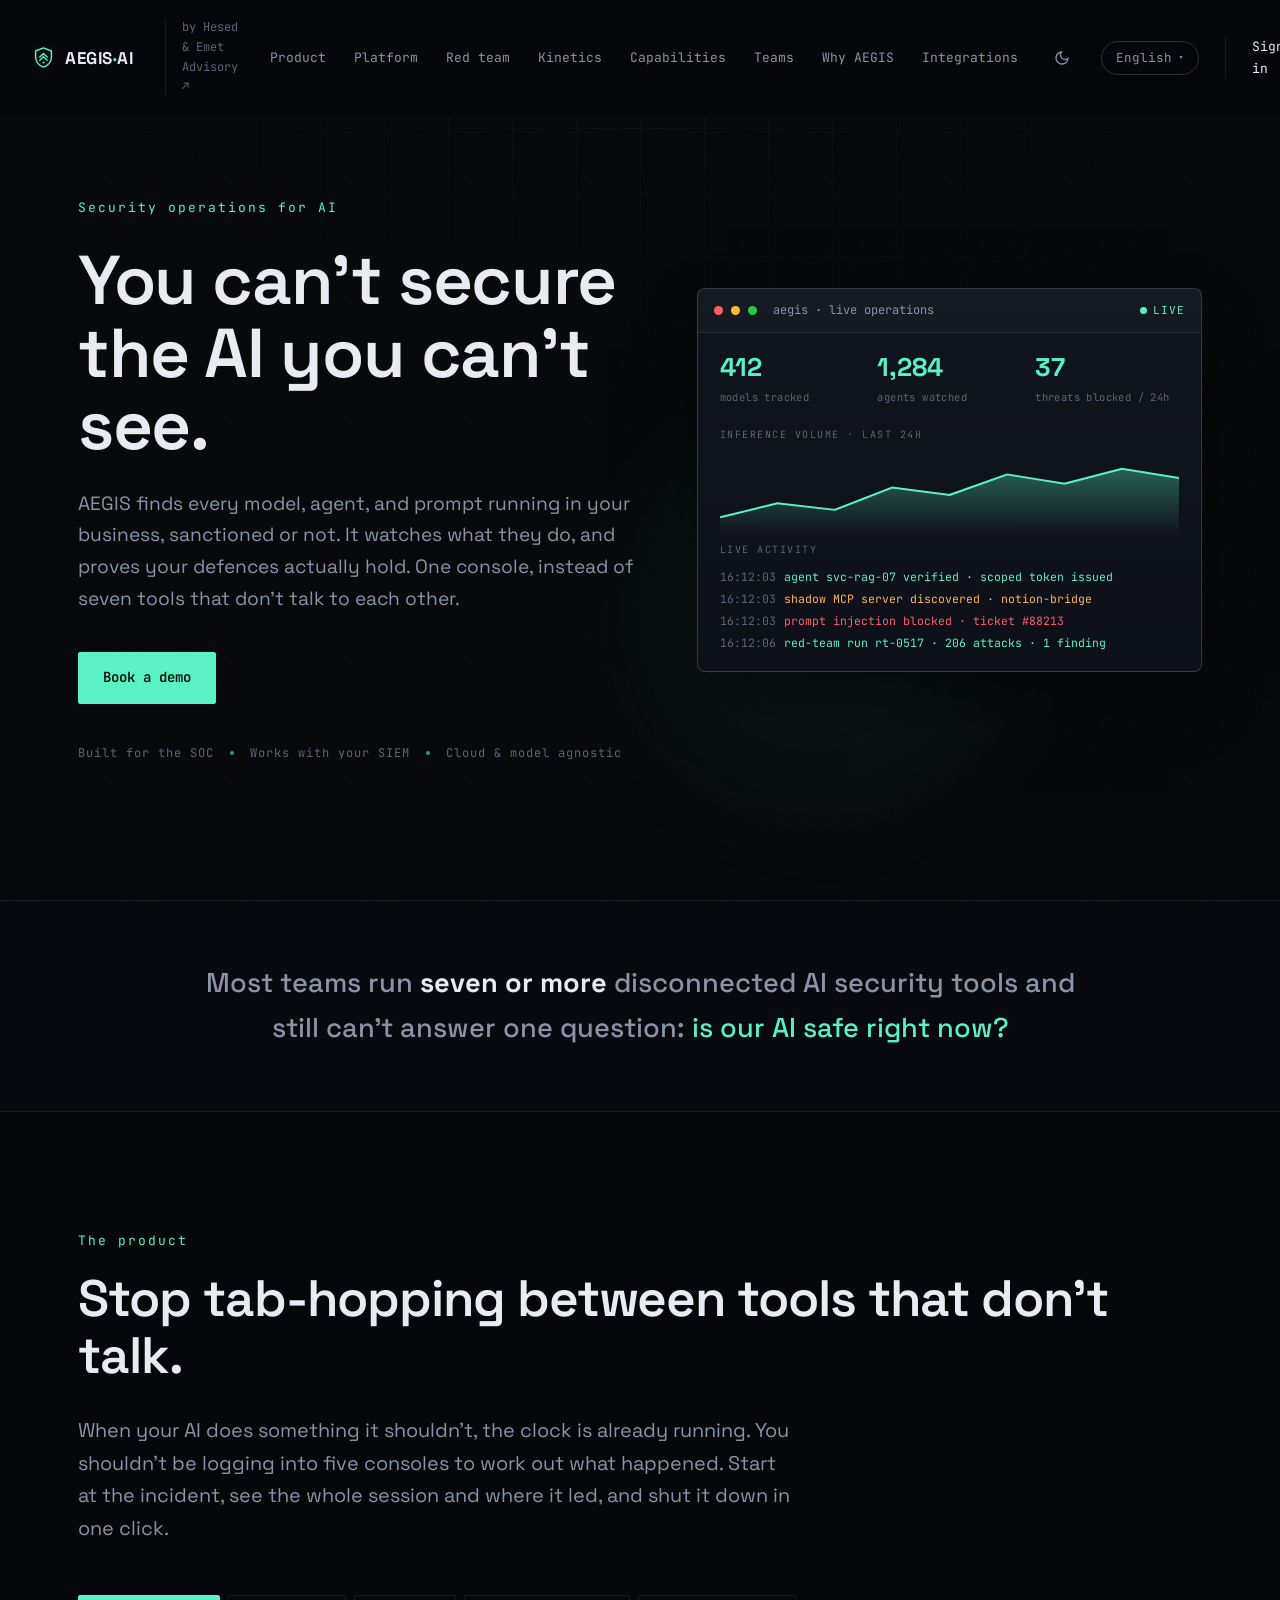
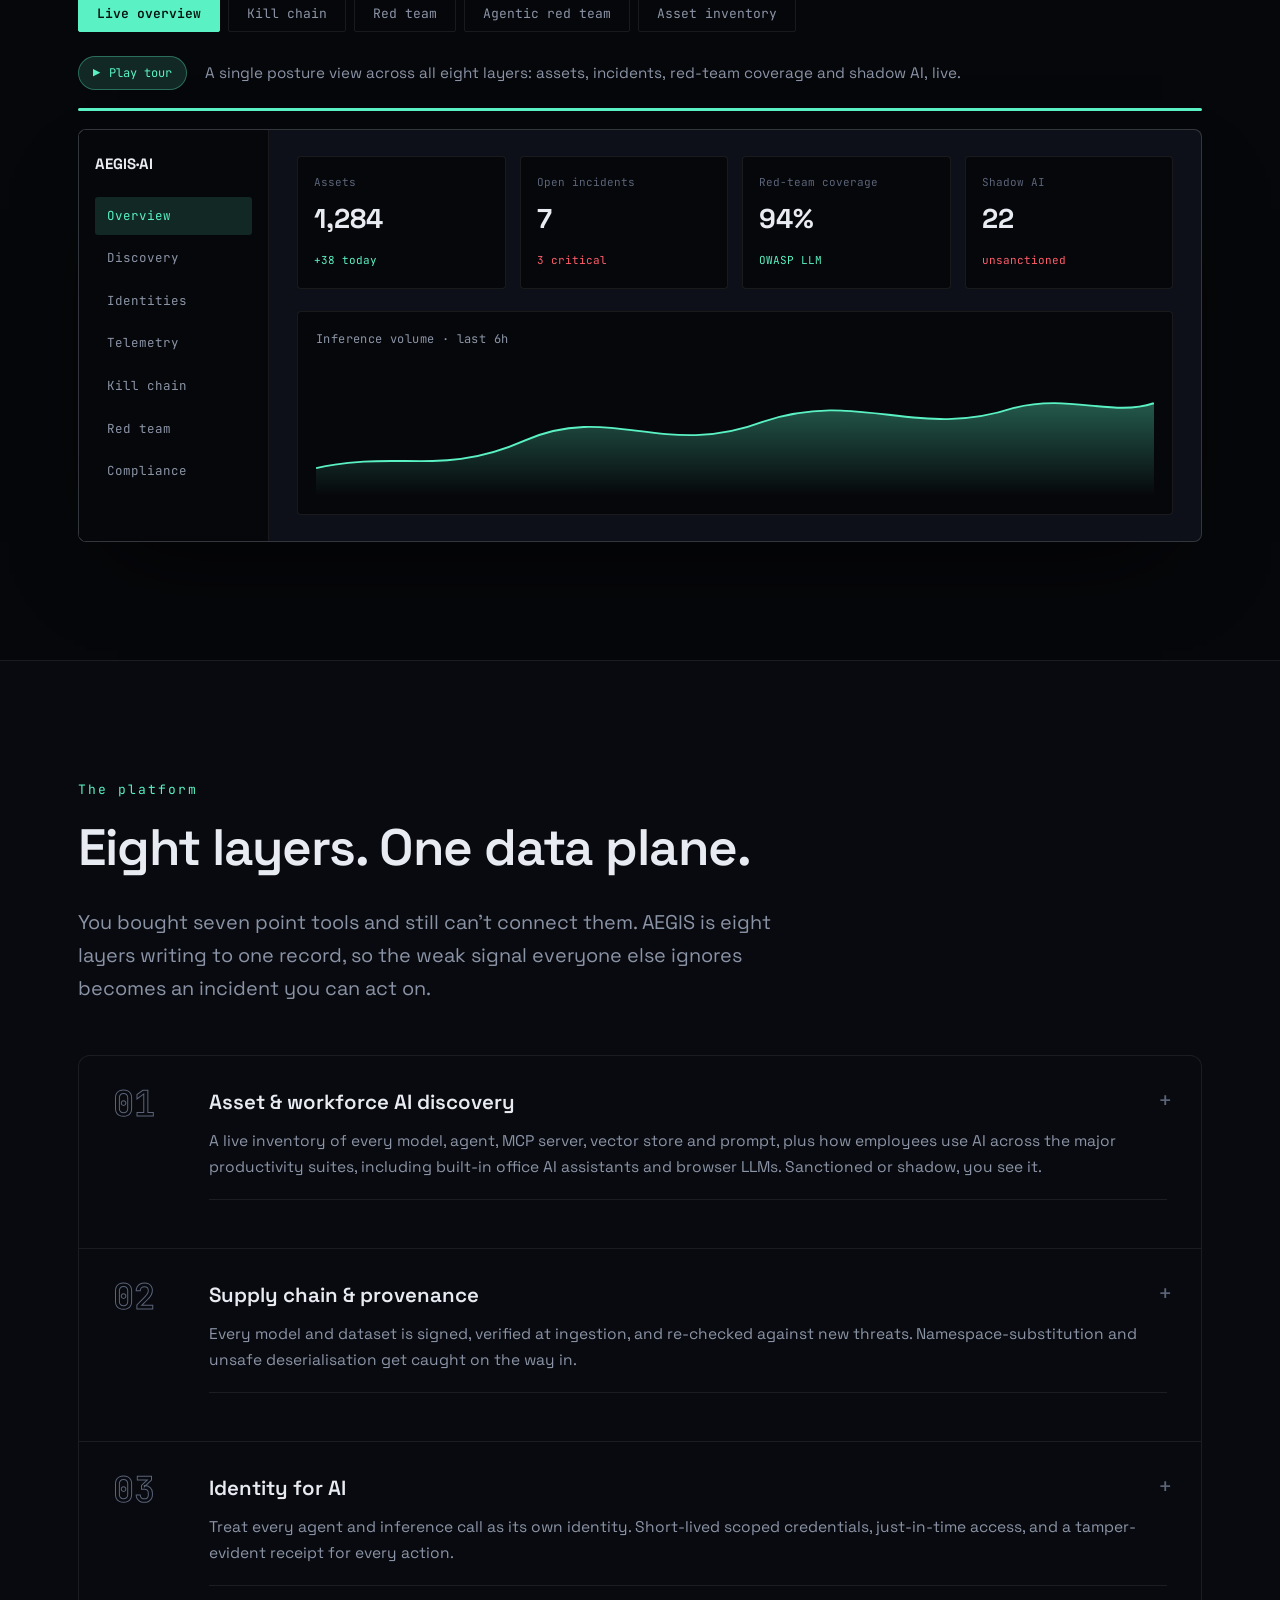
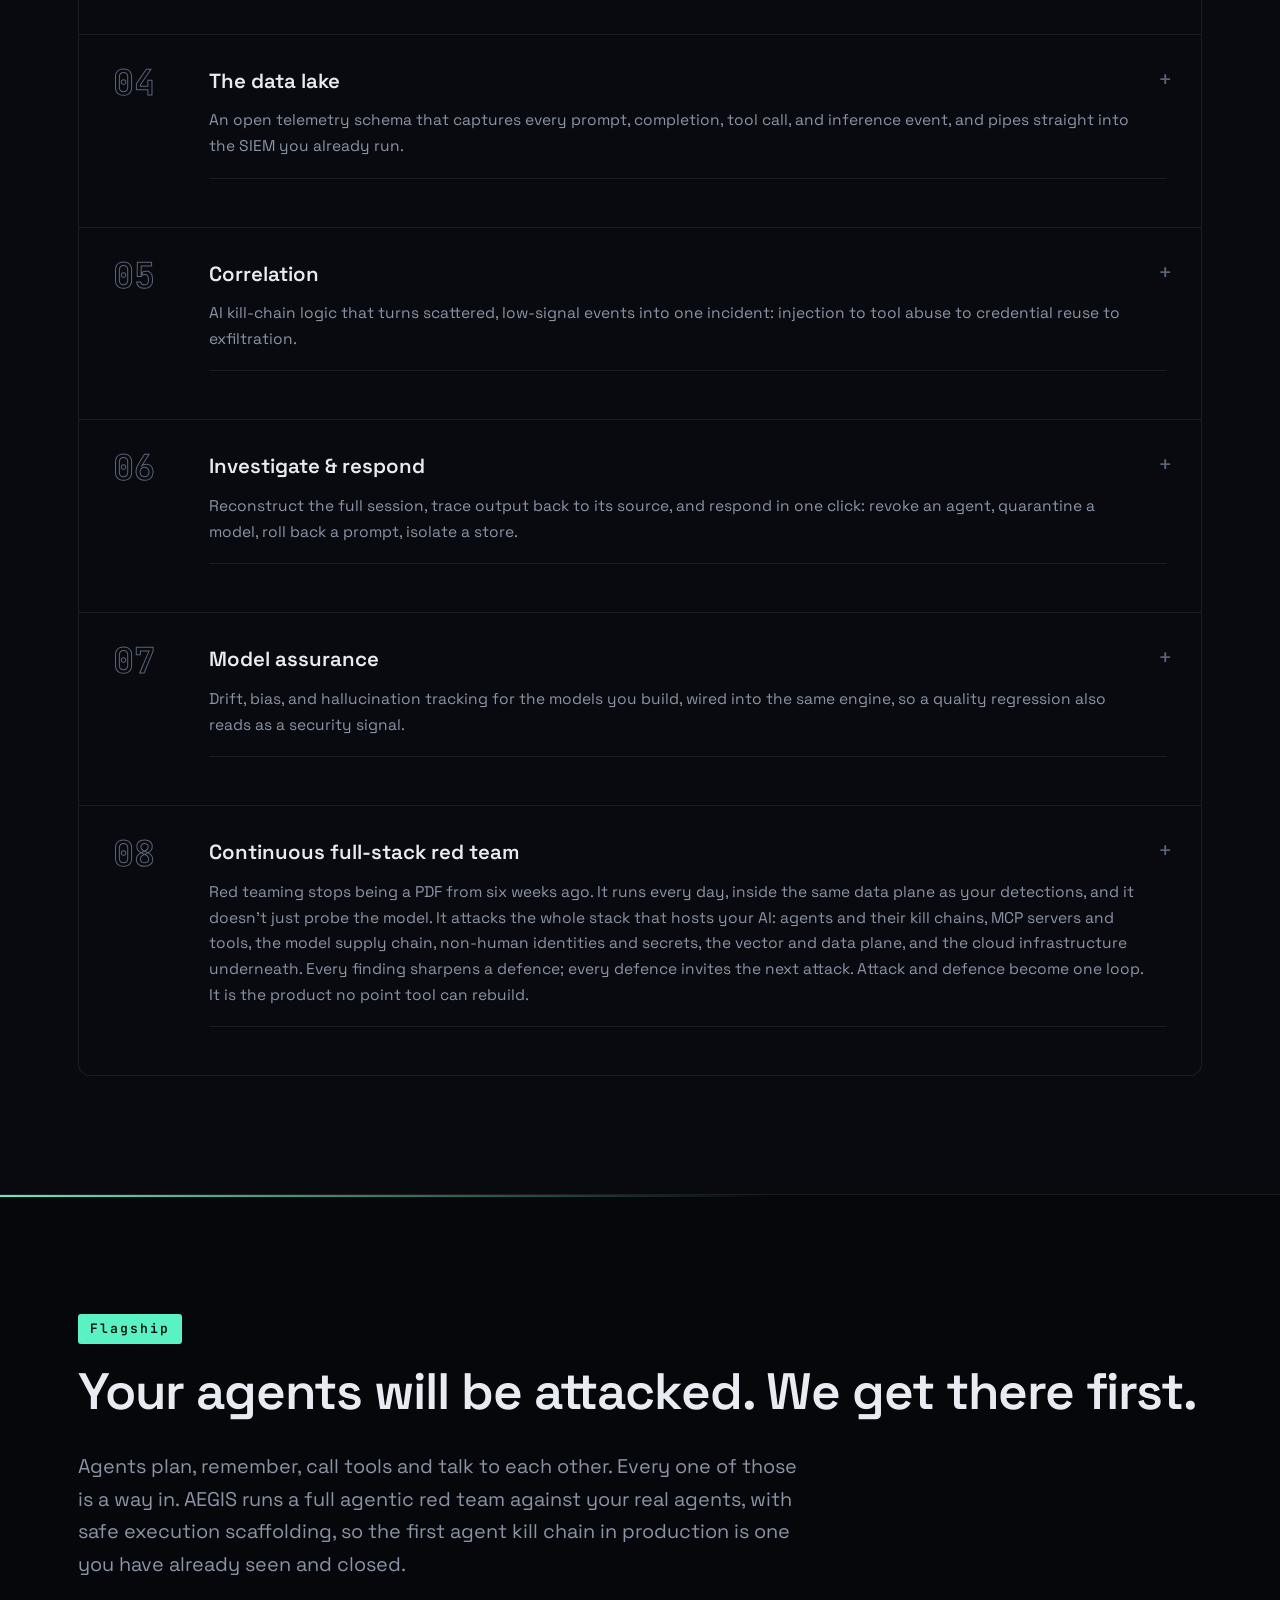
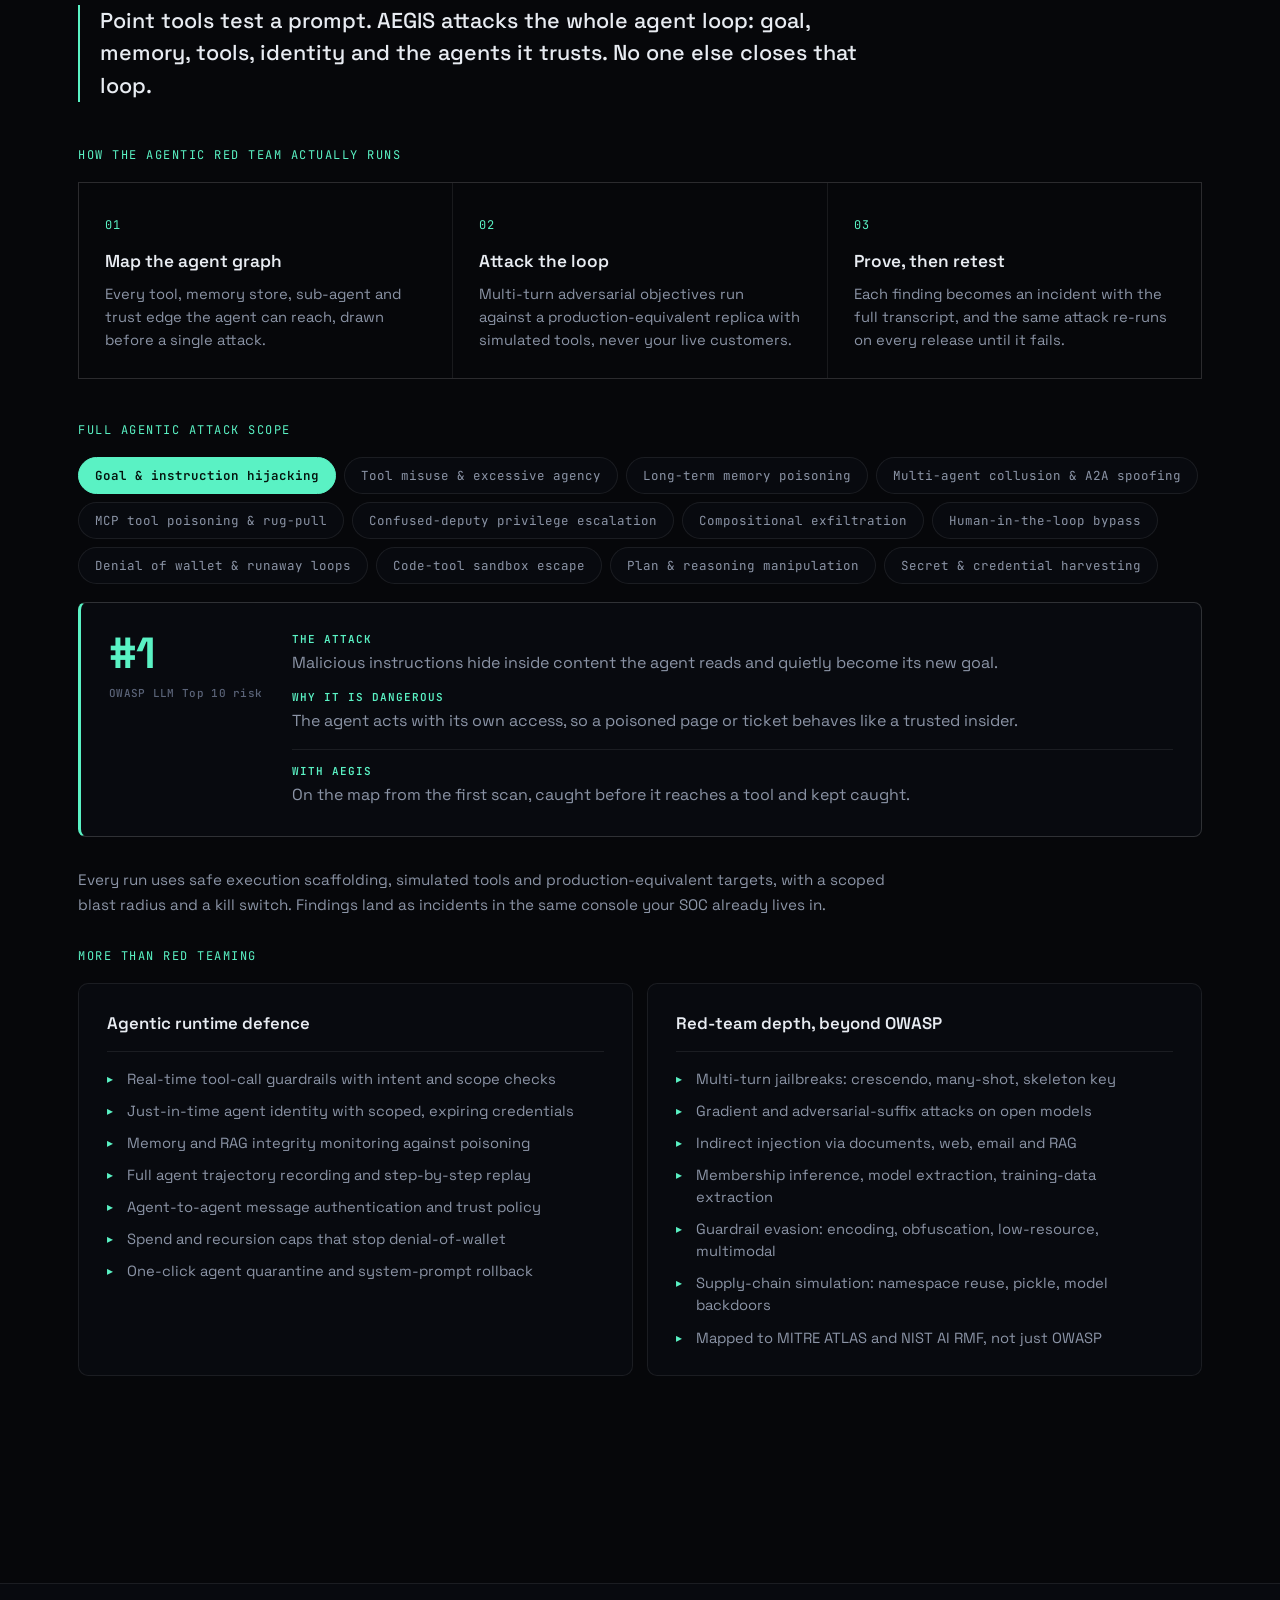
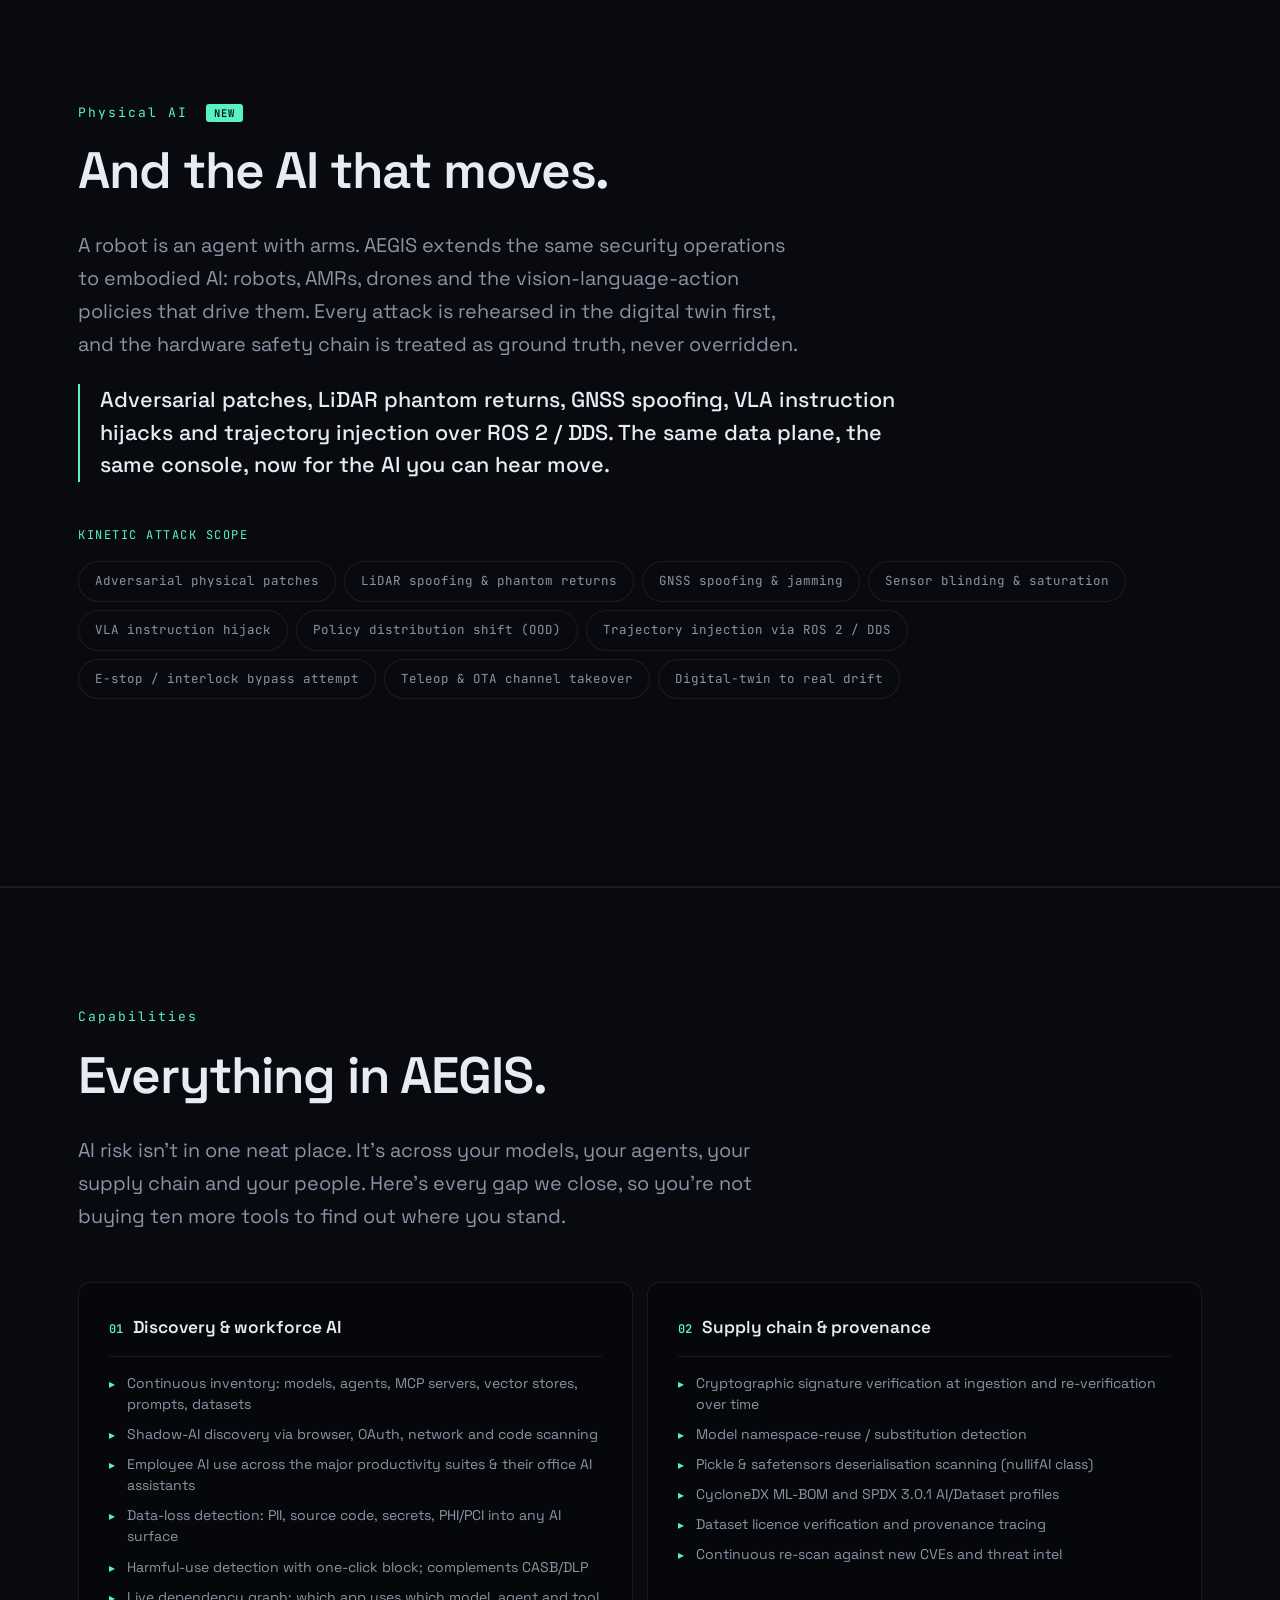
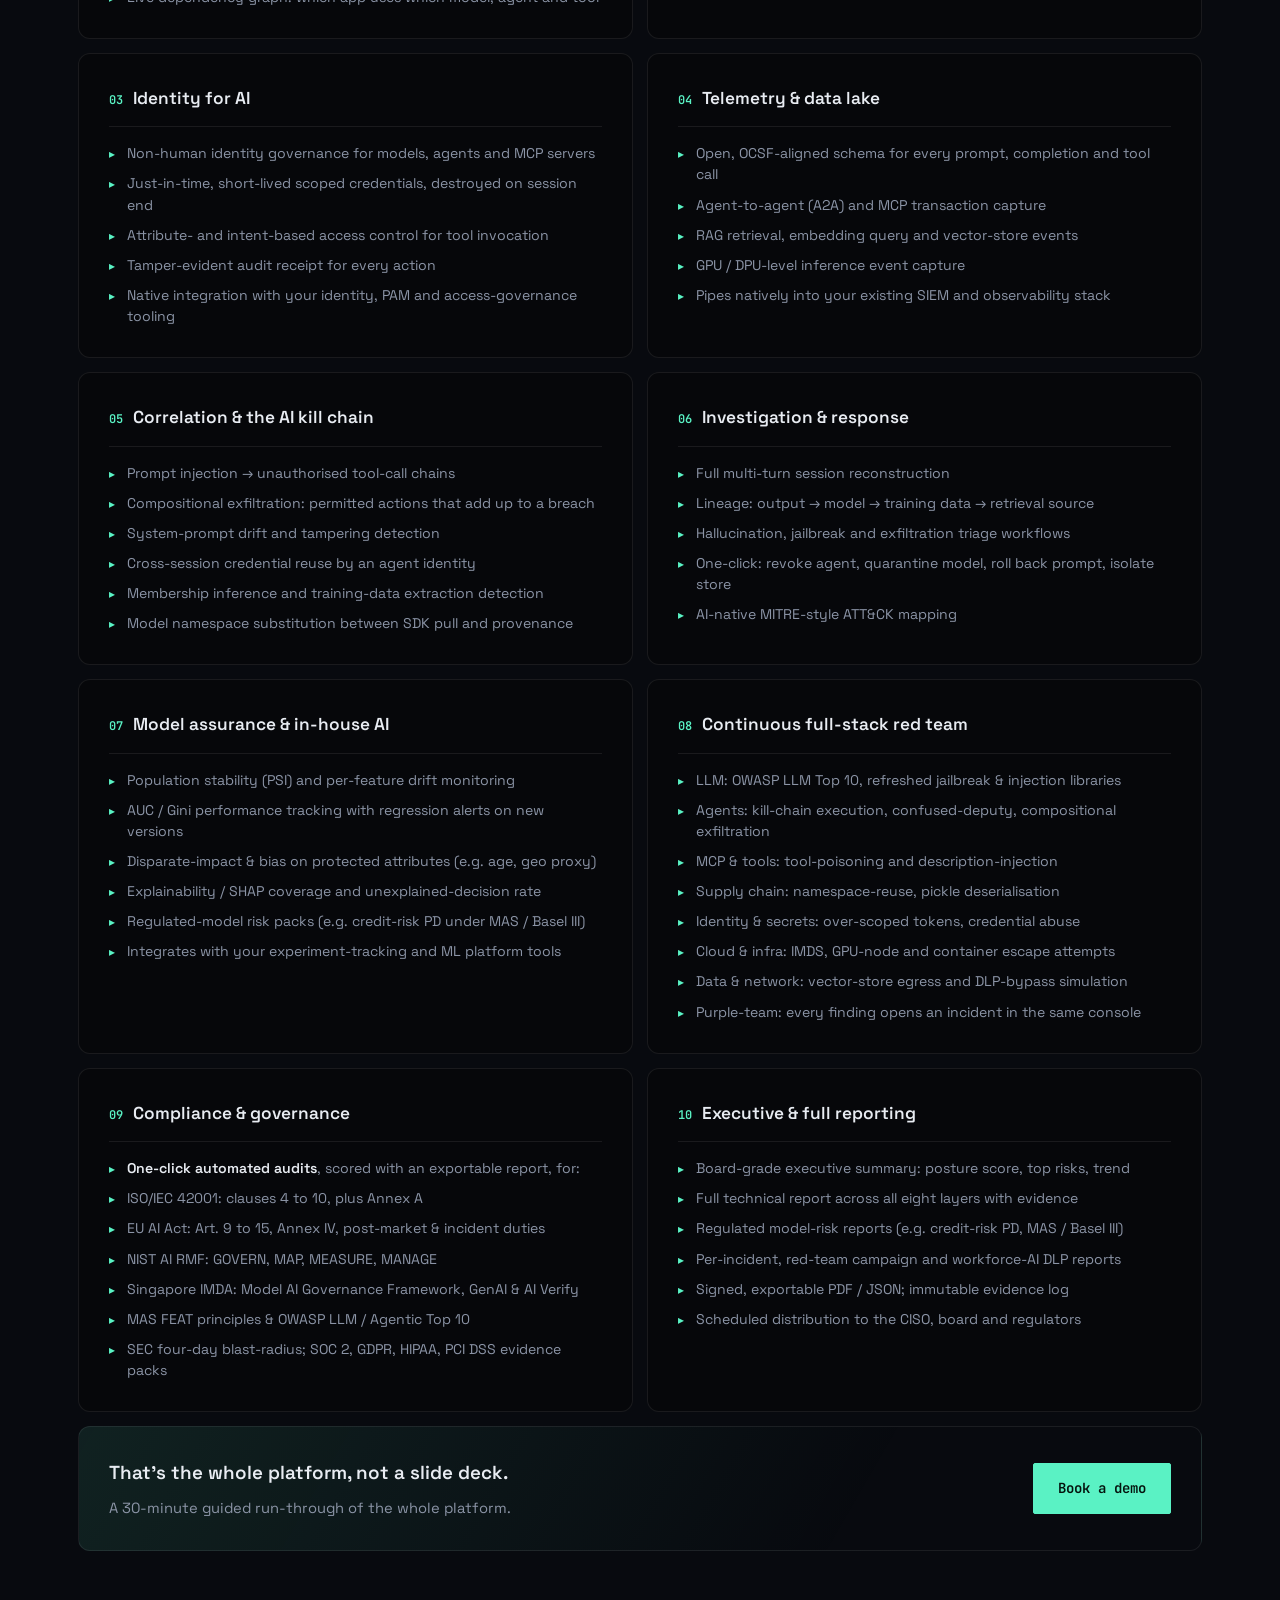
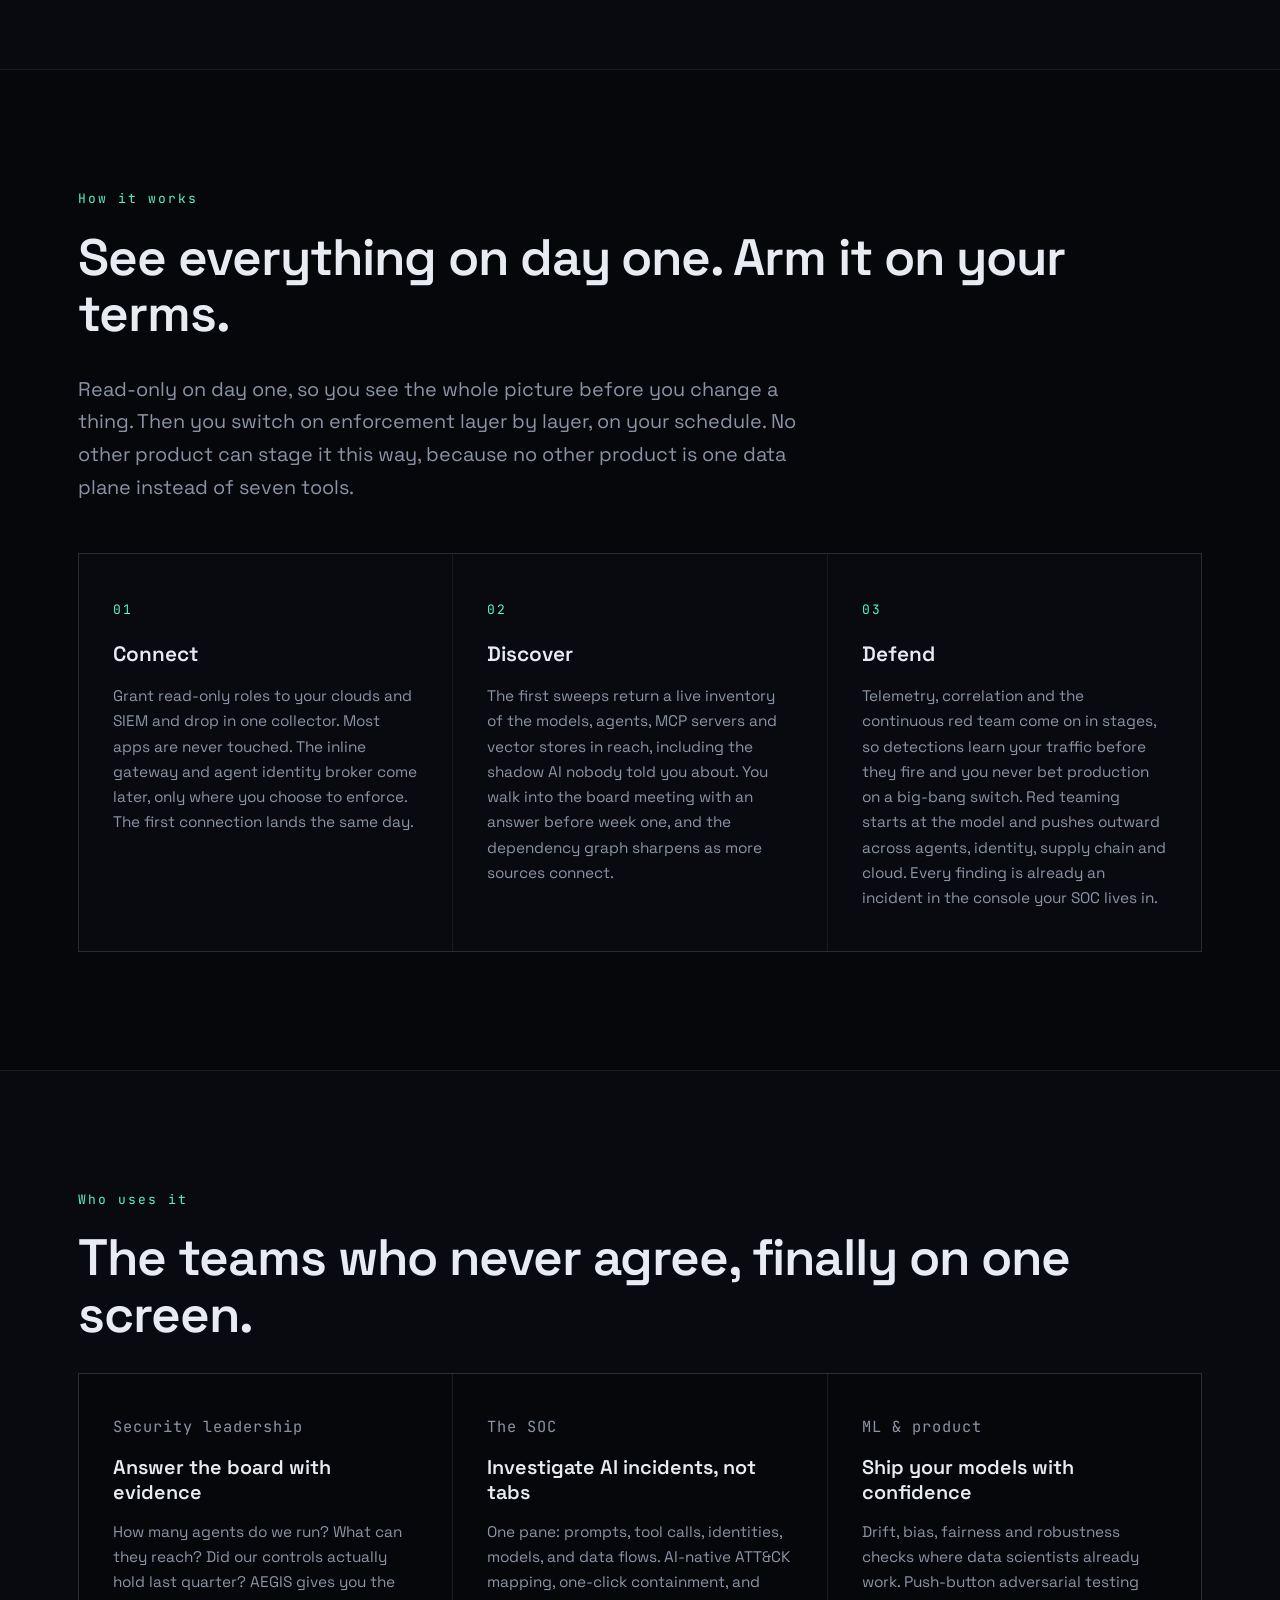
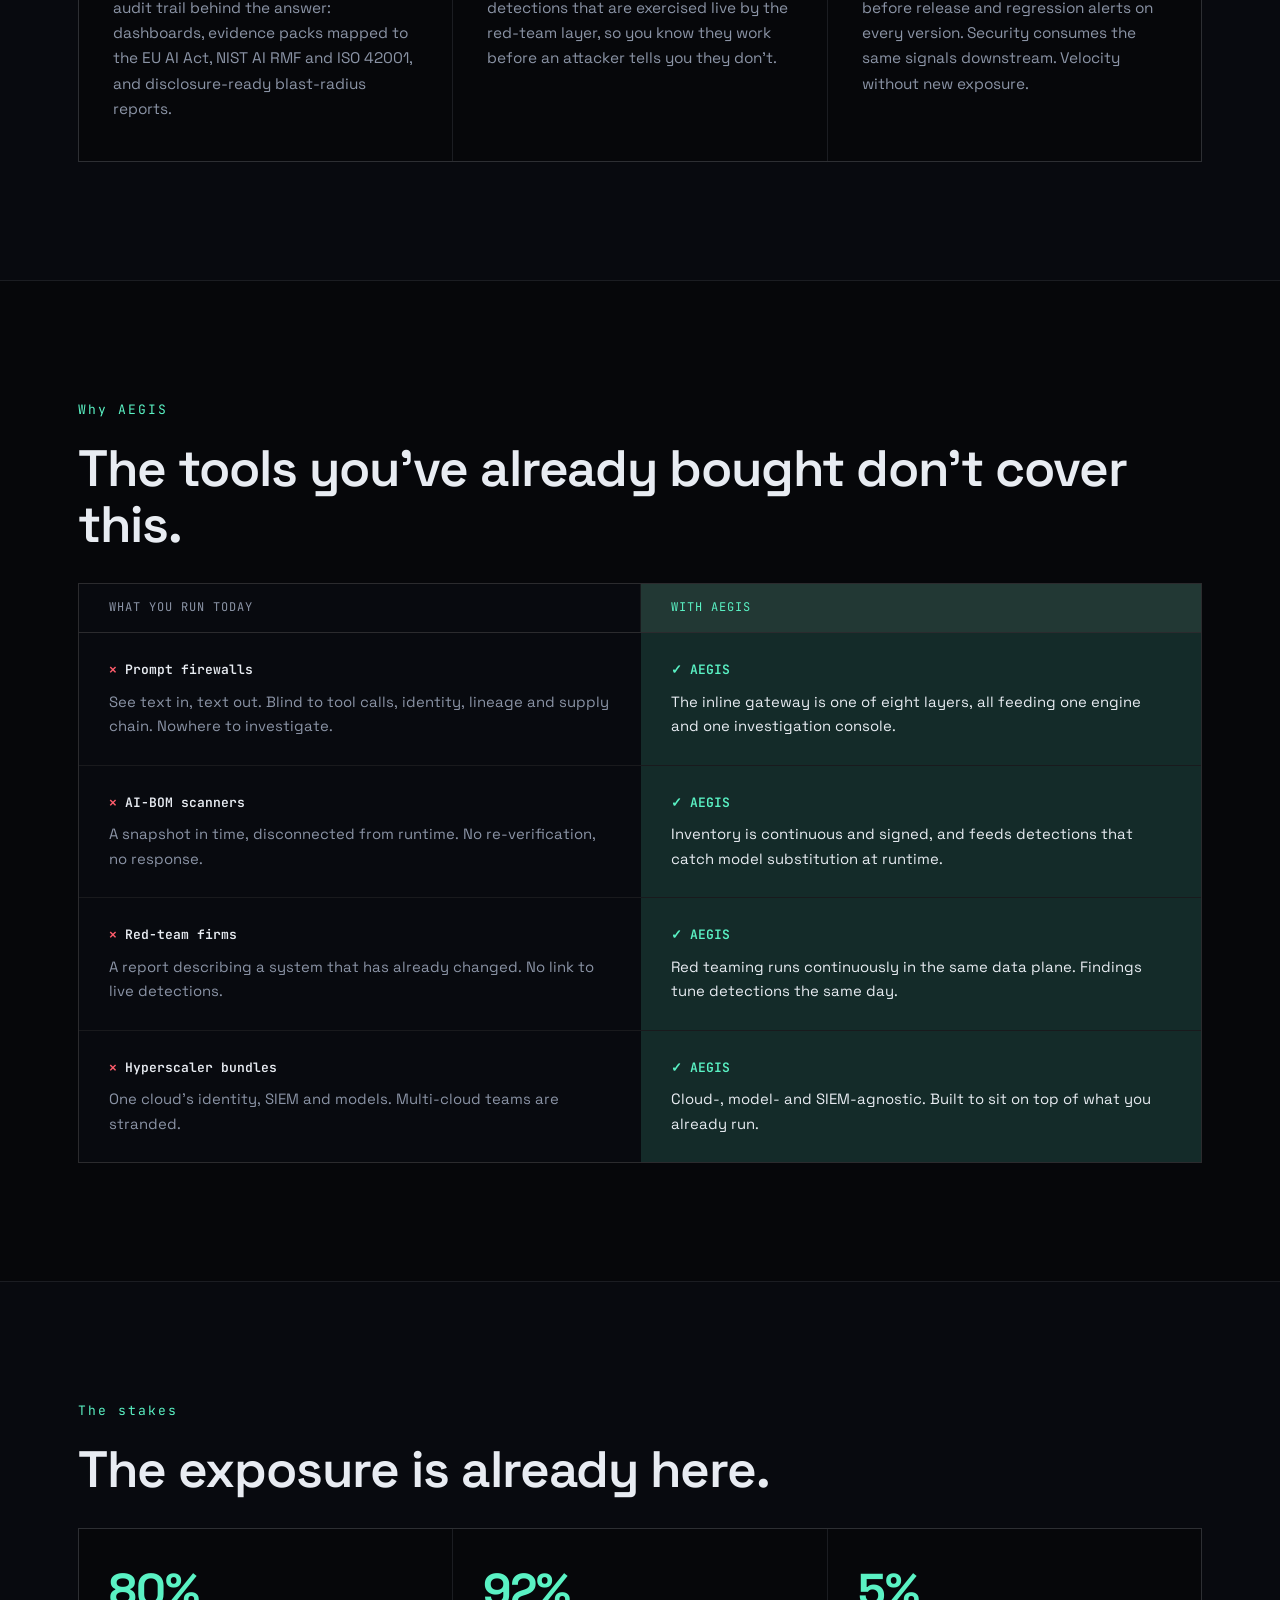
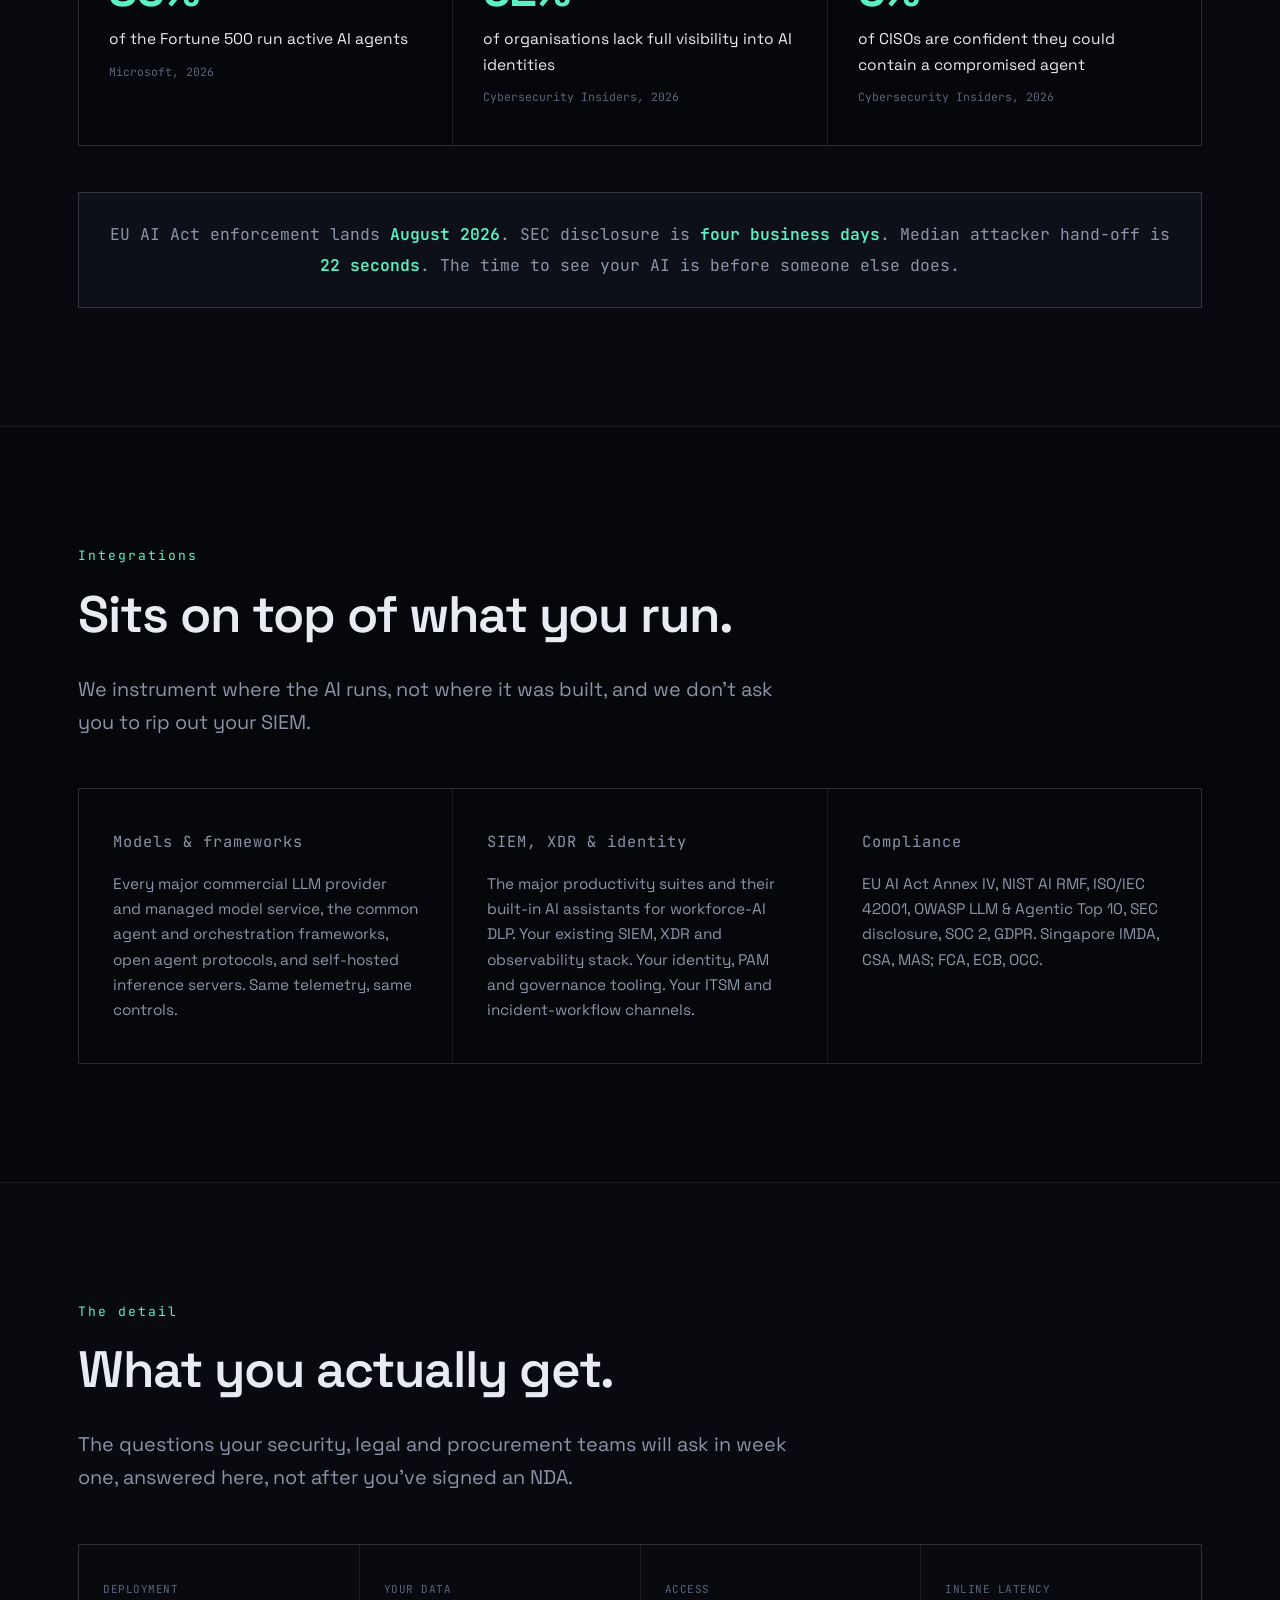
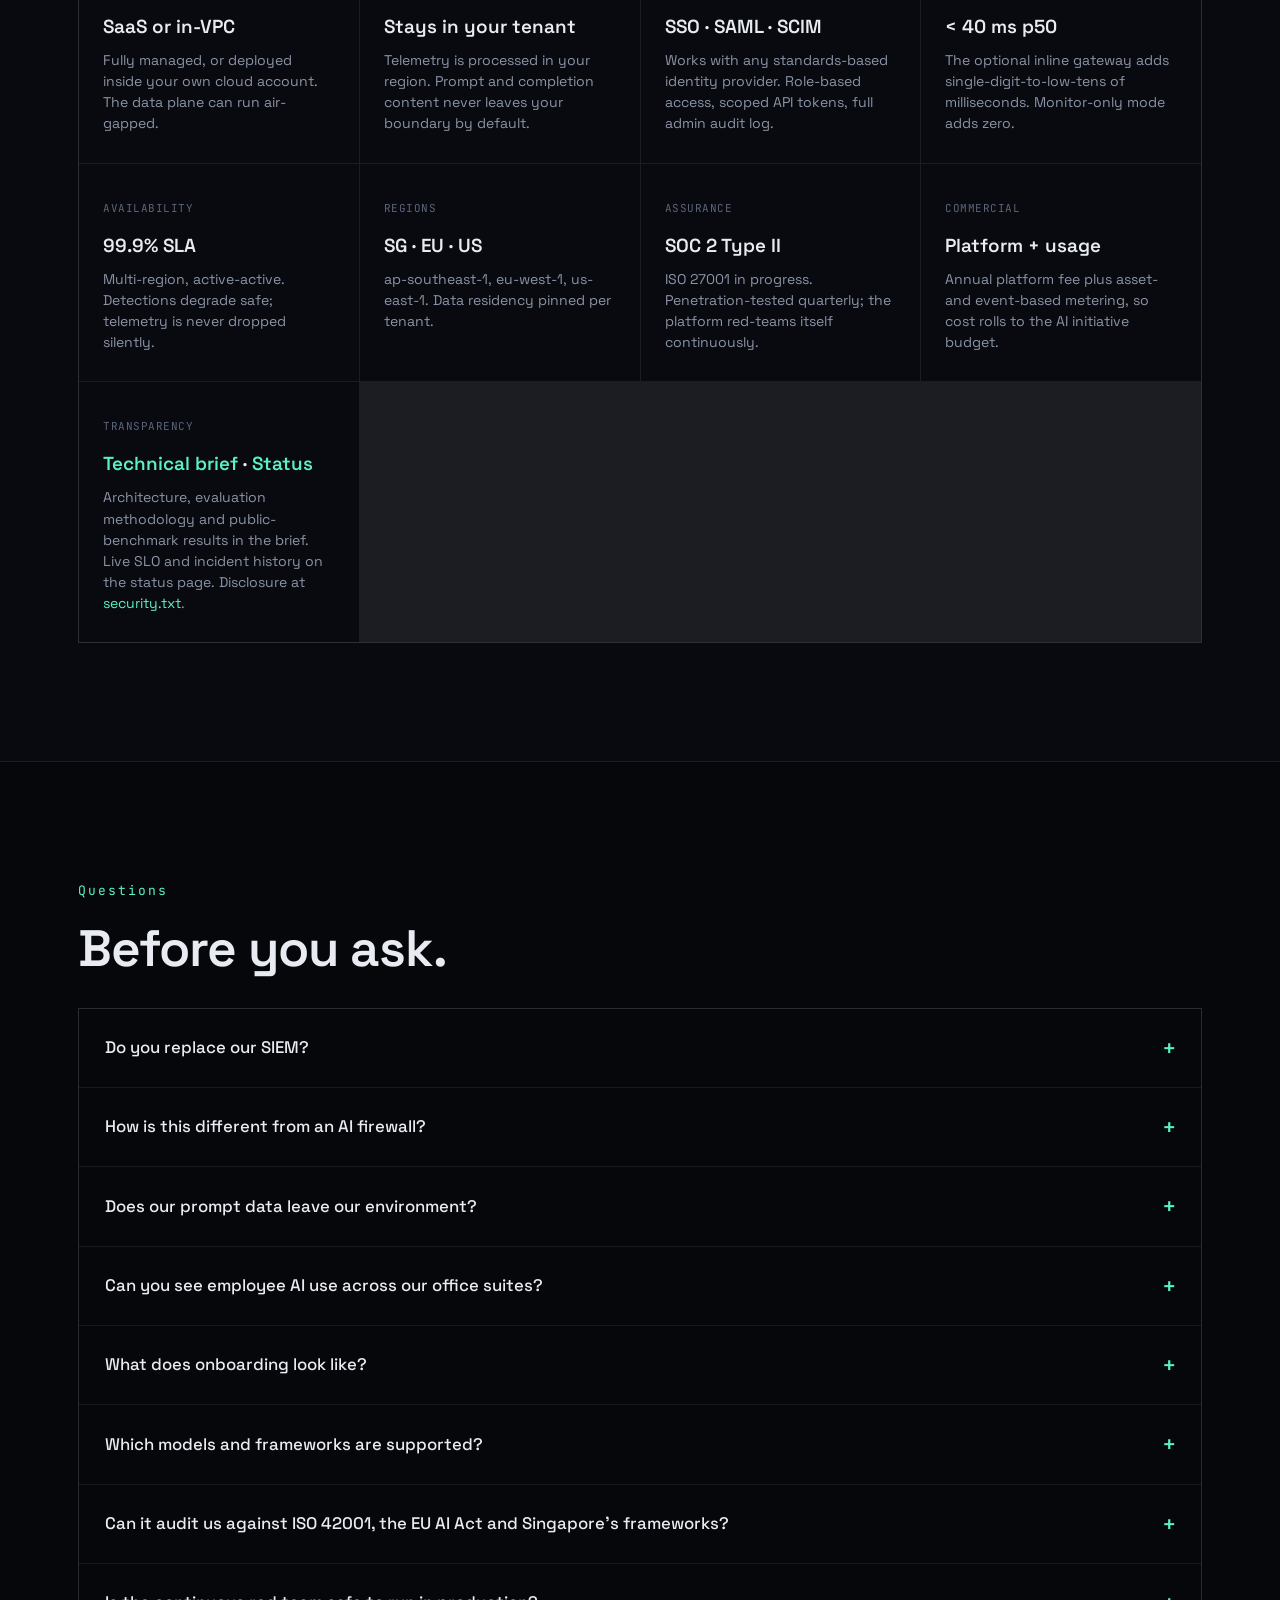
<file: index.html>
<!DOCTYPE html>
<html lang="en">
<head>
<meta charset="UTF-8" />
<meta name="viewport" content="width=device-width, initial-scale=1" />
<title>AEGIS·AI · Security operations for AI</title>
<meta name="description" content="AEGIS·AI is the security operations platform for AI. Discover every model and agent, govern non-human identities, watch every prompt and tool call, and red-team your defences continuously, from one console." />
<meta name="theme-color" content="#06070a" />
<meta property="og:title" content="AEGIS·AI · Security operations for AI" />
<meta property="og:description" content="One console for the whole AI stack. Discover, govern, monitor, and red-team, continuously." />
<meta property="og:type" content="website" />
<link rel="canonical" href="https://aegis.hesedemet.asia/" />
<meta name="robots" content="index, follow, max-image-preview:large, max-snippet:-1" />
<meta name="author" content="Hesed & Emet Advisory Pte Ltd" />
<meta name="keywords" content="AI security, AI security operations, AI-SOC, LLM security, agent security, non-human identity, AI red teaming, AI governance, ISO 42001, EU AI Act, NIST AI RMF, MAS FEAT, Singapore IMDA, shadow AI, AI SIEM" />
<meta property="og:site_name" content="AEGIS·AI" />
<meta property="og:url" content="https://aegis.hesedemet.asia/" />
<meta property="og:locale" content="en" />
<meta property="og:locale:alternate" content="zh_Hant" />
<meta property="og:image" content="https://aegis.hesedemet.asia/og.svg" />
<meta name="twitter:card" content="summary_large_image" />
<meta name="twitter:title" content="AEGIS·AI · Security operations for AI" />
<meta name="twitter:description" content="Find every model, agent and prompt running in your business, watch what they do, and prove your defences hold. One console, continuously red-teamed." />
<meta name="twitter:image" content="https://aegis.hesedemet.asia/og.svg" />
<link rel="alternate" hreflang="en" href="https://aegis.hesedemet.asia/" />
<link rel="alternate" hreflang="zh-Hant" href="https://aegis.hesedemet.asia/" />
<link rel="alternate" hreflang="x-default" href="https://aegis.hesedemet.asia/" />
<link rel="sitemap" type="application/xml" href="https://aegis.hesedemet.asia/sitemap.xml" />
<script type="application/ld+json">
{
  "@context": "https://schema.org",
  "@graph": [
    {
      "@type": "Organization",
      "@id": "https://aegis.hesedemet.asia/#org",
      "name": "Hesed & Emet Advisory Pte Ltd",
      "url": "https://www.hesedemet.asia",
      "telephone": "+65 6829 2146",
      "address": {
        "@type": "PostalAddress",
        "streetAddress": "#42-00, Suntec Tower Three, 8 Temasek Blvd",
        "addressLocality": "Singapore",
        "postalCode": "038988",
        "addressCountry": "SG"
      }
    },
    {
      "@type": "WebSite",
      "@id": "https://aegis.hesedemet.asia/#website",
      "url": "https://aegis.hesedemet.asia/",
      "name": "AEGIS·AI",
      "inLanguage": ["en", "zh-Hant", "zh-Hans", "ko"],
      "publisher": { "@id": "https://aegis.hesedemet.asia/#org" }
    },
    {
      "@type": "SoftwareApplication",
      "name": "AEGIS·AI",
      "applicationCategory": "SecurityApplication",
      "operatingSystem": "Web, SaaS, in-VPC",
      "url": "https://aegis.hesedemet.asia/",
      "publisher": { "@id": "https://aegis.hesedemet.asia/#org" },
      "description": "AEGIS·AI is the unified AI Security Operations platform: discover every model, agent and prompt, govern non-human identities, correlate the AI kill chain, run continuous full-stack and agentic AI red teaming, and extend security operations to embodied AI (robots, AMRs, drones and VLA policies). One-click conformity audits for ISO/IEC 42001, the EU AI Act, NIST AI RMF, Singapore IMDA and MAS FEAT.",
      "featureList": "Agentic AI red team, AI Kinetics (physical / embodied AI security), full-stack continuous red team, AI asset and shadow-AI discovery, non-human identity governance, OCSF telemetry data lake, AI kill-chain correlation, investigation and one-click response, model assurance, sensor integrity and VLA policy monitoring, sim-to-real evaluation, one-click compliance audits, executive reporting",
      "offers": { "@type": "Offer", "category": "Annual platform fee plus asset- and event-based usage" }
    },
    {
      "@type": "FAQPage",
      "mainEntity": [
        { "@type": "Question", "name": "Do you replace our SIEM?", "acceptedAnswer": { "@type": "Answer", "text": "No. AEGIS is built to sit on top of the SIEM you already run. We make it AI-fluent and feed it correlated incidents in OCSF." } },
        { "@type": "Question", "name": "How is this different from an AI firewall?", "acceptedAnswer": { "@type": "Answer", "text": "A prompt firewall sees text in and text out. AEGIS also sees tool calls, agent identity, model lineage and supply chain, and correlates them. The gateway is one of eight layers, not the whole product." } },
        { "@type": "Question", "name": "Does our prompt data leave our environment?", "acceptedAnswer": { "@type": "Answer", "text": "Not by default. The data plane runs in your region or your VPC. You choose what is redacted before anything is stored, and content can stay entirely in your tenant." } },
        { "@type": "Question", "name": "Can it audit us against ISO 42001, the EU AI Act and Singapore's frameworks?", "acceptedAnswer": { "@type": "Answer", "text": "Yes. AEGIS runs one-click, scored conformity audits for ISO/IEC 42001, the EU AI Act, NIST AI RMF, the Singapore IMDA Model AI Governance Framework, MAS FEAT and OWASP, each control mapped to live platform evidence with findings, remediation and an exportable report." } }
      ]
    }
  ]
}
</script>
<link rel="preconnect" href="https://fonts.googleapis.com" />
<link rel="preconnect" href="https://fonts.gstatic.com" crossorigin />
<link href="https://fonts.googleapis.com/css2?family=Space+Grotesk:wght@400;500;600;700&family=JetBrains+Mono:wght@400;500;600&display=swap" rel="stylesheet" />
<link rel="stylesheet" href="styles.css?v=11" />
<style>
/* critical: language dropdown ships with the HTML so it can't desync from cached CSS */
.lang-dd{position:relative}
.lang-tg{height:34px;padding:0 14px;display:flex;align-items:center;gap:6px;border:1px solid rgba(255,255,255,.16);border-radius:18px;background:transparent;color:#8b94a6;cursor:pointer;font-family:'JetBrains Mono',monospace;font-size:12.5px;white-space:nowrap;transition:.2s}
.lang-tg:hover{color:#5af2c4;border-color:#5af2c4}
.lang-caret{font-size:10px;transition:transform .2s}
.lang-dd.open .lang-caret{transform:rotate(180deg)}
.lang-menu{position:absolute;right:0;top:calc(100% + 8px);min-width:150px;list-style:none;margin:0;padding:6px;background:#0d1018;border:1px solid rgba(255,255,255,.16);border-radius:8px;box-shadow:0 18px 40px -16px rgba(0,0,0,.6);opacity:0;visibility:hidden;transform:translateY(-6px);transition:opacity .18s,transform .18s,visibility .18s;z-index:70}
.lang-dd.open .lang-menu{opacity:1;visibility:visible;transform:none}
.lang-menu li{font-family:'JetBrains Mono',monospace;font-size:13px;color:#8b94a6;padding:9px 12px;border-radius:5px;cursor:pointer;transition:.15s}
.lang-menu li:hover{color:#e8ecf2;background:rgba(255,255,255,.06)}
.lang-menu li[aria-selected="true"]{color:#5af2c4;background:rgba(90,242,196,.14)}
html[data-theme="light"] .lang-menu{background:#fff}
</style>
<link rel="icon" href="data:image/svg+xml,%3Csvg xmlns='http://www.w3.org/2000/svg' viewBox='0 0 32 32' fill='none' stroke='%235af2c4' stroke-width='2' stroke-linejoin='round' stroke-linecap='round'%3E%3Cpath d='M16 2.6 27 6.9V14.8C27 21.8 22.4 26.9 16 29.4 9.6 26.9 5 21.8 5 14.8V6.9Z'/%3E%3Cpath d='M10.8 15.4 16 10.6l5.2 4.8'/%3E%3Cpath d='M10.8 19.8 16 15l5.2 4.8'/%3E%3Ccircle cx='16' cy='22.8' r='1.4' fill='%235af2c4' stroke='none'/%3E%3C/svg%3E" />
<script>try{var t=localStorage.getItem("aegis_theme");if(t)document.documentElement.dataset.theme=t;}catch(e){}</script>
</head>
<body>
<div class="grid-bg" aria-hidden="true"></div>
<div class="noise" aria-hidden="true"></div>

<header class="nav" id="nav">
  <a class="brand" href="#top" aria-label="AEGIS AI home">
    <span class="brand-mark" aria-hidden="true">
      <svg viewBox="0 0 32 32" width="23" height="23" fill="none" stroke="currentColor" stroke-width="2" stroke-linejoin="round" stroke-linecap="round"><path d="M16 2.6 27 6.9V14.8C27 21.8 22.4 26.9 16 29.4 9.6 26.9 5 21.8 5 14.8V6.9Z"/><path d="M10.8 15.4 16 10.6l5.2 4.8"/><path d="M10.8 19.8 16 15l5.2 4.8"/><circle cx="16" cy="22.8" r="1.4" fill="currentColor" stroke="none"/></svg>
    </span>
    <span class="brand-text">AEGIS<span class="dot">·</span>AI</span>
  </a>
  <a class="nav-parent" href="https://www.hesedemet.asia" target="_blank" rel="noopener">by Hesed &amp; Emet Advisory ↗</a>
  <nav class="nav-links" aria-label="Primary">
    <a href="#product">Product</a>
    <a href="#platform">Platform</a>
    <a href="#agentic">Red team</a>
    <a href="#kinetics">Kinetics</a>
    <a href="#capabilities">Capabilities</a>
    <a href="#teams">Teams</a>
    <a href="#why">Why AEGIS</a>
    <a href="#integrations">Integrations</a>
  </nav>
  <div class="nav-cta">
    <button class="theme-tg" id="themeTg" aria-label="Toggle dark or light theme" title="Toggle theme">
      <svg class="t-moon" viewBox="0 0 24 24" width="16" height="16" fill="none" stroke="currentColor" stroke-width="2"><path d="M21 12.8A9 9 0 1 1 11.2 3 7 7 0 0 0 21 12.8Z"/></svg>
      <svg class="t-sun" viewBox="0 0 24 24" width="16" height="16" fill="none" stroke="currentColor" stroke-width="2"><circle cx="12" cy="12" r="4"/><path d="M12 2v2M12 20v2M4 12H2M22 12h-2M5 5l1.5 1.5M17.5 17.5 19 19M19 5l-1.5 1.5M6.5 17.5 5 19"/></svg>
    </button>
    <div class="lang-dd" id="langDd">
      <button class="lang-tg" id="langBtn" aria-haspopup="listbox" aria-expanded="false" aria-label="Select language">English <span class="lang-caret" aria-hidden="true">▾</span></button>
      <ul class="lang-menu" role="listbox" aria-label="Language">
        <li role="option" data-lang="en">English</li>
        <li role="option" data-lang="zh-Hant">繁體中文</li>
        <li role="option" data-lang="zh-Hans">简体中文</li>
        <li role="option" data-lang="ko">한국어</li>
      </ul>
    </div>
    <a href="login.html" class="nav-login">Sign in</a>
    <a href="#demo" class="btn btn-sm">Book a demo</a>
  </div>
  <button class="nav-toggle" id="navToggle" aria-label="Toggle menu" aria-expanded="false">
    <span></span><span></span><span></span>
  </button>
</header>

<main id="top">

  <!-- HERO -->
  <section class="hero">
    <div class="wrap hero-grid">
      <div class="hero-copy">
        <p class="kicker reveal">Security operations for AI</p>
        <h1 class="hero-title reveal">
          You can't secure the AI you can't see.
        </h1>
        <p class="hero-sub reveal">
          AEGIS finds every model, agent, and prompt running in your business,
          sanctioned or not. It watches what they do, and proves your defences
          actually hold. One console, instead of seven tools that don't talk to each other.
        </p>
        <div class="hero-cta reveal">
          <a href="#demo" class="btn btn-primary">Book a demo</a>
        </div>
        <div class="hero-trust reveal">
          <span>Built for the SOC</span><i></i>
          <span>Works with your SIEM</span><i></i>
          <span>Cloud &amp; model agnostic</span>
        </div>
      </div>

      <div class="hero-visual reveal" aria-hidden="true">
        <div class="console-mock">
          <div class="cm-bar">
            <span class="cm-dot"></span><span class="cm-dot"></span><span class="cm-dot"></span>
            <span class="cm-title">aegis · live operations</span>
            <span class="cm-live"><i></i> LIVE</span>
          </div>
          <div class="cm-body">
            <div class="cm-stats">
              <div><b id="hModels">0</b><small>models tracked</small></div>
              <div><b id="hAgents">0</b><small>agents watched</small></div>
              <div><b id="hThreats">0</b><small>threats blocked / 24h</small></div>
            </div>
            <div class="cm-cap">Inference volume · last 24h</div>
            <svg class="cm-chart" viewBox="0 0 320 90" preserveAspectRatio="none">
              <defs>
                <linearGradient id="g1" x1="0" y1="0" x2="0" y2="1">
                  <stop offset="0" stop-color="#5af2c4" stop-opacity=".35"/>
                  <stop offset="1" stop-color="#5af2c4" stop-opacity="0"/>
                </linearGradient>
              </defs>
              <path class="cm-area" d="M0,70 L40,55 L80,62 L120,38 L160,46 L200,24 L240,34 L280,18 L320,28 L320,90 L0,90 Z" fill="url(#g1)"/>
              <path class="cm-line" d="M0,70 L40,55 L80,62 L120,38 L160,46 L200,24 L240,34 L280,18 L320,28" fill="none" stroke="#5af2c4" stroke-width="2"/>
            </svg>
            <div class="cm-cap">Live activity</div>
            <div class="cm-feed" id="hFeed"></div>
          </div>
        </div>
      </div>
    </div>
  </section>

  <!-- LOGO / PROBLEM STRIP -->
  <section class="strip">
    <div class="wrap">
      <p class="strip-line reveal">
        Most teams run <b>seven or more</b> disconnected AI security tools and still
        can't answer one question: <em>is our AI safe right now?</em>
      </p>
    </div>
  </section>

  <!-- PRODUCT PREVIEW -->
  <section class="section" id="product">
    <div class="wrap">
      <p class="sec-label reveal">The product</p>
      <h2 class="sec-title reveal">Stop tab-hopping between tools that don't talk.</h2>
      <p class="lede reveal">
        When your AI does something it shouldn't, the clock is already running. You shouldn't be
        logging into five consoles to work out what happened. Start at the incident, see the
        whole session and where it led, and shut it down in one click.
      </p>

      <div class="tabs reveal" id="prodTabs">
        <button class="tab active" data-tab="overview">Live overview</button>
        <button class="tab" data-tab="killchain">Kill chain</button>
        <button class="tab" data-tab="redteam">Red team</button>
        <button class="tab" data-tab="agentic">Agentic red team</button>
        <button class="tab" data-tab="assets">Asset inventory</button>
      </div>

      <div class="tour reveal" id="tour">
        <button class="tour-btn" id="tourBtn" aria-label="Pause tour">
          <span class="t-pause">❚❚</span><span class="t-play">▶</span>
          <em id="tourState">Auto-tour</em>
        </button>
        <p class="tour-cap" id="tourCap">A single posture view across all eight layers: assets, incidents, red-team coverage and shadow AI, live.</p>
        <div class="tour-prog"><i id="tourBar"></i></div>
      </div>

      <div class="shot reveal">
        <!-- OVERVIEW -->
        <figure class="shot-pane active" data-pane="overview">
          <div class="ui">
            <div class="ui-side">
              <span class="ui-logo">AEGIS·AI</span>
              <i class="on">Overview</i><i>Discovery</i><i>Identities</i><i>Telemetry</i><i>Kill chain</i><i>Red team</i><i>Compliance</i>
            </div>
            <div class="ui-main">
              <div class="ui-row">
                <div class="ui-kpi"><span>Assets</span><b>1,284</b><em class="up">+38 today</em></div>
                <div class="ui-kpi"><span>Open incidents</span><b>7</b><em class="down">3 critical</em></div>
                <div class="ui-kpi"><span>Red-team coverage</span><b>94%</b><em class="up">OWASP LLM</em></div>
                <div class="ui-kpi"><span>Shadow AI</span><b>22</b><em class="down">unsanctioned</em></div>
              </div>
              <div class="ui-panel">
                <div class="ui-panel-h">Inference volume · last 6h</div>
                <svg viewBox="0 0 600 140" preserveAspectRatio="none" class="ui-graph">
                  <path d="M0,110 C60,90 90,120 150,80 C210,40 250,100 320,60 C390,25 430,80 500,45 C540,30 570,55 600,40 L600,140 L0,140 Z" fill="url(#g1)"/>
                  <path d="M0,110 C60,90 90,120 150,80 C210,40 250,100 320,60 C390,25 430,80 500,45 C540,30 570,55 600,40" fill="none" stroke="#5af2c4" stroke-width="2"/>
                </svg>
              </div>
            </div>
          </div>
        </figure>
        <!-- KILL CHAIN -->
        <figure class="shot-pane" data-pane="killchain">
          <div class="ui">
            <div class="ui-side">
              <span class="ui-logo">AEGIS·AI</span>
              <i>Overview</i><i>Discovery</i><i>Identities</i><i>Telemetry</i><i class="on">Kill chain</i><i>Red team</i><i>Compliance</i>
            </div>
            <div class="ui-main">
              <div class="ui-panel-h">Multi-stage attack · incident #4471</div>
              <div class="kc">
                <div class="kc-node done"><b>Prompt injection</b><span>via support ticket</span></div>
                <div class="kc-edge"></div>
                <div class="kc-node done"><b>Tool call abused</b><span>internal search API</span></div>
                <div class="kc-edge"></div>
                <div class="kc-node warn"><b>Credential reuse</b><span>agent svc-rag-07</span></div>
                <div class="kc-edge"></div>
                <div class="kc-node crit"><b>Data exfiltration</b><span>blocked by AEGIS</span></div>
              </div>
              <p class="kc-note">Four low-signal events. One correlated incident. Single-tool stacks see none of this.</p>
            </div>
          </div>
        </figure>
        <!-- RED TEAM -->
        <figure class="shot-pane" data-pane="redteam">
          <div class="ui">
            <div class="ui-side">
              <span class="ui-logo">AEGIS·AI</span>
              <i>Overview</i><i>Discovery</i><i>Identities</i><i>Telemetry</i><i>Kill chain</i><i class="on">Red team</i><i>Compliance</i>
            </div>
            <div class="ui-main">
              <div class="ui-panel-h">Continuous full-stack red team · run rt-2026-0517</div>
              <div class="rt-rows">
                <div class="rt-row"><span class="rt-tag pass">PASS</span>LLM · indirect prompt injection · 142 variants</div>
                <div class="rt-row"><span class="rt-tag pass">PASS</span>Agent kill-chain · confused-deputy tool abuse</div>
                <div class="rt-row"><span class="rt-tag fail">FINDING</span>Identity · over-scoped agent token reachable</div>
                <div class="rt-row"><span class="rt-tag pass">PASS</span>Supply chain · model namespace substitution</div>
                <div class="rt-row"><span class="rt-tag pass">PASS</span>Cloud infra · IMDS / GPU node escape attempts</div>
              </div>
              <p class="kc-note">Model, agents, identity, supply chain and the cloud underneath: every finding opens an incident in the same console.</p>
            </div>
          </div>
        </figure>
        <!-- AGENTIC RED TEAM -->
        <figure class="shot-pane" data-pane="agentic">
          <div class="ui">
            <div class="ui-side">
              <span class="ui-logo">AEGIS·AI</span>
              <i>Overview</i><i>Discovery</i><i>Identities</i><i>Telemetry</i><i>Kill chain</i><i class="on">Agentic RT</i><i>Compliance</i>
            </div>
            <div class="ui-main">
              <div class="ui-panel-h">Agentic kill chain · run agt-2026-0517 · target svc-rag-07</div>
              <div class="kc">
                <div class="kc-node done"><b>Goal hijack</b><span>poisoned RAG doc</span></div>
                <div class="kc-edge"></div>
                <div class="kc-node done"><b>Memory poison</b><span>long-term store</span></div>
                <div class="kc-edge"></div>
                <div class="kc-node warn"><b>Tool chain abuse</b><span>confused deputy</span></div>
                <div class="kc-edge"></div>
                <div class="kc-node crit"><b>Exfil attempt</b><span>blocked at egress</span></div>
              </div>
              <p class="kc-note">A real agent, attacked the way an adversary would: goal, memory, tools and the agents it trusts. Caught before it ever ran for real.</p>
            </div>
          </div>
        </figure>
        <!-- ASSETS -->
        <figure class="shot-pane" data-pane="assets">
          <div class="ui">
            <div class="ui-side">
              <span class="ui-logo">AEGIS·AI</span>
              <i>Overview</i><i class="on">Discovery</i><i>Identities</i><i>Telemetry</i><i>Kill chain</i><i>Red team</i><i>Compliance</i>
            </div>
            <div class="ui-main">
              <div class="ui-panel-h">AI asset inventory · 1,284 discovered</div>
              <table class="ui-table">
                <tr><th>Asset</th><th>Type</th><th>Owner</th><th>Status</th></tr>
                <tr><td>llm-prod · loan-assistant</td><td>Model</td><td>Lending</td><td><span class="ok">Verified</span></td></tr>
                <tr><td>svc-rag-07</td><td>Agent</td><td>Support</td><td><span class="ok">Verified</span></td></tr>
                <tr><td>internal · credit-risk-pd</td><td>Model</td><td>Risk</td><td><span class="warn">Re-scan</span></td></tr>
                <tr><td>unsanctioned-mcp-bridge</td><td>MCP server</td><td>n/a</td><td><span class="bad">Shadow</span></td></tr>
              </table>
            </div>
          </div>
        </figure>
      </div>
    </div>
  </section>

  <!-- PLATFORM -->
  <section class="section alt" id="platform">
    <div class="wrap">
      <p class="sec-label reveal">The platform</p>
      <h2 class="sec-title reveal">Eight layers. One data plane.</h2>
      <p class="lede reveal">
        You bought seven point tools and still can't connect them. AEGIS is eight layers writing
        to one record, so the weak signal everyone else ignores becomes an incident you can act on.
      </p>

      <div class="layers">
        <article class="layer reveal">
          <div class="layer-no"><span>01</span></div>
          <div class="layer-body">
            <h3>Asset &amp; workforce AI discovery</h3>
            <p>A live inventory of every model, agent, MCP server, vector store and prompt, plus
            how employees use AI across the major productivity suites, including built-in office
            AI assistants and browser LLMs. Sanctioned or shadow, you see it.</p>
            <div class="layer-detail"><div class="ld-in">
              <div class="ld-col"><span class="ld-k">The gap today</span><p>Most teams can't say how many models and agents they actually run, and only see the AI that passes through the browser. Shadow-AI breaches add USD 670k each. You can't protect what you can't list.</p></div>
              <div class="ld-col"><span class="ld-k">Why you need it</span><p>One live inventory across cloud, code, OAuth and the office suites, with owners and dependencies, so the board question "how much AI do we run, and who owns it?" finally has a real answer.</p></div>
            </div></div>
          </div>
        </article>
        <article class="layer reveal">
          <div class="layer-no"><span>02</span></div>
          <div class="layer-body">
            <h3>Supply chain &amp; provenance</h3>
            <p>Every model and dataset is signed, verified at ingestion, and re-checked against
            new threats. Namespace-substitution and unsafe deserialisation get caught on the way in.</p>
            <div class="layer-detail"><div class="ld-in">
              <div class="ld-col"><span class="ld-k">The gap today</span><p>Models arrive unsigned from public hubs. Roughly 352,000 unsafe issues were found across 51,700 of them, and attackers have swapped backdoored models into cloud catalogues via namespace reuse.</p></div>
              <div class="ld-col"><span class="ld-k">Why you need it</span><p>Every model and dataset is signed and verified on the way in and re-checked against new CVEs. Substitution and unsafe deserialisation are blocked before production, not found after a breach.</p></div>
            </div></div>
          </div>
        </article>
        <article class="layer reveal">
          <div class="layer-no"><span>03</span></div>
          <div class="layer-body">
            <h3>Identity for AI</h3>
            <p>Treat every agent and inference call as its own identity. Short-lived scoped
            credentials, just-in-time access, and a tamper-evident receipt for every action.</p>
            <div class="layer-detail"><div class="ld-in">
              <div class="ld-col"><span class="ld-k">The gap today</span><p>Agents run on broad, long-lived service keys; 97% of AI-breached organisations lacked proper access controls, so one compromised agent is a standing skeleton key.</p></div>
              <div class="ld-col"><span class="ld-k">Why you need it</span><p>Each agent gets its own short-lived, scoped identity with just-in-time access and a tamper-evident receipt. Damage is contained to one session and provable afterwards.</p></div>
            </div></div>
          </div>
        </article>
        <article class="layer reveal">
          <div class="layer-no"><span>04</span></div>
          <div class="layer-body">
            <h3>The data lake</h3>
            <p>An open telemetry schema that captures every prompt, completion, tool call, and
            inference event, and pipes straight into the SIEM you already run.</p>
            <div class="layer-detail"><div class="ld-in">
              <div class="ld-col"><span class="ld-k">The gap today</span><p>Prompts, tool calls and inference events never reach your SIEM, so AI incidents leave no forensic trail and the SOC is effectively blind to them.</p></div>
              <div class="ld-col"><span class="ld-k">Why you need it</span><p>An open, OCSF-aligned record of everything the AI did flows into the SIEM you already run. AI finally has an audit trail you can investigate and retain for regulators.</p></div>
            </div></div>
          </div>
        </article>
        <article class="layer reveal">
          <div class="layer-no"><span>05</span></div>
          <div class="layer-body">
            <h3>Correlation</h3>
            <p>AI kill-chain logic that turns scattered, low-signal events into one incident:
            injection to tool abuse to credential reuse to exfiltration.</p>
            <div class="layer-detail"><div class="ld-in">
              <div class="ld-col"><span class="ld-k">The gap today</span><p>Every tool sees one weak signal; nobody joins injection → tool abuse → credential reuse → exfiltration, so multi-stage AI attacks read as background noise.</p></div>
              <div class="ld-col"><span class="ld-k">Why you need it</span><p>Cross-layer kill-chain logic fuses those scattered signals into one high-confidence incident in seconds: the attack single-tool stacks never see.</p></div>
            </div></div>
          </div>
        </article>
        <article class="layer reveal">
          <div class="layer-no"><span>06</span></div>
          <div class="layer-body">
            <h3>Investigate &amp; respond</h3>
            <p>Reconstruct the full session, trace output back to its source, and respond in one
            click: revoke an agent, quarantine a model, roll back a prompt, isolate a store.</p>
            <div class="layer-detail"><div class="ld-in">
              <div class="ld-col"><span class="ld-k">The gap today</span><p>After an AI incident, piecing together what the model saw, did and leaked across tools takes hours, but SEC disclosure is four days and attacker hand-off is 22 seconds.</p></div>
              <div class="ld-col"><span class="ld-k">Why you need it</span><p>Full session reconstruction and output-to-source lineage in one place, with one-click revoke, quarantine, rollback and isolate. Contain in minutes, with the evidence already written.</p></div>
            </div></div>
          </div>
        </article>
        <article class="layer reveal">
          <div class="layer-no"><span>07</span></div>
          <div class="layer-body">
            <h3>Model assurance</h3>
            <p>Drift, bias, and hallucination tracking for the models you build, wired into the
            same engine, so a quality regression also reads as a security signal.</p>
            <div class="layer-detail"><div class="ld-in">
              <div class="ld-col"><span class="ld-k">The gap today</span><p>Drift, bias and hallucination sit in notebooks the SOC never sees; a regulated model going wrong is both a quality and a security failure, and nobody catches it in time.</p></div>
              <div class="ld-col"><span class="ld-k">Why you need it</span><p>The same engine tracks PSI drift, disparate impact and hallucination on your own models. A quality regression also fires as a security signal, with regulator-ready evidence (e.g. credit-risk PD under MAS / Basel III).</p></div>
            </div></div>
          </div>
        </article>
        <article class="layer reveal">
          <div class="layer-no"><span>08</span></div>
          <div class="layer-body">
            <h3>Continuous full-stack red team</h3>
            <p>Red teaming stops being a PDF from six weeks ago. It runs every day, inside the
            same data plane as your detections, and it doesn't just probe the model. It attacks
            the whole stack that hosts your AI: agents and their kill chains, MCP servers and
            tools, the model supply chain, non-human identities and secrets, the vector and data
            plane, and the cloud infrastructure underneath. Every finding sharpens a defence;
            every defence invites the next attack. Attack and defence become one loop. It is the
            product no point tool can rebuild.</p>
            <div class="layer-detail"><div class="ld-in">
              <div class="ld-col"><span class="ld-k">The gap today</span><p>Red teaming is a six-week-old PDF describing a system that has already changed, and it only tested the model, not the agents, identity, supply chain or cloud beneath it.</p></div>
              <div class="ld-col"><span class="ld-k">Why you need it</span><p>Automated adversarial testing runs daily in the same data plane across the whole stack; every finding tunes a detection and opens a real incident, so you can answer "did our controls actually hold this quarter?" with proof.</p></div>
            </div></div>
          </div>
        </article>
      </div>
    </div>
  </section>

  <!-- AGENTIC RED TEAM -->
  <section class="section flagship-sec" id="agentic">
    <div class="wrap">
      <p class="sec-label reveal">Flagship</p>
      <h2 class="sec-title reveal">Your agents will be attacked. We get there first.</h2>
      <p class="lede reveal">Agents plan, remember, call tools and talk to each other. Every one
      of those is a way in. AEGIS runs a full agentic red team against your real agents, with
      safe execution scaffolding, so the first agent kill chain in production is one you have
      already seen and closed.</p>
      <p class="agentic-edge reveal">Point tools test a prompt. AEGIS attacks the whole agent
      loop: goal, memory, tools, identity and the agents it trusts. No one else closes that loop.</p>

      <p class="mini-h reveal">How the agentic red team actually runs</p>
      <div class="agt-steps reveal">
        <div class="agt-step"><span>01</span><b>Map the agent graph</b><p>Every tool, memory
        store, sub-agent and trust edge the agent can reach, drawn before a single attack.</p></div>
        <div class="agt-step"><span>02</span><b>Attack the loop</b><p>Multi-turn adversarial
        objectives run against a production-equivalent replica with simulated tools, never your
        live customers.</p></div>
        <div class="agt-step"><span>03</span><b>Prove, then retest</b><p>Each finding becomes an
        incident with the full transcript, and the same attack re-runs on every release until it
        fails.</p></div>
      </div>

      <p class="mini-h reveal">Full agentic attack scope</p>
      <div class="scope expl reveal" id="agtScopeGrid">
        <button class="scope-i active" data-sd="0">Goal &amp; instruction hijacking</button>
        <button class="scope-i" data-sd="1">Tool misuse &amp; excessive agency</button>
        <button class="scope-i" data-sd="2">Long-term memory poisoning</button>
        <button class="scope-i" data-sd="3">Multi-agent collusion &amp; A2A spoofing</button>
        <button class="scope-i" data-sd="4">MCP tool poisoning &amp; rug-pull</button>
        <button class="scope-i" data-sd="5">Confused-deputy privilege escalation</button>
        <button class="scope-i" data-sd="6">Compositional exfiltration</button>
        <button class="scope-i" data-sd="7">Human-in-the-loop bypass</button>
        <button class="scope-i" data-sd="8">Denial of wallet &amp; runaway loops</button>
        <button class="scope-i" data-sd="9">Code-tool sandbox escape</button>
        <button class="scope-i" data-sd="10">Plan &amp; reasoning manipulation</button>
        <button class="scope-i" data-sd="11">Secret &amp; credential harvesting</button>
      </div>
      <div class="scope-detail reveal" id="agtDetail" aria-live="polite"></div>

      <p class="agentic-safe reveal">Every run uses safe execution scaffolding, simulated tools
      and production-equivalent targets, with a scoped blast radius and a kill switch. Findings
      land as incidents in the same console your SOC already lives in.</p>

      <p class="mini-h reveal">More than red teaming</p>
      <div class="agt-more">
        <article class="agt-col reveal">
          <h4>Agentic runtime defence</h4>
          <ul>
            <li>Real-time tool-call guardrails with intent and scope checks</li>
            <li>Just-in-time agent identity with scoped, expiring credentials</li>
            <li>Memory and RAG integrity monitoring against poisoning</li>
            <li>Full agent trajectory recording and step-by-step replay</li>
            <li>Agent-to-agent message authentication and trust policy</li>
            <li>Spend and recursion caps that stop denial-of-wallet</li>
            <li>One-click agent quarantine and system-prompt rollback</li>
          </ul>
        </article>
        <article class="agt-col reveal">
          <h4>Red-team depth, beyond OWASP</h4>
          <ul>
            <li>Multi-turn jailbreaks: crescendo, many-shot, skeleton key</li>
            <li>Gradient and adversarial-suffix attacks on open models</li>
            <li>Indirect injection via documents, web, email and RAG</li>
            <li>Membership inference, model extraction, training-data extraction</li>
            <li>Guardrail evasion: encoding, obfuscation, low-resource, multimodal</li>
            <li>Supply-chain simulation: namespace reuse, pickle, model backdoors</li>
            <li>Mapped to MITRE ATLAS and NIST AI RMF, not just OWASP</li>
          </ul>
        </article>
      </div>

      <div class="hero-cta reveal"><a href="#demo" class="btn btn-primary">See an agent kill chain</a></div>
    </div>
  </section>

  <!-- AI KINETICS (PHYSICAL AI) -->
  <section class="section alt" id="kinetics">
    <div class="wrap">
      <p class="sec-label reveal">Physical AI <span style="margin-left:8px;padding:2px 8px;border-radius:3px;background:var(--accent);color:#04130d;font-size:10.5px;letter-spacing:1px;font-weight:600">NEW</span></p>
      <h2 class="sec-title reveal">And the AI that moves.</h2>
      <p class="lede reveal">A robot is an agent with arms. AEGIS extends the same security
      operations to embodied AI: robots, AMRs, drones and the vision-language-action policies
      that drive them. Every attack is rehearsed in the digital twin first, and the hardware
      safety chain is treated as ground truth, never overridden.</p>
      <p class="agentic-edge reveal">Adversarial patches, LiDAR phantom returns, GNSS spoofing,
      VLA instruction hijacks and trajectory injection over ROS 2 / DDS. The same data plane,
      the same console, now for the AI you can hear move.</p>
      <p class="mini-h reveal">Kinetic attack scope</p>
      <div class="scope expl reveal">
        <span class="scope-i">Adversarial physical patches</span>
        <span class="scope-i">LiDAR spoofing &amp; phantom returns</span>
        <span class="scope-i">GNSS spoofing &amp; jamming</span>
        <span class="scope-i">Sensor blinding &amp; saturation</span>
        <span class="scope-i">VLA instruction hijack</span>
        <span class="scope-i">Policy distribution shift (OOD)</span>
        <span class="scope-i">Trajectory injection via ROS 2 / DDS</span>
        <span class="scope-i">E-stop / interlock bypass attempt</span>
        <span class="scope-i">Teleop &amp; OTA channel takeover</span>
        <span class="scope-i">Digital-twin to real drift</span>
      </div>
      <div class="hero-cta reveal"><a href="whitepaper.html" class="btn btn-primary">Read the kinetics methodology</a></div>
    </div>
  </section>

  <!-- CAPABILITIES -->
  <section class="section alt" id="capabilities">
    <div class="wrap">
      <p class="sec-label reveal">Capabilities</p>
      <h2 class="sec-title reveal">Everything in AEGIS.</h2>
      <p class="lede reveal">AI risk isn't in one neat place. It's across your models, your
      agents, your supply chain and your people. Here's every gap we close, so you're not buying
      ten more tools to find out where you stand.</p>
      <div class="caps">

        <article class="cap reveal">
          <h3><span>01</span> Discovery &amp; workforce AI</h3>
          <ul>
            <li>Continuous inventory: models, agents, MCP servers, vector stores, prompts, datasets</li>
            <li>Shadow-AI discovery via browser, OAuth, network and code scanning</li>
            <li>Employee AI use across the major productivity suites &amp; their office AI assistants</li>
            <li>Data-loss detection: PII, source code, secrets, PHI/PCI into any AI surface</li>
            <li>Harmful-use detection with one-click block; complements CASB/DLP</li>
            <li>Live dependency graph: which app uses which model, agent and tool</li>
          </ul>
        </article>

        <article class="cap reveal">
          <h3><span>02</span> Supply chain &amp; provenance</h3>
          <ul>
            <li>Cryptographic signature verification at ingestion and re-verification over time</li>
            <li>Model namespace-reuse / substitution detection</li>
            <li>Pickle &amp; safetensors deserialisation scanning (nullifAI class)</li>
            <li>CycloneDX ML-BOM and SPDX 3.0.1 AI/Dataset profiles</li>
            <li>Dataset licence verification and provenance tracing</li>
            <li>Continuous re-scan against new CVEs and threat intel</li>
          </ul>
        </article>

        <article class="cap reveal">
          <h3><span>03</span> Identity for AI</h3>
          <ul>
            <li>Non-human identity governance for models, agents and MCP servers</li>
            <li>Just-in-time, short-lived scoped credentials, destroyed on session end</li>
            <li>Attribute- and intent-based access control for tool invocation</li>
            <li>Tamper-evident audit receipt for every action</li>
            <li>Native integration with your identity, PAM and access-governance tooling</li>
          </ul>
        </article>

        <article class="cap reveal">
          <h3><span>04</span> Telemetry &amp; data lake</h3>
          <ul>
            <li>Open, OCSF-aligned schema for every prompt, completion and tool call</li>
            <li>Agent-to-agent (A2A) and MCP transaction capture</li>
            <li>RAG retrieval, embedding query and vector-store events</li>
            <li>GPU / DPU-level inference event capture</li>
            <li>Pipes natively into your existing SIEM and observability stack</li>
          </ul>
        </article>

        <article class="cap reveal">
          <h3><span>05</span> Correlation &amp; the AI kill chain</h3>
          <ul>
            <li>Prompt injection → unauthorised tool-call chains</li>
            <li>Compositional exfiltration: permitted actions that add up to a breach</li>
            <li>System-prompt drift and tampering detection</li>
            <li>Cross-session credential reuse by an agent identity</li>
            <li>Membership inference and training-data extraction detection</li>
            <li>Model namespace substitution between SDK pull and provenance</li>
          </ul>
        </article>

        <article class="cap reveal">
          <h3><span>06</span> Investigation &amp; response</h3>
          <ul>
            <li>Full multi-turn session reconstruction</li>
            <li>Lineage: output → model → training data → retrieval source</li>
            <li>Hallucination, jailbreak and exfiltration triage workflows</li>
            <li>One-click: revoke agent, quarantine model, roll back prompt, isolate store</li>
            <li>AI-native MITRE-style ATT&amp;CK mapping</li>
          </ul>
        </article>

        <article class="cap reveal">
          <h3><span>07</span> Model assurance &amp; in-house AI</h3>
          <ul>
            <li>Population stability (PSI) and per-feature drift monitoring</li>
            <li>AUC / Gini performance tracking with regression alerts on new versions</li>
            <li>Disparate-impact &amp; bias on protected attributes (e.g. age, geo proxy)</li>
            <li>Explainability / SHAP coverage and unexplained-decision rate</li>
            <li>Regulated-model risk packs (e.g. credit-risk PD under MAS / Basel III)</li>
            <li>Integrates with your experiment-tracking and ML platform tools</li>
          </ul>
        </article>

        <article class="cap reveal">
          <h3><span>08</span> Continuous full-stack red team</h3>
          <ul>
            <li>LLM: OWASP LLM Top 10, refreshed jailbreak &amp; injection libraries</li>
            <li>Agents: kill-chain execution, confused-deputy, compositional exfiltration</li>
            <li>MCP &amp; tools: tool-poisoning and description-injection</li>
            <li>Supply chain: namespace-reuse, pickle deserialisation</li>
            <li>Identity &amp; secrets: over-scoped tokens, credential abuse</li>
            <li>Cloud &amp; infra: IMDS, GPU-node and container escape attempts</li>
            <li>Data &amp; network: vector-store egress and DLP-bypass simulation</li>
            <li>Purple-team: every finding opens an incident in the same console</li>
          </ul>
        </article>

        <article class="cap reveal">
          <h3><span>09</span> Compliance &amp; governance</h3>
          <ul>
            <li><b>One-click automated audits</b>, scored with an exportable report, for:</li>
            <li>ISO/IEC 42001: clauses 4 to 10, plus Annex A</li>
            <li>EU AI Act: Art. 9 to 15, Annex IV, post-market &amp; incident duties</li>
            <li>NIST AI RMF: GOVERN, MAP, MEASURE, MANAGE</li>
            <li>Singapore IMDA: Model AI Governance Framework, GenAI &amp; AI Verify</li>
            <li>MAS FEAT principles &amp; OWASP LLM / Agentic Top 10</li>
            <li>SEC four-day blast-radius; SOC 2, GDPR, HIPAA, PCI DSS evidence packs</li>
          </ul>
        </article>

        <article class="cap reveal">
          <h3><span>10</span> Executive &amp; full reporting</h3>
          <ul>
            <li>Board-grade executive summary: posture score, top risks, trend</li>
            <li>Full technical report across all eight layers with evidence</li>
            <li>Regulated model-risk reports (e.g. credit-risk PD, MAS / Basel III)</li>
            <li>Per-incident, red-team campaign and workforce-AI DLP reports</li>
            <li>Signed, exportable PDF / JSON; immutable evidence log</li>
            <li>Scheduled distribution to the CISO, board and regulators</li>
          </ul>
        </article>


        <article class="cap cap-cta reveal">
          <div>
            <h3 class="cta-h">That's the whole platform, not a slide deck.</h3>
            <p>A 30-minute guided run-through of the whole platform.</p>
          </div>
          <a href="#demo" class="btn btn-primary">Book a demo</a>
        </article>

      </div>
    </div>
  </section>

  <!-- HOW IT WORKS -->
  <section class="section" id="how">
    <div class="wrap">
      <p class="sec-label reveal">How it works</p>
      <h2 class="sec-title reveal">See everything on day one. Arm it on your terms.</h2>
      <p class="lede reveal">Read-only on day one, so you see the whole picture before you change
      a thing. Then you switch on enforcement layer by layer, on your schedule. No other product
      can stage it this way, because no other product is one data plane instead of seven tools.</p>
      <div class="steps">
        <article class="step reveal">
          <span class="step-n">01</span>
          <h3>Connect</h3>
          <p>Grant read-only roles to your clouds and SIEM and drop in one collector. Most apps
          are never touched. The inline gateway and agent identity broker come later, only where
          you choose to enforce. The first connection lands the same day.</p>
        </article>
        <article class="step reveal">
          <span class="step-n">02</span>
          <h3>Discover</h3>
          <p>The first sweeps return a live inventory of the models, agents, MCP servers and
          vector stores in reach, including the shadow AI nobody told you about. You walk into the
          board meeting with an answer before week one, and the dependency graph sharpens as more
          sources connect.</p>
        </article>
        <article class="step reveal">
          <span class="step-n">03</span>
          <h3>Defend</h3>
          <p>Telemetry, correlation and the continuous red team come on in stages, so detections
          learn your traffic before they fire and you never bet production on a big-bang switch.
          Red teaming starts at the model and pushes outward across agents, identity, supply chain
          and cloud. Every finding is already an incident in the console your SOC lives in.</p>
        </article>
      </div>
    </div>
  </section>

  <!-- TEAMS -->
  <section class="section alt" id="teams">
    <div class="wrap">
      <p class="sec-label reveal">Who uses it</p>
      <h2 class="sec-title reveal">The teams who never agree, finally on one screen.</h2>
      <div class="personas">
        <article class="persona reveal">
          <p class="persona-tag">Security leadership</p>
          <h3>Answer the board with evidence</h3>
          <p>How many agents do we run? What can they reach? Did our controls actually hold last
          quarter? AEGIS gives you the audit trail behind the answer: dashboards, evidence packs
          mapped to the EU AI Act, NIST AI RMF and ISO 42001, and disclosure-ready blast-radius
          reports.</p>
        </article>
        <article class="persona reveal">
          <p class="persona-tag">The SOC</p>
          <h3>Investigate AI incidents, not tabs</h3>
          <p>One pane: prompts, tool calls, identities, models, and data flows. AI-native ATT&amp;CK
          mapping, one-click containment, and detections that are exercised live by the red-team
          layer, so you know they work before an attacker tells you they don't.</p>
        </article>
        <article class="persona reveal">
          <p class="persona-tag">ML &amp; product</p>
          <h3>Ship your models with confidence</h3>
          <p>Drift, bias, fairness and robustness checks where data scientists already work.
          Push-button adversarial testing before release and regression alerts on every version.
          Security consumes the same signals downstream. Velocity without new exposure.</p>
        </article>
      </div>
    </div>
  </section>

  <!-- WHY -->
  <section class="section" id="why">
    <div class="wrap">
      <p class="sec-label reveal">Why AEGIS</p>
      <h2 class="sec-title reveal">The tools you've already bought don't cover this.</h2>
      <div class="vs-head reveal"><span>What you run today</span><span>With AEGIS</span></div>
      <div class="compare">
        <div class="cmp reveal">
          <div class="cmp-x"><span class="mark">Prompt firewalls</span>
            <p>See text in, text out. Blind to tool calls, identity, lineage and supply chain.
            Nowhere to investigate.</p>
          </div>
          <div class="cmp-v"><span class="mark">AEGIS</span>
            <p>The inline gateway is one of eight layers, all feeding one engine and one
            investigation console.</p>
          </div>
        </div>
        <div class="cmp reveal">
          <div class="cmp-x"><span class="mark">AI-BOM scanners</span>
            <p>A snapshot in time, disconnected from runtime. No re-verification, no response.</p>
          </div>
          <div class="cmp-v"><span class="mark">AEGIS</span>
            <p>Inventory is continuous and signed, and feeds detections that catch model
            substitution at runtime.</p>
          </div>
        </div>
        <div class="cmp reveal">
          <div class="cmp-x"><span class="mark">Red-team firms</span>
            <p>A report describing a system that has already changed. No link to live detections.</p>
          </div>
          <div class="cmp-v"><span class="mark">AEGIS</span>
            <p>Red teaming runs continuously in the same data plane. Findings tune detections the
            same day.</p>
          </div>
        </div>
        <div class="cmp reveal">
          <div class="cmp-x"><span class="mark">Hyperscaler bundles</span>
            <p>One cloud's identity, SIEM and models. Multi-cloud teams are stranded.</p>
          </div>
          <div class="cmp-v"><span class="mark">AEGIS</span>
            <p>Cloud-, model- and SIEM-agnostic. Built to sit on top of what you already run.</p>
          </div>
        </div>
      </div>
    </div>
  </section>

  <!-- METRICS -->
  <section class="section alt" id="metrics">
    <div class="wrap">
      <p class="sec-label reveal">The stakes</p>
      <h2 class="sec-title reveal">The exposure is already here.</h2>
      <div class="stat-row">
        <div class="stat reveal">
          <div class="stat-num" data-count="80" data-suffix="%">0%</div>
          <div class="stat-desc">of the Fortune 500 run active AI agents</div>
          <div class="stat-src">Microsoft, 2026</div>
        </div>
        <div class="stat reveal">
          <div class="stat-num" data-count="92" data-suffix="%">0%</div>
          <div class="stat-desc">of organisations lack full visibility into AI identities</div>
          <div class="stat-src">Cybersecurity Insiders, 2026</div>
        </div>
        <div class="stat reveal">
          <div class="stat-num" data-count="5" data-suffix="%">0%</div>
          <div class="stat-desc">of CISOs are confident they could contain a compromised agent</div>
          <div class="stat-src">Cybersecurity Insiders, 2026</div>
        </div>
      </div>
      <p class="band reveal">
        EU AI Act enforcement lands <strong>August 2026</strong>. SEC disclosure is
        <strong>four business days</strong>. Median attacker hand-off is
        <strong>22 seconds</strong>. The time to see your AI is before someone else does.
      </p>
    </div>
  </section>

  <!-- INTEGRATIONS -->
  <section class="section" id="integrations">
    <div class="wrap">
      <p class="sec-label reveal">Integrations</p>
      <h2 class="sec-title reveal">Sits on top of what you run.</h2>
      <p class="lede reveal">We instrument where the AI runs, not where it was built, and we
      don't ask you to rip out your SIEM.</p>
      <div class="eco">
        <article class="eco-col reveal">
          <p class="persona-tag">Models &amp; frameworks</p>
          <p>Every major commercial LLM provider and managed model service, the common agent and
          orchestration frameworks, open agent protocols, and self-hosted inference servers.
          Same telemetry, same controls.</p>
        </article>
        <article class="eco-col reveal">
          <p class="persona-tag">SIEM, XDR &amp; identity</p>
          <p>The major productivity suites and their built-in AI assistants for workforce-AI DLP.
          Your existing SIEM, XDR and observability stack. Your identity, PAM and governance
          tooling. Your ITSM and incident-workflow channels.</p>
        </article>
        <article class="eco-col reveal">
          <p class="persona-tag">Compliance</p>
          <p>EU AI Act Annex IV, NIST AI RMF, ISO/IEC 42001, OWASP LLM &amp; Agentic Top 10,
          SEC disclosure, SOC 2, GDPR. Singapore IMDA, CSA, MAS; FCA, ECB, OCC.</p>
        </article>
      </div>
    </div>
  </section>

  <!-- SPECS -->
  <section class="section alt" id="specs">
    <div class="wrap">
      <p class="sec-label reveal">The detail</p>
      <h2 class="sec-title reveal">What you actually get.</h2>
      <p class="lede reveal">The questions your security, legal and procurement teams will ask in
      week one, answered here, not after you've signed an NDA.</p>
      <div class="specs">
        <div class="spec reveal"><span>Deployment</span><b>SaaS or in-VPC</b><p>Fully managed, or
        deployed inside your own cloud account. The data plane can run air-gapped.</p></div>
        <div class="spec reveal"><span>Your data</span><b>Stays in your tenant</b><p>Telemetry is
        processed in your region. Prompt and completion content never leaves your boundary by
        default.</p></div>
        <div class="spec reveal"><span>Access</span><b>SSO · SAML · SCIM</b><p>Works with any
        standards-based identity provider. Role-based access, scoped API tokens, full admin audit
        log.</p></div>
        <div class="spec reveal"><span>Inline latency</span><b>&lt; 40 ms p50</b><p>The optional
        inline gateway adds single-digit-to-low-tens of milliseconds. Monitor-only mode adds
        zero.</p></div>
        <div class="spec reveal"><span>Availability</span><b>99.9% SLA</b><p>Multi-region,
        active-active. Detections degrade safe; telemetry is never dropped silently.</p></div>
        <div class="spec reveal"><span>Regions</span><b>SG · EU · US</b><p>ap-southeast-1,
        eu-west-1, us-east-1. Data residency pinned per tenant.</p></div>
        <div class="spec reveal"><span>Assurance</span><b>SOC 2 Type II</b><p>ISO 27001 in
        progress. Penetration-tested quarterly; the platform red-teams itself continuously.</p></div>
        <div class="spec reveal"><span>Commercial</span><b>Platform + usage</b><p>Annual platform
        fee plus asset- and event-based metering, so cost rolls to the AI initiative budget.</p></div>
        <div class="spec reveal"><span>Transparency</span><b><a href="whitepaper.html" style="color:var(--accent)">Technical brief</a> · <a href="status.html" style="color:var(--accent)">Status</a></b><p>Architecture, evaluation methodology and public-benchmark results in the brief. Live SLO and incident history on the status page. Disclosure at <a href="security.txt" style="color:var(--accent)">security.txt</a>.</p></div>
      </div>
    </div>
  </section>

  <!-- FAQ -->
  <section class="section" id="faq">
    <div class="wrap">
      <p class="sec-label reveal">Questions</p>
      <h2 class="sec-title reveal">Before you ask.</h2>
      <div class="faq">
        <details class="reveal"><summary>Do you replace our SIEM?</summary><p>No. AEGIS is built
        to sit on top of the SIEM you already run. We make it AI-fluent and feed it correlated
        incidents in OCSF.</p></details>
        <details class="reveal"><summary>How is this different from an AI firewall?</summary><p>A
        prompt firewall sees text in and text out. AEGIS also sees tool calls, agent identity,
        model lineage and supply chain, and correlates them. The gateway is one of eight layers,
        not the whole product.</p></details>
        <details class="reveal"><summary>Does our prompt data leave our environment?</summary><p>Not
        by default. The data plane runs in your region or your VPC. You choose what is redacted
        before anything is stored, and content can stay entirely in your tenant.</p></details>
        <details class="reveal"><summary>Can you see employee AI use across our office
        suites?</summary><p>Yes. AEGIS watches workforce AI across the major productivity suites:
        their built-in office AI assistants, connected GPTs and browser LLMs. It flags data loss
        (PII, source code, secrets or regulated data leaving into an AI surface) and harmful use,
        with the user, the data class and a one-click block. It complements your CASB and DLP
        rather than replacing them.</p></details>
        <details class="reveal"><summary>What does onboarding look like?</summary><p>Days, not
        quarters. Read-only roles and one collector get you a first inventory and a SIEM feed
        within days. Correlation takes a short baseline to learn your traffic; the enforcement
        layers (inline gateway, non-human identity, continuous red team) switch on in phases, on
        your call. Passive coverage needs zero app code changes. Enforcement points need a light
        integration only where you choose to put them. You see the value before you commit to it.</p></details>
        <details class="reveal"><summary>Which models and frameworks are supported?</summary><p>Every
        major commercial LLM provider and managed model service, the common agent and orchestration
        frameworks, open agent protocols, and self-hosted inference servers. Same telemetry, same
        controls, wherever the AI runs.</p></details>
        <details class="reveal"><summary>Can it audit us against ISO 42001, the EU AI Act and
        Singapore's frameworks?</summary><p>Yes. AEGIS runs one-click, scored conformity audits for
        ISO/IEC 42001, the EU AI Act, NIST AI RMF, the Singapore IMDA Model AI Governance
        Framework (incl. GenAI &amp; AI Verify), MAS FEAT and OWASP. Each control is mapped to live
        platform evidence, with findings, remediation and an exportable report. Executive board
        packs and full technical reports are generated from the same live data.</p></details>
        <details class="reveal"><summary>Is the continuous red team safe to run in
        production?</summary><p>Yes. Attacks run with safe-execution scaffolding against
        production-equivalent targets. Findings open as incidents in the same console; purple-team
        by design.</p></details>
      </div>
    </div>
  </section>

  <!-- DEMO / CTA -->
  <section class="section alt cta-section" id="demo">
    <div class="wrap cta-wrap reveal">
      <h2 class="sec-title">See the platform in action.</h2>
      <p class="lede">A 30-minute guided run-through of the platform. Tell us a little about your
      context and we'll focus on what matters to you.</p>
      <form class="demo-form" id="demoForm" action="https://formspree.io/f/mdajozzj" method="POST">
        <div class="df-row">
          <label><span>Name</span><input type="text" name="name" required autocomplete="name" /></label>
          <label><span>Work email</span><input type="email" name="email" required autocomplete="email" /></label>
        </div>
        <div class="df-row">
          <label><span>Company</span><input type="text" name="company" required autocomplete="organization" /></label>
          <label><span>Role</span><input type="text" name="role" placeholder="CISO, SOC lead, ML lead…" /></label>
        </div>
        <label><span>What would you like to see?</span><textarea name="message" rows="4" placeholder="Your AI stack, the regulators in scope, and the one thing that worries you most."></textarea></label>
        <input type="hidden" name="_subject" value="AEGIS·AI demo request" />
        <input type="text" name="_gotcha" tabindex="-1" autocomplete="off" aria-hidden="true" class="df-hp" />
        <div class="df-foot">
          <button type="submit" class="btn btn-primary">Request a demo</button>
          <p class="df-msg" id="dfMsg" role="status" aria-live="polite"></p>
        </div>
      </form>
    </div>
  </section>

</main>

<footer class="footer">
  <div class="wrap footer-in">
    <div class="footer-brand">
      <span class="brand-text">AEGIS<span class="dot">·</span>AI</span>
      <p>Security operations for AI.</p>
      <p class="trust-row" style="margin-top:14px;font-family:var(--mono);font-size:12px;color:var(--muted);line-height:2">
        <a href="whitepaper.html">Technical brief</a> · <a href="status.html">Status</a> · <a href="security.txt">Security</a>
      </p>
    </div>
    <div class="footer-meta">
      <a href="https://www.hesedemet.asia" target="_blank" rel="noopener">www.hesedemet.asia</a>
      <p>AEGIS·AI is a product of Hesed &amp; Emet Advisory Pte Ltd.</p>
      <p class="fc">#42-00, Suntec Tower Three, 8 Temasek Blvd, Singapore 038988</p>
      <p class="fc">+65 6829 2146</p>
      <p class="muted">© 2026 Hesed &amp; Emet Advisory Pte Ltd. All rights reserved.</p>
    </div>
  </div>
</footer>

<script src="i18n.js?v=11"></script>
<script src="script.js?v=11"></script>
</body>
</html>
</file>
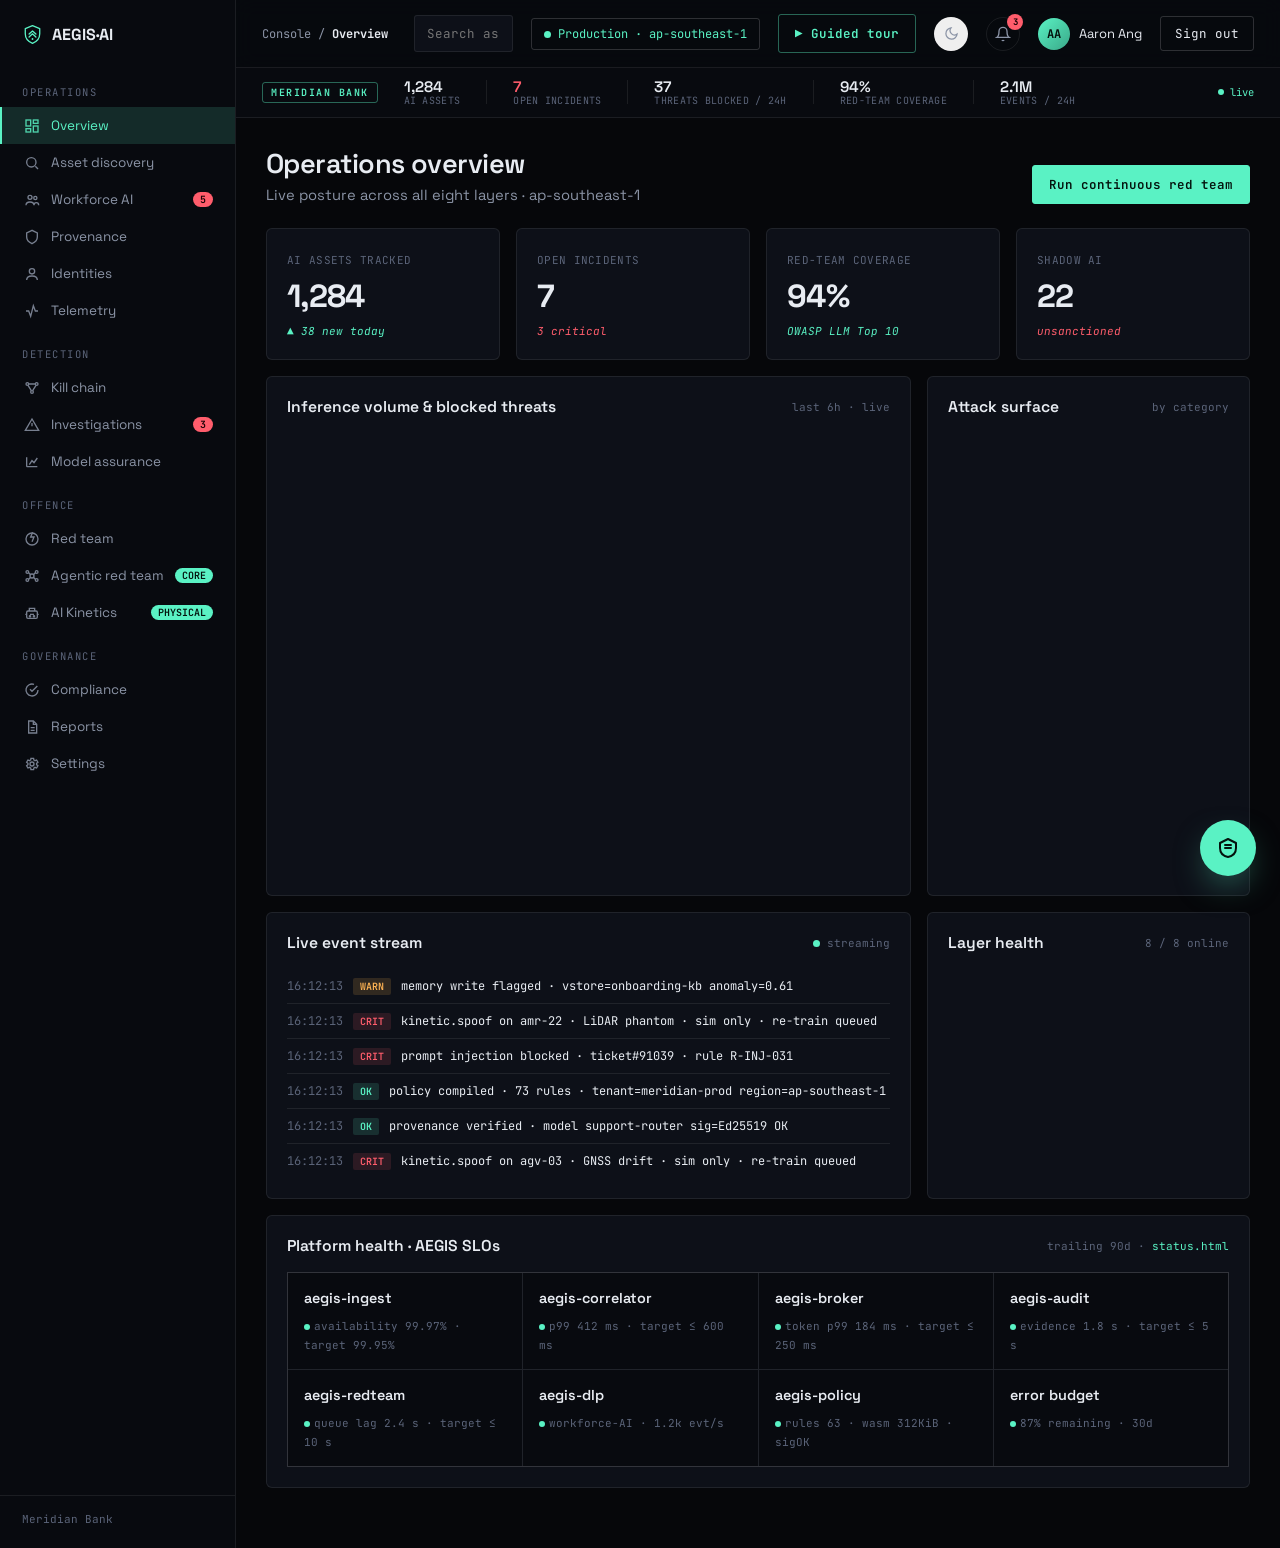
<file: console-23fcc79206daaf7d7ac2270d93c924eb.html>
<!DOCTYPE html>
<html lang="en">
<head>
<meta charset="UTF-8" />
<meta name="viewport" content="width=device-width, initial-scale=1" />
<title>Console · AEGIS·AI</title>
<meta name="robots" content="noindex" />
<link rel="preconnect" href="https://fonts.googleapis.com" />
<link rel="preconnect" href="https://fonts.gstatic.com" crossorigin />
<link href="https://fonts.googleapis.com/css2?family=Space+Grotesk:wght@400;500;600;700&family=JetBrains+Mono:wght@400;500;600&display=swap" rel="stylesheet" />
<link rel="icon" href="data:image/svg+xml,%3Csvg xmlns='http://www.w3.org/2000/svg' viewBox='0 0 32 32' fill='none' stroke='%235af2c4' stroke-width='2' stroke-linejoin='round' stroke-linecap='round'%3E%3Cpath d='M16 2.6 27 6.9V14.8C27 21.8 22.4 26.9 16 29.4 9.6 26.9 5 21.8 5 14.8V6.9Z'/%3E%3Cpath d='M10.8 15.4 16 10.6l5.2 4.8'/%3E%3Cpath d='M10.8 19.8 16 15l5.2 4.8'/%3E%3Ccircle cx='16' cy='22.8' r='1.4' fill='%235af2c4' stroke='none'/%3E%3C/svg%3E" />
<script>try{var t=localStorage.getItem("aegis_theme");if(t)document.documentElement.dataset.theme=t;}catch(e){}</script>
<style>
:root{--bg:#06070a;--bg-2:#080a0f;--panel:#0d1018;--panel-2:#11151f;--line:rgba(255,255,255,.08);--line-2:rgba(255,255,255,.16);--txt:#e8ecf2;--muted:#8b94a6;--faint:#5b6479;--accent:#5af2c4;--accent-dim:rgba(90,242,196,.14);--danger:#ff5d6c;--danger-dim:rgba(255,93,108,.13);--warn:#ffb454;--mono:'JetBrains Mono',ui-monospace,monospace;--sans:'Space Grotesk',-apple-system,sans-serif}
*{box-sizing:border-box;margin:0;padding:0}
body{background:var(--bg);color:var(--txt);font-family:var(--sans);font-size:15px;-webkit-font-smoothing:antialiased;display:grid;grid-template-columns:236px 1fr;grid-template-rows:auto auto 1fr;min-height:100vh}
@media(min-width:1281px){body{grid-template-columns:236px 1fr 440px}}
a{color:inherit;text-decoration:none}
::selection{background:var(--accent);color:#04130d}
::-webkit-scrollbar{width:9px;height:9px}::-webkit-scrollbar-thumb{background:var(--line-2);border-radius:6px}

/* sidebar */
.side{grid-row:1/-1;background:var(--bg-2);border-right:1px solid var(--line);display:flex;flex-direction:column;padding:18px 0}
.side .brand{display:flex;align-items:center;gap:9px;font-weight:700;font-size:16px;padding:6px 22px 22px}
.side .brand svg{color:var(--accent)}
.side .grp{font-family:var(--mono);font-size:10.5px;color:var(--faint);letter-spacing:1.5px;padding:18px 22px 8px}
.nav-i{display:flex;align-items:center;gap:11px;padding:10px 22px;font-size:13.5px;color:var(--muted);cursor:pointer;border-left:2px solid transparent;transition:.15s}
.nav-i:hover{color:var(--txt);background:rgba(255,255,255,.02)}
.nav-i.on{color:var(--accent);border-left-color:var(--accent);background:var(--accent-dim)}
.nav-i svg{width:16px;height:16px;flex:none;opacity:.85}
.nav-i .badge{margin-left:auto;font-family:var(--mono);font-size:10px;background:var(--danger);color:#1a0205;border-radius:10px;padding:1px 7px;font-weight:600}
.side .foot{margin-top:auto;padding:16px 22px 4px;border-top:1px solid var(--line);font-family:var(--mono);font-size:11px;color:var(--faint)}
.side .foot a{color:var(--accent)}

/* topbar */
.top{grid-column:2;grid-row:1;display:flex;align-items:center;gap:18px;padding:14px 26px;border-bottom:1px solid var(--line);background:rgba(8,10,15,.85);backdrop-filter:blur(10px);position:sticky;top:0;z-index:20}
.crumb{font-family:var(--mono);font-size:12px;color:var(--muted)}
.crumb b{color:var(--txt)}
.search{margin-left:8px;flex:1;max-width:360px}
.search input{width:100%;background:var(--panel);border:1px solid var(--line);color:var(--txt);font-family:var(--mono);font-size:12.5px;padding:9px 12px;border-radius:3px;outline:none}
.search input:focus{border-color:var(--accent)}
.env{font-family:var(--mono);font-size:12px;color:var(--accent);border:1px solid var(--line-2);padding:7px 12px;border-radius:3px;background:transparent;cursor:pointer}
.tdot{display:inline-block;width:7px;height:7px;border-radius:50%;background:var(--accent);margin-right:7px;animation:pulse 1.6s infinite}
@keyframes pulse{0%,100%{opacity:1}50%{opacity:.4}}
.ic{width:34px;height:34px;display:grid;place-items:center;border:1px solid var(--line);border-radius:50%;color:var(--muted);cursor:pointer;position:relative}
.ic:hover{color:var(--accent);border-color:var(--line-2)}
.ic .n{position:absolute;top:-4px;right:-4px;width:16px;height:16px;font-size:9px;background:var(--danger);color:#1a0205;border-radius:50%;display:grid;place-items:center;font-family:var(--mono);font-weight:700}
.user{display:flex;align-items:center;gap:9px;font-size:13px}
.user .av{width:32px;height:32px;border-radius:50%;background:linear-gradient(135deg,var(--accent),#3aa888);color:#04130d;display:grid;place-items:center;font-weight:700;font-family:var(--mono);font-size:12px}
.user small{display:block;color:var(--faint);font-family:var(--mono);font-size:10.5px}

/* banner */
.banner{grid-column:2;grid-row:2;display:flex;align-items:center;gap:26px;background:var(--bg-2);border-bottom:1px solid var(--line);padding:10px 26px;overflow-x:auto}
.sb-tag{font-family:var(--mono);font-size:10px;font-weight:600;letter-spacing:1.5px;color:var(--accent);border:1px solid rgba(90,242,196,.4);border-radius:3px;padding:3px 8px;flex:none}
.sb-stat{display:flex;flex-direction:column;line-height:1.15;flex:none}
.sb-stat b{font-size:.95rem;font-weight:600}
.sb-stat span{font-family:var(--mono);font-size:10px;color:var(--faint);letter-spacing:.3px}
.sb-stat.dn b{color:var(--danger)}
.sb-sep{width:1px;height:24px;background:var(--line);flex:none}
.sb-spark{flex:1;min-width:80px;height:26px}
.sb-spark canvas{width:100%;height:26px;display:block}
.sb-live{font-family:var(--mono);font-size:10.5px;color:var(--accent);display:flex;align-items:center;gap:6px;flex:none}
.sb-live i{width:6px;height:6px;border-radius:50%;background:var(--accent);animation:pulse 1.6s infinite}

/* main */
.main{grid-column:2;grid-row:3;padding:28px 30px 60px;overflow-x:hidden}
.view{display:none;animation:fade .35s ease}
.view.on{display:block}
@keyframes fade{from{opacity:0;transform:translateY(8px)}to{opacity:1}}
.h{display:flex;align-items:flex-end;justify-content:space-between;flex-wrap:wrap;gap:14px;margin-bottom:24px}
.h h1{font-size:1.7rem;font-weight:600;letter-spacing:-.02em}
.h p{color:var(--muted);font-size:.92rem;margin-top:5px}
.btn{font-family:var(--mono);font-size:12.5px;border:1px solid var(--line-2);background:transparent;color:var(--txt);padding:10px 16px;border-radius:3px;cursor:pointer;transition:.18s}
.btn:hover{border-color:var(--accent);color:var(--accent)}
.btn.pri{background:var(--accent);color:#04130d;border-color:var(--accent);font-weight:600}
.btn.pri:hover{box-shadow:0 0 22px var(--accent-dim);color:#04130d}
.btn.dng{border-color:rgba(255,93,108,.5);color:var(--danger)}
.btn.dng:hover{background:var(--danger-dim)}
.btn:disabled{opacity:.5;cursor:not-allowed}

.grid{display:grid;gap:16px}
.g4{grid-template-columns:repeat(4,1fr)}
.g3{grid-template-columns:repeat(3,1fr)}
.g2{grid-template-columns:2fr 1fr}
.card{background:var(--panel);border:1px solid var(--line);border-radius:6px;padding:20px}
.card.pad0{padding:0;overflow:hidden}
.kpi span{font-family:var(--mono);font-size:11px;color:var(--faint);letter-spacing:.3px}
.kpi b{font-size:2rem;font-weight:700;display:block;margin:8px 0 4px;letter-spacing:-.02em}
.kpi em{font-family:var(--mono);font-size:11px}
.kpi em.up{color:var(--accent)}.kpi em.dn{color:var(--danger)}.kpi em.fl{color:var(--faint)}
.ch{display:flex;align-items:center;justify-content:space-between;margin-bottom:16px}
.ch h3{font-size:.98rem;font-weight:600}
.ch .tag{font-family:var(--mono);font-size:11px;color:var(--faint)}
canvas{display:block;width:100%}

.feed{font-family:var(--mono);font-size:12px;line-height:1.5;max-height:300px;overflow:auto}
.feed .ev{display:flex;gap:10px;padding:8px 0;border-bottom:1px solid var(--line);align-items:baseline}
.feed .ev:last-child{border:0}
.feed .tm{color:var(--faint);flex:none}
.feed .sev{flex:none;font-size:10px;font-weight:600;padding:1px 7px;border-radius:2px}
.sev.ok{background:var(--accent-dim);color:var(--accent)}
.sev.warn{background:rgba(255,180,84,.15);color:var(--warn)}
.sev.crit{background:var(--danger-dim);color:var(--danger)}
.feed .msg{color:var(--txt)}

table{width:100%;border-collapse:collapse;font-size:13px}
th{text-align:left;font-family:var(--mono);font-size:11px;color:var(--faint);font-weight:500;padding:12px 18px;border-bottom:1px solid var(--line);position:sticky;top:0;background:var(--panel)}
td{padding:13px 18px;border-bottom:1px solid var(--line)}
tr:last-child td{border-bottom:0}
tbody tr{transition:background .15s}
tbody tr:hover{background:rgba(255,255,255,.02)}
.pill{font-family:var(--mono);font-size:10.5px;padding:3px 9px;border-radius:20px;border:1px solid var(--line-2);color:var(--muted)}
.st{font-family:var(--mono);font-size:11.5px;display:inline-flex;align-items:center;gap:6px}
.st::before{content:"";width:6px;height:6px;border-radius:50%;background:currentColor}
.st.ok{color:var(--accent)}.st.warn{color:var(--warn)}.st.bad{color:var(--danger)}

.bar{height:8px;border-radius:5px;background:var(--line);overflow:hidden}
.bar i{display:block;height:100%;background:var(--accent);border-radius:5px;transition:width 1s cubic-bezier(.16,1,.3,1)}
.bar.dng i{background:var(--danger)}.bar.wn i{background:var(--warn)}
.lbl{display:flex;justify-content:space-between;font-family:var(--mono);font-size:12px;margin-bottom:8px}
.lbl span:last-child{color:var(--accent)}

/* kill chain */
.kc{display:flex;align-items:stretch;gap:0;flex-wrap:wrap;margin:8px 0 18px}
.kn{flex:1;min-width:150px;background:var(--bg-2);border:1px solid var(--line-2);border-radius:5px;padding:16px 16px;opacity:.35;transition:.4s}
.kn.lit{opacity:1}
.kn.lit.done{border-color:rgba(90,242,196,.5)}
.kn.lit.warn{border-color:rgba(255,180,84,.55)}
.kn.lit.crit{border-color:rgba(255,93,108,.65);background:var(--danger-dim)}
.kn b{display:block;font-size:.92rem}
.kn span{font-family:var(--mono);font-size:11px;color:var(--faint)}
.ke{align-self:center;color:var(--faint);padding:0 10px;font-size:14px}

.tl{position:relative;padding-left:24px}
.tl::before{content:"";position:absolute;left:6px;top:4px;bottom:4px;width:1px;background:var(--line-2)}
.tl .it{position:relative;padding:0 0 18px}
.tl .it::before{content:"";position:absolute;left:-22px;top:5px;width:11px;height:11px;border-radius:50%;background:var(--bg);border:2px solid var(--accent)}
.tl .it.bad::before{border-color:var(--danger)}
.tl .it small{font-family:var(--mono);font-size:11px;color:var(--faint)}
.tl .it p{font-size:.9rem;margin-top:3px;color:var(--txt)}

#auPick .tab{font-family:var(--mono);font-size:12px;color:var(--muted);background:transparent;border:1px solid var(--line-2);padding:8px 14px;border-radius:3px;cursor:pointer;transition:.18s}
#auPick .tab:hover{color:var(--txt);border-color:var(--accent)}
#auPick .tab.active{background:var(--accent);color:#04130d;border-color:var(--accent);font-weight:600}
html[data-theme="light"] #auPick .tab.active{color:#fff}
.rtd{background:var(--bg-2);padding:16px 16px}
.rtd .rn{font-size:.9rem;font-weight:600;display:block;margin-bottom:8px}
.rtd .rm{font-family:var(--mono);font-size:11px;color:var(--faint)}
.findrow{display:flex;align-items:center;gap:14px;font-family:var(--mono);font-size:12.5px;padding:12px 0;border-bottom:1px solid var(--line)}
.findrow:last-child{border:0}
.ft{font-size:10px;font-weight:600;padding:3px 8px;border-radius:2px;flex:none}
.ft.p{background:var(--accent-dim);color:var(--accent)}
.ft.f{background:var(--danger-dim);color:var(--danger)}
.ft.r{background:rgba(255,180,84,.15);color:var(--warn)}

.toast{position:fixed;right:24px;bottom:24px;z-index:80;display:flex;flex-direction:column;gap:10px}
.toast div{background:var(--panel-2);border:1px solid var(--line-2);border-left:3px solid var(--accent);border-radius:5px;padding:13px 18px;font-size:13px;min-width:280px;box-shadow:0 18px 40px -18px rgba(0,0,0,.8);animation:tin .3s ease}
.toast div small{display:block;font-family:var(--mono);font-size:11px;color:var(--muted);margin-top:3px}
@keyframes tin{from{opacity:0;transform:translateX(20px)}to{opacity:1}}

.sub{color:var(--muted);font-size:.88rem;margin:-14px 0 18px}
.split{display:grid;grid-template-columns:1.4fr 1fr;gap:16px}
.mini{font-family:var(--mono);font-size:11px;color:var(--faint);margin-bottom:6px}
.tg{display:flex;align-items:center;justify-content:space-between;padding:14px 0;border-bottom:1px solid var(--line)}
.tg:last-child{border:0}
.tg b{font-size:.95rem}.tg small{color:var(--faint);font-family:var(--mono);font-size:11px}
.sw{width:42px;height:23px;border-radius:20px;background:var(--accent);position:relative;cursor:pointer;flex:none}
.sw.off{background:var(--line-2)}
.sw::after{content:"";position:absolute;top:2px;left:21px;width:19px;height:19px;border-radius:50%;background:#04130d;transition:.2s}
.sw.off::after{left:2px;background:var(--muted)}

/* theme toggle + guided-tour button */
.tour-start{border-color:rgba(90,242,196,.4);color:var(--accent);font-weight:600}
.tour-start:hover{background:var(--accent-dim)}
#themeTg .t-sun{display:none}
html[data-theme="light"] #themeTg .t-sun{display:block}
html[data-theme="light"] #themeTg .t-moon{display:none}

/* light theme */
html{transition:background-color .3s}
html[data-theme="light"]{
  --bg:#f5f7fb;--bg-2:#eef2f8;--panel:#ffffff;--panel-2:#f3f6fb;
  --line:rgba(13,20,34,.10);--line-2:rgba(13,20,34,.18);
  --txt:#0e1726;--muted:#54607a;--faint:#8b95ab;
  --accent:#0c9b78;--accent-dim:rgba(12,155,120,.12);
  --danger:#d83246;--danger-dim:rgba(216,50,70,.12);--warn:#b27414;
}
html[data-theme="light"] body{background:var(--bg)}
html[data-theme="light"] .top{background:rgba(245,247,251,.92)}
html[data-theme="light"] .btn.pri,html[data-theme="light"] .badge,html[data-theme="light"] .ic .n{color:#fff}
html[data-theme="light"] .av{color:#fff}
html[data-theme="light"] ::selection{background:var(--accent);color:#fff}

/* guided tour */
.tour-ring{position:fixed;z-index:90;border-radius:8px;border:2px solid var(--accent);box-shadow:0 0 0 9999px rgba(2,4,8,.68);pointer-events:none;transition:all .35s cubic-bezier(.16,1,.3,1);opacity:0}
html[data-theme="light"] .tour-ring{box-shadow:0 0 0 9999px rgba(13,20,34,.45)}
.tour-ring.show{opacity:1}
.tour-pop{position:fixed;z-index:91;width:320px;max-width:calc(100vw - 32px);background:var(--panel-2);border:1px solid var(--line-2);border-radius:8px;padding:18px 20px;box-shadow:0 24px 50px -20px rgba(0,0,0,.7);transition:all .35s cubic-bezier(.16,1,.3,1);opacity:0}
.tour-pop.show{opacity:1}
.tour-pop .tp-step{font-family:var(--mono);font-size:11px;color:var(--accent);letter-spacing:1px}
.tour-pop h4{font-size:1.05rem;margin:8px 0 7px;font-weight:600}
.tour-pop p{font-size:.9rem;color:var(--muted);line-height:1.55}
.tour-pop .tp-bar{height:3px;background:var(--line);border-radius:3px;margin:14px 0;overflow:hidden}
.tour-pop .tp-bar i{display:block;height:100%;width:0;background:var(--accent)}
.tour-pop .tp-row{display:flex;align-items:center;gap:8px}
.tour-pop .tp-row .sp{flex:1}
.tour-pop button{font-family:var(--mono);font-size:12px;border:1px solid var(--line-2);background:transparent;color:var(--txt);padding:7px 13px;border-radius:3px;cursor:pointer}
.tour-pop button:hover{border-color:var(--accent);color:var(--accent)}
.tour-pop button.np{background:var(--accent);color:#04130d;border-color:var(--accent);font-weight:600}
html[data-theme="light"] .tour-pop button.np{color:#fff}
.tour-pop .tp-x{color:var(--faint);padding:7px 9px}

@media(max-width:980px){
  body{grid-template-columns:1fr}
  .side{position:fixed;left:0;top:0;bottom:0;width:236px;z-index:60;transform:translateX(-100%);transition:.25s}
  .side.open{transform:none}
  .top,.banner,.main{grid-column:1}
  .menu-b{display:grid!important}
  .g4{grid-template-columns:repeat(2,1fr)}.g3,.g2,.split{grid-template-columns:1fr}
}
.menu-b{display:none;width:34px;height:34px;place-items:center;border:1px solid var(--line);border-radius:5px;background:transparent;color:var(--txt);cursor:pointer}
@media(max-width:560px){.g4{grid-template-columns:1fr}.search{display:none}}
/* copilot */
.cop-fab{position:fixed;right:24px;bottom:24px;z-index:90;width:56px;height:56px;border-radius:50%;border:0;cursor:pointer;background:var(--accent);color:#04130d;display:grid;place-items:center;box-shadow:0 14px 34px -10px rgba(90,242,196,.5);transition:transform .2s}
.cop-fab:hover{transform:translateY(-2px)}
.cop-fab svg{width:24px;height:24px}
.cop{position:fixed;right:24px;bottom:24px;z-index:91;width:380px;max-width:calc(100vw - 32px);height:560px;max-height:calc(100vh - 48px);background:var(--panel-2);border:1px solid var(--line-2);border-radius:14px;box-shadow:0 30px 70px -24px rgba(0,0,0,.7);display:none;flex-direction:column;overflow:hidden}
.cop.open{display:flex}
.cop-head{display:flex;align-items:center;gap:10px;padding:14px 16px;border-bottom:1px solid var(--line);background:rgba(255,255,255,.02)}
.cop-head .av{width:30px;height:30px;border-radius:8px;background:var(--accent);color:#04130d;display:grid;place-items:center;font-weight:700;font-family:var(--mono);font-size:13px}
.cop-head b{font-size:14px}.cop-head small{display:block;color:var(--faint);font-family:var(--mono);font-size:10.5px}
.cop-head .x{margin-left:auto;background:none;border:0;color:var(--muted);cursor:pointer;font-size:18px;padding:4px 8px}
.cop-head .x:hover{color:var(--accent)}
.cop-log{flex:1;overflow:auto;padding:16px;display:flex;flex-direction:column;gap:12px}
.cop-msg{max-width:84%;font-size:13.5px;line-height:1.5;padding:10px 13px;border-radius:12px}
.cop-msg.bot{align-self:flex-start;background:var(--bg-2);border:1px solid var(--line);border-bottom-left-radius:3px}
.cop-msg.me{align-self:flex-end;background:var(--accent-dim);border:1px solid rgba(90,242,196,.3);color:var(--txt);border-bottom-right-radius:3px}
.cop-msg b{color:var(--accent)}
.cop-chips{display:flex;flex-wrap:wrap;gap:7px;padding:0 16px 12px}
.cop-chips button{font-family:var(--mono);font-size:11.5px;color:var(--muted);background:transparent;border:1px solid var(--line-2);border-radius:20px;padding:7px 12px;cursor:pointer;transition:.15s}
.cop-chips button:hover{color:var(--accent);border-color:var(--accent)}
.cop-in{display:flex;gap:8px;padding:12px 14px;border-top:1px solid var(--line)}
.cop-in input{flex:1;background:var(--bg);border:1px solid var(--line);color:var(--txt);font-family:var(--sans);font-size:13.5px;padding:10px 12px;border-radius:8px;outline:none}
.cop-in input:focus{border-color:var(--accent)}
.cop-in button{background:var(--accent);color:#04130d;border:0;border-radius:8px;padding:0 14px;font-weight:600;cursor:pointer}
.cop-typing{align-self:flex-start;color:var(--faint);font-family:var(--mono);font-size:12px;padding:4px 6px}
@media(max-width:560px){.cop{height:calc(100vh - 24px);bottom:12px;right:12px}}

/* side terminal (production-grade live tail) */
.siderm{grid-column:3;grid-row:1/-1;background:#04060a;border-left:1px solid var(--line);display:none;flex-direction:column;min-width:0;position:sticky;top:0;height:100vh}
@media(min-width:1281px){.siderm{display:flex}}
.srm-head{display:flex;align-items:center;gap:8px;padding:10px 12px;border-bottom:1px solid var(--line);background:rgba(255,255,255,.02)}
.srm-tag{font-family:var(--mono);font-size:10.5px;color:var(--accent);padding:2px 8px;border:1px solid rgba(90,242,196,.35);border-radius:3px;letter-spacing:.3px}
.srm-meta{font-family:var(--mono);font-size:10.5px;color:var(--faint);margin-right:auto;display:flex;align-items:center;gap:6px}
.srm-meta i{width:6px;height:6px;border-radius:50%;background:var(--accent);animation:pulse 1.6s infinite}
.srm-btn{background:transparent;border:1px solid var(--line-2);color:var(--muted);font-size:11px;padding:3px 8px;border-radius:3px;cursor:pointer;font-family:var(--mono);min-width:26px}
.srm-btn.on{color:#04130d;background:var(--accent);border-color:var(--accent)}
.srm-btn:hover{color:var(--accent);border-color:var(--accent)}
.srm-log{flex:1;margin:0;padding:8px 10px;font-family:var(--mono);font-size:11px;line-height:1.55;color:#aeb6c4;overflow:auto;white-space:pre-wrap;word-break:break-all}
.srm-log .l-info{color:#9aa3b3}
.srm-log .l-ok{color:#9aa3b3}
.srm-log .l-warn{color:#ffb454}
.srm-log .l-crit{color:#ff7080}
.srm-log .l-debug{color:#5b6479}
.srm-log .ts{color:#5b6479}
.srm-log .sev-INFO{color:#9aa3b3}
.srm-log .sev-WARN{color:#ffb454}
.srm-log .sev-ERROR{color:#ff7080}
.srm-log .sev-DEBUG{color:#5b6479}
.srm-log .comp{color:#5af2c4}
.srm-foot{padding:8px 12px;font-family:var(--mono);font-size:10.5px;color:var(--faint);border-top:1px solid var(--line);background:rgba(255,255,255,.02);display:flex;gap:12px;flex-wrap:wrap}
.termlog{background:#04060a;border:1px solid var(--line);border-radius:4px;color:#aeb6c4;font-family:var(--mono);font-size:11px;line-height:1.55;padding:10px 12px;margin-top:12px;max-height:220px;overflow:auto;white-space:pre-wrap;word-break:break-all}
</style>
</head>
<body>

<aside class="side" id="side">
  <div class="brand"><svg viewBox="0 0 32 32" width="21" height="21" fill="none" stroke="currentColor" stroke-width="2" stroke-linejoin="round" stroke-linecap="round"><path d="M16 2.6 27 6.9V14.8C27 21.8 22.4 26.9 16 29.4 9.6 26.9 5 21.8 5 14.8V6.9Z"/><path d="M10.8 15.4 16 10.6l5.2 4.8"/><path d="M10.8 19.8 16 15l5.2 4.8"/><circle cx="16" cy="22.8" r="1.4" fill="currentColor" stroke="none"/></svg> AEGIS·AI</div>
  <div class="grp">OPERATIONS</div>
  <div class="nav-i on" data-v="overview"><svg viewBox="0 0 24 24" fill="none" stroke="currentColor" stroke-width="2"><rect x="3" y="3" width="7" height="9"/><rect x="14" y="3" width="7" height="5"/><rect x="14" y="12" width="7" height="9"/><rect x="3" y="16" width="7" height="5"/></svg> Overview</div>
  <div class="nav-i" data-v="discovery"><svg viewBox="0 0 24 24" fill="none" stroke="currentColor" stroke-width="2"><circle cx="11" cy="11" r="7"/><path d="m21 21-4-4"/></svg> Asset discovery</div>
  <div class="nav-i" data-v="workforce"><svg viewBox="0 0 24 24" fill="none" stroke="currentColor" stroke-width="2"><circle cx="9" cy="8" r="3"/><circle cx="17" cy="9" r="2.4"/><path d="M3 20c0-3.3 2.7-5 6-5s6 1.7 6 5M15 20c0-2.4 1.4-4 3.5-4S22 17.6 22 20"/></svg> Workforce AI <span class="badge" id="wfBadge">5</span></div>
  <div class="nav-i" data-v="provenance"><svg viewBox="0 0 24 24" fill="none" stroke="currentColor" stroke-width="2"><path d="M12 2 4 6v6c0 5 3.5 8 8 10 4.5-2 8-5 8-10V6Z"/></svg> Provenance</div>
  <div class="nav-i" data-v="identities"><svg viewBox="0 0 24 24" fill="none" stroke="currentColor" stroke-width="2"><circle cx="12" cy="8" r="4"/><path d="M4 21c0-4 4-6 8-6s8 2 8 6"/></svg> Identities</div>
  <div class="nav-i" data-v="telemetry"><svg viewBox="0 0 24 24" fill="none" stroke="currentColor" stroke-width="2"><path d="M3 12h4l3 8 4-16 3 8h4"/></svg> Telemetry</div>
  <div class="grp">DETECTION</div>
  <div class="nav-i" data-v="killchain"><svg viewBox="0 0 24 24" fill="none" stroke="currentColor" stroke-width="2"><circle cx="5" cy="6" r="2"/><circle cx="19" cy="6" r="2"/><circle cx="12" cy="18" r="2"/><path d="M7 6h10M6 8l5 8M18 8l-5 8"/></svg> Kill chain</div>
  <div class="nav-i" data-v="incidents"><svg viewBox="0 0 24 24" fill="none" stroke="currentColor" stroke-width="2"><path d="M12 3 2 20h20Z"/><path d="M12 9v5M12 17h.01"/></svg> Investigations <span class="badge" id="incBadge">3</span></div>
  <div class="nav-i" data-v="assurance"><svg viewBox="0 0 24 24" fill="none" stroke="currentColor" stroke-width="2"><path d="M4 19V5M4 19h16M8 16l4-6 3 3 5-7"/></svg> Model assurance</div>
  <div class="grp">OFFENCE</div>
  <div class="nav-i" data-v="redteam"><svg viewBox="0 0 24 24" fill="none" stroke="currentColor" stroke-width="2"><path d="m13 2-3 7h5l-3 7"/><circle cx="12" cy="12" r="9"/></svg> Red team</div>
  <div class="nav-i" data-v="agentic"><svg viewBox="0 0 24 24" fill="none" stroke="currentColor" stroke-width="2"><circle cx="12" cy="12" r="3"/><circle cx="5" cy="6" r="2"/><circle cx="19" cy="6" r="2"/><circle cx="5" cy="18" r="2"/><circle cx="19" cy="18" r="2"/><path d="M7 7l3 3M17 7l-3 3M7 17l3-3M17 17l-3-3"/></svg> Agentic red team <span class="badge" style="background:var(--accent);color:#04130d">CORE</span></div>
  <div class="nav-i" data-v="kinetics"><svg viewBox="0 0 24 24" fill="none" stroke="currentColor" stroke-width="2"><rect x="4" y="9" width="16" height="11" rx="2"/><path d="M8 9V5h8v4M2 14h2M20 14h2M9 14h6"/><circle cx="9" cy="17" r="1"/><circle cx="15" cy="17" r="1"/></svg> AI Kinetics <span class="badge" style="background:var(--accent);color:#04130d">PHYSICAL</span></div>
  <div class="grp">GOVERNANCE</div>
  <div class="nav-i" data-v="compliance"><svg viewBox="0 0 24 24" fill="none" stroke="currentColor" stroke-width="2"><path d="M9 11l3 3 8-8"/><path d="M21 12a9 9 0 1 1-6-8.5"/></svg> Compliance</div>
  <div class="nav-i" data-v="reports"><svg viewBox="0 0 24 24" fill="none" stroke="currentColor" stroke-width="2"><path d="M7 3h7l5 5v13H7Z"/><path d="M14 3v5h5M10 13h6M10 17h6"/></svg> Reports</div>
  <div class="nav-i" data-v="settings"><svg viewBox="0 0 24 24" fill="none" stroke="currentColor" stroke-width="2"><circle cx="12" cy="12" r="3"/><path d="M19 12a7 7 0 0 0-.1-1l2-1.6-2-3.4-2.4 1a7 7 0 0 0-1.7-1l-.4-2.5h-4l-.4 2.5a7 7 0 0 0-1.7 1l-2.4-1-2 3.4 2 1.6a7 7 0 0 0 0 2l-2 1.6 2 3.4 2.4-1a7 7 0 0 0 1.7 1l.4 2.5h4l.4-2.5a7 7 0 0 0 1.7-1l2.4 1 2-3.4-2-1.6a7 7 0 0 0 .1-1Z"/></svg> Settings</div>
  <div class="foot">Meridian Bank</div>
</aside>

<header class="top">
  <button class="menu-b" id="menuB"><svg viewBox="0 0 24 24" width="16" stroke="currentColor" stroke-width="2" fill="none"><path d="M3 6h18M3 12h18M3 18h18"/></svg></button>
  <div class="crumb">Console / <b id="crumb">Overview</b></div>
  <div class="search"><input id="globalSearch" placeholder="Search assets, agents, incidents…" /></div>
  <button class="env"><span class="tdot"></span>Production · ap-southeast-1</button>
  <button class="btn tour-start" id="guideBtn" title="Start guided tour">▶ Guided tour</button>
  <button class="ic" id="themeTg" title="Toggle theme" aria-label="Toggle theme">
    <svg class="t-moon" viewBox="0 0 24 24" width="15" stroke="currentColor" stroke-width="2" fill="none"><path d="M21 12.8A9 9 0 1 1 11.2 3 7 7 0 0 0 21 12.8Z"/></svg>
    <svg class="t-sun" viewBox="0 0 24 24" width="15" stroke="currentColor" stroke-width="2" fill="none"><circle cx="12" cy="12" r="4"/><path d="M12 2v2M12 20v2M4 12H2M22 12h-2M5 5l1.5 1.5M17.5 17.5 19 19M19 5l-1.5 1.5M6.5 17.5 5 19"/></svg>
  </button>
  <div class="ic" id="bell" title="Alerts"><svg viewBox="0 0 24 24" width="16" stroke="currentColor" stroke-width="2" fill="none"><path d="M18 8a6 6 0 0 0-12 0c0 7-3 9-3 9h18s-3-2-3-9"/><path d="M13.7 21a2 2 0 0 1-3.4 0"/></svg><span class="n" id="bellN">3</span></div>
  <div class="user"><div class="av">AA</div><div>Aaron Ang</div></div>
  <a href="login.html" class="btn" id="signOut" title="Sign out" style="padding:8px 14px">Sign out</a>
</header>

<div class="banner" id="statBar">
  <span class="sb-tag">MERIDIAN BANK</span>
  <div class="sb-stat"><b id="sbAssets">1,284</b><span>AI ASSETS</span></div>
  <div class="sb-sep"></div>
  <div class="sb-stat dn"><b id="sbInc">7</b><span>OPEN INCIDENTS</span></div>
  <div class="sb-sep"></div>
  <div class="sb-stat"><b id="sbThreats">37</b><span>THREATS BLOCKED / 24H</span></div>
  <div class="sb-sep"></div>
  <div class="sb-stat"><b id="sbCov">94%</b><span>RED-TEAM COVERAGE</span></div>
  <div class="sb-sep"></div>
  <div class="sb-stat"><b id="sbEvents">2.1M</b><span>EVENTS / 24H</span></div>
  <div class="sb-spark"><canvas id="sbSpark" height="26"></canvas></div>
  <span class="sb-live"><i></i> live</span>
</div>

<main class="main">

  <!-- OVERVIEW -->
  <section class="view on" data-view="overview">
    <div class="h"><div><h1>Operations overview</h1><p>Live posture across all eight layers · ap-southeast-1</p></div>
      <button class="btn pri" data-go="redteam">Run continuous red team</button></div>
    <div class="grid g4">
      <div class="card kpi"><span>AI ASSETS TRACKED</span><b data-cu="1284">0</b><em class="up">▲ 38 new today</em></div>
      <div class="card kpi"><span>OPEN INCIDENTS</span><b data-cu="7">0</b><em class="dn">3 critical</em></div>
      <div class="card kpi"><span>RED-TEAM COVERAGE</span><b data-cu="94" data-suf="%">0</b><em class="up">OWASP LLM Top 10</em></div>
      <div class="card kpi"><span>SHADOW AI</span><b data-cu="22">0</b><em class="dn">unsanctioned</em></div>
    </div>
    <div class="grid g2" style="margin-top:16px">
      <div class="card"><div class="ch"><h3>Inference volume &amp; blocked threats</h3><span class="tag">last 6h · live</span></div>
        <canvas id="cMain" height="220"></canvas></div>
      <div class="card"><div class="ch"><h3>Attack surface</h3><span class="tag">by category</span></div>
        <canvas id="cDonut" height="220"></canvas>
        <div id="donutLeg" style="font-family:var(--mono);font-size:11px;margin-top:14px;line-height:2"></div></div>
    </div>
    <div class="grid g2" style="margin-top:16px">
      <div class="card"><div class="ch"><h3>Live event stream</h3><span class="tag"><span class="tdot"></span>streaming</span></div>
        <div class="feed" id="ovFeed"></div></div>
      <div class="card"><div class="ch"><h3>Layer health</h3><span class="tag">8 / 8 online</span></div>
        <div id="layerHealth"></div></div>
    </div>
    <div class="card" style="margin-top:16px"><div class="ch"><h3>Platform health · AEGIS SLOs</h3>
      <span class="tag">trailing 90d · <a href="status.html" target="_blank" rel="noopener" style="color:var(--accent)">status.html</a></span></div>
      <div class="grid g4" style="gap:1px;background:var(--line);border:1px solid var(--line)">
        <div class="rtd"><span class="rn">aegis-ingest</span><span class="st ok"></span> <span class="rm">availability 99.97% · target 99.95%</span></div>
        <div class="rtd"><span class="rn">aegis-correlator</span><span class="st ok"></span> <span class="rm">p99 412 ms · target ≤ 600 ms</span></div>
        <div class="rtd"><span class="rn">aegis-broker</span><span class="st ok"></span> <span class="rm">token p99 184 ms · target ≤ 250 ms</span></div>
        <div class="rtd"><span class="rn">aegis-audit</span><span class="st ok"></span> <span class="rm">evidence 1.8 s · target ≤ 5 s</span></div>
        <div class="rtd"><span class="rn">aegis-redteam</span><span class="st ok"></span> <span class="rm">queue lag 2.4 s · target ≤ 10 s</span></div>
        <div class="rtd"><span class="rn">aegis-dlp</span><span class="st ok"></span> <span class="rm">workforce-AI · 1.2k evt/s</span></div>
        <div class="rtd"><span class="rn">aegis-policy</span><span class="st ok"></span> <span class="rm">rules 63 · wasm 312KiB · sigOK</span></div>
        <div class="rtd"><span class="rn">error budget</span><span class="st ok"></span> <span class="rm">87% remaining · 30d</span></div>
      </div>
    </div>
  </section>

  <!-- DISCOVERY -->
  <section class="view" data-view="discovery">
    <div class="h"><div><h1>Asset discovery</h1><p>Continuous inventory across code, cloud, browsers, OAuth and network</p></div>
      <button class="btn" id="rescanBtn">Re-run discovery sweep</button></div>
    <div class="grid g4">
      <div class="card kpi"><span>MODELS</span><b data-cu="412">0</b><em class="fl">live + self-hosted</em></div>
      <div class="card kpi"><span>AGENTS</span><b data-cu="611">0</b><em class="fl">incl. MCP servers</em></div>
      <div class="card kpi"><span>VECTOR STORES</span><b data-cu="239">0</b><em class="fl">RAG indexes</em></div>
      <div class="card kpi"><span>SHADOW</span><b data-cu="22">0</b><em class="dn">unsanctioned</em></div>
    </div>
    <div class="card pad0" style="margin-top:16px">
      <table><thead><tr><th>Asset</th><th>Type</th><th>Owner</th><th>Source</th><th>Status</th></tr></thead><tbody id="assetT"></tbody></table>
    </div>
  </section>

  <!-- WORKFORCE AI -->
  <section class="view" data-view="workforce">
    <div class="h"><div><h1>Workforce AI &amp; data loss</h1><p>Employee AI use across Microsoft 365 &amp; Google Workspace — data loss and harmful use</p></div>
      <button class="btn" data-act="Exported workforce-AI DLP report · 30 days · per-user">Export DLP report</button></div>
    <div class="grid g4">
      <div class="card kpi"><span>MONITORED USERS</span><b data-cu="8420">0</b><em class="fl">M365 + Workspace</em></div>
      <div class="card kpi"><span>DLP EVENTS / 24H</span><b data-cu="143">0</b><em class="dn">31 blocked</em></div>
      <div class="card kpi"><span>HARMFUL USE</span><b data-cu="5">0</b><em class="dn">policy violations</em></div>
      <div class="card kpi"><span>SHADOW AI APPS</span><b data-cu="34">0</b><em class="dn">unsanctioned</em></div>
    </div>
    <div class="grid g2" style="margin-top:16px">
      <div class="card pad0"><table><thead><tr><th>User</th><th>AI surface</th><th>Action</th><th>Sensitive data</th><th>Decision</th></tr></thead><tbody id="wfT"></tbody></table></div>
      <div class="card"><div class="ch"><h3>By AI surface</h3><span class="tag">24h</span></div>
        <div id="wfBars" style="margin-top:8px"></div>
        <div class="ch" style="margin:22px 0 12px"><h3>Top data classes at risk</h3></div>
        <div id="wfClass" style="font-family:var(--mono);font-size:12px;line-height:2.1"></div></div>
    </div>
  </section>

  <!-- PROVENANCE -->
  <section class="view" data-view="provenance">
    <div class="h"><div><h1>Supply chain &amp; provenance</h1><p>Every model and dataset signed, verified at ingestion, re-checked against new threats</p></div></div>
    <div class="card pad0">
      <table><thead><tr><th>Model / dataset</th><th>Origin</th><th>Signature</th><th>Last scan</th><th></th></tr></thead><tbody id="provT"></tbody></table>
    </div>
  </section>

  <!-- IDENTITIES -->
  <section class="view" data-view="identities">
    <div class="h"><div><h1>Non-human identities</h1><p>Every agent and inference call is its own identity — scoped, short-lived, audited</p></div></div>
    <div class="grid g3">
      <div class="card kpi"><span>ACTIVE NHIs</span><b data-cu="611">0</b><em class="fl">agents · services</em></div>
      <div class="card kpi"><span>JIT TOKENS LIVE</span><b data-cu="48">0</b><em class="up">auto-expiring</em></div>
      <div class="card kpi"><span>POLICY VIOLATIONS</span><b data-cu="2">0</b><em class="dn">blocked</em></div>
    </div>
    <div class="card pad0" style="margin-top:16px">
      <table><thead><tr><th>Identity</th><th>Scope</th><th>Token TTL</th><th>Status</th><th></th></tr></thead><tbody id="idT"></tbody></table>
    </div>
  </section>

  <!-- TELEMETRY -->
  <section class="view" data-view="telemetry">
    <div class="h"><div><h1>Telemetry stream</h1><p>Open OCSF-aligned schema · prompts, completions, tool calls, inference events</p></div>
      <button class="btn" id="streamToggle">⏸ Pause stream</button></div>
    <div class="grid g4" style="margin-bottom:16px">
      <div class="card kpi"><span>EVENTS / 24H</span><b data-cu="2100000" data-suf="">0</b><em class="fl">2.1M</em></div>
      <div class="card kpi"><span>TOOL CALLS / MIN</span><b data-cu="318">0</b><em class="up">nominal</em></div>
      <div class="card kpi"><span>A2A MESSAGES</span><b data-cu="74">0</b><em class="fl">cross-agent</em></div>
      <div class="card kpi"><span>PIPED TO</span><b style="font-size:1.1rem;margin-top:14px">Splunk</b><em class="fl">+ Sentinel</em></div>
    </div>
    <div class="card"><div class="ch"><h3>Raw event console</h3><span class="tag"><span class="tdot"></span>OCSF · live tail</span></div>
      <div class="feed" id="telFeed" style="max-height:420px"></div></div>
  </section>

  <!-- KILL CHAIN -->
  <section class="view" data-view="killchain">
    <div class="h"><div><h1>AI kill chain</h1><p>Low-signal events correlated into one high-confidence incident</p></div>
      <button class="btn" id="replayKC">▶ Replay correlation</button></div>
    <div class="card">
      <div class="ch"><h3>Incident #4471 · compositional exfiltration attempt</h3><span class="tag st bad">critical · contained</span></div>
      <div class="kc" id="kcFlow">
        <div class="kn done" data-d="0"><b>Prompt injection</b><span>via support ticket #88213</span></div>
        <div class="ke">▸</div>
        <div class="kn done" data-d="1"><b>Tool call abused</b><span>internal-search API</span></div>
        <div class="ke">▸</div>
        <div class="kn warn" data-d="2"><b>Credential reuse</b><span>agent svc-rag-07</span></div>
        <div class="ke">▸</div>
        <div class="kn crit" data-d="3"><b>Exfiltration</b><span>blocked at egress</span></div>
      </div>
      <p style="font-family:var(--mono);font-size:12.5px;color:var(--muted);border-left:2px solid var(--accent);padding-left:14px">
        Four independent signals, none alarming alone. Correlation engine raised a single critical
        incident in 1.2s and auto-contained at the exfiltration stage.</p>
    </div>
    <div class="card" style="margin-top:16px"><div class="ch"><h3>Active correlations</h3><span class="tag">rolling 24h</span></div>
      <div id="corrList"></div></div>
  </section>

  <!-- INVESTIGATIONS -->
  <section class="view" data-view="incidents">
    <div class="h"><div><h1>Investigations</h1><p>Full session reconstruction · lineage · one-click response</p></div></div>
    <div class="split">
      <div class="card pad0"><table><thead><tr><th>ID</th><th>Incident</th><th>Severity</th><th>Status</th></tr></thead><tbody id="incT"></tbody></table></div>
      <div class="card" id="incDetail">
        <div class="ch"><h3 id="idTitle">Incident #4471</h3><span class="tag st bad" id="idSev">critical</span></div>
        <p class="sub" id="idDesc">Compositional exfiltration via injected support ticket. Agent svc-rag-07 reused a session credential to reach an internal search tool.</p>
        <div class="mini">SESSION RECONSTRUCTION</div>
        <div class="tl" id="idTl"></div>
        <div class="mini" style="margin-top:8px">LINEAGE</div>
        <p style="font-family:var(--mono);font-size:12px;color:var(--muted);margin-bottom:18px">output → svc-rag-07 → llm-prod(checkout) → vec:support-kb → doc:ticket#88213</p>
        <div class="mini">RESPONSE</div>
        <div style="display:flex;gap:8px;flex-wrap:wrap;margin-top:10px">
          <button class="btn dng" data-act="Revoked agent credentials for svc-rag-07">Revoke credentials</button>
          <button class="btn dng" data-act="Quarantined model version llm-prod@checkout">Quarantine model</button>
          <button class="btn" data-act="Rolled back system prompt to v41">Roll back prompt</button>
          <button class="btn" data-act="Isolated vector store support-kb">Isolate vector store</button>
        </div>
      </div>
    </div>
  </section>

  <!-- ASSURANCE -->
  <section class="view" data-view="assurance">
    <div class="h"><div><h1>Model assurance</h1><p>Drift, bias and explainability — wired into the same engine the SOC reads</p></div>
      <button class="btn" data-act="Exported model-risk pack · MAS/Basel · credit-risk-pd v43">Export model-risk pack</button></div>
    <div class="card" style="margin-bottom:16px;border-left:3px solid var(--accent)">
      <div class="ch"><h3>Monitored model · credit-risk-pd <span style="color:var(--faint);font-weight:400">v43</span></h3><span class="tag st warn">regulated · MAS / Basel III</span></div>
      <p class="sub" style="margin:0">Retail bank probability-of-default scoring model for unsecured lending. Decisions affect credit limits and approvals — drift, bias and explainability are board- and regulator-reportable, and feed the SOC as security signals.</p>
    </div>
    <div class="grid g4">
      <div class="card kpi"><span>POPULATION STABILITY</span><b>0.27</b><em class="dn">PSI · drift threshold 0.25</em></div>
      <div class="card kpi"><span>AUC / GINI</span><b>0.81</b><em class="fl">Gini 0.62 · stable</em></div>
      <div class="card kpi"><span>UNEXPLAINED DECISIONS</span><b>1.2%</b><em class="up">SHAP coverage 98.8%</em></div>
      <div class="card kpi"><span>FAIRNESS BREACH</span><b>1</b><em class="dn">geo proxy · age</em></div>
    </div>
    <div class="grid g3" style="margin-top:16px">
      <div class="card"><div class="ch"><h3>Feature drift</h3><span class="tag">PSI · 8 features · 14d</span></div><canvas id="cDrift" height="160"></canvas></div>
      <div class="card"><div class="ch"><h3>Override / exception rate</h3><span class="tag">credit officers · %</span></div><canvas id="cHall" height="160"></canvas></div>
      <div class="card"><div class="ch"><h3>Disparate impact</h3><span class="tag">protected · vs control</span></div>
        <div id="fairBars" style="margin-top:8px"></div></div>
    </div>
    <div class="card" style="margin-top:16px"><div class="ch"><h3>Bank model registry</h3><span class="tag">in-house · regulated</span></div>
      <table><thead><tr><th>Model</th><th>Version</th><th>Drift (PSI)</th><th>Bias</th><th>Status</th></tr></thead><tbody id="mdlT"></tbody></table></div>
  </section>

  <!-- RED TEAM -->
  <section class="view" data-view="redteam">
    <div class="h"><div><h1>Continuous full-stack red team</h1><p>Adversarial testing of the whole AI stack — model, agents, MCP, identity, supply chain and the cloud infra that hosts it</p>
      <p style="font-family:var(--mono);font-size:11.5px;color:var(--faint);margin-top:8px">reproducibility · lib=<b id="rtLib" style="color:var(--accent);font-weight:500">owasp-llm-top10@v17.2 · atlas@v4</b> · seed=<b id="rtSeed" style="color:var(--accent);font-weight:500">0x9f3a2c</b> · target.commit=<b style="color:var(--accent);font-weight:500">2026.05.17</b></p></div>
      <button class="btn pri" id="runRT">▶ Run red-team campaign</button></div>
    <div class="grid g4">
      <div class="card kpi"><span>LAST RUN</span><b style="font-size:1.05rem;margin-top:14px" id="rtLast">2h ago</b><em class="fl">rt-2026-0517</em></div>
      <div class="card kpi"><span>ATTACKS / RUN</span><b id="rtAtk">206</b><em class="fl">across 8 domains</em></div>
      <div class="card kpi"><span>OPEN FINDINGS</span><b id="rtFind">1</b><em class="dn">→ incident</em></div>
      <div class="card kpi"><span>COVERAGE</span><b id="rtCov">94%</b><em class="up">stack-wide</em></div>
    </div>
    <div class="card" style="margin-top:16px" id="evalBench"><div class="ch"><h3>Eval Bench · public adversarial benchmarks</h3>
      <span style="display:flex;gap:10px;align-items:center"><span class="tag">seeds &amp; versions pinned</span><button class="btn" id="runBench">▶ Re-run bench</button></span></div>
      <table style="width:100%;border-collapse:collapse;font-size:13px"><thead><tr><th>Benchmark</th><th>Version</th><th>Block rate</th><th>Δ prior</th><th>Status</th></tr></thead><tbody id="benchT"></tbody></table>
    </div>
    <div class="card" style="margin-top:16px"><div class="ch"><h3>Attack surface coverage</h3><span class="tag">whole stack · last run</span></div>
      <div class="grid g4" id="rtDomains" style="gap:1px;background:var(--line);border:1px solid var(--line)"></div></div>
    <div class="card" style="margin-top:16px" id="rtProgWrap" hidden>
      <div class="ch"><h3 id="rtStage">Initialising campaign…</h3><span class="tag" id="rtPct">0%</span></div>
      <div class="bar"><i id="rtBar" style="width:0%"></i></div>
    </div>
    <div class="card" style="margin-top:16px"><div class="ch"><h3>Findings</h3><span class="tag">purple-team queue</span></div>
      <div id="rtRows"></div></div>
  </section>

  <!-- AGENTIC RED TEAM -->
  <section class="view" data-view="agentic">
    <div class="h"><div><h1>Agentic AI red team <span style="font-family:var(--mono);font-size:11px;letter-spacing:1px;color:#04130d;background:var(--accent);padding:3px 9px;border-radius:3px;vertical-align:middle">FLAGSHIP</span></h1>
      <p>Attacks the whole agent loop on a real target: goal, memory, tools, identity and the agents it trusts. Safe execution scaffolding, simulated tools, production-equivalent targets, scoped blast radius and a kill switch.</p>
      <p style="font-family:var(--mono);font-size:11.5px;color:var(--faint);margin-top:8px">reproducibility · lib=<b style="color:var(--accent);font-weight:500">agentic-rt@v3.1 · atlas@v4 · pyrit@v0.5</b> · seed=<b id="agtSeed" style="color:var(--accent);font-weight:500">0x9f3a2c</b> · target=svc-rag-07@<b style="color:var(--accent);font-weight:500">2026.05.17</b></p></div>
      <button class="btn pri" id="runAgt">▶ Run agentic kill chain</button></div>
    <div class="grid g4">
      <div class="card kpi"><span>AGENTS IN SCOPE</span><b data-cu="611">0</b><em class="fl">incl. MCP servers</em></div>
      <div class="card kpi"><span>ATTACK CLASSES</span><b data-cu="12">0</b><em class="fl">full agent loop</em></div>
      <div class="card kpi"><span>OPEN FINDINGS</span><b id="agtFind">1</b><em class="dn">memory poisoning</em></div>
      <div class="card kpi"><span>LAST RUN</span><b style="font-size:1.05rem;margin-top:14px">2h ago</b><em class="fl">agt-2026-0517</em></div>
    </div>
    <div class="card" style="margin-top:16px"><div class="ch"><h3>The agentic kill chain</h3><span class="tag">click Run to execute, safely</span></div>
      <div id="agtProgWrap" hidden style="margin-bottom:16px">
        <div class="ch"><h3 id="agtStage" style="font-size:.92rem;color:var(--muted)">Initialising agentic kill chain…</h3><span class="tag" id="agtPct">0%</span></div>
        <div class="bar"><i id="agtBar" style="width:0%"></i></div>
      </div>
      <div class="kc" id="agtFlow">
        <div class="kn" data-a="0"><b>Goal hijack</b><span>poisoned RAG doc</span></div>
        <div class="ke">▸</div>
        <div class="kn" data-a="1"><b>Memory poison</b><span>long-term store</span></div>
        <div class="ke">▸</div>
        <div class="kn" data-a="2"><b>Tool chain abuse</b><span>confused deputy</span></div>
        <div class="ke">▸</div>
        <div class="kn" data-a="3"><b>A2A spoof</b><span>planner → executor</span></div>
        <div class="ke">▸</div>
        <div class="kn" data-a="4"><b>Exfil attempt</b><span>blocked at egress</span></div>
      </div>
    </div>
    <div class="card" style="margin-top:16px"><div class="ch"><h3>Full agentic attack scope</h3><span class="tag">click a class for detail</span></div>
      <div class="grid g4" id="agtScope" style="gap:1px;background:var(--line);border:1px solid var(--line)"></div>
      <div id="agtDetail" class="sub" style="margin:16px 0 0;border-left:2px solid var(--accent);padding:12px 16px;background:var(--bg-2);font-size:.92rem;color:var(--txt);min-height:44px">Select an attack class above to see how AEGIS runs it and what it proves.</div>
    </div>
    <div class="split" style="margin-top:16px">
      <div class="card"><div class="ch"><h3>Agentic runtime defence</h3><span class="tag">enforced live</span></div>
        <div class="tg"><div><b>Tool-call guardrails</b><br><small>intent &amp; scope checks</small></div><span class="st ok">active</span></div>
        <div class="tg"><div><b>JIT agent identity</b><br><small>scoped, expiring credentials</small></div><span class="st ok">active</span></div>
        <div class="tg"><div><b>Memory &amp; RAG integrity</b><br><small>anti-poisoning monitor</small></div><span class="st ok">active</span></div>
        <div class="tg"><div><b>Trajectory recording</b><br><small>full step-by-step replay</small></div><span class="st ok">active</span></div>
        <div class="tg"><div><b>A2A message auth</b><br><small>peer trust policy</small></div><span class="st ok">active</span></div>
        <div class="tg"><div><b>Spend &amp; recursion caps</b><br><small>denial-of-wallet guard</small></div><span class="st ok">active</span></div>
        <div class="tg"><div><b>Quarantine &amp; rollback</b><br><small>one-click containment</small></div><span class="st ok">ready</span></div>
      </div>
      <div class="card"><div class="ch"><h3>Red-team depth, beyond OWASP</h3><span class="tag">MITRE ATLAS · NIST</span></div>
        <div class="findrow"><span class="ft p">COVERED</span>Multi-turn jailbreaks (crescendo, many-shot, skeleton key)</div>
        <div class="findrow"><span class="ft p">COVERED</span>Gradient &amp; adversarial-suffix attacks on open models</div>
        <div class="findrow"><span class="ft p">COVERED</span>Indirect injection via docs, web, email, RAG</div>
        <div class="findrow"><span class="ft p">COVERED</span>Membership inference · model &amp; data extraction</div>
        <div class="findrow"><span class="ft p">COVERED</span>Guardrail evasion (encoding, obfuscation, multimodal)</div>
        <div class="findrow"><span class="ft p">COVERED</span>Supply chain (namespace reuse, pickle, backdoors)</div>
        <div class="findrow"><span class="ft r">MAPPED</span>MITRE ATLAS &amp; NIST AI RMF, not just OWASP</div>
      </div>
    </div>
    <div class="card" style="margin-top:16px"><div class="ch"><h3>Agentic findings</h3><span class="tag">purple-team queue</span></div>
      <div id="agtRows"></div></div>
  </section>

  <!-- AI KINETICS (PHYSICAL AI) -->
  <section class="view" data-view="kinetics">
    <div class="h"><div><h1>AI Kinetics <span style="font-family:var(--mono);font-size:11px;letter-spacing:1px;color:#04130d;background:var(--accent);padding:3px 9px;border-radius:3px;vertical-align:middle">PHYSICAL</span></h1>
      <p>Security operations for embodied AI: robots, AMRs, drones, manipulators and the VLA policies that drive them. Sensor integrity, trajectory monitoring, kinetic red team, sim-to-real evaluation, and functional-safety integration.</p>
      <p style="font-family:var(--mono);font-size:11.5px;color:var(--faint);margin-top:8px">reproducibility · lib=<b style="color:var(--accent);font-weight:500">kinetic-rt@v1.2 · atlas-physical@v2 · isaac-bench@v0.9</b> · seed=<b id="kinSeed" style="color:var(--accent);font-weight:500">0x9f3a2c</b> · target=cell-04@<b style="color:var(--accent);font-weight:500">2026.05.17</b></p></div>
      <button class="btn pri" id="runKin">▶ Run kinetic red team</button></div>

    <div class="grid g4">
      <div class="card kpi"><span>FLEET ONLINE</span><b data-cu="142">0</b><em class="fl">robots · AMRs · drones</em></div>
      <div class="card kpi"><span>SENSORS TRUSTED</span><b data-cu="98" data-suf="%">0</b><em class="up">attested · live</em></div>
      <div class="card kpi"><span>VLA POLICIES</span><b data-cu="6">0</b><em class="fl">signed &amp; pinned</em></div>
      <div class="card kpi"><span>SAFETY STOPS / 24H</span><b data-cu="3">0</b><em class="dn">2 false · 1 real</em></div>
    </div>

    <div class="card" style="margin-top:16px"><div class="ch"><h3>The kinetic kill chain</h3><span class="tag">sim-first · interlocked</span></div>
      <div id="kinProgWrap" hidden style="margin-bottom:16px">
        <div class="ch"><h3 id="kinStage" style="font-size:.92rem;color:var(--muted)">Initialising kinetic red team…</h3><span class="tag" id="kinPct">0%</span></div>
        <div class="bar"><i id="kinBar" style="width:0%"></i></div>
      </div>
      <div class="kc" id="kinFlow">
        <div class="kn" data-k="0"><b>Sensor spoof</b><span>LiDAR phantom return</span></div>
        <div class="ke">▸</div>
        <div class="kn" data-k="1"><b>Perception drift</b><span>fused track ID swap</span></div>
        <div class="ke">▸</div>
        <div class="kn" data-k="2"><b>Plan compromise</b><span>VLA outputs unsafe path</span></div>
        <div class="ke">▸</div>
        <div class="kn" data-k="3"><b>Actuator command</b><span>velocity clamp bypassed</span></div>
        <div class="ke">▸</div>
        <div class="kn" data-k="4"><b>Safe stop</b><span>interlock fires · isolated</span></div>
      </div>
      <p style="font-family:var(--mono);font-size:12px;color:var(--muted);border-left:2px solid var(--accent);padding-left:14px;margin-top:14px">Every kinetic attack is replayed in the digital twin before any real cell is touched. Hardware E-stop, light curtain and area scanner state are treated as ground-truth inputs and never overridden.</p>
    </div>

    <div class="grid g2" style="margin-top:16px">
      <div class="card"><div class="ch"><h3>Sensor integrity &amp; trust</h3><span class="tag">live · attested</span></div>
        <div class="grid g4" id="kinSensors" style="gap:1px;background:var(--line);border:1px solid var(--line)"></div>
      </div>
      <div class="card"><div class="ch"><h3>VLA red team scope</h3><span class="tag">click for detail</span></div>
        <div class="scope expl" id="kinScopeGrid" style="margin-bottom:12px"></div>
        <div id="kinDetail" class="sub" style="margin:0;border-left:2px solid var(--accent);padding:10px 14px;background:var(--bg-2);font-size:.9rem;color:var(--txt);min-height:44px">Select a class above for the attack and how it surfaces.</div>
      </div>
    </div>

    <div class="grid g2" style="margin-top:16px">
      <div class="card"><div class="ch"><h3>Sim-to-real Eval Bench</h3><span class="tag">pinned · seeded</span></div>
        <table style="width:100%;border-collapse:collapse;font-size:13px"><thead><tr><th>Benchmark</th><th>Version</th><th>Pass rate</th><th>Δ prior</th><th>Status</th></tr></thead><tbody id="kinBenchT"></tbody></table>
      </div>
      <div class="card"><div class="ch"><h3>Functional-safety mapping</h3><span class="tag">read-only · integrated</span></div>
        <div id="kinSafety"></div>
      </div>
    </div>

    <div class="card" style="margin-top:16px"><div class="ch"><h3>Fleet posture</h3><span class="tag">tenant=meridian-robotics</span></div>
      <table><thead><tr><th>Cell / asset</th><th>Type</th><th>VLA policy</th><th>Last evaluated</th><th>Status</th></tr></thead><tbody id="kinFleetT"></tbody></table>
    </div>

    <div class="card" style="margin-top:16px"><div class="ch"><h3>Kinetic findings</h3><span class="tag">purple-team queue</span></div>
      <div id="kinRows"></div></div>
  </section>

  <!-- COMPLIANCE -->
  <section class="view" data-view="compliance">
    <div class="h"><div><h1>Compliance &amp; governance</h1><p>Evidence mapped to the frameworks regulators actually ask for</p></div>
      <button class="btn pri" data-act="Generated evidence pack · 214 controls · PDF + JSON">Export evidence pack</button></div>

    <div class="card" style="margin-bottom:16px;border-left:3px solid var(--accent)">
      <div class="ch"><h3>Automated framework audit</h3>
        <span style="display:flex;gap:10px"><button class="btn" id="auExport">Export report</button><button class="btn pri" id="auRun">▶ Run audit</button></span></div>
      <p class="sub" style="margin:0 0 14px">Pick a framework and run a live conformity audit. Evidence is pulled automatically from discovery, identity, model assurance, workforce-AI and the red-team layer.</p>
      <div class="tabs" id="auPick" style="display:flex;gap:8px;flex-wrap:wrap;margin-bottom:16px"></div>
      <div id="auProgWrap" hidden style="margin-bottom:16px">
        <div class="ch"><h3 id="auStage" style="font-size:.92rem;color:var(--muted)">Initialising audit…</h3><span class="tag" id="auPct">0%</span></div>
        <div class="bar"><i id="auBar" style="width:0%"></i></div>
      </div>
      <div class="grid g4" id="auSummary" hidden style="margin-bottom:16px">
        <div class="card kpi" style="background:var(--bg-2)"><span>CONTROLS ASSESSED</span><b id="auTotal">0</b><em class="fl" id="auTotalL">controls</em></div>
        <div class="card kpi" style="background:var(--bg-2)"><span>CONFORMANT</span><b id="auConf" style="color:var(--accent)">0</b><em class="up">evidence attached</em></div>
        <div class="card kpi" style="background:var(--bg-2)"><span>OBSERVATIONS</span><b id="auObs" style="color:var(--warn)">0</b><em class="fl">improvement</em></div>
        <div class="card kpi" style="background:var(--bg-2)"><span>NONCONFORMITIES</span><b id="auNC" style="color:var(--danger)">0</b><em class="dn">to remediate</em></div>
      </div>
      <div class="card pad0" id="auResult" hidden>
        <table><thead><tr><th id="auColA">Control</th><th>Area</th><th>Evidence source</th><th>Result</th></tr></thead><tbody id="auT"></tbody></table>
        <p class="sub" style="margin:14px 18px;font-size:.82rem">Select any control to view findings and remediation.</p>
      </div>
      <div class="card" id="auDetail" hidden style="margin-top:14px;background:var(--bg-2)">
        <div class="ch"><h3 id="adTitle"></h3><span style="display:flex;align-items:center;gap:12px"><span class="tag st" id="adRes"></span><button class="btn" id="adClose" style="padding:6px 12px">Close</button></span></div>
        <div class="mini">DESCRIPTION</div><p id="adDesc" style="font-size:.9rem;color:var(--muted);margin:4px 0 14px"></p>
        <div class="mini">EVIDENCE COLLECTED</div><p id="adEv" style="font-size:.9rem;margin:4px 0 14px"></p>
        <div class="mini">FINDING</div><p id="adFind" style="font-size:.9rem;margin:4px 0 14px"></p>
        <div class="mini">REMEDIATION</div><p id="adRem" style="font-size:.9rem;color:var(--txt);margin:4px 0 14px"></p>
        <div style="display:flex;gap:18px;flex-wrap:wrap;font-family:var(--mono);font-size:12px;color:var(--faint)">
          <span>Owner: <b id="adOwner" style="color:var(--muted)"></b></span>
          <span>Due: <b id="adDue" style="color:var(--muted)"></b></span>
          <span id="adTkt"></span>
        </div>
        <div style="margin-top:16px;display:flex;gap:8px;flex-wrap:wrap" id="adActs"></div>
      </div>
    </div>

    <div class="grid g2">
      <div class="card"><div class="ch"><h3>Framework coverage</h3><span class="tag">auto-collected</span></div><div id="cmpBars"></div></div>
      <div class="card"><div class="ch"><h3>Recent evidence</h3><span class="tag">immutable log</span></div>
        <div class="feed" id="cmpFeed" style="max-height:300px"></div></div>
    </div>
  </section>

  <!-- REPORTS -->
  <section class="view" data-view="reports">
    <div class="h"><div><h1>Reports</h1><p>Board-grade executive summaries and full technical reports — generated from live data</p></div>
      <button class="btn pri" id="genExec">▶ Generate executive report</button></div>
    <div id="repProgWrap" hidden style="margin-bottom:16px" class="card">
      <div class="ch"><h3 id="repStage" style="font-size:.92rem;color:var(--muted)">Compiling…</h3><span class="tag" id="repPct">0%</span></div>
      <div class="bar"><i id="repBar" style="width:0%"></i></div>
    </div>
    <div class="split">
      <div class="card">
        <div class="ch"><h3>Executive summary — board pack</h3><span class="tag">auto · this quarter</span></div>
        <div style="display:flex;align-items:baseline;gap:14px;margin-bottom:16px">
          <b style="font-size:2.4rem;font-weight:700;color:var(--accent)">A-</b>
          <div><b style="font-size:.95rem">AI security posture</b><br><span style="font-family:var(--mono);font-size:11px;color:var(--faint)">up from B+ last quarter</span></div>
        </div>
        <div class="tl">
          <div class="it"><small>POSTURE</small><p>1,284 AI assets governed · 22 shadow AI contained · 94% full-stack red-team coverage.</p></div>
          <div class="it bad"><small>TOP RISK</small><p>credit-risk-pd v43 drift breach (PSI 0.27) and geo-proxy bias — remediation owned by Model Risk, due in 30 days.</p></div>
          <div class="it"><small>INCIDENTS</small><p>7 incidents this quarter, all contained. Mean time to contain: 1.2s automated / 14m analyst.</p></div>
          <div class="it"><small>COMPLIANCE</small><p>ISO 42001, EU AI Act, NIST AI RMF, Singapore IMDA and MAS FEAT audited; 3 minor nonconformities tracked to closure.</p></div>
          <div class="it"><small>RED TEAM</small><p>206 attacks last run across 8 stack domains; 1 finding escalated to an incident and closed.</p></div>
        </div>
        <div style="display:flex;gap:8px;flex-wrap:wrap;margin-top:8px">
          <button class="btn pri" data-act="Generated executive board pack · PDF · 6 pages · signed">Download board PDF</button>
          <button class="btn" data-act="Generated SEC four-day blast-radius report">SEC disclosure report</button>
        </div>
      </div>
      <div class="card">
        <div class="ch"><h3>Report library</h3><span class="tag">on demand</span></div>
        <div id="repLib"></div>
        <div class="ch" style="margin:22px 0 12px"><h3>Scheduled distribution</h3></div>
        <div id="repSched"></div>
      </div>
    </div>
  </section>

  <!-- SETTINGS -->
  <section class="view" data-view="settings">
    <div class="h"><div><h1>Integrations</h1><p>Sits on top of what you already run — toggle a connector to see it sync</p></div></div>
    <div class="grid g2">
      <div class="card"><div class="ch"><h3>SIEM &amp; XDR</h3><span class="tag">data plane out</span></div><div id="intA"></div></div>
      <div class="card"><div class="ch"><h3>Identity &amp; ITSM</h3><span class="tag">response</span></div><div id="intB"></div></div>
    </div>
  </section>

</main>

<aside class="siderm" id="siderm" aria-label="Live event tail">
  <div class="srm-head">
    <span class="srm-tag">aegis-edge@p-7c9f</span>
    <span class="srm-meta" id="srmMeta"><i></i>ap-southeast-1a · evt 0/s</span>
    <button class="srm-btn on" id="srmFollow" title="Follow tail">⇣</button>
    <button class="srm-btn" id="srmPause" title="Pause">❚❚</button>
    <button class="srm-btn" id="srmClear" title="Clear">↻</button>
  </div>
  <pre class="srm-log" id="srmLog" aria-live="off"></pre>
  <div class="srm-foot" id="srmFoot"><span>k8s healthy</span><span>kafka lag 2</span><span>gc p50 22ms</span><span>ocsf v1.3</span></div>
</aside>

<div class="toast" id="toast"></div>

<button class="cop-fab" id="copFab" aria-label="Open AEGIS copilot" title="AEGIS copilot">
  <svg viewBox="0 0 24 24" fill="none" stroke="currentColor" stroke-width="2" stroke-linecap="round" stroke-linejoin="round"><path d="M12 3 4 7v5c0 5 3.5 8 8 9 4.5-1 8-4 8-9V7Z"/><path d="M9 12h6M9 9h6"/></svg>
</button>
<section class="cop" id="cop" aria-label="AEGIS copilot">
  <div class="cop-head">
    <span class="av">AE</span>
    <div><b>AEGIS Copilot</b><small>tell it what to do</small></div>
    <button class="x" id="copClose" aria-label="Close">×</button>
  </div>
  <div class="cop-log" id="copLog"></div>
  <div class="cop-chips" id="copChips">
    <button>Run a red-team campaign</button>
    <button>Run the agentic kill chain</button>
    <button>Audit us against ISO 42001</button>
    <button>Generate the board report</button>
    <button>What's our posture?</button>
  </div>
  <form class="cop-in" id="copForm">
    <input id="copInput" type="text" placeholder="e.g. start an agentic red team" autocomplete="off" />
    <button type="submit">Send</button>
  </form>
</section>

<script>
(function(){
"use strict";
var reduce=window.matchMedia("(prefers-reduced-motion: reduce)").matches;
if(sessionStorage.getItem("aegis_auth")!=="1"){/* session check */}

/* ---------- nav ---------- */
var views=document.querySelectorAll(".view");
var navs=document.querySelectorAll(".nav-i");
function show(v){
  views.forEach(function(s){s.classList.toggle("on",s.dataset.view===v);});
  navs.forEach(function(n){n.classList.toggle("on",n.dataset.v===v);});
  var t=document.querySelector('.nav-i[data-v="'+v+'"]');
  document.getElementById("crumb").textContent=t?t.textContent.trim().replace(/\s*(\d+|[A-Z]{3,})$/,""):v;
  document.getElementById("side").classList.remove("open");
  window.scrollTo(0,0);
  if(v==="overview")requestAnimationFrame(initOverview);
  if(v==="assurance")requestAnimationFrame(drawAssurance);
}
navs.forEach(function(n){n.addEventListener("click",function(){show(n.dataset.v);});});
document.querySelectorAll("[data-go]").forEach(function(b){b.addEventListener("click",function(){show(b.dataset.go);});});
document.getElementById("menuB").addEventListener("click",function(){document.getElementById("side").classList.toggle("open");});

/* ---------- toast ---------- */
var toast=document.getElementById("toast");
function notify(msg,sub){
  var d=document.createElement("div");
  d.innerHTML=msg+(sub?'<small>'+sub+'</small>':'');
  toast.appendChild(d);
  setTimeout(function(){d.style.opacity=0;d.style.transition="opacity .4s";setTimeout(function(){d.remove();},400);},3600);
}
document.querySelectorAll("[data-act]").forEach(function(b){
  b.addEventListener("click",function(){notify("✓ "+b.dataset.act,"action logged · "+new Date().toLocaleTimeString());});
});
document.getElementById("bell").addEventListener("click",function(){show("incidents");});

/* ---------- count up ---------- */
document.querySelectorAll("[data-cu]").forEach(function(el){
  var to=+el.dataset.cu,suf=el.dataset.suf||"";
  if(reduce){el.textContent=to.toLocaleString()+suf;return;}
  var s=performance.now();
  (function r(n){var p=Math.min((n-s)/1100,1);el.textContent=Math.round(to*(1-Math.pow(1-p,3))).toLocaleString()+suf;if(p<1)requestAnimationFrame(r);})(s);
});

/* ---------- helpers ---------- */
function clk(){var d=new Date();return ("0"+d.getHours()).slice(-2)+":"+("0"+d.getMinutes()).slice(-2)+":"+("0"+d.getSeconds()).slice(-2);}
function evRow(sev,msg){return '<div class="ev"><span class="tm">'+clk()+'</span><span class="sev '+sev+'">'+sev.toUpperCase()+'</span><span class="msg">'+msg+'</span></div>';}

/* ---------- live feeds (production-grade synthetic stream) ---------- */
function rid(){var s="0123456789ABCDEFGHJKMNPQRSTVWXYZ",r="01HZK";for(var i=0;i<21;i++)r+=s[Math.random()*s.length|0];return r;}
function rint(a,b){return a+Math.floor(Math.random()*(b-a+1));}
function pick(a){return a[Math.random()*a.length|0];}
function now2(){var d=new Date();function p(n,w){n=String(n);while(n.length<w)n="0"+n;return n;}return p(d.getHours(),2)+":"+p(d.getMinutes(),2)+":"+p(d.getSeconds(),2)+"."+p(d.getMilliseconds(),3);}

var AGENTS=["svc-rag-07","planner-agent-v2","checkout-bot","support-router","kyc-screener","collections-bot","fraud-triage"];
var MODELS=["llm-prod","credit-risk-pd","kyc-screen","embed-prod","support-router","fraud-detect"];
var TOOLS=["internal_search","read_doc","write_kb","query_db","payments_lookup","ticket_open","graph_query"];
var STORES=["meridian-kb-prod","support-kb","policy-vstore","onboarding-kb"];
var RULES=["R-AI-007","R-AI-014","R-NHI-002","R-EG-014","R-SUP-021","R-INJ-031","R-MEM-009","R-PLAN-016"];

var ROBOTS=["cell-04","cell-11","amr-19","amr-22","agv-03","drone-07","cobot-K8"];
var VLAS=["openvla-pp-v0.6","rt2-pkg-v2026.05.12","octo-nav-v0.9.3","vla-patrol-v1.1"];
var DDS_TOPICS=["/tf","/cmd_vel","/perception/tracks","/plan/path","/joint_states","/diagnostics","/safety/estop","/light_curtain"];
function genTel(){
 var t=Math.random();
 if(t<0.17) return {s:Math.random()<0.05?"warn":"ok",m:"llm.completion model="+pick(MODELS)+" actor="+pick(AGENTS)+" req="+rid()+" in="+rint(120,1100)+"t out="+rint(80,900)+"t lat="+rint(180,1400)+"ms cost=$"+(Math.random()*0.04).toFixed(4)};
 if(t<0.30) return {s:"ok",m:"tool.call name="+pick(TOOLS)+" actor="+pick(AGENTS)+" req="+rid()+" args="+rint(1,4)+" lat="+rint(20,420)+"ms decision=ALLOW"};
 if(t<0.38) return {s:Math.random()<0.3?"warn":"ok",m:"rag.retrieve store="+pick(STORES)+" k="+rint(4,12)+" top_score="+(0.5+Math.random()*0.45).toFixed(3)+" lat="+rint(8,90)+"ms"};
 if(t<0.46) return {s:"ok",m:"identity.token issue principal="+pick(AGENTS)+" scope=read:kb,tool:search ttl=300s kid="+rid().slice(0,16)};
 if(t<0.52) return {s:"ok",m:"agent.message a2a from=planner-agent-v2 to="+pick(AGENTS)+" route=plan-"+rint(1,9)+" sig=ok"};
 if(t<0.58) return {s:"ok",m:"model.inference gpu=A100 batch="+rint(8,32)+" p50="+rint(22,58)+"ms tokens="+rint(900,4800)};
 if(t<0.64) return {s:"ok",m:"policy.check actor="+pick(AGENTS)+" intent=tool:"+pick(["read","write","invoke"])+" decision="+(Math.random()<0.95?"ALLOW":"DENY")+" rule="+pick(RULES)};
 if(t<0.70) return {s:Math.random()<0.15?"warn":"ok",m:"redteam.attack run=rt-2026-0517 class="+pick(["indirect_injection","tool_abuse","a2a_spoof","memory_poison","exfil"])+" variant="+rint(1,180)+" result="+(Math.random()<0.94?"BLOCKED":"DETECTED")};
 if(t<0.74) return {s:"warn",m:"drift.signal model=credit-risk-pd feature="+pick(["postcode","tenure","age_band","income"])+" psi="+(0.12+Math.random()*0.18).toFixed(3)+" window=14d"};
 // --- kinetic / physical-AI events ---
 if(t<0.79) return {s:"ok",m:"ros2.topic robot="+pick(ROBOTS)+" topic="+pick(DDS_TOPICS)+" rate="+rint(20,200)+"Hz sig=ok"};
 if(t<0.83) return {s:"ok",m:"vla.policy.infer robot="+pick(ROBOTS)+" policy="+pick(VLAS)+" lat="+rint(28,86)+"ms safe_envelope=ok"};
 if(t<0.87) return {s:"ok",m:"perception.fuse robot="+pick(ROBOTS)+" sensors=lidar,cam,imu cov="+(0.4+Math.random()*0.4).toFixed(2)+" track_swap=blocked"};
 if(t<0.90) return {s:"warn",m:"sensor.trust robot="+pick(ROBOTS)+" "+pick(["lidar","camera","rtk"])+" jam_idx="+(Math.random()*0.6).toFixed(2)+" trust=monitor"};
 if(t<0.93) return {s:"ok",m:"twin.replay scene=isaac://meridian/"+pick(["cell-04","amr-19","drone-07"])+" match="+(95+Math.random()*4).toFixed(1)+"% real_drift_pp="+(Math.random()*1.4).toFixed(2)};
 if(t<0.95) return {s:"warn",m:"safety.interlock robot="+pick(ROBOTS)+" reason=light_curtain_break hold="+rint(120,260)+"ms cleared=auto"};
 if(t<0.97) return {s:"crit",m:"injection.detected source=ticket#"+rint(80000,99999)+" actor="+pick(AGENTS)+" payload_sha=9f3a"+rid().slice(0,8).toLowerCase()+" action=BLOCK"};
 if(t<0.985) return {s:"crit",m:"kinetic.spoof robot="+pick(ROBOTS)+" type="+pick(["lidar_phantom","gnss_drift","patch_class_flip"])+" mitigated=true twin_only=true"};
 return {s:"crit",m:"egress.deny rule=R-EG-014 actor="+pick(AGENTS)+" dst=ext://"+pick(["paste.dev","reqbin.io","webhook.site"])+" bytes="+rint(2048,16384)};
}

function genFeed(){
 var arr=[
  {s:"ok",f:function(){return "agent "+pick(AGENTS)+" verified · scoped JIT token issued (TTL 5m, kid="+rid().slice(0,12)+")";}},
  {s:"warn",f:function(){return "shadow MCP server discovered · unsanctioned-mcp-bridge · scope tool:fs:write";}},
  {s:"crit",f:function(){return "prompt injection blocked · ticket#"+rint(80000,99999)+" · rule R-INJ-031";}},
  {s:"ok",f:function(){return "red-team rt-2026-0517 finished · "+rint(180,260)+" attacks · "+rint(0,2)+" findings";}},
  {s:"ok",f:function(){return "model "+pick(MODELS)+" re-scanned · no new CVEs";}},
  {s:"warn",f:function(){return "system-prompt drift · checkout-bot v"+rint(40,44)+" → v"+rint(45,49);}},
  {s:"crit",f:function(){return "credential reuse blocked · "+pick(AGENTS)+" (cross-session)";}},
  {s:"ok",f:function(){return "incident #"+rint(4460,4490)+" contained · prompt rolled back to v"+rint(38,42);}},
  {s:"ok",f:function(){return "provenance verified · model "+pick(MODELS)+" sig=Ed25519 OK";}},
  {s:"warn",f:function(){return "unusual A2A burst · planner → "+pick(AGENTS)+" "+rint(30,60)+" msg / 30s";}},
  {s:"ok",f:function(){return "policy compiled · "+rint(40,80)+" rules · tenant=meridian-prod region=ap-southeast-1";}},
  {s:"warn",f:function(){return "memory write flagged · vstore="+pick(STORES)+" anomaly="+(0.6+Math.random()*0.35).toFixed(2);}},
  {s:"ok",f:function(){return "robot "+pick(ROBOTS)+" online · VLA "+pick(VLAS)+" attested · safe-envelope v3";}},
  {s:"warn",f:function(){return "sensor.trust "+pick(ROBOTS)+" · RTK jam idx "+(Math.random()*0.6).toFixed(2)+" · downgraded to monitor";}},
  {s:"ok",f:function(){return "twin.replay "+pick(ROBOTS)+" match "+(95+Math.random()*4).toFixed(1)+"% · drift "+(Math.random()*1.4).toFixed(2)+"pp";}},
  {s:"crit",f:function(){return "kinetic.spoof on "+pick(ROBOTS)+" · "+pick(["LiDAR phantom","GNSS drift","patch class-flip"])+" · sim only · re-train queued";}},
  {s:"ok",f:function(){return "interlock cleared · "+pick(ROBOTS)+" · light curtain re-armed · hold "+rint(120,260)+"ms";}}
 ];
 var p=pick(arr);return {s:p.s,m:p.f()};
}

function pushFeed(elId,n){var el=document.getElementById(elId);if(!el)return;var g=genFeed();el.insertAdjacentHTML("afterbegin",evRow(g.s,g.m));while(el.children.length>n)el.removeChild(el.lastChild);}
["ovFeed"].forEach(function(id){for(var i=0;i<6;i++)pushFeed(id,8);});
function pushTel(){var el=document.getElementById("telFeed");if(!el)return;var g=genTel();el.insertAdjacentHTML("afterbegin",evRow(g.s,g.m));while(el.children.length>40)el.removeChild(el.lastChild);}

function termLog(wrapId,lines){
 var w=document.getElementById(wrapId);if(!w)return;
 var pre=w.querySelector("pre.termlog");
 if(!pre){pre=document.createElement("pre");pre.className="termlog";w.appendChild(pre);}
 (Array.isArray(lines)?lines:[lines]).forEach(function(ln){pre.appendChild(document.createTextNode("["+now2()+"] "+ln+"\n"));});
 while(pre.childNodes.length>160)pre.removeChild(pre.firstChild);
 pre.scrollTop=pre.scrollHeight;
}
function termReset(wrapId){var w=document.getElementById(wrapId);if(!w)return;var pre=w.querySelector("pre.termlog");if(pre)pre.textContent="";}
var tp=0;
function pushTel(){var el=document.getElementById("telFeed");if(!el)return;var sev=Math.random()<.12?"crit":Math.random()<.3?"warn":"ok";el.insertAdjacentHTML("afterbegin",evRow(sev,telProto[tp%telProto.length]));tp++;while(el.children.length>40)el.removeChild(el.lastChild);}
for(var k=0;k<24;k++)pushTel();
var telOn=true;
document.getElementById("streamToggle").addEventListener("click",function(){telOn=!telOn;this.textContent=telOn?"⏸ Pause stream":"▶ Resume stream";});
if(!reduce){setInterval(function(){pushFeed("ovFeed",8);},2800);setInterval(function(){if(telOn)pushTel();},900);}

/* ---------- live status strip ---------- */
(function(){
 var spark=document.getElementById("sbSpark");
 var threats=37,evBase=2100000;
 var data=[];for(var i=0;i<40;i++)data.push(40+Math.random()*60);
 function draw(){
  if(!spark)return;var o=fit(spark),X=o.x,W=o.w,H=o.h,mx=Math.max.apply(null,data)*1.15;
  X.clearRect(0,0,W,H);X.beginPath();
  data.forEach(function(v,i){var px=i/(data.length-1)*W,py=H-(v/mx)*(H-4)-2;i?X.lineTo(px,py):X.moveTo(px,py);});
  X.strokeStyle="#5af2c4";X.lineWidth=1.5;X.stroke();
  X.lineTo(W,H);X.lineTo(0,H);X.closePath();
  var g=X.createLinearGradient(0,0,0,H);g.addColorStop(0,"rgba(90,242,196,.25)");g.addColorStop(1,"rgba(90,242,196,0)");
  X.fillStyle=g;X.fill();
 }
 draw();
 function fmtM(n){return (n/1e6).toFixed(2)+"M";}
 if(!reduce)setInterval(function(){
  data.push(40+Math.random()*60);data.shift();draw();
  evBase+=Math.floor(Math.random()*900+300);
  document.getElementById("sbEvents").textContent=fmtM(evBase);
  if(Math.random()<.35){threats++;var t=document.getElementById("sbThreats");t.textContent=threats;t.style.color="var(--accent)";setTimeout(function(){t.style.color="";},600);}
 },2400);
 window.addEventListener("resize",draw,{passive:true});
})();

/* ---------- canvas charts ---------- */
function fit(c){var r=c.getBoundingClientRect(),d=window.devicePixelRatio||1;c.width=r.width*d;c.height=c.height*d;var x=c.getContext("2d");x.scale(d,d);return{x:x,w:r.width,h:c.height/d};}
function lineChart(id,series,live){
 var c=document.getElementById(id);if(!c)return;var o=fit(c),X=o.x,W=o.w,H=o.h;
 function draw(){
  X.clearRect(0,0,W,H);
  // grid
  X.strokeStyle="rgba(255,255,255,.05)";X.lineWidth=1;
  for(var g=1;g<4;g++){var gy=H/4*g;X.beginPath();X.moveTo(0,gy);X.lineTo(W,gy);X.stroke();}
  series.forEach(function(s){
   var mx=Math.max.apply(null,s.d)*1.15,n=s.d.length;
   X.beginPath();
   s.d.forEach(function(v,i){var px=i/(n-1)*W,py=H-(v/mx)*H*.86-8;i?X.lineTo(px,py):X.moveTo(px,py);});
   X.strokeStyle=s.c;X.lineWidth=2;X.stroke();
   var grd=X.createLinearGradient(0,0,0,H);grd.addColorStop(0,s.f);grd.addColorStop(1,"rgba(0,0,0,0)");
   X.lineTo(W,H);X.lineTo(0,H);X.closePath();X.fillStyle=grd;X.fill();
  });
 }
 draw();
 if(live&&!reduce)setInterval(function(){series.forEach(function(s){s.d.push(s.d[2]+Math.random()*s.v|0);s.d.shift();});draw();},2400);
}
function donut(id){
 var c=document.getElementById(id);if(!c)return;var o=fit(c),X=o.x,W=o.w,H=o.h;
 var data=[["Prompt injection",34,"#5af2c4"],["Tool abuse",22,"#4fb6ff"],["Supply chain",18,"#ffb454"],["Identity",15,"#ff5d6c"],["Data exfil",11,"#b388ff"]];
 var tot=data.reduce(function(a,b){return a+b[1];},0),a=-Math.PI/2,cx=W/2,cy=H/2,R=Math.min(W,H)/2-6;
 var prog=reduce?1:0;
 function fr(){
  X.clearRect(0,0,W,H);var aa=-Math.PI/2;
  data.forEach(function(d){var sw=d[1]/tot*Math.PI*2*prog;X.beginPath();X.arc(cx,cy,R,aa,aa+sw);X.arc(cx,cy,R*.6,aa+sw,aa,true);X.closePath();X.fillStyle=d[2];X.fill();aa+=sw;});
  if(prog<1){prog+=.05;requestAnimationFrame(fr);}
 }
 fr();
 document.getElementById("donutLeg").innerHTML=data.map(function(d){return '<div><span style="color:'+d[2]+'">●</span> '+d[0]+' · '+d[1]+'%</div>';}).join("");
}
function bars(id,vals){
 var c=document.getElementById(id);if(!c)return;var o=fit(c),X=o.x,W=o.w,H=o.h;
 var bw=W/vals.length*.55,gap=W/vals.length,mx=Math.max.apply(null,vals)*1.2;
 vals.forEach(function(v,i){var bh=v/mx*(H-14);X.fillStyle=i===vals.length-1?"#ff5d6c":"#5af2c4";X.fillRect(i*gap+gap*.22,H-bh,bw,bh);});
}

/* charts are drawn when their view is on-screen (a hidden canvas measures 0) */
var ovInit=false;
function initOverview(){
 if(ovInit)return;ovInit=true;
 lineChart("cMain",[
   {d:[120,180,140,260,210,330,300,420,380,520,470,560],c:"#5af2c4",f:"rgba(90,242,196,.22)",v:140},
   {d:[8,14,6,22,12,30,18,26,20,38,24,33],c:"#ff5d6c",f:"rgba(255,93,108,.18)",v:18}
 ],true);
 donut("cDonut");
}
function drawAssurance(){
 bars("cDrift",[0.08,0.11,0.09,0.14,0.12,0.19,0.17,0.27]);
 lineChart("cHall",[{d:[1.1,0.9,1.3,0.8,1.0,0.7,0.9,1.2],c:"#5af2c4",f:"rgba(90,242,196,.2)",v:1}],false);
}
setTimeout(initOverview,300);
window.addEventListener("resize",function(){location.reload();},{passive:true});

/* ---------- tables ---------- */
function st(c,t){return '<span class="st '+c+'">'+t+'</span>';}
var assets=[
 ["llm-prod · checkout-assistant","Model","Payments","Managed LLM API","ok","Verified"],
 ["svc-rag-07","Agent","Support","Internal","ok","Verified"],
 ["internal · fraud-scoring","Model","Risk","Internal","warn","Re-scan due"],
 ["unsanctioned-mcp-bridge","MCP server","—","Browser","bad","Shadow"],
 ["llm-ext · contract-review","Model","Legal","Managed LLM API","ok","Verified"],
 ["vec:support-kb","Vector store","Support","Internal","ok","Verified"],
 ["planner-agent-v2","Agent","Platform","Internal","ok","Verified"],
 ["public-llm (browser)","Shadow LLM","Marketing","Browser","bad","Shadow"],
 ["embed-prod · search","Model","Search","Managed LLM API","ok","Verified"],
 ["replicate:sdxl-img","Model","Brand","Replicate","warn","Unverified"]
];
document.getElementById("assetT").innerHTML=assets.map(function(a){return '<tr><td>'+a[0]+'</td><td><span class="pill">'+a[1]+'</span></td><td>'+a[2]+'</td><td>'+a[3]+'</td><td>'+st(a[4],a[5])+'</td></tr>';}).join("");

var prov=[
 ["oss/llm-70b","Model hub","ok","2m ago","Verified"],
 ["internal/llama-fraud","Internal MLflow","warn","6d ago","Re-scan"],
 ["managed/llm-pro","Managed LLM API","ok","live","Attested"],
 ["dataset · support-kb-2026","Internal","ok","1h ago","Licensed"],
 ["replicate/sdxl","Replicate","bad","—","Unsigned"]
];
document.getElementById("provT").innerHTML=prov.map(function(p){return '<tr><td>'+p[0]+'</td><td>'+p[1]+'</td><td>'+st(p[2],p[4])+'</td><td>'+p[3]+'</td><td><button class="btn" data-act="Re-scanned '+p[0]+' against latest CVE + threat intel">Re-scan</button></td></tr>';}).join("");

var ids=[
 ["svc-rag-07","read:kb, tool:search","4m 51s","ok","Active"],
 ["planner-agent-v2","plan:*, agent:invoke","9m 12s","ok","Active"],
 ["checkout-bot","tool:payments:read","2m 03s","ok","Active"],
 ["svc-batch-embed","write:vec","expired","warn","Recycled"],
 ["unknown-mcp-7f","tool:fs:write","—","bad","Blocked"]
];
document.getElementById("idT").innerHTML=ids.map(function(i){return '<tr><td>'+i[0]+'</td><td><span class="pill">'+i[1]+'</span></td><td>'+i[2]+'</td><td>'+st(i[3],i[4])+'</td><td><button class="btn dng" data-act="Revoked '+i[0]+' · all tokens destroyed">Revoke</button></td></tr>';}).join("");

var mdls=[
 ["credit-risk-pd · unsecured lending","v43","0.27","Geo / age","warn","Drift breach"],
 ["credit-risk-lgd · recovery","v19","0.11","Within tol.","ok","Healthy"],
 ["txn-fraud-detection","v58","0.08","Within tol.","ok","Healthy"],
 ["aml-kyc-screening","v22","0.14","Watch","warn","Watch"],
 ["collections-propensity","v7","0.09","Within tol.","ok","Healthy"]
];
document.getElementById("mdlT").innerHTML=mdls.map(function(m){return '<tr><td>'+m[0]+'</td><td>'+m[1]+'</td><td>'+m[2]+'</td><td>'+m[3]+'</td><td>'+st(m[4],m[5])+'</td></tr>';}).join("");

/* workforce AI / DLP */
var wf=[
 ["m.chen@acme.com","Office copilot","Summarised contract","ok","Source: legal","Allowed"],
 ["r.osei@acme.com","Browser LLM","Pasted customer list","bad","PII · 4,100 records","Blocked"],
 ["j.park@acme.com","Workspace AI","Drafted email","ok","None","Allowed"],
 ["s.idris@acme.com","Browser LLM","Pasted API keys","bad","Secrets · 3 keys","Blocked"],
 ["a.gupta@acme.com","Browser LLM","Uploaded source repo","bad","Source code","Blocked"],
 ["t.nwosu@acme.com","Office copilot","Generated report","ok","Internal","Allowed"],
 ["k.lim@acme.com","Browser LLM","Asked self-harm prompt","bad","Harmful use","Escalated"],
 ["d.roy@acme.com","Workspace AI","Shared PHI in prompt","bad","PHI · regulated","Blocked"]
];
document.getElementById("wfT").innerHTML=wf.map(function(w){return '<tr><td>'+w[0]+'</td><td><span class="pill">'+w[1]+'</span></td><td>'+w[2]+'</td><td>'+w[4]+'</td><td>'+st(w[3],w[5])+'</td></tr>';}).join("");
document.getElementById("wfBars").innerHTML=barBlock([["Browser LLM",46,"dng"],["Office copilot",28],["Workspace AI",18],["Other",8,"wn"]]);
document.getElementById("wfClass").innerHTML=[["PII / customer records",41,"var(--danger)"],["Source code",23,"var(--warn)"],["Secrets & keys",17,"var(--danger)"],["Regulated (PHI/PCI)",12,"var(--warn)"],["Internal docs",7,"var(--faint)"]].map(function(c){return '<div><span style="color:'+c[2]+'">●</span> '+c[0]+' · '+c[1]+'%</div>';}).join("");

/* re-bind data-act after dynamic tables */
function rebind(){document.querySelectorAll("[data-act]:not([data-bound])").forEach(function(b){b.setAttribute("data-bound","1");b.addEventListener("click",function(){notify("✓ "+b.dataset.act,"action logged · "+new Date().toLocaleTimeString());});});}
rebind();

/* incidents */
var incs=[
 ["4471","Compositional exfiltration","bad","critical","Contained","Agent svc-rag-07 reused a session credential to reach an internal search tool after an injected support ticket.",[["bad","12:04:11","Support ticket #88213 ingested — hidden instruction in body"],["","12:04:12","checkout-bot followed injected instruction, called internal_search"],["bad","12:04:13","svc-rag-07 reused prior session credential (cross-session)"],["","12:04:14","Egress attempt to external pastebin — BLOCKED by AEGIS"],["","12:04:15","Incident raised, prompt auto-rolled back to v41"]]],
 ["4468","System-prompt drift","warn","high","Investigating","checkout-bot system prompt changed v42→v43 outside the approved pipeline.",[["warn","09:21:02","Prompt hash mismatch vs. signed baseline"],["","09:21:03","Drift correlated with 18% hallucination spike"],["","09:21:40","Analyst assigned · pending rollback approval"]]],
 ["4463","Shadow MCP server","warn","high","Investigating","unsanctioned-mcp-bridge discovered via browser telemetry, unsanctioned, tool:fs:write scope.",[["warn","07:55:10","Unknown MCP endpoint observed in browser session"],["","07:55:12","Requested fs:write — denied by intent policy"],["","07:56:00","Owner unidentified · quarantine recommended"]]],
 ["4460","Model namespace reuse","ok","medium","Closed","SDK pulled a model whose namespace differed from verified provenance — blocked at ingestion.",[["","02:10:00","Pull request for hf:acme/llm-v2"],["","02:10:01","Namespace ≠ attested provenance record"],["","02:10:01","Ingestion blocked · ticket auto-filed"]]]
];
document.getElementById("incT").innerHTML=incs.map(function(c){return '<tr data-i="'+c[0]+'" style="cursor:pointer"><td>#'+c[0]+'</td><td>'+c[1]+'</td><td>'+st(c[2],c[3])+'</td><td>'+c[4]+'</td></tr>';}).join("");
function openInc(c){
 document.getElementById("idTitle").textContent="Incident #"+c[0];
 document.getElementById("idSev").textContent=c[3];
 document.getElementById("idSev").className="tag st "+c[2];
 document.getElementById("idDesc").textContent=c[5];
 document.getElementById("idTl").innerHTML=c[6].map(function(t){return '<div class="it '+(t[0]||'')+'"><small>'+t[1]+'</small><p>'+t[2]+'</p></div>';}).join("");
}
document.querySelectorAll("#incT tr").forEach(function(tr){tr.addEventListener("click",function(){var c=incs.filter(function(x){return x[0]===tr.dataset.i;})[0];openInc(c);});});
openInc(incs[0]);

/* correlations list */
document.getElementById("corrList").innerHTML=[
 ["crit","Prompt injection → unauthorised tool call","3 chains · 1 reached data"],
 ["warn","System-prompt drift + jailbreak co-occurrence","2 models"],
 ["warn","Cross-session credential reuse by agent identity","svc-rag-07"],
 ["ok","Membership-inference probing","detected · rate-limited"]
].map(function(r){return '<div class="findrow"><span class="ft '+(r[0]==="crit"?"f":r[0]==="warn"?"r":"p")+'">'+r[0].toUpperCase()+'</span>'+r[1]+'<span style="margin-left:auto;color:var(--faint)">'+r[2]+'</span></div>';}).join("");

/* fairness + compliance + assurance bars */
function barBlock(rows){return rows.map(function(r){return '<div style="margin:14px 0"><div class="lbl"><span>'+r[0]+'</span><span>'+r[1]+'%</span></div><div class="bar '+(r[2]||'')+'"><i style="width:0" data-w="'+r[1]+'"></i></div></div>';}).join("");}
document.getElementById("fairBars").innerHTML=barBlock([["Gender · approval parity",97],["Age 18–25 · parity",88,"wn"],["Postcode (geo proxy)",79,"dng"],["Disparate impact ratio",82,"wn"]]);
document.getElementById("cmpBars").innerHTML=barBlock([["EU AI Act · Annex IV",91,"wn"],["NIST AI RMF",90,"wn"],["ISO/IEC 42001",88,"wn"],["Singapore IMDA · MGF + GenAI",86,"wn"],["MAS FEAT principles",93],["OWASP LLM Top 10",94],["OWASP Agentic Top 10",90],["SOC 2 · AI controls",98]]);
function fillBars(){document.querySelectorAll(".bar i[data-w]").forEach(function(i){requestAnimationFrame(function(){i.style.width=i.dataset.w+"%";});});}
setTimeout(fillBars,400);

/* layer health */
document.getElementById("layerHealth").innerHTML=["Discovery","Provenance","Identity","Data lake","Correlation","Investigate","Assurance","Red team"].map(function(l,i){return '<div class="tg"><div><b>'+(i+1<10?"0":"")+(i+1)+' · '+l+'</b></div><span class="st '+(i===6?"warn":"ok")+'">'+(i===6?"degraded":"operational")+'</span></div>';}).join("");

/* compliance evidence feed */
var cmpEv=["EU AI Act Annex IV · adversarial evidence attached","NIST MEASURE · red-team coverage snapshot stored","ISO 42001 · control 8.3 evidence collected","OWASP LLM01 · injection test results signed","SEC blast-radius report generated · incident #4471"];
document.getElementById("cmpFeed").innerHTML=cmpEv.map(function(e){return evRow("ok",e);}).join("");

/* integrations */
function intBlock(rows){return rows.map(function(r){return '<div class="tg"><div><b>'+r[0]+'</b><br><small>'+r[1]+'</small></div><div class="sw'+(r[2]?"":" off")+'"></div></div>';}).join("");}
document.getElementById("intA").innerHTML=intBlock([["Splunk","streaming · 2.1M ev/24h",1],["Microsoft Sentinel","streaming",1],["Elastic Security","idle",0],["Datadog","metrics only",1]]);
document.getElementById("intB").innerHTML=intBlock([["Okta","NHI sync · 611 identities",1],["CyberArk","secrets broker",1],["ServiceNow","auto-ticketing",1],["PagerDuty","critical only",0]]);
document.querySelectorAll(".sw").forEach(function(s){s.addEventListener("click",function(){s.classList.toggle("off");notify((s.classList.contains("off")?"○ Disconnected ":"✓ Connected ")+"integration","sync state updated");});});

/* red team campaign */
var rtDomains=[
 ["LLM / prompt","ok","142 attacks · 0 gaps"],
 ["Agent kill-chain","ok","64 attacks · 0 gaps"],
 ["MCP &amp; tools","warn","poisoning · 1 finding"],
 ["Supply chain","ok","21 attacks · 0 gaps"],
 ["Identity &amp; secrets","bad","over-scoped token"],
 ["Cloud &amp; infra","ok","IMDS/GPU · 0 gaps"],
 ["Data &amp; vector","ok","18 attacks · 0 gaps"],
 ["Network / egress","ok","DLP egress · 0 gaps"]
];
document.getElementById("rtDomains").innerHTML=rtDomains.map(function(d){return '<div class="rtd"><span class="rn">'+d[0]+'</span><span class="st '+d[1]+'"></span> <span class="rm">'+d[2]+'</span></div>';}).join("");
var rtFindings=[
 ["p","PASS","LLM · indirect prompt injection · 142 variants"],
 ["p","PASS","Agent · confused-deputy tool abuse · 64 variants"],
 ["f","FINDING","Identity · agent svc-rag-07 token over-scoped, reachable"],
 ["p","PASS","Supply chain · model namespace substitution · 9 attempts"],
 ["p","PASS","Supply chain · pickle deserialisation (nullifAI) · 12 payloads"],
 ["p","PASS","Cloud infra · IMDSv2 / GPU node escape · 16 attempts"],
 ["p","PASS","Network · vector-store egress &amp; DLP bypass · 22 attempts"]
];
function renderRT(){document.getElementById("rtRows").innerHTML=rtFindings.map(function(f){return '<div class="findrow"><span class="ft '+f[0]+'">'+f[1]+'</span>'+f[2]+'<span style="margin-left:auto;color:var(--faint)">rt-2026-0517</span></div>';}).join("");}
renderRT();
var stages=["Generating adversarial prompts (OWASP LLM Top 10)","Agent kill-chain execution","MCP & tool-poisoning simulation","Supply-chain attack (namespace, pickle)","Identity & secrets · token/credential abuse","Cloud infra · IMDS, GPU node, container escape","Network & data-plane egress / DLP bypass","Scoring & tuning detections"];
document.getElementById("runRT").addEventListener("click",function(){
 var btn=this;btn.disabled=true;btn.textContent="● Campaign running…";
 var wrap=document.getElementById("rtProgWrap");wrap.hidden=false;
 var p=0,si=0,lastSi=-1,runId="rt-2026-"+rint(500,599);
 termReset("rtProgWrap");
 termLog("rtProgWrap",["aegis-redteam: starting campaign "+runId+" tenant=meridian-prod region=ap-southeast-1","aegis-redteam: scope=8 domains library=owasp-llm-top10@v17,atlas@v4 seed=0x"+rid().slice(0,8).toLowerCase()]);
 var iv=setInterval(function(){
  p+=Math.random()*7+4;if(p>100)p=100;
  si=Math.min(stages.length-1,Math.floor(p/100*stages.length));
  document.getElementById("rtBar").style.width=p+"%";
  document.getElementById("rtPct").textContent=Math.round(p)+"%";
  document.getElementById("rtStage").textContent=stages[si];
  if(si!==lastSi){
   lastSi=si;
   var n=rint(40,180), pass=Math.max(0,n-rint(0,3));
   termLog("rtProgWrap",[
    runId+" phase="+(si+1)+"/"+stages.length+" "+stages[si].toLowerCase().replace(/\s+/g,"_")+" generated="+n+" variants",
    runId+" target=llm-prod actor="+pick(AGENTS)+" req="+rid()+" lat_p50="+rint(180,520)+"ms",
    runId+" results=BLOCKED:"+pass+"/"+n+" DETECTED:"+(n-pass)+" siem=splunk:meridian rule="+pick(RULES)
   ]);
  }
  if(p>=100){
   clearInterval(iv);
   document.getElementById("rtStage").textContent="Campaign complete · detections tuned";
   var atk=180+Math.floor(Math.random()*60);
   document.getElementById("rtAtk").textContent=atk;
   document.getElementById("rtLast").textContent="just now";
   var newFinding=Math.random()<.6;
   if(newFinding){
     rtFindings.unshift(["r","NEW","Tool-poisoning via MCP description · escalated to incident"]);
     renderRT();
     document.getElementById("rtFind").textContent=2;
     document.getElementById("incBadge").textContent=4;
     document.getElementById("bellN").textContent=4;
     notify("⚠ Red team opened incident #4490","Tool-poisoning via MCP · purple-team queue");
   }else{
     notify("✓ Red-team campaign complete","No new findings · "+atk+" attacks · coverage 95%");
   }
   document.getElementById("rtCov").textContent=(newFinding?"95":"96")+"%";
   termLog("rtProgWrap",[runId+" finalize attacks="+atk+" coverage="+(newFinding?"95":"96")+"% findings="+(newFinding?1:0)+" duration="+rint(38,72)+"s",runId+" report.signed sha256=9f3a"+rid().slice(0,8).toLowerCase()+" dispatched to: ciso, soc, audit-log"]);
   btn.disabled=false;btn.textContent="▶ Run red-team campaign";
   setTimeout(function(){wrap.hidden=true;document.getElementById("rtBar").style.width="0%";},2500);
  }
 },360);
});

/* ---------- AI Kinetics (physical AI) ---------- */
var kinSensors=[
 ["LiDAR (front)","ok","spoof rate 0/1.4k"],
 ["LiDAR (rear)","ok","spoof rate 0/1.4k"],
 ["RGB-D camera","ok","HMAC ok, no drift"],
 ["IMU","ok","bias drift 0.02 deg/s"],
 ["RTK GPS","warn","sats 9 · fix RTK-fixed · jam idx 0.4"],
 ["Wheel encoders","ok","odo cov 0.6%"],
 ["Force-torque","ok","limit 78N · within 0.6N"],
 ["Light curtain","ok","interlock armed"]
];
document.getElementById("kinSensors").innerHTML=kinSensors.map(function(s){return '<div class="rtd"><span class="rn" style="font-size:.86rem">'+s[0]+'</span><span class="st '+s[1]+'"></span> <span class="rm">'+s[2]+'</span></div>';}).join("");

var kinScope=[
 ["Adversarial physical patches","Stickers, prints or lighting that flip a perception classifier or detector."],
 ["LiDAR spoofing / phantom returns","Injected returns that fabricate or remove obstacles in the point cloud."],
 ["GNSS spoofing &amp; jamming","Drift the position fix or starve RTK to bias planners."],
 ["Sensor blinding / saturation","Laser, IR or audio overload that briefly removes a modality."],
 ["VLA instruction hijack","Indirect prompt in a label, sign or QR redirects an embodied agent's goal."],
 ["Policy distribution shift","Real-world textures, weather or actors outside training distribution."],
 ["Trajectory injection","Plans pushed via ROS 2 / DDS topic with forged origin."],
 ["E-stop / interlock bypass attempt","Adversary tries to suppress or race the safety chain."],
 ["Teleop / OTA channel takeover","Compromised command channel or signed-firmware downgrade."],
 ["Digital-twin to real drift","Behaviour passes in sim but diverges on hardware."]
];
function renderKinScope(){
 var g=document.getElementById("kinScopeGrid");if(!g)return;
 g.innerHTML=kinScope.map(function(d,i){return '<button class="scope-i'+(i===0?" active":"")+'" data-ki="'+i+'">'+d[0]+'</button>';}).join("");
 g.querySelectorAll(".scope-i").forEach(function(b){b.addEventListener("click",function(){g.querySelectorAll(".scope-i").forEach(function(x){x.classList.remove("active");});b.classList.add("active");document.getElementById("kinDetail").innerHTML='<b style="color:var(--accent)">'+kinScope[+b.dataset.ki][0]+'</b> · '+kinScope[+b.dataset.ki][1];});});
 document.getElementById("kinDetail").innerHTML='<b style="color:var(--accent)">'+kinScope[0][0]+'</b> · '+kinScope[0][1];
}
renderKinScope();

var KINB=[
 ["Isaac Sim · Robotic perception","v2026.04",94.7],
 ["MuJoCo Playground · manipulation","v3.1",91.2],
 ["Habitat 3.0 · embodied nav","v3.0",89.6],
 ["RoboBench · sim-to-real gap","v0.7",83.4],
 ["DriveLM-Carla adversarial","v0.4",92.1],
 ["LiDAR spoof corpus (Cao et al.)","v2",96.0]
];
function renderKinBench(prev){
 var t=document.getElementById("kinBenchT");if(!t)return;
 t.innerHTML=KINB.map(function(b,i){var d=prev?(b[2]-prev[i][2]):0;var dt=(d>=0?"+":"")+d.toFixed(1)+"pp";var col=d>=0?"var(--accent)":"var(--danger)";return '<tr><td>'+b[0]+'</td><td style="font-family:var(--mono);color:var(--faint)">'+b[1]+'</td><td style="font-family:var(--mono)">'+b[2].toFixed(1)+'%</td><td style="font-family:var(--mono);color:'+col+'">'+dt+'</td><td><span class="st ok">passed</span></td></tr>';}).join("");
}
renderKinBench(null);

var kinSafetyRows=[
 ["ISO 10218-1/-2","Industrial robots · safety requirements","Cell-04 conformant",1],
 ["ISO/TS 15066","Collaborative robots · force/pressure limits","cobot-K8 monitored",1],
 ["ISO 13482","Personal care robots","n/a",0],
 ["ISO 13849 / IEC 62061","Safety-related control systems · PLd / SIL2","read-only attest",1],
 ["ISO 21448 (SOTIF)","Safety of the intended function · ML perception","under monitor",2],
 ["UL 4600 (autonomous)","Evaluation of autonomous products","mapped",1]
];
function stLbl(n){return n===0?'<span class="st" style="color:var(--faint)">not applicable</span>':n===2?'<span class="st warn">monitored</span>':'<span class="st ok">attested</span>';}
document.getElementById("kinSafety").innerHTML='<table style="width:100%;border-collapse:collapse;font-size:13px"><thead><tr><th>Standard</th><th>Scope</th><th>State</th><th></th></tr></thead><tbody>'+kinSafetyRows.map(function(r){return '<tr><td>'+r[0]+'</td><td style="color:var(--muted)">'+r[1]+'</td><td style="font-family:var(--mono);color:var(--faint)">'+r[2]+'</td><td>'+stLbl(r[3])+'</td></tr>';}).join("")+'</tbody></table>';

var kinFleet=[
 ["cell-04 · welding cobot","Cobot · 7-DOF","rt2-pkg-v2026.05.12","12m ago","ok","Healthy"],
 ["amr-19 · floor","AMR","octo-nav-v0.9.3","4m ago","ok","Healthy"],
 ["amr-22 · floor","AMR","octo-nav-v0.9.3","6m ago","warn","Map drift"],
 ["drone-07 · perimeter","Drone","vla-patrol-v1.1","21m ago","ok","Healthy"],
 ["cell-11 · pick &amp; place","Manipulator","openvla-pp-v0.6","2m ago","ok","Healthy"],
 ["agv-03 · loading bay","AGV","planner-classic","8m ago","bad","Sensor fault"]
];
document.getElementById("kinFleetT").innerHTML=kinFleet.map(function(r){return '<tr><td>'+r[0]+'</td><td><span class="pill">'+r[1]+'</span></td><td style="font-family:var(--mono);color:var(--muted)">'+r[2]+'</td><td>'+r[3]+'</td><td>'+st(r[4],r[5])+'</td></tr>';}).join("");

var kinFindings=[
 ["r","FINDING","Adversarial patch · stop-sign class flip in 3/100 frames on amr-19 (mitigated)"],
 ["p","PASS","LiDAR phantom-return injection (Cao et al.) · 124 attempts · 0 unsafe paths"],
 ["p","PASS","GNSS spoof drift · 1.2m · plan stayed within geofence (cell-04)"],
 ["p","PASS","ROS 2 DDS topic spoof · signed channel rejected forged origin"],
 ["p","PASS","Sim-to-real drift on openvla-pp-v0.6 · within 4% of digital twin"]
];
function renderKinRows(){var el=document.getElementById("kinRows");if(el)el.innerHTML=kinFindings.map(function(f){return '<div class="findrow"><span class="ft '+f[0]+'">'+f[1]+'</span>'+f[2]+'<span style="margin-left:auto;color:var(--faint)">kin-2026-0517</span></div>';}).join("");}
renderKinRows();

var kinStages=["Loading kinetic corpora and digital-twin scene","Sensor spoof: LiDAR phantom + RGB patch","Perception fusion drift across modalities","VLA plan output vs safe-envelope evaluation","Velocity / force-limit guard tested","Hardware E-stop and light-curtain interlocks fired"];
var KIN_DET=[
 function(rid){return [rid+" scene=isaac://meridian/cell-04 actors=1 obstacles=12 lighting=daylight",rid+" twin.sync ok · physics dt=4ms · gpu=A100 batch=8"];},
 function(rid){return [rid+" sensor.spoof type=lidar-phantom count="+rint(40,140)+" detected="+rint(38,140)+"  blocked="+rint(38,140),rid+" patch=class-flip target=stop_sign frames="+rint(1,5)+"/100"];},
 function(rid){return [rid+" perception.fusion divergence=0.08 cov=0.6 track_swap=blocked",rid+" sensor.trust LiDAR=ok IMU=ok GPS=warn(jam=0.4)"];},
 function(rid){return [rid+" plan.eval policy=openvla-pp-v0.6 envelope=v3 unsafe_paths="+rint(0,2),rid+" velocity_clamp=0.5m/s ok · force_limit=78N ok"];},
 function(rid){return [rid+" actuator.guard clamp_breach=0 e_stop_armed=true watchdog_p99="+rint(8,16)+"ms",rid+" tw.replay match=98.3% real.drift_pp=0.6"];},
 function(rid){return [rid+" interlock.fire light_curtain=triggered hold_time="+rint(120,260)+"ms",rid+" finalize verdict=isolated incident=#"+rint(4490,4499)+" purple-team queued"];}
];

document.getElementById("runKin").addEventListener("click",function(){
 var btn=this;btn.disabled=true;btn.textContent="● Running kinetic red team…";
 var wrap=document.getElementById("kinProgWrap");wrap.hidden=false;
 document.querySelectorAll("#kinFlow .kn").forEach(function(n){n.classList.remove("lit","done","warn","crit");});
 var p=0,lit=0,lastSi=-1,runId="kin-2026-"+rint(500,599);
 termReset("kinProgWrap");
 termLog("kinProgWrap",[
  "aegis-kinetics: planning "+runId+" tenant=meridian-robotics fleet=142 cells=8 region=ap-southeast-1",
  "aegis-kinetics: digital-twin armed · safe-exec=true · hardware-interlocks=read-only ground-truth",
  "aegis-kinetics: corpora=[isaac-bench@v0.9, mujoco-playground@v3.1, lidar-spoof@v2, patch-corpus@v17]"
 ]);
 var iv=setInterval(function(){
  p+=Math.random()*6+4;if(p>100)p=100;
  var si=Math.min(kinStages.length-1,Math.floor(p/100*kinStages.length));
  document.getElementById("kinBar").style.width=p+"%";
  document.getElementById("kinPct").textContent=Math.round(p)+"%";
  document.getElementById("kinStage").textContent=kinStages[si];
  var nodes=document.querySelectorAll("#kinFlow .kn");
  var want=Math.min(nodes.length,Math.floor(p/100*nodes.length)+1);
  for(;lit<want;lit++){var cl=lit<2?"done":lit<4?"warn":"ok";nodes[lit].classList.add("lit",cl);}
  if(si!==lastSi){lastSi=si;termLog("kinProgWrap",KIN_DET[Math.min(si,KIN_DET.length-1)](runId));}
  if(p>=100){
   clearInterval(iv);
   document.getElementById("kinStage").textContent="Kinetic kill chain complete · cell-04 isolated, twin replay archived";
   var prev=KINB.map(function(x){return x.slice();});
   KINB=KINB.map(function(x){return [x[0],x[1],Math.max(80,Math.min(99,x[2]+(Math.random()*1.6-0.5)))];});
   renderKinBench(prev);
   kinFindings.unshift(["r","NEW","Kinetic · adversarial patch on amr-19 caused 3/100 frame flips · re-train queued"]);
   renderKinRows();
   document.getElementById("incBadge").textContent=6;
   document.getElementById("bellN").textContent=6;
   termLog("kinProgWrap",[runId+" finalize cells_touched=0 (sim only) findings=1 evidence.sha=9f3a"+rid().slice(0,8).toLowerCase()+" duration="+rint(34,60)+"s",runId+" report.sign Ed25519 dispatched to: safety-officer, soc, plant-manager"]);
   notify("⚠ Kinetic red team opened incident #4495","Patch flips on amr-19 · sim only · re-train queued");
   btn.disabled=false;btn.textContent="▶ Run kinetic red team";
   setTimeout(function(){wrap.hidden=true;document.getElementById("kinBar").style.width="0%";},2500);
  }
 },340);
});

/* ---------- eval bench (public adversarial benchmarks) ---------- */
var BENCH=[
 ["JailbreakBench","v0.2 (2026-03)",96.4],
 ["HarmBench","v1.1 (2026-02)",93.8],
 ["AdvBench (text)","v2 (2026-01)",98.1],
 ["OWASP LLM Top 10","v17.2",99.2],
 ["MITRE ATLAS techniques","v4",91.3],
 ["PyRIT scenarios","v0.5",97.0],
 ["Garak (LLM probes)","v0.10",96.5]
];
function renderBench(prev){
 var t=document.getElementById("benchT");if(!t)return;
 t.innerHTML=BENCH.map(function(b,i){
  var d=prev?(b[2]-prev[i][2]):0;
  var dtxt=(d>=0?"+":"")+d.toFixed(1)+"pp";
  var dcol=d>=0?"var(--accent)":"var(--danger)";
  return '<tr><td>'+b[0]+'</td><td style="font-family:var(--mono);color:var(--faint)">'+b[1]+'</td><td style="font-family:var(--mono)">'+b[2].toFixed(1)+'%</td><td style="font-family:var(--mono);color:'+dcol+'">'+dtxt+'</td><td><span class="st ok">passed</span></td></tr>';
 }).join("");
}
renderBench(null);
document.getElementById("runBench").addEventListener("click",function(){
 var b=this;b.disabled=true;b.textContent="● Running…";
 var prev=BENCH.map(function(x){return x.slice();});
 setTimeout(function(){
  BENCH=BENCH.map(function(x){return [x[0],x[1],Math.max(85,Math.min(99.9, x[2]+(Math.random()*1.4-0.4)))];});
  renderBench(prev);
  var seed="0x"+rid().slice(0,6).toLowerCase();
  var s=document.getElementById("rtSeed");if(s)s.textContent=seed;
  var as=document.getElementById("agtSeed");if(as)as.textContent=seed;
  notify("✓ Eval Bench re-run","public adversarial corpora · seed "+seed+" · signed");
  b.disabled=false;b.textContent="▶ Re-run bench";
 },1600);
});

/* ---------- agentic AI red team ---------- */
var agtScope=[
 ["Goal & instruction hijacking","ok","blocked","Malicious instructions hide in content the agent reads and become its new goal. It acts with its own access, so a poisoned input behaves like a trusted insider. AEGIS keeps this closed."],
 ["Tool misuse / excessive agency","ok","blocked","The agent is steered into calling tools, and chaining them, far beyond its task. One over-broad tool turns a small mistake into transfers or data dumps. AEGIS closes the over-reach."],
 ["Long-term memory poisoning","warn","1 finding","A false fact in long-term memory waits for a later innocent prompt to fire. Last week's injection becomes this week's breach with nothing linking them. AEGIS contains it cross-session."],
 ["Multi-agent collusion / A2A spoof","ok","blocked","A forged peer-agent message makes the orchestration run the attacker's plan. Agents trust each other more than users, so one spoof spreads. AEGIS catches it across the graph."],
 ["MCP tool poisoning / rug-pull","ok","blocked","A tool that passed review later turns hostile. You vetted it once; it betrays you on the call that matters. AEGIS keeps tool integrity proven over time."],
 ["Confused-deputy escalation","ok","blocked","A low-privilege agent gets a high-privilege one to do the damage. The blast radius is the powerful agent's; the blame lands wrong. AEGIS makes the real actor provable."],
 ["Compositional exfiltration","ok","blocked","Every step is allowed; only the sequence removes the data. No single rule fires, so it is invisible to rule-based defences. AEGIS catches the sequence."],
 ["Human-in-the-loop bypass","ok","blocked","Approval fatigue and vague prompts push a human to wave the dangerous step through. Your last line becomes a tired click. AEGIS proves the human control is real."],
 ["Denial of wallet / runaway loops","ok","capped","A spend or recursion loop bills you while it runs. An attacker turns your automation into an uncapped invoice. AEGIS catches and caps it first."],
 ["Code-tool sandbox escape","ok","blocked","A code-capable agent is pushed out of its sandbox onto the host. A convenience feature becomes remote code execution. AEGIS keeps a code tool a code tool."],
 ["Plan / reasoning manipulation","ok","blocked","The plan is corrupted mid-task so an unsafe step is rationalised toward a normal-looking result. Review never sees it. AEGIS surfaces the unsafe path."],
 ["Secret & credential harvesting","ok","blocked","The agent is coaxed into revealing keys, tokens and prompts it can reach. One talkative agent hands over everything behind it. AEGIS closes the leak path."]
];
function renderAgtScope(){
 document.getElementById("agtScope").innerHTML=agtScope.map(function(d,i){return '<div class="rtd" data-ai="'+i+'" style="cursor:pointer"><span class="rn" style="font-size:.82rem">'+d[0]+'</span><span class="st '+d[1]+'"></span> <span class="rm">'+d[2]+'</span></div>';}).join("");
 document.querySelectorAll("#agtScope .rtd").forEach(function(t){t.addEventListener("click",function(){
  document.querySelectorAll("#agtScope .rtd").forEach(function(x){x.style.background="";});
  t.style.background="var(--accent-dim)";
  var d=agtScope[+t.dataset.ai];
  document.getElementById("agtDetail").innerHTML='<b style="color:var(--accent)">'+d[0]+'</b> · '+d[3];
 });});
}
renderAgtScope();
var agtFindings=[["r","FINDING","Long-term memory poisoning persisted across sessions · svc-rag-07"],["p","PASS","Confused-deputy tool chain · 38 attempts"],["p","PASS","A2A spoofing planner → executor · 24 attempts"],["p","PASS","Compositional exfiltration · 51 permitted-action chains"]];
function renderAgt(){var el=document.getElementById("agtRows");if(el)el.innerHTML=agtFindings.map(function(f){return '<div class="findrow"><span class="ft '+f[0]+'">'+f[1]+'</span>'+f[2]+'<span style="margin-left:auto;color:var(--faint)">agt-2026-0517</span></div>';}).join("");}
renderAgt();
var agtStages=["Seeding adversarial goal via poisoned RAG document","Writing to the agent's long-term memory","Chaining tools as a confused deputy","Spoofing an A2A message planner → executor","Attempting compositional exfiltration","Scoring and tuning agentic detections"];
document.getElementById("runAgt").addEventListener("click",function(){
 var btn=this;btn.disabled=true;btn.textContent="● Running agentic kill chain…";
 var wrap=document.getElementById("agtProgWrap");wrap.hidden=false;
 document.querySelectorAll("#agtFlow .kn").forEach(function(n){n.classList.remove("lit","done","warn","crit");});
 var p=0,lit=0,lastSi=-1,runId="agt-2026-"+rint(500,599);
 termReset("agtProgWrap");
 termLog("agtProgWrap",[
  "aegis-redteam: planning "+runId+" target=svc-rag-07 tenant=meridian-prod region=ap-southeast-1",
  "aegis-redteam: agent.graph nodes=14 trust_edges=23 tools=12 memory=long-term store=meridian-kb-prod",
  "aegis-redteam: safe-exec enabled · target=production-equivalent · kill-switch armed"
 ]);
 var AGT_DET=[
  function(){return [runId+" phase=01 goal-hijack vector=indirect_injection asset=kb-doc#"+rint(80000,99999),
   runId+" payload.sha=9f3a"+rid().slice(0,8).toLowerCase()+" accepted=true follow_attacker=0.91"]; },
  function(){return [runId+" phase=02 memory-poison vstore=meridian-kb-prod tactic=delayed_trigger ttl=72h",
   runId+" delta_vec="+(0.001+Math.random()*0.004).toFixed(4)+" rows_inserted="+rint(1,5)+" persistence=verified"]; },
  function(){return [runId+" phase=03 tool-chain.abuse path=internal_search→read_doc→write_kb",
   runId+" pattern=confused_deputy escalation=privilege_delta+2 actor=svc-rag-07"]; },
  function(){return [runId+" phase=04 a2a.spoof from=planner-svc to=executor-agent sig=invalid",
   runId+" replay_detected=true policy=R-NHI-002 result=BLOCKED"]; },
  function(){return [runId+" phase=05 exfil.attempt dst=ext://paste.dev bytes="+rint(2048,8192),
   runId+" dlp.rule=R-EG-014 verdict=BLOCKED at_egress=true"]; },
  function(){return [runId+" phase=06 scoring metrics=correlated_incidents,detection_lat,false_positives",
   runId+" findings=1 tuning=auto detection.update commit="+rid().slice(0,7).toLowerCase()]; }
 ];
 var iv=setInterval(function(){
  p+=Math.random()*7+4;if(p>100)p=100;
  var si=Math.min(agtStages.length-1,Math.floor(p/100*agtStages.length));
  document.getElementById("agtBar").style.width=p+"%";
  document.getElementById("agtPct").textContent=Math.round(p)+"%";
  document.getElementById("agtStage").textContent=agtStages[si];
  if(si!==lastSi){lastSi=si;termLog("agtProgWrap",AGT_DET[Math.min(si,AGT_DET.length-1)]());}
  var nodes=document.querySelectorAll("#agtFlow .kn");
  var want=Math.min(nodes.length,Math.floor(p/100*nodes.length)+1);
  for(;lit<want;lit++){var cl=lit<2?"done":lit<4?"warn":"crit";nodes[lit].classList.add("lit",cl);}
  if(p>=100){
   clearInterval(iv);
   document.getElementById("agtStage").textContent="Agentic kill chain complete · exfiltration blocked at egress";
   rtFindings.unshift(["r","NEW","Agentic · long-term memory poisoning persisted across sessions"]);
   renderRT();
   agtFindings.unshift(["r","NEW","Agentic · cross-session memory poisoning chain reached a tool"]);
   renderAgt();
   var af=document.getElementById("agtFind");if(af)af.textContent="2";
   document.getElementById("rtFind").textContent=3;
   document.getElementById("incBadge").textContent=5;
   document.getElementById("bellN").textContent=5;
   termLog("agtProgWrap",[runId+" finalize verdict=contained findings=1 evidence.sha=9f3a"+rid().slice(0,8).toLowerCase()+" duration="+rint(28,52)+"s",runId+" incident.open #4492 owner=soc-tier3 siem=splunk:meridian queue=purple-team"]);
   notify("⚠ Agentic red team opened incident #4492","Memory-poisoning chain on svc-rag-07 · contained, purple-team queue");
   btn.disabled=false;btn.textContent="▶ Run agentic kill chain";
   setTimeout(function(){wrap.hidden=true;document.getElementById("agtBar").style.width="0%";},2600);
  }
 },340);
});

/* ---------- multi-framework audit engine ---------- */
function animTo(id,to){var el=document.getElementById(id);if(!el)return;if(reduce){el.textContent=to.toLocaleString();return;}var s=performance.now();(function r(n){var q=Math.min((n-s)/900,1);el.textContent=Math.round(to*(1-Math.pow(1-q,3))).toLocaleString();if(q<1)requestAnimationFrame(r);})(s);}

var AUDITS={
 iso42001:{name:"ISO/IEC 42001",short:"ISO 42001",bar:/ISO\/IEC 42001/,lift:93,col:"Clause / control",totalL:"clauses + Annex A",total:112,conf:104,obs:5,nc:3,
  stages:["Loading ISO/IEC 42001 control set","Clause 4–5 · context &amp; leadership","Clause 6 · AI risk &amp; impact","Clause 7 · support &amp; competence","Clause 8 · AI lifecycle","Clause 9 · performance","Clause 10 · improvement","Annex A · operational controls","Scoring &amp; signing report"],
  rows:[["Clause 4 · Context","Governance","Asset discovery + policy","ok","Conformant"],["Clause 5 · Leadership &amp; policy","Governance","Admin &amp; audit log","ok","Conformant"],["Clause 6 · AI risk assessment","Risk","Model assurance","ok","Conformant"],["Clause 7 · Support &amp; competence","Operations","Integrations registry","warn","Observation"],["Clause 8 · AI lifecycle","Lifecycle","Provenance + telemetry","ok","Conformant"],["Clause 9 · Performance evaluation","Monitoring","Assurance + correlation","ok","Conformant"],["Clause 10 · Improvement","Improvement","Investigations","ok","Conformant"],["A.3 · Internal organisation","Identity","NHI governance","ok","Conformant"],["A.4 · Resources","Inventory","Asset discovery","ok","Conformant"],["A.5 · Impact assessment","Risk","Disparate-impact (credit-risk-pd)","bad","Minor NC"],["A.7 · Data for AI systems","Data","Dataset provenance &amp; licence","warn","Observation"],["A.9 · Responsible use","Workforce","Workforce-AI &amp; DLP","ok","Conformant"],["A.10 · Third-party","Supply chain","Provenance + red team","ok","Conformant"]]},

 euaiact:{name:"EU AI Act",short:"EU AI Act",bar:/EU AI Act/,lift:95,col:"Article / Annex",totalL:"high-risk obligations",total:46,conf:41,obs:3,nc:2,
  stages:["Classifying system risk tier (high-risk)","Art. 9 · risk management system","Art. 10 · data governance","Annex IV · technical documentation","Art. 12–13 · logging &amp; transparency","Art. 14 · human oversight","Art. 15 · accuracy, robustness, cyber","Art. 72–73 · post-market &amp; incidents","Conformity assessment &amp; report"],
  rows:[["Art. 9 · Risk management system","Risk","Model assurance + red team","ok","Conformant"],["Art. 10 · Data &amp; data governance","Data","Dataset provenance","warn","Observation"],["Annex IV · Technical documentation","Docs","Evidence packs","ok","Conformant"],["Art. 12 · Record-keeping / logging","Logging","Telemetry data lake","ok","Conformant"],["Art. 13 · Transparency to users","Transparency","Disclosure register","ok","Conformant"],["Art. 14 · Human oversight","Oversight","Investigations / HITL","ok","Conformant"],["Art. 15 · Accuracy &amp; robustness","Robustness","Continuous red team","ok","Conformant"],["Art. 15 · Cybersecurity","Security","Identity + correlation","ok","Conformant"],["Art. 43 · Conformity assessment","Conformity","Audit engine","ok","Conformant"],["Art. 72 · Post-market monitoring","Monitoring","Drift + correlation","ok","Conformant"],["Art. 73 · Serious incident reporting","Incidents","SEC/blast-radius export","bad","Gap"],["Art. 53/55 · GPAI obligations","GPAI","Provenance + model cards","warn","Observation"]]},

 nist:{name:"NIST AI RMF 1.0",short:"NIST AI RMF",bar:/NIST AI RMF/,lift:94,col:"Function · subcategory",totalL:"GOVERN/MAP/MEASURE/MANAGE",total:72,conf:66,obs:4,nc:2,
  stages:["Loading NIST AI RMF profile","GOVERN · policies &amp; accountability","MAP · context &amp; risk framing","MEASURE · metrics &amp; evaluation","MEASURE · TEVV / red team","MANAGE · risk treatment","MANAGE · monitoring &amp; response","Generating RMF profile report"],
  rows:[["GOVERN 1 · Policies &amp; processes","Governance","AI policy + audit log","ok","Implemented"],["GOVERN 2 · Accountability","Governance","NHI governance","ok","Implemented"],["GOVERN 4 · Culture &amp; risk","Governance","Workforce-AI","ok","Implemented"],["MAP 1 · Context","Mapping","Asset discovery","ok","Implemented"],["MAP 2 · Categorisation","Mapping","Dependency graph","ok","Implemented"],["MAP 5 · Impact","Risk","Disparate-impact","warn","Partial"],["MEASURE 1 · Methods","Measurement","Model assurance","ok","Implemented"],["MEASURE 2 · Trustworthiness","Measurement","Drift + bias + robustness","ok","Implemented"],["MEASURE 3 · TEVV / red team","Measurement","Continuous red team","ok","Implemented"],["MANAGE 1 · Risk prioritised","Management","Correlation engine","ok","Implemented"],["MANAGE 4 · Monitoring &amp; recovery","Management","Investigations","bad","Gap"]]},

 imda:{name:"Singapore IMDA — Model AI Governance Framework",short:"Singapore IMDA",bar:/Singapore IMDA/,lift:92,col:"Dimension / control",totalL:"MGF + GenAI + AI Verify",total:38,conf:34,obs:3,nc:1,
  stages:["Loading IMDA MGF + GenAI dimensions","Internal governance structures","Human-in-the-loop decision-making","Operations management &amp; data","GenAI · accountability &amp; provenance","GenAI · safety, security &amp; testing","AI Verify · technical testing","Generating IMDA self-assessment"],
  rows:[["MGF · Internal governance","Governance","AI policy + roles","ok","Adopted"],["MGF · Human oversight (HITL)","Oversight","Investigations","ok","Adopted"],["MGF · Operations management","Operations","Telemetry + provenance","ok","Adopted"],["MGF · Stakeholder communication","Transparency","Disclosure register","ok","Adopted"],["GenAI · Accountability","Governance","Audit log","ok","Adopted"],["GenAI · Data","Data","Dataset provenance","warn","Partial"],["GenAI · Trusted development","Lifecycle","Provenance + ML-BOM","ok","Adopted"],["GenAI · Incident reporting","Incidents","Investigations","ok","Adopted"],["GenAI · Testing &amp; assurance","Assurance","Continuous red team","ok","Adopted"],["GenAI · Security","Security","Identity + correlation","ok","Adopted"],["GenAI · Content provenance","Provenance","Watermark / C2PA check","warn","Partial"],["GenAI · Safety &amp; alignment","Safety","Red team + drift","ok","Adopted"],["AI Verify · Fairness testing","Testing","Disparate-impact (credit-risk-pd)","bad","Action needed"],["AI Verify · Robustness testing","Testing","Continuous red team","ok","Adopted"]]},

 feat:{name:"MAS FEAT Principles (Singapore)",short:"MAS FEAT",bar:/MAS FEAT/,lift:96,col:"Principle / control",totalL:"Fairness·Ethics·Accountability·Transparency",total:28,conf:25,obs:2,nc:1,
  stages:["Loading MAS FEAT principles","Fairness · objective &amp; bias","Fairness · data &amp; proxies","Ethics · alignment to values","Accountability · internal &amp; external","Transparency · explainability","Generating FEAT assessment"],
  rows:[["F1 · Decisions justified by data","Fairness","Model assurance","ok","Met"],["F3 · Regularly reviewed for bias","Fairness","Disparate-impact monitor","bad","Action needed"],["F4 · Personal attributes / proxies","Fairness","Postcode proxy flagged","warn","Partial"],["E1 · Ethical standards aligned","Ethics","AI policy","ok","Met"],["E2 · Aligned to firm values","Ethics","Governance","ok","Met"],["A1 · Internal accountability","Accountability","NHI + audit log","ok","Met"],["A2 · External accountability","Accountability","Evidence packs","ok","Met"],["T1 · Proactive disclosure","Transparency","Disclosure register","ok","Met"],["T2 · Explainability on request","Transparency","SHAP / lineage","warn","Partial"]]},

 owasp:{name:"OWASP LLM &amp; Agentic Top 10",short:"OWASP Top 10",bar:/OWASP LLM Top 10/,lift:96,col:"Risk ID",totalL:"LLM + Agentic Top 10",total:20,conf:18,obs:1,nc:1,
  stages:["Loading OWASP LLM + Agentic Top 10","LLM01–03 · injection / data / supply","LLM04–07 · poisoning / disclosure","LLM08–10 · agency / theft","Agentic · memory, tools, identity","Mapping to red-team coverage","Generating coverage report"],
  rows:[["LLM01 · Prompt injection","LLM","Red team (142 variants)","ok","Covered"],["LLM02 · Sensitive info disclosure","Data","DLP + workforce-AI","ok","Covered"],["LLM03 · Supply chain","Supply chain","Provenance + red team","ok","Covered"],["LLM04 · Data &amp; model poisoning","Data","Provenance scan","ok","Covered"],["LLM06 · Excessive agency","Agents","Identity + intent policy","bad","Finding"],["LLM07 · System prompt leakage","LLM","Correlation","ok","Covered"],["LLM08 · Vector / embedding weakness","Data","Vector-store egress test","ok","Covered"],["LLM10 · Unbounded consumption","Infra","Rate-limit + correlation","warn","Partial"],["Agentic · Tool misuse","Agents","Agent kill-chain red team","ok","Covered"],["Agentic · Identity &amp; impersonation","Identity","NHI governance","ok","Covered"]]}
};
var auKeys=["iso42001","euaiact","nist","imda","feat","owasp"],auCur="iso42001";
var auPick=document.getElementById("auPick");
auPick.innerHTML=auKeys.map(function(k){return '<button class="tab'+(k===auCur?' active':'')+'" data-fw="'+k+'">'+AUDITS[k].short+'</button>';}).join("");
auPick.querySelectorAll(".tab").forEach(function(b){b.addEventListener("click",function(){auPick.querySelectorAll(".tab").forEach(function(x){x.classList.remove("active");});b.classList.add("active");auCur=b.dataset.fw;});});

function runAudit(){
 var fw=AUDITS[auCur],btn=document.getElementById("auRun");
 btn.disabled=true;btn.textContent="● Auditing "+fw.short+"…";
 document.getElementById("auProgWrap").hidden=false;
 document.getElementById("auSummary").hidden=true;
 document.getElementById("auResult").hidden=true;
 document.getElementById("auColA").textContent=fw.col;
 termReset("auProgWrap");
 var runId="au-2026-"+rint(900,999);
 termLog("auProgWrap",[
  "aegis-audit: starting "+fw.short+" conformity audit "+runId+" tenant=meridian-prod",
  "aegis-audit: loading control set rows="+fw.rows.length+" total="+fw.total+" frameworks="+fw.short,
  "aegis-audit: evidence sources=[discovery, identity, assurance, redteam, workforce-ai]"
 ]);
 var p=0,lastSi=-1;
 var iv=setInterval(function(){
  p+=Math.random()*6+4;if(p>100)p=100;
  var si=Math.min(fw.stages.length-1,Math.floor(p/100*fw.stages.length));
  document.getElementById("auBar").style.width=p+"%";
  document.getElementById("auPct").textContent=Math.round(p)+"%";
  document.getElementById("auStage").innerHTML=fw.stages[si];
  if(si!==lastSi){
   lastSi=si;
   var r=fw.rows[Math.min(si,fw.rows.length-1)];
   termLog("auProgWrap",[
    runId+" assess "+r[0].replace(/&amp;/g,"&")+" evidence_src="+r[2].replace(/&amp;/g,"&")+" dur="+rint(180,920)+"ms",
    runId+" result="+r[4]+" attached.sha=9f3a"+rid().slice(0,8).toLowerCase()
   ]);
  }
  if(p>=100){
   clearInterval(iv);
   document.getElementById("auT").innerHTML=fw.rows.map(function(c,ix){return '<tr data-i="'+ix+'" style="cursor:pointer">'+'<td>'+c[0]+'</td><td><span class="pill">'+c[1]+'</span></td><td>'+c[2]+'</td><td>'+st(c[3],c[4])+'</td></tr>';}).join("");
   document.querySelectorAll("#auT tr").forEach(function(tr){tr.addEventListener("click",function(){showAuDetail(fw,+tr.dataset.i);});});
   document.getElementById("auDetail").hidden=true;
   // small per-run variance so re-running looks live
   var jc=Math.floor(Math.random()*3),conf=fw.conf+jc,obs=Math.max(0,fw.obs-(jc>1?1:0)),nc=fw.nc;
   document.getElementById("auTotalL").textContent=fw.totalL;
   animTo("auTotal",fw.total);animTo("auConf",conf);animTo("auObs",obs);animTo("auNC",nc);
   document.getElementById("auSummary").hidden=false;
   document.getElementById("auResult").hidden=false;
   var lift=Math.min(99,fw.lift+jc);
   var barEl=Array.prototype.slice.call(document.querySelectorAll("#cmpBars .lbl")).filter(function(l){return fw.bar.test(l.textContent);})[0];
   if(barEl){barEl.querySelector("span:last-child").textContent=lift+"%";var nx=barEl.nextElementSibling;nx.querySelector("i").style.width=lift+"%";nx.classList.remove("wn","dng");}
   document.getElementById("cmpFeed").insertAdjacentHTML("afterbegin",evRow(nc>0?"warn":"ok",fw.name.replace(/&amp;/g,"&")+" audit completed · "+fw.total+" controls · report signed"));
   termLog("auProgWrap",[runId+" summarise total="+fw.total+" conformant="+conf+" observations="+obs+" nonconformities="+nc,runId+" coverage_bar "+fw.short+"="+lift+"% report.sign Ed25519 sha=9f3a"+rid().slice(0,8).toLowerCase()]);
   notify("✓ "+fw.short+" audit complete",conf+" conformant · "+obs+" observations · "+nc+" to remediate");
   btn.disabled=false;btn.textContent="▶ Run audit";
   setTimeout(function(){document.getElementById("auProgWrap").hidden=true;document.getElementById("auBar").style.width="0%";},2200);
  }
 },330);
}
document.getElementById("auRun").addEventListener("click",runAudit);
document.getElementById("auExport").addEventListener("click",function(){notify("✓ Exported "+AUDITS[auCur].short+" audit report","PDF + JSON · "+AUDITS[auCur].total+" controls · signed");});

var REMED={
 Data:"Complete dataset licence and provenance records; enable continuous licence verification and document data lineage for the credit-risk-pd training set.",
 Risk:"Run bias mitigation (reweighing / threshold optimisation) on credit-risk-pd, record residual risk and obtain model-risk sign-off in the impact assessment, and schedule a quarterly review.",
 Incidents:"Wire the serious-incident workflow to the regulator template (EU AI Act Art. 73 / MAS notification), test the 72-hour reporting path and attach the blast-radius export.",
 Operations:"Document the competence matrix and training records for AI operators and link them to the HR system of record.",
 Management:"Define monitoring and recovery runbooks and attach an automated rollback playbook to the MANAGE function.",
 Transparency:"Publish the model card and on-request SHAP explainability to the customer disclosure register.",
 Provenance:"Enable C2PA / watermark verification on generated content and record provenance in the ML-BOM.",
 Testing:"Schedule recurring AI Verify fairness and robustness tests and attach the latest red-team run as evidence.",
 Fairness:"Mitigate the postcode (geo) proxy in credit-risk-pd, re-test until disparate-impact ratio ≥ 0.80, and document the result under FEAT.",
 GPAI:"Maintain GPAI model documentation and the training-data summary per EU AI Act Art. 53/55.",
 Safety:"Expand red-team alignment coverage and set drift thresholds that page the on-call analyst.",
 Security:"Confirm scoped credentials and correlation coverage; add the control to the continuous red-team plan."
};
var OWNERS={Risk:"Model Risk",Fairness:"Model Risk",Data:"Data Governance",Incidents:"SOC · Tier 3",Operations:"AI Governance",Management:"SOC · Tier 3",Transparency:"AI Governance",Provenance:"ML Platform",Testing:"ML Platform",GPAI:"AI Governance",Safety:"AI Safety",Security:"SecOps"};
function passLike(r){return /Conformant|Implemented|Adopted|Met|Covered/i.test(r);}
function obsLike(r){return /Observation|Partial/i.test(r);}
function showAuDetail(fw,i){
 var c=fw.rows[i],sev=c[3],res=c[4],area=c[1];
 var d=document.getElementById("auDetail");d.hidden=false;
 document.getElementById("adTitle").innerHTML=c[0]+' <span style="color:var(--faint);font-weight:400;font-size:.85rem">· '+fw.short+'</span>';
 var rc=document.getElementById("adRes");rc.className="tag st "+sev;rc.textContent=res;
 document.getElementById("adDesc").textContent="This control under "+fw.name.replace(/&amp;/g,"&")+" covers "+area.toLowerCase()+" obligations for the bank's regulated AI. AEGIS maps it automatically to platform telemetry.";
 document.getElementById("adEv").textContent="Auto-collected from: "+c[2]+". Evidence is timestamped, hashed and stored in the immutable compliance log.";
 var finding,rem,tkt="";
 if(passLike(res)){finding="Control is conforming. Required evidence was found and re-verified on this run.";rem="No action required. Continuous monitoring is active; the control is re-evaluated on every audit run.";}
 else if(obsLike(res)){finding="Partially met — evidence exists but is incomplete or not continuously verified.";rem=(REMED[area]||"Strengthen evidence and close the partial gap.")+" Target: next audit cycle.";tkt='Ticket: <b style="color:var(--warn)">GRC-'+(3200+i)+'</b> · open';}
 else{finding="Nonconformity — the control is not adequately met and is reportable to the model-risk committee.";rem=REMED[area]||"Assign an owner, attach evidence and remediate before the next audit cycle.";tkt='Ticket: <b style="color:var(--danger)">GRC-'+(3200+i)+'</b> · escalated';}
 document.getElementById("adFind").textContent=finding;
 document.getElementById("adRem").textContent=rem;
 document.getElementById("adOwner").textContent=OWNERS[area]||"AI Governance";
 document.getElementById("adDue").textContent=passLike(res)?"—":new Date(Date.now()+30*864e5).toISOString().slice(0,10);
 document.getElementById("adTkt").innerHTML=tkt;
 var acts=document.getElementById("adActs");
 if(passLike(res)){acts.innerHTML='<button class="btn" data-act="Re-verified control evidence · '+fw.short+'">Re-verify evidence</button>';}
 else{acts.innerHTML='<button class="btn pri" data-act="Created remediation task '+(passLike(res)?'':'GRC-'+(3200+i))+' · owner '+(OWNERS[area]||"AI Governance")+'">Create remediation task</button><button class="btn" data-act="Assigned '+(OWNERS[area]||"AI Governance")+' to '+c[0].replace(/&amp;/g,"&")+'">Assign owner</button><button class="btn" data-act="Attached '+fw.short+' control to continuous red-team plan">Add to red-team plan</button>';}
 acts.querySelectorAll("[data-act]").forEach(function(b){b.addEventListener("click",function(){notify("✓ "+b.dataset.act,"logged · "+new Date().toLocaleTimeString());});});
 d.scrollIntoView({block:"nearest",behavior:"smooth"});
}
document.getElementById("adClose").addEventListener("click",function(){document.getElementById("auDetail").hidden=true;});

/* ---------- reports ---------- */
var repItems=[
 ["Executive board pack","6 pp · posture, risk, incidents, compliance","PDF"],
 ["Full technical report","all 8 layers · controls &amp; evidence","PDF + JSON"],
 ["Model-risk report","credit-risk-pd v43 · MAS / Basel III","PDF"],
 ["Compliance evidence pack","ISO 42001 · EU AI Act · NIST · IMDA · FEAT","PDF + JSON"],
 ["Incident report","#4471 · session, lineage, response","PDF"],
 ["Red-team campaign report","206 attacks · 8 domains · findings","PDF"],
 ["Workforce-AI DLP report","M365 + Workspace · per-user · 30d","CSV + PDF"]
];
document.getElementById("repLib").innerHTML=repItems.map(function(r){return '<div class="tg"><div><b>'+r[0]+'</b><br><small>'+r[1]+'</small></div><button class="btn" data-act="Generated '+r[0].replace(/&amp;/g,"&")+' · '+r[2]+' · signed">Generate</button></div>';}).join("");
var repSched=[["Weekly posture digest","→ CISO &amp; security leadership",1],["Monthly board pack","→ Board risk committee",1],["Quarterly regulator pack","→ MAS / IMDA submission",1],["Daily red-team summary","→ SOC queue",0]];
document.getElementById("repSched").innerHTML=repSched.map(function(s){return '<div class="tg"><div><b>'+s[0]+'</b><br><small>'+s[1]+'</small></div><div class="sw'+(s[2]?"":" off")+'"></div></div>';}).join("");
document.querySelectorAll("#repLib [data-act],#repSched .sw").forEach(function(el){
 if(el.classList.contains("sw"))el.addEventListener("click",function(){el.classList.toggle("off");notify((el.classList.contains("off")?"○ Paused ":"✓ Scheduled ")+"report distribution","updated");});
 else el.addEventListener("click",function(){notify("✓ "+el.dataset.act,"available in the report library");});
});
document.getElementById("genExec").addEventListener("click",function(){
 var btn=this;btn.disabled=true;btn.textContent="● Compiling…";
 var w=document.getElementById("repProgWrap");w.hidden=false;
 var sg=["Aggregating posture across 8 layers","Summarising incidents &amp; response","Rolling up red-team coverage","Compiling multi-framework compliance","Model-risk &amp; bias summary (credit-risk-pd)","Rendering board pack &amp; signing"];
 var runId="rep-2026-"+rint(700,799),lastSi=-1;
 termReset("repProgWrap");
 termLog("repProgWrap",[
  "aegis-report: starting "+runId+" type=board-pack scope=quarterly tenant=meridian-prod",
  "aegis-report: sources=overview,incidents,redteam,assurance,compliance,reports.lib window=90d",
  "aegis-report: aggregating events n="+rint(1900000,2400000)+" ms="+rint(380,640)
 ]);
 var DET=[
   function(){return runId+" posture grade=A- assets=1284 incidents.open=7 redteam.cov=94% shadow_ai=22";},
   function(){return runId+" incidents.summary critical=3 contained_p50="+rint(8,16)+"m mttr_change=-31%";},
   function(){return runId+" redteam.rollup runs="+rint(48,80)+" findings_closed="+rint(40,72)+" new="+rint(0,3);},
   function(){return runId+" compliance.rollup ISO42001="+rint(91,96)+"% EU_AI_Act="+rint(92,97)+"% IMDA="+rint(88,94)+"%";},
   function(){return runId+" model-risk credit-risk-pd PSI=0.27 AUC=0.81 disparate_impact=0.82 status=watch";},
   function(){return runId+" render layout=board-pack pages=6 sign=Ed25519 sha=9f3a"+rid().slice(0,8).toLowerCase();}
 ];
 var p=0;var iv=setInterval(function(){
  p+=Math.random()*7+5;if(p>100)p=100;
  document.getElementById("repBar").style.width=p+"%";
  document.getElementById("repPct").textContent=Math.round(p)+"%";
  var si=Math.min(sg.length-1,Math.floor(p/100*sg.length));
  document.getElementById("repStage").innerHTML=sg[si];
  if(si!==lastSi){lastSi=si;termLog("repProgWrap",[DET[si]()]);}
  if(p>=100){clearInterval(iv);
   termLog("repProgWrap",[runId+" distribute → CISO, board, audit-log retention=7y immutable=true"]);
   notify("✓ Executive report generated","Board pack · 6 pages · signed &amp; added to library");
   var cf=document.getElementById("cmpFeed");if(cf)cf.insertAdjacentHTML("afterbegin",evRow("ok","Executive board pack generated &amp; distributed to risk committee"));
   btn.disabled=false;btn.textContent="▶ Generate executive report";
   setTimeout(function(){w.hidden=true;document.getElementById("repBar").style.width="0%";},2000);
  }
 },330);
});

/* global search filter (assets table) */
document.getElementById("globalSearch").addEventListener("input",function(){
 var q=this.value.toLowerCase();
 if(q&&!document.querySelector('.view[data-view="discovery"]').classList.contains("on"))show("discovery");
 document.querySelectorAll("#assetT tr").forEach(function(tr){tr.style.display=tr.textContent.toLowerCase().indexOf(q)>-1?"":"none";});
});

document.getElementById("rescanBtn").addEventListener("click",function(){
 var b=this;b.disabled=true;b.textContent="Sweeping…";
 var lines=[
  ["ok","discovery scanner=cloud:aws region=ap-southeast-1 accounts="+rint(3,7)+" assets+="+rint(8,22)+" lat="+rint(12,28)+"s"],
  ["ok","discovery scanner=oauth:office region=eu-west-1 grants_scanned="+rint(180,420)+" new_shadow_apps="+rint(1,3)],
  ["warn","discovery scanner=browser:webext sessions="+rint(380,520)+" shadow_llm_uses="+rint(8,16)+" users.flagged="+rint(1,4)],
  ["ok","discovery scanner=code:repo connectors="+rint(40,70)+" ai_sdks_found="+rint(6,12)+" mcp_endpoints="+rint(1,4)],
  ["ok","discovery commit="+rid().slice(0,7).toLowerCase()+" delta=+"+rint(10,28)+" assets · "+rint(0,2)+" shadow LLM tools"]
 ];
 var i=0;var iv=setInterval(function(){if(i<lines.length){var l=lines[i++];document.getElementById("ovFeed").insertAdjacentHTML("afterbegin",evRow(l[0],l[1]));var el=document.getElementById("ovFeed");while(el.children.length>10)el.removeChild(el.lastChild);}else{clearInterval(iv);b.disabled=false;b.textContent="Re-run discovery sweep";notify("✓ Discovery sweep complete",rint(2,5)+" new assets · "+rint(0,2)+" new shadow LLM");}},420);
});
document.getElementById("replayKC").addEventListener("click",function(){
 var nodes=document.querySelectorAll("#kcFlow .kn");
 nodes.forEach(function(n){n.classList.remove("lit");});
 nodes.forEach(function(n,i){setTimeout(function(){n.classList.add("lit");},i*600+200);});
});
document.querySelectorAll("#kcFlow .kn").forEach(function(n){n.classList.add("lit");});

rebind();

/* ---------- theme toggle ---------- */
document.getElementById("themeTg").addEventListener("click",function(){
 var light=document.documentElement.dataset.theme==="light";
 if(light)document.documentElement.removeAttribute("data-theme");
 else document.documentElement.dataset.theme="light";
 try{localStorage.setItem("aegis_theme",light?"":"light");}catch(e){}
});

/* ---------- guided tour ---------- */
var TOUR=[
 {v:"overview",sel:'.view[data-view="overview"] .grid.g4',t:"Operations overview",b:"Start here. Four KPIs summarise posture across all eight layers: assets tracked, open incidents, red-team coverage and shadow AI, refreshing live."},
 {v:"overview",sel:"#ovFeed",t:"Live event stream",b:"A real-time feed of verifications, blocked attacks and contained incidents. This is the heartbeat you point at on a customer call."},
 {v:"discovery",sel:"#assetT",t:"Continuous discovery",b:"Every model, agent, MCP server and vector store, sanctioned or shadow. Try the top-bar search; the inventory filters live."},
 {v:"workforce",sel:"#wfT",t:"Workforce AI & data loss",b:"Across the major office suites: who pasted PII, code or secrets into a copilot or browser LLM, plus harmful use, blocked in one click."},
 {v:"provenance",sel:"#provT",t:"Supply chain & provenance",b:"Every model and dataset signed and re-verified. Run a re-scan to catch namespace substitution and unsafe deserialisation before production."},
 {v:"identities",sel:"#idT",t:"Non-human identities",b:"Each agent is its own identity with a short-lived, scoped token. Hit Revoke on any row to destroy its credentials instantly."},
 {v:"telemetry",sel:"#telFeed",t:"Open telemetry data lake",b:"Every prompt, tool call and inference event in an OCSF-aligned stream, piped into the SIEM you already run. Pause it to read a line."},
 {v:"killchain",sel:"#kcFlow",t:"The AI kill chain",b:"Four low-signal events become one critical incident. Click ‘Replay correlation’ to animate how single-tool stacks miss this."},
 {v:"incidents",sel:"#incDetail",t:"Investigate & respond",b:"Full session reconstruction, output-to-source lineage, and one-click response: revoke, quarantine, roll back, isolate."},
 {v:"assurance",sel:"#mdlT",t:"Model assurance (bank credit-risk)",b:"The bank's credit-risk PD model under MAS / Basel III: PSI drift, disparate impact and a flagged geo-proxy bias, surfaced to the SOC as a security signal."},
 {v:"redteam",sel:"#runRT",t:"Continuous full-stack red team",b:"It attacks the whole stack: model, agents, MCP, identity, supply chain and cloud infra. Run a campaign and it tunes detections and opens a real incident on any gap."},
 {v:"redteam",sel:"#evalBench",t:"Eval Bench (public benchmarks)",b:"Block rates against JailbreakBench, HarmBench, AdvBench, OWASP LLM Top 10, MITRE ATLAS, PyRIT and Garak, with versions and seeds pinned. Re-run any time and the deltas show."},
 {v:"agentic",sel:"#runAgt",t:"Agentic AI red team",b:"The flagship. It attacks the whole agent loop on a real target: goal hijack, memory poisoning, tool-chain abuse, A2A spoofing and exfiltration. Run it and watch the kill chain light up, safely."},
 {v:"kinetics",sel:"#runKin",t:"AI Kinetics (physical AI)",b:"Security operations for embodied AI: robots, AMRs, drones and the VLA policies that drive them. Run the kinetic kill chain in the digital twin: sensor spoof, perception drift, unsafe plan, then a hardware interlock that holds. No real cell is touched."},
 {v:"compliance",sel:"#auPick",t:"One-click framework audits",b:"Pick a framework: ISO/IEC 42001, EU AI Act, NIST AI RMF, Singapore IMDA, MAS FEAT or OWASP. Run a live conformity audit, then click any control for findings and remediation."},
 {v:"reports",sel:".view[data-view=\"reports\"] .split",t:"Executive & full reporting",b:"Board-grade posture summary and full technical reports, generated from live data, with scheduled distribution to the CISO, board and regulators."},
 {v:"overview",sel:"#copFab",t:"AEGIS Copilot",b:"Tell it what to do in plain language and it drives the console: start a red-team campaign, run an agentic kill chain, audit a framework, generate the board report, or open any page. Try ‘run the agentic kill chain’."}
];
var TOUR_UI={
 en:{exit:"Exit",prev:"Prev",next:"Next",finish:"Finish",step:function(a,b){return "STEP "+a+" / "+b;},guide:"▶ Guided tour",endedT:"Tour ended",endedB:"Replay anytime via ‘Guided tour’",seenT:"👋 First time here? Press ‘Guided tour’",seenB:"A guided walkthrough of every capability"},
 "zh-Hant":{exit:"離開",prev:"上一步",next:"下一步",finish:"完成",step:function(a,b){return "步驟 "+a+" / "+b;},guide:"▶ 導覽",endedT:"導覽結束",endedB:"隨時可從「導覽」重新播放",seenT:"👋 第一次來?點「導覽」",seenB:"逐一介紹每項功能的導覽"},
 "zh-Hans":{exit:"退出",prev:"上一步",next:"下一步",finish:"完成",step:function(a,b){return "步骤 "+a+" / "+b;},guide:"▶ 导览",endedT:"导览结束",endedB:"随时可从「导览」重新播放",seenT:"👋 第一次来?点「导览」",seenB:"逐一介绍每项功能的导览"},
 ko:{exit:"종료",prev:"이전",next:"다음",finish:"마침",step:function(a,b){return a+" / "+b+" 단계";},guide:"▶ 가이드 투어",endedT:"투어 종료",endedB:"‘가이드 투어’에서 언제든 다시 재생",seenT:"👋 처음이신가요? ‘가이드 투어’를 눌러보세요",seenB:"모든 기능을 안내하는 가이드 투어"}
};
var TOUR_TX={
 "zh-Hant":[["操作總覽","從這裡開始。四個 KPI 概括八個層次的整體態勢:已追蹤資產、未結事件、紅隊涵蓋率與影子 AI,即時更新。"],["即時事件串流","驗證、被阻擋的攻擊與已圍堵事件的即時動態。這是你在客戶會議上會指著看的脈搏。"],["持續資產探索","每一個模型、代理、MCP 伺服器與向量資料庫,無論經核可或屬影子。試試上方搜尋,清單會即時過濾。"],["員工 AI 與資料外洩","橫跨主要辦公套裝:誰把 PII、程式碼或機密貼進了 copilot 或瀏覽器 LLM,以及有害使用,皆可一鍵阻擋。"],["供應鏈與來源驗證","每個模型與資料集都經簽章並重新驗證。執行重掃,在上線前攔下命名空間替換與不安全的反序列化。"],["非人類身分","每個代理都是獨立身分,搭配短效、限定範圍的權杖。在任一列按「撤銷」即可立刻銷毀其憑證。"],["開放遙測資料湖","每個提示、工具呼叫與推論事件以對齊 OCSF 的串流呈現,導入你既有的 SIEM。可暫停以閱讀某一行。"],["AI 攻擊鏈","四個低訊號事件匯成一起重大事件。點「重播關聯」看單點工具如何漏掉它。"],["調查與應變","完整對話重建、輸出回溯來源的譜系,並一鍵應變:撤銷、隔離、回滾、封鎖。"],["模型品質保證(銀行信用風險)","MAS / Basel III 下的銀行信用風險 PD 模型:PSI 漂移、差別影響與被標記的地區代理偏誤,以資安訊號呈現給 SOC。"],["全棧持續紅隊","它攻擊整個技術棧:模型、代理、MCP、身分、供應鏈與雲端基礎設施。執行一次演練,它會調校偵測並對任何缺口開立真實事件。"],["代理 AI 紅隊","核心功能。對真實目標攻擊整個代理迴圈:目標劫持、記憶下毒、工具鏈濫用、A2A 偽冒與外洩。執行它,看著攻擊鏈在安全的前提下逐一亮起。"],["Eval Bench(公開對抗基準)","針對 JailbreakBench、HarmBench、AdvBench、OWASP LLM Top 10、MITRE ATLAS、PyRIT 與 Garak 的阻擋率,版本與 seed 皆已釘住。隨時可重跑,差異一目了然。"],["AI Kinetics(物理 AI)","針對具身 AI 的維運安全:機器人、AMR、無人機與驅動它們的 VLA 策略。在數位孿生中執行動態攻擊鏈:感測器假冒、感知漂移、不安全計畫,最後由硬體聯鎖守住。沒有真實工作站被觸碰。"],["一鍵框架稽核","挑一個框架:ISO/IEC 42001、EU AI Act、NIST AI RMF、Singapore IMDA、MAS FEAT 或 OWASP。執行即時符合性稽核,再點任一控制查看發現與改善建議。"],["高階主管與完整報告","董事會層級的態勢摘要與完整技術報告,由即時資料產生,並可排程派送給 CISO、董事會與監理機關。"],["AEGIS 副駕","用自然語言告訴它要做什麼,它就會在主控台中替你執行:啟動紅隊演練、執行代理攻擊鏈、稽核框架、產出董事會報告,或打開任一頁面。試試「執行代理攻擊鏈」。"]],
 "zh-Hans":[["操作概览","从这里开始。四个 KPI 概括八个层次的整体态势:已追踪资产、未结事件、红队覆盖率与影子 AI,实时刷新。"],["实时事件流","验证、被拦截的攻击与已围堵事件的实时动态。这是你在客户会议上会指着看的脉搏。"],["持续资产发现","每一个模型、智能体、MCP 服务器与向量数据库,无论已审批或属影子。试试顶部搜索,清单会实时过滤。"],["员工 AI 与数据泄露","横跨主流办公套件:谁把 PII、代码或密钥粘进了 copilot 或浏览器 LLM,以及有害使用,均可一键拦截。"],["供应链与来源验证","每个模型与数据集都经签名并重新验证。执行重扫,在上线前拦下命名空间替换与不安全的反序列化。"],["非人类身份","每个智能体都是独立身份,配合短时效、限定范围的令牌。在任一行点「吊销」即可立刻销毁其凭据。"],["开放遥测数据湖","每个提示、工具调用与推理事件以对齐 OCSF 的流呈现,接入你现有的 SIEM。可暂停以阅读某一行。"],["AI 攻击链","四个低信号事件汇成一起重大事件。点「重放关联」看单点工具如何漏掉它。"],["调查与响应","完整会话重建、输出回溯来源的谱系,并一键响应:吊销、隔离、回滚、封锁。"],["模型质量保障(银行信用风险)","MAS / Basel III 下的银行信用风险 PD 模型:PSI 漂移、差别影响与被标记的地区代理偏差,以安全信号呈现给 SOC。"],["全栈持续红队","它攻击整个技术栈:模型、智能体、MCP、身份、供应链与云基础设施。运行一次演练,它会调校检测并对任何缺口开立真实事件。"],["智能体 AI 红队","核心功能。对真实目标攻击整个智能体回路:目标劫持、记忆投毒、工具链滥用、A2A 伪冒与外泄。运行它,看着攻击链在安全的前提下逐一亮起。"],["Eval Bench(公开对抗基准)","针对 JailbreakBench、HarmBench、AdvBench、OWASP LLM Top 10、MITRE ATLAS、PyRIT 与 Garak 的拦截率,版本与 seed 均已固定。随时可重跑,差异一目了然。"],["AI Kinetics(物理 AI)","面向具身 AI 的运营安全:机器人、AMR、无人机与驱动它们的 VLA 策略。在数字孪生中运行动力学攻击链:传感器伪造、感知漂移、不安全计划,最终由硬件联锁守住。不会触碰真实工位。"],["一键框架审计","选一个框架:ISO/IEC 42001、EU AI Act、NIST AI RMF、Singapore IMDA、MAS FEAT 或 OWASP。运行实时合规审计,再点任一控制查看发现与整改建议。"],["高管与完整报告","董事会层级的态势摘要与完整技术报告,由实时数据生成,并可按计划分发给 CISO、董事会与监管机构。"],["AEGIS 副驾","用自然语言告诉它要做什么,它就会在控制台里替你执行:启动红队演练、运行智能体攻击链、审计框架、生成董事会报告,或打开任一页面。试试「运行智能体攻击链」。"]],
 ko:[["운영 개요","여기서 시작합니다. 네 개의 KPI가 여덟 계층의 태세를 요약합니다: 추적 자산, 미해결 사고, 레드팀 커버리지, 섀도 AI. 실시간으로 갱신됩니다."],["실시간 이벤트 스트림","검증, 차단된 공격, 봉쇄된 사고의 실시간 피드. 고객 미팅에서 가리키게 되는 맥박입니다."],["상시 자산 탐지","모든 모델·에이전트·MCP 서버·벡터 스토어, 승인됐든 섀도든. 상단 검색을 써보면 목록이 실시간으로 필터링됩니다."],["임직원 AI와 데이터 유출","주요 오피스 제품군 전반: 누가 PII·코드·시크릿을 copilot이나 브라우저 LLM에 붙여 넣었는지, 그리고 유해 사용까지 원클릭 차단."],["공급망과 출처 검증","모든 모델과 데이터셋이 서명·재검증됩니다. 재스캔을 실행해 네임스페이스 치환과 안전하지 않은 역직렬화를 운영 전에 잡으십시오."],["비인간 아이덴티티","각 에이전트는 단기·범위 한정 토큰을 가진 고유 아이덴티티입니다. 아무 행에서 ‘폐기’를 누르면 자격 증명이 즉시 파기됩니다."],["개방형 텔레메트리 데이터 레이크","모든 프롬프트·도구 호출·추론 이벤트를 OCSF 정렬 스트림으로, 이미 운영 중인 SIEM으로 전달합니다. 일시정지하면 한 줄을 읽을 수 있습니다."],["AI 킬체인","약한 신호 4건이 하나의 중대 사고가 됩니다. ‘상관 재생’을 눌러 단일 도구 스택이 이를 어떻게 놓치는지 보십시오."],["조사 및 대응","전체 세션 재구성, 출력-출처 계보, 그리고 원클릭 대응: 폐기·격리·롤백·차단."],["모델 품질 보증 (은행 신용리스크)","MAS / Basel III 하 은행 신용리스크 PD 모델: PSI 드리프트, 차별적 영향, 표시된 지역 대리변수 편향을 SOC에 보안 신호로 노출합니다."],["풀스택 상시 레드팀","전체 스택을 공격합니다: 모델·에이전트·MCP·아이덴티티·공급망·클라우드 인프라. 캠페인을 실행하면 탐지를 보정하고 모든 빈틈에 실제 사고를 엽니다."],["에이전틱 AI 레드팀","핵심 기능. 실제 대상에 에이전트 루프 전체를 공격합니다: 목표 하이재킹, 메모리 포이즈닝, 도구 체인 악용, A2A 스푸핑, 유출. 실행하면 킬체인이 안전하게 하나씩 켜집니다."],["Eval Bench(공개 적대적 벤치마크)","JailbreakBench, HarmBench, AdvBench, OWASP LLM Top 10, MITRE ATLAS, PyRIT, Garak에 대한 차단율. 버전과 seed가 고정되어 있고, 언제든 다시 실행해 변화를 확인할 수 있습니다."],["AI 키네틱스(피지컬 AI)","구현된 AI를 위한 보안 운영: 로봇, AMR, 드론, 그리고 그것들을 구동하는 VLA 정책. 디지털 트윈에서 키네틱 킬체인 실행: 센서 스푸핑, 인식 드리프트, 안전하지 않은 계획, 그리고 하드웨어 인터록이 막아냅니다. 실제 셀은 건드리지 않습니다."],["원클릭 프레임워크 감사","프레임워크를 고르세요: ISO/IEC 42001, EU AI Act, NIST AI RMF, Singapore IMDA, MAS FEAT 또는 OWASP. 실시간 적합성 감사를 실행한 뒤, 아무 통제나 눌러 발견과 시정을 확인하세요."],["경영진 및 전체 리포팅","실시간 데이터에서 생성되는 이사회 수준 태세 요약과 전체 기술 보고서. CISO·이사회·규제기관으로 예약 배포됩니다."],["AEGIS 코파일럿","자연어로 지시하면 콘솔에서 직접 실행합니다: 레드팀 캠페인 시작, 에이전틱 킬체인 실행, 프레임워크 감사, 이사회 보고서 생성, 또는 어떤 페이지든 열기. ‘에이전틱 킬체인 실행’이라고 해보세요."]]
};
function tourLang(){var v;try{v=localStorage.getItem("aegis_lang");}catch(e){v=null;}if(v==="zh")v="zh-Hant";return (v&&TOUR_TX[v])?v:"en";}
function tourUI(){return TOUR_UI[tourLang()]||TOUR_UI.en;}
function tourStep(n){var L=tourLang();if(L==="en"||!TOUR_TX[L])return{t:TOUR[n].t,b:TOUR[n].b};var x=TOUR_TX[L][n];return x?{t:x[0],b:x[1]}:{t:TOUR[n].t,b:TOUR[n].b};}
var ring,pop,tIdx=0,tTimer=null,tDur=6500,tStart=0;
function buildTour(){
 ring=document.createElement("div");ring.className="tour-ring";
 pop=document.createElement("div");pop.className="tour-pop";
 pop.innerHTML='<div class="tp-step" id="tpStep"></div><h4></h4><p id="tpBody"></p><div class="tp-bar"><i id="tpBar"></i></div><div class="tp-row"><button class="tp-x" id="tpExit">Exit</button><span class="sp"></span><button id="tpPrev">Prev</button><button class="np" id="tpNext">Next</button></div>';
 document.body.appendChild(ring);document.body.appendChild(pop);
 pop.querySelector("#tpExit").addEventListener("click",endTour);
 pop.querySelector("#tpPrev").addEventListener("click",function(){goStep(tIdx-1);});
 pop.querySelector("#tpNext").addEventListener("click",function(){tIdx>=TOUR.length-1?endTour():goStep(tIdx+1);});
 pop.addEventListener("mouseenter",function(){clearTimeout(tTimer);freezeBar();});
 pop.addEventListener("mouseleave",function(){if(pop.classList.contains("show"))armBar();});
 document.addEventListener("keydown",function(e){if(e.key==="Escape"&&pop.classList.contains("show"))endTour();});
}
function freezeBar(){var i=document.getElementById("tpBar");i.style.transition="none";i.style.width=getComputedStyle(i).width;}
function armBar(){var i=document.getElementById("tpBar");var done=parseFloat(getComputedStyle(i).width)/i.parentElement.offsetWidth||0;var remain=tDur*(1-done);i.style.transition="width "+remain+"ms linear";requestAnimationFrame(function(){i.style.width="100%";});clearTimeout(tTimer);tTimer=setTimeout(function(){tIdx>=TOUR.length-1?endTour():goStep(tIdx+1);},remain);}
function place(el){
 var r=el.getBoundingClientRect(),pad=8;
 ring.style.left=(r.left-pad)+"px";ring.style.top=(r.top-pad)+"px";
 ring.style.width=(r.width+pad*2)+"px";ring.style.height=(r.height+pad*2)+"px";
 var pw=320,ph=pop.offsetHeight||190,gap=16;
 var top=r.bottom+gap, left=r.left;
 if(top+ph>window.innerHeight-12)top=Math.max(12,r.top-ph-gap);
 if(left+pw>window.innerWidth-12)left=window.innerWidth-pw-12;
 if(left<12)left=12;
 pop.style.left=left+"px";pop.style.top=top+"px";
}
function goStep(n){
 if(n<0)n=0;tIdx=n;var s=TOUR[n];
 show(s.v);
 clearTimeout(tTimer);
 setTimeout(function(){
  var el=document.querySelector(s.sel)||document.querySelector('.view[data-view="'+s.v+'"]');
  el.scrollIntoView({block:"center",behavior:"smooth"});
  setTimeout(function(){
   var ui=tourUI(),tx=tourStep(n);
   document.getElementById("tpStep").textContent=ui.step(n+1,TOUR.length);
   pop.querySelector("h4").textContent=tx.t;
   document.getElementById("tpBody").textContent=tx.b;
   pop.querySelector("#tpExit").textContent=ui.exit;
   pop.querySelector("#tpPrev").textContent=ui.prev;
   pop.querySelector("#tpPrev").style.visibility=n===0?"hidden":"visible";
   pop.querySelector("#tpNext").textContent=n>=TOUR.length-1?ui.finish:ui.next;
   place(el);
   ring.classList.add("show");pop.classList.add("show");
   var bar=document.getElementById("tpBar");bar.style.transition="none";bar.style.width="0%";void bar.offsetWidth;
   armBar();
  },420);
 },120);
}
function startTour(){if(!ring)buildTour();document.getElementById("side").classList.remove("open");goStep(0);}
function endTour(){clearTimeout(tTimer);if(ring)ring.classList.remove("show");if(pop)pop.classList.remove("show");var ui=tourUI();notify(ui.endedT,ui.endedB);}
document.getElementById("guideBtn").addEventListener("click",startTour);
(function(){var gb=document.getElementById("guideBtn");if(gb)gb.textContent=tourUI().guide;})();
window.addEventListener("resize",function(){if(pop&&pop.classList.contains("show")){var el=document.querySelector(TOUR[tIdx].sel);if(el)place(el);}});

/* offer the tour automatically on first load */
setTimeout(function(){
 if(!sessionStorage.getItem("aegis_tour_seen")){
  try{sessionStorage.setItem("aegis_tour_seen","1");}catch(e){}
  var ui=tourUI();notify(ui.seenT,ui.seenB);
 }
},1400);

/* ---------- AEGIS Copilot (intent-driven, drives the real console) ---------- */
(function(){
 var fab=document.getElementById("copFab"),panel=document.getElementById("cop"),log=document.getElementById("copLog");
 if(!fab) return;
 function open(){panel.classList.add("open");fab.style.display="none";document.getElementById("copInput").focus();}
 function close(){panel.classList.remove("open");fab.style.display="grid";}
 fab.addEventListener("click",open);
 document.getElementById("copClose").addEventListener("click",close);
 function add(who,html){var d=document.createElement("div");d.className="cop-msg "+who;d.innerHTML=html;log.appendChild(d);log.scrollTop=log.scrollHeight;return d;}
 function botSay(html,delay){var t=document.createElement("div");t.className="cop-typing";t.textContent="AEGIS is working…";log.appendChild(t);log.scrollTop=log.scrollHeight;setTimeout(function(){t.remove();add("bot",html);},delay||650);}
 function click(id){var el=document.getElementById(id);if(el)el.click();}
 function go(v){show(v);}

 var VIEWS=[
  ["overview",["overview","dashboard","home","posture","summary","kpi"]],
  ["discovery",["discovery","asset","assets","inventory","shadow"]],
  ["workforce",["workforce","employee","staff","dlp","data loss","copilot usage"]],
  ["provenance",["provenance","supply chain","signed","sbom","model origin"]],
  ["identities",["identity","identities","nhi","credential","token","non-human"]],
  ["telemetry",["telemetry","events","event stream","logs","ocsf"]],
  ["killchain",["kill chain","killchain","correlation","correlate"]],
  ["incidents",["incident","incidents","investigation","investigations","investigate"]],
  ["assurance",["assurance","drift","bias","hallucination","model risk","credit risk","credit-risk"]],
  ["redteam",["red team","redteam","red-team","full stack","full-stack"]],
  ["agentic",["agentic","agent red team","agent kill chain","agent loop"]],
  ["kinetics",["kinetic","kinetics","robot","robotics","drone","amr","agv","embodied","physical ai","vla","fleet","sensor","lidar"]],
  ["compliance",["compliance","audit","governance","iso","eu ai act","nist","imda","mas feat","feat","owasp","conformity"]],
  ["reports",["report","reports","reporting","board pack","executive summary"]],
  ["settings",["settings","integration","integrations","connector","connectors"]]
 ];
 var FW=[["iso42001",["iso 42001","iso/iec 42001","iso42001","42001"]],["euaiact",["eu ai act","eu act","european"]],["nist",["nist"]],["imda",["imda","singapore","model ai governance"]],["feat",["mas feat","feat","mas"]],["owasp",["owasp"]]];
 function has(t,arr){for(var i=0;i<arr.length;i++){if(t.indexOf(arr[i])>-1)return true;}return false;}
 function viewName(v){var t=document.querySelector('.nav-i[data-v="'+v+'"]');return t?t.textContent.trim().replace(/\s*(\d+|[A-Z]{3,})$/,""):v;}

 function handle(raw){
  var t=raw.toLowerCase().trim();
  var run=/\b(run|start|launch|kick|execute|begin|fire)\b/.test(t);
  var gen=/\b(generate|create|produce|build|make|draft)\b/.test(t);
  var exp=/\b(export|download|pull|get)\b/.test(t);

  // Agentic red team
  if(has(t,["agentic","agent kill chain","agent red team","agent loop"]) && (run||has(t,["kill chain","attack"]))){
   go("agentic");setTimeout(function(){click("runAgt");},350);
   return botSay("Launching the <b>agentic kill chain</b> against svc-rag-07. Watch the chain light up on the Agentic red team page: goal hijack, memory poison, tool-chain abuse, A2A spoof, then a blocked exfil. It opens a real incident on any gap.");
  }
  // Kinetic red team (physical AI)
  if(has(t,["kinetic","kinetics","robot","robotics","drone","amr","agv","embodied","physical","vla","fleet","lidar","sensor spoof"]) && (run||has(t,["kill chain","attack","spoof"]))){
   go("kinetics");setTimeout(function(){click("runKin");},350);
   return botSay("Launching the <b>kinetic red team</b> in the digital twin. Watch the chain on the AI Kinetics page: sensor spoof → perception drift → unsafe plan → actuator command → hardware interlock fires. No real cell is touched.");
  }
  // Full-stack red team campaign
  if((has(t,["red team","redteam","red-team","campaign"])) && run){
   go("redteam");setTimeout(function(){click("runRT");},350);
   return botSay("Starting a <b>full-stack red-team campaign</b> across all eight attack domains. The coverage grid and progress bar are updating now on the Red team page; I will surface any finding as an incident.");
  }
  // Audits
  if(has(t,["audit","conformity","compliance"]) && (run||has(t,["iso","nist","owasp","feat","imda","eu ai act"]))){
   go("compliance");
   var fw="iso42001",label="ISO/IEC 42001";
   for(var i=0;i<FW.length;i++){if(has(t,FW[i][1])){fw=FW[i][0];break;}}
   setTimeout(function(){var chip=document.querySelector('#auPick [data-fw="'+fw+'"]');if(chip)chip.click();setTimeout(function(){click("auRun");},250);},350);
   return botSay("Running a live <b>"+ (fw==="euaiact"?"EU AI Act":fw==="iso42001"?"ISO/IEC 42001":fw==="nist"?"NIST AI RMF":fw==="imda"?"Singapore IMDA":fw==="feat"?"MAS FEAT":"OWASP") +"</b> conformity audit. You will see it score control by control on the Compliance page. Click any control afterwards for findings and remediation.");
  }
  // Reports
  if((gen||has(t,["report","board"])) && has(t,["report","board","executive","summary"]) && !has(t,["red team","audit"])){
   go("reports");setTimeout(function(){click("genExec");},350);
   return botSay("Generating the <b>executive board report</b> now: posture grade, top risks, incidents, red-team coverage and compliance, from live data. It will be ready in the report library in a moment.");
  }
  // Discovery sweep
  if(has(t,["discovery","sweep","scan","inventory"]) && (run||has(t,["sweep","scan","refresh"]))){
   go("discovery");setTimeout(function(){click("rescanBtn");},350);
   return botSay("Kicking off a fresh <b>discovery sweep</b> across cloud, code, OAuth and browser. New assets and any shadow AI will appear in the inventory.");
  }
  // Guided tour
  if(has(t,["tour","walkthrough","guide me","show me around","demo me"])){
   close();setTimeout(startTour,200);
   return botSay("Starting the <b>guided tour</b>. I will walk you through every capability, step by step.");
  }
  // Status / posture
  if(has(t,["posture","status","summary","how are we","how is our","overview of","what's our","whats our","situation"])){
   go("overview");
   var k=document.querySelectorAll('.view[data-view="overview"] .ui-kpi, .view[data-view="overview"] .kpi b');
   var assets=(document.querySelector('[data-cu="1284"]')||{}).textContent||"1,284";
   return botSay("Here is the live posture: <b>1,284</b> AI assets governed, <b>7</b> open incidents (3 critical), <b>94%</b> red-team coverage and <b>22</b> shadow-AI items. I have opened the Overview so you can see the live feed and charts.");
  }
  // Contain / respond
  if(has(t,["revoke","quarantine","contain","isolate","roll back","rollback","respond"])){
   go("incidents");
   return botSay("Opened <b>Investigations</b> on incident #4471. Use the one-click response row to revoke the agent, quarantine the model, roll back the prompt or isolate the store. Tell me which and I will point you to it.");
  }
  // Plain navigation
  for(var v=0;v<VIEWS.length;v++){ if(has(t,VIEWS[v][1])){ go(VIEWS[v][0]); return botSay("Opening <b>"+viewName(VIEWS[v][0])+"</b>."); } }
  // Help
  if(has(t,["help","what can you","commands","options","capabilit"])){
   return botSay("I can drive the console for you. Try:<br>• <b>Run a red-team campaign</b><br>• <b>Run the agentic kill chain</b><br>• <b>Audit us against ISO 42001</b> (or EU AI Act, NIST, IMDA, MAS FEAT, OWASP)<br>• <b>Generate the board report</b><br>• <b>Run a discovery sweep</b><br>• <b>What's our posture?</b><br>• Or just say <b>open</b> any page (telemetry, identities, kill chain, reports…).");
  }
  if(/^(hi|hey|hello|yo|sup)\b/.test(t)) return botSay("Hi. I am the AEGIS copilot. Tell me what to do, for example <b>run the agentic kill chain</b> or <b>audit us against the EU AI Act</b>. Say <b>help</b> for the full list.");
  return botSay("I did not quite catch an action there. I can run red-team and agentic campaigns, run framework audits, generate reports, sweep discovery, or open any page. Say <b>help</b> to see examples.");
 }

 function send(text){ if(!text)return; add("me",text.replace(/</g,"&lt;")); handle(text); }
 document.getElementById("copForm").addEventListener("submit",function(e){e.preventDefault();var i=document.getElementById("copInput");var v=i.value;i.value="";send(v);});
 document.getElementById("copChips").addEventListener("click",function(e){if(e.target.tagName==="BUTTON")send(e.target.textContent);});
 add("bot","I am the <b>AEGIS copilot</b>. Tell me what to do and I will run it: start a campaign, run an agentic kill chain, audit a framework, generate a report, or open any page. Try a chip below or say <b>help</b>.");
})();

/* ---------- side live-tail (production-grade) ---------- */
(function(){
 var log=document.getElementById("srmLog");if(!log) return;
 var paused=false, follow=true, inSec=0;
 function p(n,w){n=String(n);while(n.length<w)n="0"+n;return n;}
 function tsISO(d){var tz=-d.getTimezoneOffset(),sg=tz>=0?"+":"-";tz=Math.abs(tz);
  return d.getFullYear()+"-"+p(d.getMonth()+1,2)+"-"+p(d.getDate(),2)+"T"+p(d.getHours(),2)+":"+p(d.getMinutes(),2)+":"+p(d.getSeconds(),2)+"."+p(d.getMilliseconds(),3)+sg+p(Math.floor(tz/60),2)+":"+p(tz%60,2);}
 var COMPS=["aegis-edge","aegis-correlator","aegis-redteam","aegis-audit","aegis-broker","aegis-ingest","aegis-policy","aegis-dlp","aegis-identity","aegis-kinetics","aegis-twin","aegis-fleet"];
 var PODS=["p-7c9f","p-3a2e","p-9b41","p-2d77","p-5e10","p-1a83","p-c4d0"];
 var SEV={ok:"INFO ",info:"INFO ",warn:"WARN ",crit:"ERROR",dbg:"DEBUG"};
 function comp(){return pick(COMPS)+"/"+pick(PODS);}
 function esc(s){return s.replace(/&/g,"&amp;").replace(/</g,"&lt;");}
 function emitLine(d,sev,cls,compTag,body){
  var sevTag=SEV[sev==="ok"?"info":sev]||"INFO ";
  var html='<span class="ts">'+tsISO(d)+'</span> <span class="comp">['+esc(compTag)+']</span> <span class="sev-'+sevTag.trim()+'">'+sevTag+'</span> '+'<span class="l-'+cls+'">'+esc(body)+'</span>';
  log.insertAdjacentHTML("beforeend", html+"\n");
  inSec++;
 }
 function emit(){
  var d=new Date(), r=Math.random();
  var tid=rid().slice(0,32).toLowerCase(), sid=rid().slice(0,16).toLowerCase();
  if(r<0.50){
   var g=genTel();
   var cls=g.s==="warn"?"warn":g.s==="crit"?"crit":"info";
   emitLine(d,g.s,cls,comp(),"trace="+tid+" span="+sid+" "+g.m);
  } else if(r<0.62){
   emitLine(d,"dbg","debug",comp(),"gc.pause="+rint(8,42)+"ms heap="+rint(220,920)+"Mi/1Gi rss="+rint(280,640)+"Mi threads="+rint(48,128));
  } else if(r<0.70){
   emitLine(d,"info","info",pick(COMPS)+"/leader","kafka.consumer topic=aegis.events partition="+rint(0,11)+" lag="+rint(0,9)+" rate="+rint(800,2400)+"/s commit_lat="+rint(2,18)+"ms");
  } else if(r<0.77){
   emitLine(d,"info","info","aegis-broker/"+pick(PODS),"tls.accept peer="+pick(AGENTS)+".meridian.svc spki=sha256:"+rid().slice(0,16).toLowerCase()+" alpn=h2 ms="+rint(2,14));
  } else if(r<0.83){
   emitLine(d,"info","info","aegis-policy/"+pick(PODS),"policy.compile commit="+rid().slice(0,7).toLowerCase()+" rules="+rint(48,82)+" wasm.size="+rint(180,420)+"KiB ms="+rint(180,540));
  } else if(r<0.89){
   emitLine(d,"warn","warn","aegis-correlator/"+pick(PODS),"rule="+pick(RULES)+" matched n="+rint(2,9)+" tenant=meridian-prod region=ap-southeast-1 lat_p95="+rint(40,180)+"ms");
  } else if(r<0.94){
   emitLine(d,"dbg","debug","aegis-ingest/"+pick(PODS),"batch in="+rint(800,2400)+" ocsf=true sink=splunk:meridian dur="+rint(40,180)+"ms drop=0");
  } else {
   emitLine(d,"crit","crit","aegis-correlator/"+pick(PODS),"ai_killchain.match incident=#"+rint(4480,4499)+" stages=5 confidence=0.94 trace="+tid);
   emitLine(new Date(d.getTime()+13),"warn","warn","aegis-identity/"+pick(PODS),"token.revoke principal=svc-rag-07 reason=cross_session_reuse tokens=3 kid_prefix="+rid().slice(0,12).toLowerCase());
   emitLine(new Date(d.getTime()+27),"info","ok","aegis-dlp/"+pick(PODS),"egress.deny rule=R-EG-014 dst=ext://paste.dev bytes="+rint(2048,16384)+" sha=9f3a"+rid().slice(0,6).toLowerCase());
  }
  while(log.childElementCount>260)log.removeChild(log.firstChild);
  if(follow)log.scrollTop=log.scrollHeight;
 }
 // initial backlog so it looks like an already-running production tail
 for(var i=0;i<80;i++) emit();
 var tick=function(){if(!paused)emit();};
 var tk1=setInterval(tick,420), tk2=setInterval(function(){if(!paused&&Math.random()<0.4)emit();},700);
 setInterval(function(){
   var m=document.getElementById("srmMeta");
   if(m){m.innerHTML='<i></i>ap-southeast-1a · evt '+inSec+'/s'; }
   inSec=0;
 },1000);
 var FOOT=[
   ["k8s healthy","kafka lag 2","gc p50 22ms","ocsf v1.3"],
   ["ingest 1.8k evt/s","siem.lag 0","drop 0","policy v2026.05.17"],
   ["broker tls peers 14","cert rot 18d","spiffe trust 3","etcd quorum 5/5"],
   ["redteam q=ready","audit q=0","report q=0","queue lag 0"]
 ];
 var fi=0;setInterval(function(){fi=(fi+1)%FOOT.length;var f=document.getElementById("srmFoot");if(f){f.innerHTML=FOOT[fi].map(function(x){return "<span>"+x+"</span>";}).join("");}},5000);
 var fb=document.getElementById("srmFollow"),pb=document.getElementById("srmPause"),cb=document.getElementById("srmClear");
 if(fb)fb.addEventListener("click",function(){follow=!follow;fb.classList.toggle("on",follow);if(follow)log.scrollTop=log.scrollHeight;});
 if(pb)pb.addEventListener("click",function(){paused=!paused;pb.classList.toggle("on",paused);pb.textContent=paused?"▶":"❚❚";});
 if(cb)cb.addEventListener("click",function(){log.textContent="";});
})();
})();
</script>
</body>
</html>
</file>
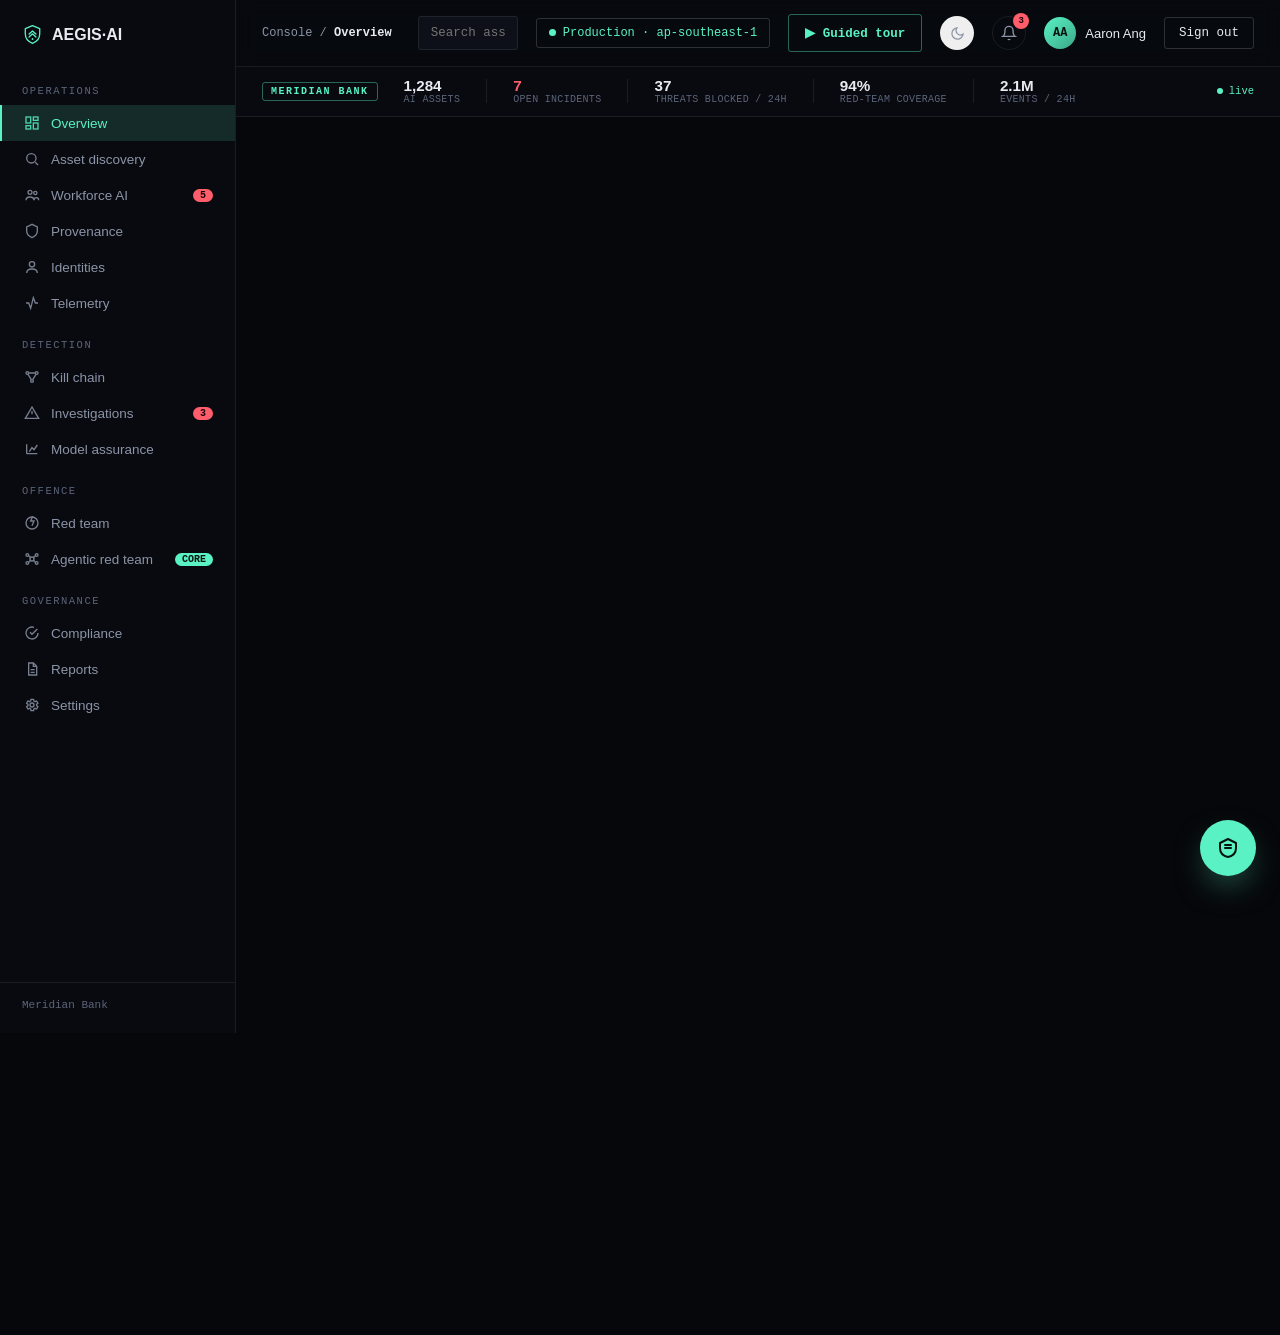
<file: dashboard.html>
<!DOCTYPE html>
<html lang="en">
<head>
<meta charset="UTF-8" />
<meta name="viewport" content="width=device-width, initial-scale=1" />
<title>Console · AEGIS·AI</title>
<meta name="robots" content="noindex" />
<link rel="preconnect" href="https://fonts.googleapis.com" />
<link rel="preconnect" href="https://fonts.gstatic.com" crossorigin />
<link href="https://fonts.googleapis.com/css2?family=Space+Grotesk:wght@400;500;600;700&family=JetBrains+Mono:wght@400;500;600&display=swap" rel="stylesheet" />
<link rel="icon" href="data:image/svg+xml,%3Csvg xmlns='http://www.w3.org/2000/svg' viewBox='0 0 32 32' fill='none' stroke='%235af2c4' stroke-width='2' stroke-linejoin='round' stroke-linecap='round'%3E%3Cpath d='M16 2.6 27 6.9V14.8C27 21.8 22.4 26.9 16 29.4 9.6 26.9 5 21.8 5 14.8V6.9Z'/%3E%3Cpath d='M10.8 15.4 16 10.6l5.2 4.8'/%3E%3Cpath d='M10.8 19.8 16 15l5.2 4.8'/%3E%3Ccircle cx='16' cy='22.8' r='1.4' fill='%235af2c4' stroke='none'/%3E%3C/svg%3E" />
<script>try{var t=localStorage.getItem("aegis_theme");if(t)document.documentElement.dataset.theme=t;}catch(e){}</script>
<style>
:root{--bg:#06070a;--bg-2:#080a0f;--panel:#0d1018;--panel-2:#11151f;--line:rgba(255,255,255,.08);--line-2:rgba(255,255,255,.16);--txt:#e8ecf2;--muted:#8b94a6;--faint:#5b6479;--accent:#5af2c4;--accent-dim:rgba(90,242,196,.14);--danger:#ff5d6c;--danger-dim:rgba(255,93,108,.13);--warn:#ffb454;--mono:'JetBrains Mono',ui-monospace,monospace;--sans:'Space Grotesk',-apple-system,sans-serif}
*{box-sizing:border-box;margin:0;padding:0}
body{background:var(--bg);color:var(--txt);font-family:var(--sans);font-size:15px;-webkit-font-smoothing:antialiased;display:grid;grid-template-columns:236px 1fr;grid-template-rows:auto auto 1fr;min-height:100vh}
a{color:inherit;text-decoration:none}
::selection{background:var(--accent);color:#04130d}
::-webkit-scrollbar{width:9px;height:9px}::-webkit-scrollbar-thumb{background:var(--line-2);border-radius:6px}

/* sidebar */
.side{grid-row:1/-1;background:var(--bg-2);border-right:1px solid var(--line);display:flex;flex-direction:column;padding:18px 0}
.side .brand{display:flex;align-items:center;gap:9px;font-weight:700;font-size:16px;padding:6px 22px 22px}
.side .brand svg{color:var(--accent)}
.side .grp{font-family:var(--mono);font-size:10.5px;color:var(--faint);letter-spacing:1.5px;padding:18px 22px 8px}
.nav-i{display:flex;align-items:center;gap:11px;padding:10px 22px;font-size:13.5px;color:var(--muted);cursor:pointer;border-left:2px solid transparent;transition:.15s}
.nav-i:hover{color:var(--txt);background:rgba(255,255,255,.02)}
.nav-i.on{color:var(--accent);border-left-color:var(--accent);background:var(--accent-dim)}
.nav-i svg{width:16px;height:16px;flex:none;opacity:.85}
.nav-i .badge{margin-left:auto;font-family:var(--mono);font-size:10px;background:var(--danger);color:#1a0205;border-radius:10px;padding:1px 7px;font-weight:600}
.side .foot{margin-top:auto;padding:16px 22px 4px;border-top:1px solid var(--line);font-family:var(--mono);font-size:11px;color:var(--faint)}
.side .foot a{color:var(--accent)}

/* topbar */
.top{grid-column:2;grid-row:1;display:flex;align-items:center;gap:18px;padding:14px 26px;border-bottom:1px solid var(--line);background:rgba(8,10,15,.85);backdrop-filter:blur(10px);position:sticky;top:0;z-index:20}
.crumb{font-family:var(--mono);font-size:12px;color:var(--muted)}
.crumb b{color:var(--txt)}
.search{margin-left:8px;flex:1;max-width:360px}
.search input{width:100%;background:var(--panel);border:1px solid var(--line);color:var(--txt);font-family:var(--mono);font-size:12.5px;padding:9px 12px;border-radius:3px;outline:none}
.search input:focus{border-color:var(--accent)}
.env{font-family:var(--mono);font-size:12px;color:var(--accent);border:1px solid var(--line-2);padding:7px 12px;border-radius:3px;background:transparent;cursor:pointer}
.tdot{display:inline-block;width:7px;height:7px;border-radius:50%;background:var(--accent);margin-right:7px;animation:pulse 1.6s infinite}
@keyframes pulse{0%,100%{opacity:1}50%{opacity:.4}}
.ic{width:34px;height:34px;display:grid;place-items:center;border:1px solid var(--line);border-radius:50%;color:var(--muted);cursor:pointer;position:relative}
.ic:hover{color:var(--accent);border-color:var(--line-2)}
.ic .n{position:absolute;top:-4px;right:-4px;width:16px;height:16px;font-size:9px;background:var(--danger);color:#1a0205;border-radius:50%;display:grid;place-items:center;font-family:var(--mono);font-weight:700}
.user{display:flex;align-items:center;gap:9px;font-size:13px}
.user .av{width:32px;height:32px;border-radius:50%;background:linear-gradient(135deg,var(--accent),#3aa888);color:#04130d;display:grid;place-items:center;font-weight:700;font-family:var(--mono);font-size:12px}
.user small{display:block;color:var(--faint);font-family:var(--mono);font-size:10.5px}

/* banner */
.banner{grid-column:2;grid-row:2;display:flex;align-items:center;gap:26px;background:var(--bg-2);border-bottom:1px solid var(--line);padding:10px 26px;overflow-x:auto}
.sb-tag{font-family:var(--mono);font-size:10px;font-weight:600;letter-spacing:1.5px;color:var(--accent);border:1px solid rgba(90,242,196,.4);border-radius:3px;padding:3px 8px;flex:none}
.sb-stat{display:flex;flex-direction:column;line-height:1.15;flex:none}
.sb-stat b{font-size:.95rem;font-weight:600}
.sb-stat span{font-family:var(--mono);font-size:10px;color:var(--faint);letter-spacing:.3px}
.sb-stat.dn b{color:var(--danger)}
.sb-sep{width:1px;height:24px;background:var(--line);flex:none}
.sb-spark{flex:1;min-width:80px;height:26px}
.sb-spark canvas{width:100%;height:26px;display:block}
.sb-live{font-family:var(--mono);font-size:10.5px;color:var(--accent);display:flex;align-items:center;gap:6px;flex:none}
.sb-live i{width:6px;height:6px;border-radius:50%;background:var(--accent);animation:pulse 1.6s infinite}

/* main */
.main{grid-column:2;grid-row:3;padding:28px 30px 60px;overflow-x:hidden}
.view{display:none;animation:fade .35s ease}
.view.on{display:block}
@keyframes fade{from{opacity:0;transform:translateY(8px)}to{opacity:1}}
.h{display:flex;align-items:flex-end;justify-content:space-between;flex-wrap:wrap;gap:14px;margin-bottom:24px}
.h h1{font-size:1.7rem;font-weight:600;letter-spacing:-.02em}
.h p{color:var(--muted);font-size:.92rem;margin-top:5px}
.btn{font-family:var(--mono);font-size:12.5px;border:1px solid var(--line-2);background:transparent;color:var(--txt);padding:10px 16px;border-radius:3px;cursor:pointer;transition:.18s}
.btn:hover{border-color:var(--accent);color:var(--accent)}
.btn.pri{background:var(--accent);color:#04130d;border-color:var(--accent);font-weight:600}
.btn.pri:hover{box-shadow:0 0 22px var(--accent-dim);color:#04130d}
.btn.dng{border-color:rgba(255,93,108,.5);color:var(--danger)}
.btn.dng:hover{background:var(--danger-dim)}
.btn:disabled{opacity:.5;cursor:not-allowed}

.grid{display:grid;gap:16px}
.g4{grid-template-columns:repeat(4,1fr)}
.g3{grid-template-columns:repeat(3,1fr)}
.g2{grid-template-columns:2fr 1fr}
.card{background:var(--panel);border:1px solid var(--line);border-radius:6px;padding:20px}
.card.pad0{padding:0;overflow:hidden}
.kpi span{font-family:var(--mono);font-size:11px;color:var(--faint);letter-spacing:.3px}
.kpi b{font-size:2rem;font-weight:700;display:block;margin:8px 0 4px;letter-spacing:-.02em}
.kpi em{font-family:var(--mono);font-size:11px}
.kpi em.up{color:var(--accent)}.kpi em.dn{color:var(--danger)}.kpi em.fl{color:var(--faint)}
.ch{display:flex;align-items:center;justify-content:space-between;margin-bottom:16px}
.ch h3{font-size:.98rem;font-weight:600}
.ch .tag{font-family:var(--mono);font-size:11px;color:var(--faint)}
canvas{display:block;width:100%}

.feed{font-family:var(--mono);font-size:12px;line-height:1.5;max-height:300px;overflow:auto}
.feed .ev{display:flex;gap:10px;padding:8px 0;border-bottom:1px solid var(--line);align-items:baseline}
.feed .ev:last-child{border:0}
.feed .tm{color:var(--faint);flex:none}
.feed .sev{flex:none;font-size:10px;font-weight:600;padding:1px 7px;border-radius:2px}
.sev.ok{background:var(--accent-dim);color:var(--accent)}
.sev.warn{background:rgba(255,180,84,.15);color:var(--warn)}
.sev.crit{background:var(--danger-dim);color:var(--danger)}
.feed .msg{color:var(--txt)}

table{width:100%;border-collapse:collapse;font-size:13px}
th{text-align:left;font-family:var(--mono);font-size:11px;color:var(--faint);font-weight:500;padding:12px 18px;border-bottom:1px solid var(--line);position:sticky;top:0;background:var(--panel)}
td{padding:13px 18px;border-bottom:1px solid var(--line)}
tr:last-child td{border-bottom:0}
tbody tr{transition:background .15s}
tbody tr:hover{background:rgba(255,255,255,.02)}
.pill{font-family:var(--mono);font-size:10.5px;padding:3px 9px;border-radius:20px;border:1px solid var(--line-2);color:var(--muted)}
.st{font-family:var(--mono);font-size:11.5px;display:inline-flex;align-items:center;gap:6px}
.st::before{content:"";width:6px;height:6px;border-radius:50%;background:currentColor}
.st.ok{color:var(--accent)}.st.warn{color:var(--warn)}.st.bad{color:var(--danger)}

.bar{height:8px;border-radius:5px;background:var(--line);overflow:hidden}
.bar i{display:block;height:100%;background:var(--accent);border-radius:5px;transition:width 1s cubic-bezier(.16,1,.3,1)}
.bar.dng i{background:var(--danger)}.bar.wn i{background:var(--warn)}
.lbl{display:flex;justify-content:space-between;font-family:var(--mono);font-size:12px;margin-bottom:8px}
.lbl span:last-child{color:var(--accent)}

/* kill chain */
.kc{display:flex;align-items:stretch;gap:0;flex-wrap:wrap;margin:8px 0 18px}
.kn{flex:1;min-width:150px;background:var(--bg-2);border:1px solid var(--line-2);border-radius:5px;padding:16px 16px;opacity:.35;transition:.4s}
.kn.lit{opacity:1}
.kn.lit.done{border-color:rgba(90,242,196,.5)}
.kn.lit.warn{border-color:rgba(255,180,84,.55)}
.kn.lit.crit{border-color:rgba(255,93,108,.65);background:var(--danger-dim)}
.kn b{display:block;font-size:.92rem}
.kn span{font-family:var(--mono);font-size:11px;color:var(--faint)}
.ke{align-self:center;color:var(--faint);padding:0 10px;font-size:14px}

.tl{position:relative;padding-left:24px}
.tl::before{content:"";position:absolute;left:6px;top:4px;bottom:4px;width:1px;background:var(--line-2)}
.tl .it{position:relative;padding:0 0 18px}
.tl .it::before{content:"";position:absolute;left:-22px;top:5px;width:11px;height:11px;border-radius:50%;background:var(--bg);border:2px solid var(--accent)}
.tl .it.bad::before{border-color:var(--danger)}
.tl .it small{font-family:var(--mono);font-size:11px;color:var(--faint)}
.tl .it p{font-size:.9rem;margin-top:3px;color:var(--txt)}

#auPick .tab{font-family:var(--mono);font-size:12px;color:var(--muted);background:transparent;border:1px solid var(--line-2);padding:8px 14px;border-radius:3px;cursor:pointer;transition:.18s}
#auPick .tab:hover{color:var(--txt);border-color:var(--accent)}
#auPick .tab.active{background:var(--accent);color:#04130d;border-color:var(--accent);font-weight:600}
html[data-theme="light"] #auPick .tab.active{color:#fff}
.rtd{background:var(--bg-2);padding:16px 16px}
.rtd .rn{font-size:.9rem;font-weight:600;display:block;margin-bottom:8px}
.rtd .rm{font-family:var(--mono);font-size:11px;color:var(--faint)}
.findrow{display:flex;align-items:center;gap:14px;font-family:var(--mono);font-size:12.5px;padding:12px 0;border-bottom:1px solid var(--line)}
.findrow:last-child{border:0}
.ft{font-size:10px;font-weight:600;padding:3px 8px;border-radius:2px;flex:none}
.ft.p{background:var(--accent-dim);color:var(--accent)}
.ft.f{background:var(--danger-dim);color:var(--danger)}
.ft.r{background:rgba(255,180,84,.15);color:var(--warn)}

.toast{position:fixed;right:24px;bottom:24px;z-index:80;display:flex;flex-direction:column;gap:10px}
.toast div{background:var(--panel-2);border:1px solid var(--line-2);border-left:3px solid var(--accent);border-radius:5px;padding:13px 18px;font-size:13px;min-width:280px;box-shadow:0 18px 40px -18px rgba(0,0,0,.8);animation:tin .3s ease}
.toast div small{display:block;font-family:var(--mono);font-size:11px;color:var(--muted);margin-top:3px}
@keyframes tin{from{opacity:0;transform:translateX(20px)}to{opacity:1}}

.sub{color:var(--muted);font-size:.88rem;margin:-14px 0 18px}
.split{display:grid;grid-template-columns:1.4fr 1fr;gap:16px}
.mini{font-family:var(--mono);font-size:11px;color:var(--faint);margin-bottom:6px}
.tg{display:flex;align-items:center;justify-content:space-between;padding:14px 0;border-bottom:1px solid var(--line)}
.tg:last-child{border:0}
.tg b{font-size:.95rem}.tg small{color:var(--faint);font-family:var(--mono);font-size:11px}
.sw{width:42px;height:23px;border-radius:20px;background:var(--accent);position:relative;cursor:pointer;flex:none}
.sw.off{background:var(--line-2)}
.sw::after{content:"";position:absolute;top:2px;left:21px;width:19px;height:19px;border-radius:50%;background:#04130d;transition:.2s}
.sw.off::after{left:2px;background:var(--muted)}

/* theme toggle + guided-tour button */
.tour-start{border-color:rgba(90,242,196,.4);color:var(--accent);font-weight:600}
.tour-start:hover{background:var(--accent-dim)}
#themeTg .t-sun{display:none}
html[data-theme="light"] #themeTg .t-sun{display:block}
html[data-theme="light"] #themeTg .t-moon{display:none}

/* light theme */
html{transition:background-color .3s}
html[data-theme="light"]{
  --bg:#f5f7fb;--bg-2:#eef2f8;--panel:#ffffff;--panel-2:#f3f6fb;
  --line:rgba(13,20,34,.10);--line-2:rgba(13,20,34,.18);
  --txt:#0e1726;--muted:#54607a;--faint:#8b95ab;
  --accent:#0c9b78;--accent-dim:rgba(12,155,120,.12);
  --danger:#d83246;--danger-dim:rgba(216,50,70,.12);--warn:#b27414;
}
html[data-theme="light"] body{background:var(--bg)}
html[data-theme="light"] .top{background:rgba(245,247,251,.92)}
html[data-theme="light"] .btn.pri,html[data-theme="light"] .badge,html[data-theme="light"] .ic .n{color:#fff}
html[data-theme="light"] .av{color:#fff}
html[data-theme="light"] ::selection{background:var(--accent);color:#fff}

/* guided tour */
.tour-ring{position:fixed;z-index:90;border-radius:8px;border:2px solid var(--accent);box-shadow:0 0 0 9999px rgba(2,4,8,.68);pointer-events:none;transition:all .35s cubic-bezier(.16,1,.3,1);opacity:0}
html[data-theme="light"] .tour-ring{box-shadow:0 0 0 9999px rgba(13,20,34,.45)}
.tour-ring.show{opacity:1}
.tour-pop{position:fixed;z-index:91;width:320px;max-width:calc(100vw - 32px);background:var(--panel-2);border:1px solid var(--line-2);border-radius:8px;padding:18px 20px;box-shadow:0 24px 50px -20px rgba(0,0,0,.7);transition:all .35s cubic-bezier(.16,1,.3,1);opacity:0}
.tour-pop.show{opacity:1}
.tour-pop .tp-step{font-family:var(--mono);font-size:11px;color:var(--accent);letter-spacing:1px}
.tour-pop h4{font-size:1.05rem;margin:8px 0 7px;font-weight:600}
.tour-pop p{font-size:.9rem;color:var(--muted);line-height:1.55}
.tour-pop .tp-bar{height:3px;background:var(--line);border-radius:3px;margin:14px 0;overflow:hidden}
.tour-pop .tp-bar i{display:block;height:100%;width:0;background:var(--accent)}
.tour-pop .tp-row{display:flex;align-items:center;gap:8px}
.tour-pop .tp-row .sp{flex:1}
.tour-pop button{font-family:var(--mono);font-size:12px;border:1px solid var(--line-2);background:transparent;color:var(--txt);padding:7px 13px;border-radius:3px;cursor:pointer}
.tour-pop button:hover{border-color:var(--accent);color:var(--accent)}
.tour-pop button.np{background:var(--accent);color:#04130d;border-color:var(--accent);font-weight:600}
html[data-theme="light"] .tour-pop button.np{color:#fff}
.tour-pop .tp-x{color:var(--faint);padding:7px 9px}

@media(max-width:980px){
  body{grid-template-columns:1fr}
  .side{position:fixed;left:0;top:0;bottom:0;width:236px;z-index:60;transform:translateX(-100%);transition:.25s}
  .side.open{transform:none}
  .top,.banner,.main{grid-column:1}
  .menu-b{display:grid!important}
  .g4{grid-template-columns:repeat(2,1fr)}.g3,.g2,.split{grid-template-columns:1fr}
}
.menu-b{display:none;width:34px;height:34px;place-items:center;border:1px solid var(--line);border-radius:5px;background:transparent;color:var(--txt);cursor:pointer}
@media(max-width:560px){.g4{grid-template-columns:1fr}.search{display:none}}
/* copilot */
.cop-fab{position:fixed;right:24px;bottom:24px;z-index:90;width:56px;height:56px;border-radius:50%;border:0;cursor:pointer;background:var(--accent);color:#04130d;display:grid;place-items:center;box-shadow:0 14px 34px -10px rgba(90,242,196,.5);transition:transform .2s}
.cop-fab:hover{transform:translateY(-2px)}
.cop-fab svg{width:24px;height:24px}
.cop{position:fixed;right:24px;bottom:24px;z-index:91;width:380px;max-width:calc(100vw - 32px);height:560px;max-height:calc(100vh - 48px);background:var(--panel-2);border:1px solid var(--line-2);border-radius:14px;box-shadow:0 30px 70px -24px rgba(0,0,0,.7);display:none;flex-direction:column;overflow:hidden}
.cop.open{display:flex}
.cop-head{display:flex;align-items:center;gap:10px;padding:14px 16px;border-bottom:1px solid var(--line);background:rgba(255,255,255,.02)}
.cop-head .av{width:30px;height:30px;border-radius:8px;background:var(--accent);color:#04130d;display:grid;place-items:center;font-weight:700;font-family:var(--mono);font-size:13px}
.cop-head b{font-size:14px}.cop-head small{display:block;color:var(--faint);font-family:var(--mono);font-size:10.5px}
.cop-head .x{margin-left:auto;background:none;border:0;color:var(--muted);cursor:pointer;font-size:18px;padding:4px 8px}
.cop-head .x:hover{color:var(--accent)}
.cop-log{flex:1;overflow:auto;padding:16px;display:flex;flex-direction:column;gap:12px}
.cop-msg{max-width:84%;font-size:13.5px;line-height:1.5;padding:10px 13px;border-radius:12px}
.cop-msg.bot{align-self:flex-start;background:var(--bg-2);border:1px solid var(--line);border-bottom-left-radius:3px}
.cop-msg.me{align-self:flex-end;background:var(--accent-dim);border:1px solid rgba(90,242,196,.3);color:var(--txt);border-bottom-right-radius:3px}
.cop-msg b{color:var(--accent)}
.cop-chips{display:flex;flex-wrap:wrap;gap:7px;padding:0 16px 12px}
.cop-chips button{font-family:var(--mono);font-size:11.5px;color:var(--muted);background:transparent;border:1px solid var(--line-2);border-radius:20px;padding:7px 12px;cursor:pointer;transition:.15s}
.cop-chips button:hover{color:var(--accent);border-color:var(--accent)}
.cop-in{display:flex;gap:8px;padding:12px 14px;border-top:1px solid var(--line)}
.cop-in input{flex:1;background:var(--bg);border:1px solid var(--line);color:var(--txt);font-family:var(--sans);font-size:13.5px;padding:10px 12px;border-radius:8px;outline:none}
.cop-in input:focus{border-color:var(--accent)}
.cop-in button{background:var(--accent);color:#04130d;border:0;border-radius:8px;padding:0 14px;font-weight:600;cursor:pointer}
.cop-typing{align-self:flex-start;color:var(--faint);font-family:var(--mono);font-size:12px;padding:4px 6px}
@media(max-width:560px){.cop{height:calc(100vh - 24px);bottom:12px;right:12px}}
</style>
</head>
<body>

<aside class="side" id="side">
  <div class="brand"><svg viewBox="0 0 32 32" width="21" height="21" fill="none" stroke="currentColor" stroke-width="2" stroke-linejoin="round" stroke-linecap="round"><path d="M16 2.6 27 6.9V14.8C27 21.8 22.4 26.9 16 29.4 9.6 26.9 5 21.8 5 14.8V6.9Z"/><path d="M10.8 15.4 16 10.6l5.2 4.8"/><path d="M10.8 19.8 16 15l5.2 4.8"/><circle cx="16" cy="22.8" r="1.4" fill="currentColor" stroke="none"/></svg> AEGIS·AI</div>
  <div class="grp">OPERATIONS</div>
  <div class="nav-i on" data-v="overview"><svg viewBox="0 0 24 24" fill="none" stroke="currentColor" stroke-width="2"><rect x="3" y="3" width="7" height="9"/><rect x="14" y="3" width="7" height="5"/><rect x="14" y="12" width="7" height="9"/><rect x="3" y="16" width="7" height="5"/></svg> Overview</div>
  <div class="nav-i" data-v="discovery"><svg viewBox="0 0 24 24" fill="none" stroke="currentColor" stroke-width="2"><circle cx="11" cy="11" r="7"/><path d="m21 21-4-4"/></svg> Asset discovery</div>
  <div class="nav-i" data-v="workforce"><svg viewBox="0 0 24 24" fill="none" stroke="currentColor" stroke-width="2"><circle cx="9" cy="8" r="3"/><circle cx="17" cy="9" r="2.4"/><path d="M3 20c0-3.3 2.7-5 6-5s6 1.7 6 5M15 20c0-2.4 1.4-4 3.5-4S22 17.6 22 20"/></svg> Workforce AI <span class="badge" id="wfBadge">5</span></div>
  <div class="nav-i" data-v="provenance"><svg viewBox="0 0 24 24" fill="none" stroke="currentColor" stroke-width="2"><path d="M12 2 4 6v6c0 5 3.5 8 8 10 4.5-2 8-5 8-10V6Z"/></svg> Provenance</div>
  <div class="nav-i" data-v="identities"><svg viewBox="0 0 24 24" fill="none" stroke="currentColor" stroke-width="2"><circle cx="12" cy="8" r="4"/><path d="M4 21c0-4 4-6 8-6s8 2 8 6"/></svg> Identities</div>
  <div class="nav-i" data-v="telemetry"><svg viewBox="0 0 24 24" fill="none" stroke="currentColor" stroke-width="2"><path d="M3 12h4l3 8 4-16 3 8h4"/></svg> Telemetry</div>
  <div class="grp">DETECTION</div>
  <div class="nav-i" data-v="killchain"><svg viewBox="0 0 24 24" fill="none" stroke="currentColor" stroke-width="2"><circle cx="5" cy="6" r="2"/><circle cx="19" cy="6" r="2"/><circle cx="12" cy="18" r="2"/><path d="M7 6h10M6 8l5 8M18 8l-5 8"/></svg> Kill chain</div>
  <div class="nav-i" data-v="incidents"><svg viewBox="0 0 24 24" fill="none" stroke="currentColor" stroke-width="2"><path d="M12 3 2 20h20Z"/><path d="M12 9v5M12 17h.01"/></svg> Investigations <span class="badge" id="incBadge">3</span></div>
  <div class="nav-i" data-v="assurance"><svg viewBox="0 0 24 24" fill="none" stroke="currentColor" stroke-width="2"><path d="M4 19V5M4 19h16M8 16l4-6 3 3 5-7"/></svg> Model assurance</div>
  <div class="grp">OFFENCE</div>
  <div class="nav-i" data-v="redteam"><svg viewBox="0 0 24 24" fill="none" stroke="currentColor" stroke-width="2"><path d="m13 2-3 7h5l-3 7"/><circle cx="12" cy="12" r="9"/></svg> Red team</div>
  <div class="nav-i" data-v="agentic"><svg viewBox="0 0 24 24" fill="none" stroke="currentColor" stroke-width="2"><circle cx="12" cy="12" r="3"/><circle cx="5" cy="6" r="2"/><circle cx="19" cy="6" r="2"/><circle cx="5" cy="18" r="2"/><circle cx="19" cy="18" r="2"/><path d="M7 7l3 3M17 7l-3 3M7 17l3-3M17 17l-3-3"/></svg> Agentic red team <span class="badge" style="background:var(--accent);color:#04130d">CORE</span></div>
  <div class="grp">GOVERNANCE</div>
  <div class="nav-i" data-v="compliance"><svg viewBox="0 0 24 24" fill="none" stroke="currentColor" stroke-width="2"><path d="M9 11l3 3 8-8"/><path d="M21 12a9 9 0 1 1-6-8.5"/></svg> Compliance</div>
  <div class="nav-i" data-v="reports"><svg viewBox="0 0 24 24" fill="none" stroke="currentColor" stroke-width="2"><path d="M7 3h7l5 5v13H7Z"/><path d="M14 3v5h5M10 13h6M10 17h6"/></svg> Reports</div>
  <div class="nav-i" data-v="settings"><svg viewBox="0 0 24 24" fill="none" stroke="currentColor" stroke-width="2"><circle cx="12" cy="12" r="3"/><path d="M19 12a7 7 0 0 0-.1-1l2-1.6-2-3.4-2.4 1a7 7 0 0 0-1.7-1l-.4-2.5h-4l-.4 2.5a7 7 0 0 0-1.7 1l-2.4-1-2 3.4 2 1.6a7 7 0 0 0 0 2l-2 1.6 2 3.4 2.4-1a7 7 0 0 0 1.7 1l.4 2.5h4l.4-2.5a7 7 0 0 0 1.7-1l2.4 1 2-3.4-2-1.6a7 7 0 0 0 .1-1Z"/></svg> Settings</div>
  <div class="foot">Meridian Bank</div>
</aside>

<header class="top">
  <button class="menu-b" id="menuB"><svg viewBox="0 0 24 24" width="16" stroke="currentColor" stroke-width="2" fill="none"><path d="M3 6h18M3 12h18M3 18h18"/></svg></button>
  <div class="crumb">Console / <b id="crumb">Overview</b></div>
  <div class="search"><input id="globalSearch" placeholder="Search assets, agents, incidents…" /></div>
  <button class="env"><span class="tdot"></span>Production · ap-southeast-1</button>
  <button class="btn tour-start" id="guideBtn" title="Start guided tour">▶ Guided tour</button>
  <button class="ic" id="themeTg" title="Toggle theme" aria-label="Toggle theme">
    <svg class="t-moon" viewBox="0 0 24 24" width="15" stroke="currentColor" stroke-width="2" fill="none"><path d="M21 12.8A9 9 0 1 1 11.2 3 7 7 0 0 0 21 12.8Z"/></svg>
    <svg class="t-sun" viewBox="0 0 24 24" width="15" stroke="currentColor" stroke-width="2" fill="none"><circle cx="12" cy="12" r="4"/><path d="M12 2v2M12 20v2M4 12H2M22 12h-2M5 5l1.5 1.5M17.5 17.5 19 19M19 5l-1.5 1.5M6.5 17.5 5 19"/></svg>
  </button>
  <div class="ic" id="bell" title="Alerts"><svg viewBox="0 0 24 24" width="16" stroke="currentColor" stroke-width="2" fill="none"><path d="M18 8a6 6 0 0 0-12 0c0 7-3 9-3 9h18s-3-2-3-9"/><path d="M13.7 21a2 2 0 0 1-3.4 0"/></svg><span class="n" id="bellN">3</span></div>
  <div class="user"><div class="av">AA</div><div>Aaron Ang</div></div>
  <a href="login.html" class="btn" id="signOut" title="Sign out" style="padding:8px 14px">Sign out</a>
</header>

<div class="banner" id="statBar">
  <span class="sb-tag">MERIDIAN BANK</span>
  <div class="sb-stat"><b id="sbAssets">1,284</b><span>AI ASSETS</span></div>
  <div class="sb-sep"></div>
  <div class="sb-stat dn"><b id="sbInc">7</b><span>OPEN INCIDENTS</span></div>
  <div class="sb-sep"></div>
  <div class="sb-stat"><b id="sbThreats">37</b><span>THREATS BLOCKED / 24H</span></div>
  <div class="sb-sep"></div>
  <div class="sb-stat"><b id="sbCov">94%</b><span>RED-TEAM COVERAGE</span></div>
  <div class="sb-sep"></div>
  <div class="sb-stat"><b id="sbEvents">2.1M</b><span>EVENTS / 24H</span></div>
  <div class="sb-spark"><canvas id="sbSpark" height="26"></canvas></div>
  <span class="sb-live"><i></i> live</span>
</div>

<main class="main">

  <!-- OVERVIEW -->
  <section class="view on" data-view="overview">
    <div class="h"><div><h1>Operations overview</h1><p>Live posture across all eight layers · ap-southeast-1</p></div>
      <button class="btn pri" data-go="redteam">Run continuous red team</button></div>
    <div class="grid g4">
      <div class="card kpi"><span>AI ASSETS TRACKED</span><b data-cu="1284">0</b><em class="up">▲ 38 new today</em></div>
      <div class="card kpi"><span>OPEN INCIDENTS</span><b data-cu="7">0</b><em class="dn">3 critical</em></div>
      <div class="card kpi"><span>RED-TEAM COVERAGE</span><b data-cu="94" data-suf="%">0</b><em class="up">OWASP LLM Top 10</em></div>
      <div class="card kpi"><span>SHADOW AI</span><b data-cu="22">0</b><em class="dn">unsanctioned</em></div>
    </div>
    <div class="grid g2" style="margin-top:16px">
      <div class="card"><div class="ch"><h3>Inference volume &amp; blocked threats</h3><span class="tag">last 6h · live</span></div>
        <canvas id="cMain" height="220"></canvas></div>
      <div class="card"><div class="ch"><h3>Attack surface</h3><span class="tag">by category</span></div>
        <canvas id="cDonut" height="220"></canvas>
        <div id="donutLeg" style="font-family:var(--mono);font-size:11px;margin-top:14px;line-height:2"></div></div>
    </div>
    <div class="grid g2" style="margin-top:16px">
      <div class="card"><div class="ch"><h3>Live event stream</h3><span class="tag"><span class="tdot"></span>streaming</span></div>
        <div class="feed" id="ovFeed"></div></div>
      <div class="card"><div class="ch"><h3>Layer health</h3><span class="tag">8 / 8 online</span></div>
        <div id="layerHealth"></div></div>
    </div>
  </section>

  <!-- DISCOVERY -->
  <section class="view" data-view="discovery">
    <div class="h"><div><h1>Asset discovery</h1><p>Continuous inventory across code, cloud, browsers, OAuth and network</p></div>
      <button class="btn" id="rescanBtn">Re-run discovery sweep</button></div>
    <div class="grid g4">
      <div class="card kpi"><span>MODELS</span><b data-cu="412">0</b><em class="fl">live + self-hosted</em></div>
      <div class="card kpi"><span>AGENTS</span><b data-cu="611">0</b><em class="fl">incl. MCP servers</em></div>
      <div class="card kpi"><span>VECTOR STORES</span><b data-cu="239">0</b><em class="fl">RAG indexes</em></div>
      <div class="card kpi"><span>SHADOW</span><b data-cu="22">0</b><em class="dn">unsanctioned</em></div>
    </div>
    <div class="card pad0" style="margin-top:16px">
      <table><thead><tr><th>Asset</th><th>Type</th><th>Owner</th><th>Source</th><th>Status</th></tr></thead><tbody id="assetT"></tbody></table>
    </div>
  </section>

  <!-- WORKFORCE AI -->
  <section class="view" data-view="workforce">
    <div class="h"><div><h1>Workforce AI &amp; data loss</h1><p>Employee AI use across Microsoft 365 &amp; Google Workspace — data loss and harmful use</p></div>
      <button class="btn" data-act="Exported workforce-AI DLP report · 30 days · per-user">Export DLP report</button></div>
    <div class="grid g4">
      <div class="card kpi"><span>MONITORED USERS</span><b data-cu="8420">0</b><em class="fl">M365 + Workspace</em></div>
      <div class="card kpi"><span>DLP EVENTS / 24H</span><b data-cu="143">0</b><em class="dn">31 blocked</em></div>
      <div class="card kpi"><span>HARMFUL USE</span><b data-cu="5">0</b><em class="dn">policy violations</em></div>
      <div class="card kpi"><span>SHADOW AI APPS</span><b data-cu="34">0</b><em class="dn">unsanctioned</em></div>
    </div>
    <div class="grid g2" style="margin-top:16px">
      <div class="card pad0"><table><thead><tr><th>User</th><th>AI surface</th><th>Action</th><th>Sensitive data</th><th>Decision</th></tr></thead><tbody id="wfT"></tbody></table></div>
      <div class="card"><div class="ch"><h3>By AI surface</h3><span class="tag">24h</span></div>
        <div id="wfBars" style="margin-top:8px"></div>
        <div class="ch" style="margin:22px 0 12px"><h3>Top data classes at risk</h3></div>
        <div id="wfClass" style="font-family:var(--mono);font-size:12px;line-height:2.1"></div></div>
    </div>
  </section>

  <!-- PROVENANCE -->
  <section class="view" data-view="provenance">
    <div class="h"><div><h1>Supply chain &amp; provenance</h1><p>Every model and dataset signed, verified at ingestion, re-checked against new threats</p></div></div>
    <div class="card pad0">
      <table><thead><tr><th>Model / dataset</th><th>Origin</th><th>Signature</th><th>Last scan</th><th></th></tr></thead><tbody id="provT"></tbody></table>
    </div>
  </section>

  <!-- IDENTITIES -->
  <section class="view" data-view="identities">
    <div class="h"><div><h1>Non-human identities</h1><p>Every agent and inference call is its own identity — scoped, short-lived, audited</p></div></div>
    <div class="grid g3">
      <div class="card kpi"><span>ACTIVE NHIs</span><b data-cu="611">0</b><em class="fl">agents · services</em></div>
      <div class="card kpi"><span>JIT TOKENS LIVE</span><b data-cu="48">0</b><em class="up">auto-expiring</em></div>
      <div class="card kpi"><span>POLICY VIOLATIONS</span><b data-cu="2">0</b><em class="dn">blocked</em></div>
    </div>
    <div class="card pad0" style="margin-top:16px">
      <table><thead><tr><th>Identity</th><th>Scope</th><th>Token TTL</th><th>Status</th><th></th></tr></thead><tbody id="idT"></tbody></table>
    </div>
  </section>

  <!-- TELEMETRY -->
  <section class="view" data-view="telemetry">
    <div class="h"><div><h1>Telemetry stream</h1><p>Open OCSF-aligned schema · prompts, completions, tool calls, inference events</p></div>
      <button class="btn" id="streamToggle">⏸ Pause stream</button></div>
    <div class="grid g4" style="margin-bottom:16px">
      <div class="card kpi"><span>EVENTS / 24H</span><b data-cu="2100000" data-suf="">0</b><em class="fl">2.1M</em></div>
      <div class="card kpi"><span>TOOL CALLS / MIN</span><b data-cu="318">0</b><em class="up">nominal</em></div>
      <div class="card kpi"><span>A2A MESSAGES</span><b data-cu="74">0</b><em class="fl">cross-agent</em></div>
      <div class="card kpi"><span>PIPED TO</span><b style="font-size:1.1rem;margin-top:14px">Splunk</b><em class="fl">+ Sentinel</em></div>
    </div>
    <div class="card"><div class="ch"><h3>Raw event console</h3><span class="tag"><span class="tdot"></span>OCSF · live tail</span></div>
      <div class="feed" id="telFeed" style="max-height:420px"></div></div>
  </section>

  <!-- KILL CHAIN -->
  <section class="view" data-view="killchain">
    <div class="h"><div><h1>AI kill chain</h1><p>Low-signal events correlated into one high-confidence incident</p></div>
      <button class="btn" id="replayKC">▶ Replay correlation</button></div>
    <div class="card">
      <div class="ch"><h3>Incident #4471 · compositional exfiltration attempt</h3><span class="tag st bad">critical · contained</span></div>
      <div class="kc" id="kcFlow">
        <div class="kn done" data-d="0"><b>Prompt injection</b><span>via support ticket #88213</span></div>
        <div class="ke">▸</div>
        <div class="kn done" data-d="1"><b>Tool call abused</b><span>internal-search API</span></div>
        <div class="ke">▸</div>
        <div class="kn warn" data-d="2"><b>Credential reuse</b><span>agent svc-rag-07</span></div>
        <div class="ke">▸</div>
        <div class="kn crit" data-d="3"><b>Exfiltration</b><span>blocked at egress</span></div>
      </div>
      <p style="font-family:var(--mono);font-size:12.5px;color:var(--muted);border-left:2px solid var(--accent);padding-left:14px">
        Four independent signals, none alarming alone. Correlation engine raised a single critical
        incident in 1.2s and auto-contained at the exfiltration stage.</p>
    </div>
    <div class="card" style="margin-top:16px"><div class="ch"><h3>Active correlations</h3><span class="tag">rolling 24h</span></div>
      <div id="corrList"></div></div>
  </section>

  <!-- INVESTIGATIONS -->
  <section class="view" data-view="incidents">
    <div class="h"><div><h1>Investigations</h1><p>Full session reconstruction · lineage · one-click response</p></div></div>
    <div class="split">
      <div class="card pad0"><table><thead><tr><th>ID</th><th>Incident</th><th>Severity</th><th>Status</th></tr></thead><tbody id="incT"></tbody></table></div>
      <div class="card" id="incDetail">
        <div class="ch"><h3 id="idTitle">Incident #4471</h3><span class="tag st bad" id="idSev">critical</span></div>
        <p class="sub" id="idDesc">Compositional exfiltration via injected support ticket. Agent svc-rag-07 reused a session credential to reach an internal search tool.</p>
        <div class="mini">SESSION RECONSTRUCTION</div>
        <div class="tl" id="idTl"></div>
        <div class="mini" style="margin-top:8px">LINEAGE</div>
        <p style="font-family:var(--mono);font-size:12px;color:var(--muted);margin-bottom:18px">output → svc-rag-07 → llm-prod(checkout) → vec:support-kb → doc:ticket#88213</p>
        <div class="mini">RESPONSE</div>
        <div style="display:flex;gap:8px;flex-wrap:wrap;margin-top:10px">
          <button class="btn dng" data-act="Revoked agent credentials for svc-rag-07">Revoke credentials</button>
          <button class="btn dng" data-act="Quarantined model version llm-prod@checkout">Quarantine model</button>
          <button class="btn" data-act="Rolled back system prompt to v41">Roll back prompt</button>
          <button class="btn" data-act="Isolated vector store support-kb">Isolate vector store</button>
        </div>
      </div>
    </div>
  </section>

  <!-- ASSURANCE -->
  <section class="view" data-view="assurance">
    <div class="h"><div><h1>Model assurance</h1><p>Drift, bias and explainability — wired into the same engine the SOC reads</p></div>
      <button class="btn" data-act="Exported model-risk pack · MAS/Basel · credit-risk-pd v43">Export model-risk pack</button></div>
    <div class="card" style="margin-bottom:16px;border-left:3px solid var(--accent)">
      <div class="ch"><h3>Monitored model · credit-risk-pd <span style="color:var(--faint);font-weight:400">v43</span></h3><span class="tag st warn">regulated · MAS / Basel III</span></div>
      <p class="sub" style="margin:0">Retail bank probability-of-default scoring model for unsecured lending. Decisions affect credit limits and approvals — drift, bias and explainability are board- and regulator-reportable, and feed the SOC as security signals.</p>
    </div>
    <div class="grid g4">
      <div class="card kpi"><span>POPULATION STABILITY</span><b>0.27</b><em class="dn">PSI · drift threshold 0.25</em></div>
      <div class="card kpi"><span>AUC / GINI</span><b>0.81</b><em class="fl">Gini 0.62 · stable</em></div>
      <div class="card kpi"><span>UNEXPLAINED DECISIONS</span><b>1.2%</b><em class="up">SHAP coverage 98.8%</em></div>
      <div class="card kpi"><span>FAIRNESS BREACH</span><b>1</b><em class="dn">geo proxy · age</em></div>
    </div>
    <div class="grid g3" style="margin-top:16px">
      <div class="card"><div class="ch"><h3>Feature drift</h3><span class="tag">PSI · 8 features · 14d</span></div><canvas id="cDrift" height="160"></canvas></div>
      <div class="card"><div class="ch"><h3>Override / exception rate</h3><span class="tag">credit officers · %</span></div><canvas id="cHall" height="160"></canvas></div>
      <div class="card"><div class="ch"><h3>Disparate impact</h3><span class="tag">protected · vs control</span></div>
        <div id="fairBars" style="margin-top:8px"></div></div>
    </div>
    <div class="card" style="margin-top:16px"><div class="ch"><h3>Bank model registry</h3><span class="tag">in-house · regulated</span></div>
      <table><thead><tr><th>Model</th><th>Version</th><th>Drift (PSI)</th><th>Bias</th><th>Status</th></tr></thead><tbody id="mdlT"></tbody></table></div>
  </section>

  <!-- RED TEAM -->
  <section class="view" data-view="redteam">
    <div class="h"><div><h1>Continuous full-stack red team</h1><p>Adversarial testing of the whole AI stack — model, agents, MCP, identity, supply chain and the cloud infra that hosts it</p></div>
      <button class="btn pri" id="runRT">▶ Run red-team campaign</button></div>
    <div class="grid g4">
      <div class="card kpi"><span>LAST RUN</span><b style="font-size:1.05rem;margin-top:14px" id="rtLast">2h ago</b><em class="fl">rt-2026-0517</em></div>
      <div class="card kpi"><span>ATTACKS / RUN</span><b id="rtAtk">206</b><em class="fl">across 8 domains</em></div>
      <div class="card kpi"><span>OPEN FINDINGS</span><b id="rtFind">1</b><em class="dn">→ incident</em></div>
      <div class="card kpi"><span>COVERAGE</span><b id="rtCov">94%</b><em class="up">stack-wide</em></div>
    </div>
    <div class="card" style="margin-top:16px"><div class="ch"><h3>Attack surface coverage</h3><span class="tag">whole stack · last run</span></div>
      <div class="grid g4" id="rtDomains" style="gap:1px;background:var(--line);border:1px solid var(--line)"></div></div>
    <div class="card" style="margin-top:16px" id="rtProgWrap" hidden>
      <div class="ch"><h3 id="rtStage">Initialising campaign…</h3><span class="tag" id="rtPct">0%</span></div>
      <div class="bar"><i id="rtBar" style="width:0%"></i></div>
    </div>
    <div class="card" style="margin-top:16px"><div class="ch"><h3>Findings</h3><span class="tag">purple-team queue</span></div>
      <div id="rtRows"></div></div>
  </section>

  <!-- AGENTIC RED TEAM -->
  <section class="view" data-view="agentic">
    <div class="h"><div><h1>Agentic AI red team <span style="font-family:var(--mono);font-size:11px;letter-spacing:1px;color:#04130d;background:var(--accent);padding:3px 9px;border-radius:3px;vertical-align:middle">FLAGSHIP</span></h1>
      <p>Attacks the whole agent loop on a real target: goal, memory, tools, identity and the agents it trusts. Safe execution scaffolding, simulated tools, production-equivalent targets, scoped blast radius and a kill switch.</p></div>
      <button class="btn pri" id="runAgt">▶ Run agentic kill chain</button></div>
    <div class="grid g4">
      <div class="card kpi"><span>AGENTS IN SCOPE</span><b data-cu="611">0</b><em class="fl">incl. MCP servers</em></div>
      <div class="card kpi"><span>ATTACK CLASSES</span><b data-cu="12">0</b><em class="fl">full agent loop</em></div>
      <div class="card kpi"><span>OPEN FINDINGS</span><b id="agtFind">1</b><em class="dn">memory poisoning</em></div>
      <div class="card kpi"><span>LAST RUN</span><b style="font-size:1.05rem;margin-top:14px">2h ago</b><em class="fl">agt-2026-0517</em></div>
    </div>
    <div class="card" style="margin-top:16px"><div class="ch"><h3>The agentic kill chain</h3><span class="tag">click Run to execute, safely</span></div>
      <div id="agtProgWrap" hidden style="margin-bottom:16px">
        <div class="ch"><h3 id="agtStage" style="font-size:.92rem;color:var(--muted)">Initialising agentic kill chain…</h3><span class="tag" id="agtPct">0%</span></div>
        <div class="bar"><i id="agtBar" style="width:0%"></i></div>
      </div>
      <div class="kc" id="agtFlow">
        <div class="kn" data-a="0"><b>Goal hijack</b><span>poisoned RAG doc</span></div>
        <div class="ke">▸</div>
        <div class="kn" data-a="1"><b>Memory poison</b><span>long-term store</span></div>
        <div class="ke">▸</div>
        <div class="kn" data-a="2"><b>Tool chain abuse</b><span>confused deputy</span></div>
        <div class="ke">▸</div>
        <div class="kn" data-a="3"><b>A2A spoof</b><span>planner → executor</span></div>
        <div class="ke">▸</div>
        <div class="kn" data-a="4"><b>Exfil attempt</b><span>blocked at egress</span></div>
      </div>
    </div>
    <div class="card" style="margin-top:16px"><div class="ch"><h3>Full agentic attack scope</h3><span class="tag">click a class for detail</span></div>
      <div class="grid g4" id="agtScope" style="gap:1px;background:var(--line);border:1px solid var(--line)"></div>
      <div id="agtDetail" class="sub" style="margin:16px 0 0;border-left:2px solid var(--accent);padding:12px 16px;background:var(--bg-2);font-size:.92rem;color:var(--txt);min-height:44px">Select an attack class above to see how AEGIS runs it and what it proves.</div>
    </div>
    <div class="split" style="margin-top:16px">
      <div class="card"><div class="ch"><h3>Agentic runtime defence</h3><span class="tag">enforced live</span></div>
        <div class="tg"><div><b>Tool-call guardrails</b><br><small>intent &amp; scope checks</small></div><span class="st ok">active</span></div>
        <div class="tg"><div><b>JIT agent identity</b><br><small>scoped, expiring credentials</small></div><span class="st ok">active</span></div>
        <div class="tg"><div><b>Memory &amp; RAG integrity</b><br><small>anti-poisoning monitor</small></div><span class="st ok">active</span></div>
        <div class="tg"><div><b>Trajectory recording</b><br><small>full step-by-step replay</small></div><span class="st ok">active</span></div>
        <div class="tg"><div><b>A2A message auth</b><br><small>peer trust policy</small></div><span class="st ok">active</span></div>
        <div class="tg"><div><b>Spend &amp; recursion caps</b><br><small>denial-of-wallet guard</small></div><span class="st ok">active</span></div>
        <div class="tg"><div><b>Quarantine &amp; rollback</b><br><small>one-click containment</small></div><span class="st ok">ready</span></div>
      </div>
      <div class="card"><div class="ch"><h3>Red-team depth, beyond OWASP</h3><span class="tag">MITRE ATLAS · NIST</span></div>
        <div class="findrow"><span class="ft p">COVERED</span>Multi-turn jailbreaks (crescendo, many-shot, skeleton key)</div>
        <div class="findrow"><span class="ft p">COVERED</span>Gradient &amp; adversarial-suffix attacks on open models</div>
        <div class="findrow"><span class="ft p">COVERED</span>Indirect injection via docs, web, email, RAG</div>
        <div class="findrow"><span class="ft p">COVERED</span>Membership inference · model &amp; data extraction</div>
        <div class="findrow"><span class="ft p">COVERED</span>Guardrail evasion (encoding, obfuscation, multimodal)</div>
        <div class="findrow"><span class="ft p">COVERED</span>Supply chain (namespace reuse, pickle, backdoors)</div>
        <div class="findrow"><span class="ft r">MAPPED</span>MITRE ATLAS &amp; NIST AI RMF, not just OWASP</div>
      </div>
    </div>
    <div class="card" style="margin-top:16px"><div class="ch"><h3>Agentic findings</h3><span class="tag">purple-team queue</span></div>
      <div id="agtRows"></div></div>
  </section>

  <!-- COMPLIANCE -->
  <section class="view" data-view="compliance">
    <div class="h"><div><h1>Compliance &amp; governance</h1><p>Evidence mapped to the frameworks regulators actually ask for</p></div>
      <button class="btn pri" data-act="Generated evidence pack · 214 controls · PDF + JSON">Export evidence pack</button></div>

    <div class="card" style="margin-bottom:16px;border-left:3px solid var(--accent)">
      <div class="ch"><h3>Automated framework audit</h3>
        <span style="display:flex;gap:10px"><button class="btn" id="auExport">Export report</button><button class="btn pri" id="auRun">▶ Run audit</button></span></div>
      <p class="sub" style="margin:0 0 14px">Pick a framework and run a live conformity audit. Evidence is pulled automatically from discovery, identity, model assurance, workforce-AI and the red-team layer.</p>
      <div class="tabs" id="auPick" style="display:flex;gap:8px;flex-wrap:wrap;margin-bottom:16px"></div>
      <div id="auProgWrap" hidden style="margin-bottom:16px">
        <div class="ch"><h3 id="auStage" style="font-size:.92rem;color:var(--muted)">Initialising audit…</h3><span class="tag" id="auPct">0%</span></div>
        <div class="bar"><i id="auBar" style="width:0%"></i></div>
      </div>
      <div class="grid g4" id="auSummary" hidden style="margin-bottom:16px">
        <div class="card kpi" style="background:var(--bg-2)"><span>CONTROLS ASSESSED</span><b id="auTotal">0</b><em class="fl" id="auTotalL">controls</em></div>
        <div class="card kpi" style="background:var(--bg-2)"><span>CONFORMANT</span><b id="auConf" style="color:var(--accent)">0</b><em class="up">evidence attached</em></div>
        <div class="card kpi" style="background:var(--bg-2)"><span>OBSERVATIONS</span><b id="auObs" style="color:var(--warn)">0</b><em class="fl">improvement</em></div>
        <div class="card kpi" style="background:var(--bg-2)"><span>NONCONFORMITIES</span><b id="auNC" style="color:var(--danger)">0</b><em class="dn">to remediate</em></div>
      </div>
      <div class="card pad0" id="auResult" hidden>
        <table><thead><tr><th id="auColA">Control</th><th>Area</th><th>Evidence source</th><th>Result</th></tr></thead><tbody id="auT"></tbody></table>
        <p class="sub" style="margin:14px 18px;font-size:.82rem">Select any control to view findings and remediation.</p>
      </div>
      <div class="card" id="auDetail" hidden style="margin-top:14px;background:var(--bg-2)">
        <div class="ch"><h3 id="adTitle"></h3><span style="display:flex;align-items:center;gap:12px"><span class="tag st" id="adRes"></span><button class="btn" id="adClose" style="padding:6px 12px">Close</button></span></div>
        <div class="mini">DESCRIPTION</div><p id="adDesc" style="font-size:.9rem;color:var(--muted);margin:4px 0 14px"></p>
        <div class="mini">EVIDENCE COLLECTED</div><p id="adEv" style="font-size:.9rem;margin:4px 0 14px"></p>
        <div class="mini">FINDING</div><p id="adFind" style="font-size:.9rem;margin:4px 0 14px"></p>
        <div class="mini">REMEDIATION</div><p id="adRem" style="font-size:.9rem;color:var(--txt);margin:4px 0 14px"></p>
        <div style="display:flex;gap:18px;flex-wrap:wrap;font-family:var(--mono);font-size:12px;color:var(--faint)">
          <span>Owner: <b id="adOwner" style="color:var(--muted)"></b></span>
          <span>Due: <b id="adDue" style="color:var(--muted)"></b></span>
          <span id="adTkt"></span>
        </div>
        <div style="margin-top:16px;display:flex;gap:8px;flex-wrap:wrap" id="adActs"></div>
      </div>
    </div>

    <div class="grid g2">
      <div class="card"><div class="ch"><h3>Framework coverage</h3><span class="tag">auto-collected</span></div><div id="cmpBars"></div></div>
      <div class="card"><div class="ch"><h3>Recent evidence</h3><span class="tag">immutable log</span></div>
        <div class="feed" id="cmpFeed" style="max-height:300px"></div></div>
    </div>
  </section>

  <!-- REPORTS -->
  <section class="view" data-view="reports">
    <div class="h"><div><h1>Reports</h1><p>Board-grade executive summaries and full technical reports — generated from live data</p></div>
      <button class="btn pri" id="genExec">▶ Generate executive report</button></div>
    <div id="repProgWrap" hidden style="margin-bottom:16px" class="card">
      <div class="ch"><h3 id="repStage" style="font-size:.92rem;color:var(--muted)">Compiling…</h3><span class="tag" id="repPct">0%</span></div>
      <div class="bar"><i id="repBar" style="width:0%"></i></div>
    </div>
    <div class="split">
      <div class="card">
        <div class="ch"><h3>Executive summary — board pack</h3><span class="tag">auto · this quarter</span></div>
        <div style="display:flex;align-items:baseline;gap:14px;margin-bottom:16px">
          <b style="font-size:2.4rem;font-weight:700;color:var(--accent)">A-</b>
          <div><b style="font-size:.95rem">AI security posture</b><br><span style="font-family:var(--mono);font-size:11px;color:var(--faint)">up from B+ last quarter</span></div>
        </div>
        <div class="tl">
          <div class="it"><small>POSTURE</small><p>1,284 AI assets governed · 22 shadow AI contained · 94% full-stack red-team coverage.</p></div>
          <div class="it bad"><small>TOP RISK</small><p>credit-risk-pd v43 drift breach (PSI 0.27) and geo-proxy bias — remediation owned by Model Risk, due in 30 days.</p></div>
          <div class="it"><small>INCIDENTS</small><p>7 incidents this quarter, all contained. Mean time to contain: 1.2s automated / 14m analyst.</p></div>
          <div class="it"><small>COMPLIANCE</small><p>ISO 42001, EU AI Act, NIST AI RMF, Singapore IMDA and MAS FEAT audited; 3 minor nonconformities tracked to closure.</p></div>
          <div class="it"><small>RED TEAM</small><p>206 attacks last run across 8 stack domains; 1 finding escalated to an incident and closed.</p></div>
        </div>
        <div style="display:flex;gap:8px;flex-wrap:wrap;margin-top:8px">
          <button class="btn pri" data-act="Generated executive board pack · PDF · 6 pages · signed">Download board PDF</button>
          <button class="btn" data-act="Generated SEC four-day blast-radius report">SEC disclosure report</button>
        </div>
      </div>
      <div class="card">
        <div class="ch"><h3>Report library</h3><span class="tag">on demand</span></div>
        <div id="repLib"></div>
        <div class="ch" style="margin:22px 0 12px"><h3>Scheduled distribution</h3></div>
        <div id="repSched"></div>
      </div>
    </div>
  </section>

  <!-- SETTINGS -->
  <section class="view" data-view="settings">
    <div class="h"><div><h1>Integrations</h1><p>Sits on top of what you already run — toggle a connector to see it sync</p></div></div>
    <div class="grid g2">
      <div class="card"><div class="ch"><h3>SIEM &amp; XDR</h3><span class="tag">data plane out</span></div><div id="intA"></div></div>
      <div class="card"><div class="ch"><h3>Identity &amp; ITSM</h3><span class="tag">response</span></div><div id="intB"></div></div>
    </div>
  </section>

</main>

<div class="toast" id="toast"></div>

<button class="cop-fab" id="copFab" aria-label="Open AEGIS copilot" title="AEGIS copilot">
  <svg viewBox="0 0 24 24" fill="none" stroke="currentColor" stroke-width="2" stroke-linecap="round" stroke-linejoin="round"><path d="M12 3 4 7v5c0 5 3.5 8 8 9 4.5-1 8-4 8-9V7Z"/><path d="M9 12h6M9 9h6"/></svg>
</button>
<section class="cop" id="cop" aria-label="AEGIS copilot">
  <div class="cop-head">
    <span class="av">AE</span>
    <div><b>AEGIS Copilot</b><small>tell it what to do</small></div>
    <button class="x" id="copClose" aria-label="Close">×</button>
  </div>
  <div class="cop-log" id="copLog"></div>
  <div class="cop-chips" id="copChips">
    <button>Run a red-team campaign</button>
    <button>Run the agentic kill chain</button>
    <button>Audit us against ISO 42001</button>
    <button>Generate the board report</button>
    <button>What's our posture?</button>
  </div>
  <form class="cop-in" id="copForm">
    <input id="copInput" type="text" placeholder="e.g. start an agentic red team" autocomplete="off" />
    <button type="submit">Send</button>
  </form>
</section>

<script>
(function(){
"use strict";
var reduce=window.matchMedia("(prefers-reduced-motion: reduce)").matches;
if(sessionStorage.getItem("aegis_auth")!=="1"){/* session check */}

/* ---------- nav ---------- */
var views=document.querySelectorAll(".view");
var navs=document.querySelectorAll(".nav-i");
function show(v){
  views.forEach(function(s){s.classList.toggle("on",s.dataset.view===v);});
  navs.forEach(function(n){n.classList.toggle("on",n.dataset.v===v);});
  var t=document.querySelector('.nav-i[data-v="'+v+'"]');
  document.getElementById("crumb").textContent=t?t.textContent.trim().replace(/\s*(\d+|[A-Z]{3,})$/,""):v;
  document.getElementById("side").classList.remove("open");
  window.scrollTo(0,0);
  if(v==="overview")requestAnimationFrame(initOverview);
  if(v==="assurance")requestAnimationFrame(drawAssurance);
}
navs.forEach(function(n){n.addEventListener("click",function(){show(n.dataset.v);});});
document.querySelectorAll("[data-go]").forEach(function(b){b.addEventListener("click",function(){show(b.dataset.go);});});
document.getElementById("menuB").addEventListener("click",function(){document.getElementById("side").classList.toggle("open");});

/* ---------- toast ---------- */
var toast=document.getElementById("toast");
function notify(msg,sub){
  var d=document.createElement("div");
  d.innerHTML=msg+(sub?'<small>'+sub+'</small>':'');
  toast.appendChild(d);
  setTimeout(function(){d.style.opacity=0;d.style.transition="opacity .4s";setTimeout(function(){d.remove();},400);},3600);
}
document.querySelectorAll("[data-act]").forEach(function(b){
  b.addEventListener("click",function(){notify("✓ "+b.dataset.act,"action logged · "+new Date().toLocaleTimeString());});
});
document.getElementById("bell").addEventListener("click",function(){show("incidents");});

/* ---------- count up ---------- */
document.querySelectorAll("[data-cu]").forEach(function(el){
  var to=+el.dataset.cu,suf=el.dataset.suf||"";
  if(reduce){el.textContent=to.toLocaleString()+suf;return;}
  var s=performance.now();
  (function r(n){var p=Math.min((n-s)/1100,1);el.textContent=Math.round(to*(1-Math.pow(1-p,3))).toLocaleString()+suf;if(p<1)requestAnimationFrame(r);})(s);
});

/* ---------- helpers ---------- */
function clk(){var d=new Date();return ("0"+d.getHours()).slice(-2)+":"+("0"+d.getMinutes()).slice(-2)+":"+("0"+d.getSeconds()).slice(-2);}
function evRow(sev,msg){return '<div class="ev"><span class="tm">'+clk()+'</span><span class="sev '+sev+'">'+sev.toUpperCase()+'</span><span class="msg">'+msg+'</span></div>';}

/* ---------- live feeds ---------- */
var feedMsgs=[
 ["ok","agent svc-rag-07 verified · scoped JIT token issued (TTL 5m)"],
 ["warn","shadow MCP server discovered · unsanctioned-mcp-bridge"],
 ["crit","prompt injection blocked · support ticket #88213"],
 ["ok","red-team rt-0517 finished · 206 attacks · 1 finding"],
 ["ok","model llama-fraud re-scanned · no new CVEs"],
 ["warn","system-prompt drift · checkout-bot v42 → v43"],
 ["crit","credential reuse blocked · agent identity svc-rag-07"],
 ["ok","incident #4471 contained · prompt rolled back to v41"],
 ["ok","provenance verified · hf:meta/llama-3.1 signature OK"],
 ["warn","unusual A2A burst · planner→executor 41 msg/30s"]
];
var fi=0;
function pushFeed(elId,n){
 var el=document.getElementById(elId);if(!el)return;
 var m=feedMsgs[fi%feedMsgs.length];fi++;
 el.insertAdjacentHTML("afterbegin",evRow(m[0],m[1]));
 while(el.children.length>n)el.removeChild(el.lastChild);
}
["ovFeed"].forEach(function(id){for(var i=0;i<6;i++)pushFeed(id,8);});
var telProto=["llm.completion model=llm-prod tokens=812 lat=940ms","tool.call name=internal_search args=2 actor=svc-rag-07","agent.message a2a planner→executor route=plan-3","identity.token issue scope=read:kb ttl=300s","rag.retrieve store=support-kb k=8 score=0.82","model.inference gpu=A100 batch=16 p50=38ms","policy.check intent=tool:write decision=ALLOW","redteam.attack class=indirect_injection variant=142 result=BLOCKED"];
var tp=0;
function pushTel(){var el=document.getElementById("telFeed");if(!el)return;var sev=Math.random()<.12?"crit":Math.random()<.3?"warn":"ok";el.insertAdjacentHTML("afterbegin",evRow(sev,telProto[tp%telProto.length]));tp++;while(el.children.length>40)el.removeChild(el.lastChild);}
for(var k=0;k<24;k++)pushTel();
var telOn=true;
document.getElementById("streamToggle").addEventListener("click",function(){telOn=!telOn;this.textContent=telOn?"⏸ Pause stream":"▶ Resume stream";});
if(!reduce){setInterval(function(){pushFeed("ovFeed",8);},2800);setInterval(function(){if(telOn)pushTel();},900);}

/* ---------- live status strip ---------- */
(function(){
 var spark=document.getElementById("sbSpark");
 var threats=37,evBase=2100000;
 var data=[];for(var i=0;i<40;i++)data.push(40+Math.random()*60);
 function draw(){
  if(!spark)return;var o=fit(spark),X=o.x,W=o.w,H=o.h,mx=Math.max.apply(null,data)*1.15;
  X.clearRect(0,0,W,H);X.beginPath();
  data.forEach(function(v,i){var px=i/(data.length-1)*W,py=H-(v/mx)*(H-4)-2;i?X.lineTo(px,py):X.moveTo(px,py);});
  X.strokeStyle="#5af2c4";X.lineWidth=1.5;X.stroke();
  X.lineTo(W,H);X.lineTo(0,H);X.closePath();
  var g=X.createLinearGradient(0,0,0,H);g.addColorStop(0,"rgba(90,242,196,.25)");g.addColorStop(1,"rgba(90,242,196,0)");
  X.fillStyle=g;X.fill();
 }
 draw();
 function fmtM(n){return (n/1e6).toFixed(2)+"M";}
 if(!reduce)setInterval(function(){
  data.push(40+Math.random()*60);data.shift();draw();
  evBase+=Math.floor(Math.random()*900+300);
  document.getElementById("sbEvents").textContent=fmtM(evBase);
  if(Math.random()<.35){threats++;var t=document.getElementById("sbThreats");t.textContent=threats;t.style.color="var(--accent)";setTimeout(function(){t.style.color="";},600);}
 },2400);
 window.addEventListener("resize",draw,{passive:true});
})();

/* ---------- canvas charts ---------- */
function fit(c){var r=c.getBoundingClientRect(),d=window.devicePixelRatio||1;c.width=r.width*d;c.height=c.height*d;var x=c.getContext("2d");x.scale(d,d);return{x:x,w:r.width,h:c.height/d};}
function lineChart(id,series,live){
 var c=document.getElementById(id);if(!c)return;var o=fit(c),X=o.x,W=o.w,H=o.h;
 function draw(){
  X.clearRect(0,0,W,H);
  // grid
  X.strokeStyle="rgba(255,255,255,.05)";X.lineWidth=1;
  for(var g=1;g<4;g++){var gy=H/4*g;X.beginPath();X.moveTo(0,gy);X.lineTo(W,gy);X.stroke();}
  series.forEach(function(s){
   var mx=Math.max.apply(null,s.d)*1.15,n=s.d.length;
   X.beginPath();
   s.d.forEach(function(v,i){var px=i/(n-1)*W,py=H-(v/mx)*H*.86-8;i?X.lineTo(px,py):X.moveTo(px,py);});
   X.strokeStyle=s.c;X.lineWidth=2;X.stroke();
   var grd=X.createLinearGradient(0,0,0,H);grd.addColorStop(0,s.f);grd.addColorStop(1,"rgba(0,0,0,0)");
   X.lineTo(W,H);X.lineTo(0,H);X.closePath();X.fillStyle=grd;X.fill();
  });
 }
 draw();
 if(live&&!reduce)setInterval(function(){series.forEach(function(s){s.d.push(s.d[2]+Math.random()*s.v|0);s.d.shift();});draw();},2400);
}
function donut(id){
 var c=document.getElementById(id);if(!c)return;var o=fit(c),X=o.x,W=o.w,H=o.h;
 var data=[["Prompt injection",34,"#5af2c4"],["Tool abuse",22,"#4fb6ff"],["Supply chain",18,"#ffb454"],["Identity",15,"#ff5d6c"],["Data exfil",11,"#b388ff"]];
 var tot=data.reduce(function(a,b){return a+b[1];},0),a=-Math.PI/2,cx=W/2,cy=H/2,R=Math.min(W,H)/2-6;
 var prog=reduce?1:0;
 function fr(){
  X.clearRect(0,0,W,H);var aa=-Math.PI/2;
  data.forEach(function(d){var sw=d[1]/tot*Math.PI*2*prog;X.beginPath();X.arc(cx,cy,R,aa,aa+sw);X.arc(cx,cy,R*.6,aa+sw,aa,true);X.closePath();X.fillStyle=d[2];X.fill();aa+=sw;});
  if(prog<1){prog+=.05;requestAnimationFrame(fr);}
 }
 fr();
 document.getElementById("donutLeg").innerHTML=data.map(function(d){return '<div><span style="color:'+d[2]+'">●</span> '+d[0]+' · '+d[1]+'%</div>';}).join("");
}
function bars(id,vals){
 var c=document.getElementById(id);if(!c)return;var o=fit(c),X=o.x,W=o.w,H=o.h;
 var bw=W/vals.length*.55,gap=W/vals.length,mx=Math.max.apply(null,vals)*1.2;
 vals.forEach(function(v,i){var bh=v/mx*(H-14);X.fillStyle=i===vals.length-1?"#ff5d6c":"#5af2c4";X.fillRect(i*gap+gap*.22,H-bh,bw,bh);});
}

/* charts are drawn when their view is on-screen (a hidden canvas measures 0) */
var ovInit=false;
function initOverview(){
 if(ovInit)return;ovInit=true;
 lineChart("cMain",[
   {d:[120,180,140,260,210,330,300,420,380,520,470,560],c:"#5af2c4",f:"rgba(90,242,196,.22)",v:140},
   {d:[8,14,6,22,12,30,18,26,20,38,24,33],c:"#ff5d6c",f:"rgba(255,93,108,.18)",v:18}
 ],true);
 donut("cDonut");
}
function drawAssurance(){
 bars("cDrift",[0.08,0.11,0.09,0.14,0.12,0.19,0.17,0.27]);
 lineChart("cHall",[{d:[1.1,0.9,1.3,0.8,1.0,0.7,0.9,1.2],c:"#5af2c4",f:"rgba(90,242,196,.2)",v:1}],false);
}
setTimeout(initOverview,300);
window.addEventListener("resize",function(){location.reload();},{passive:true});

/* ---------- tables ---------- */
function st(c,t){return '<span class="st '+c+'">'+t+'</span>';}
var assets=[
 ["llm-prod · checkout-assistant","Model","Payments","Managed LLM API","ok","Verified"],
 ["svc-rag-07","Agent","Support","Internal","ok","Verified"],
 ["internal · fraud-scoring","Model","Risk","Internal","warn","Re-scan due"],
 ["unsanctioned-mcp-bridge","MCP server","—","Browser","bad","Shadow"],
 ["llm-ext · contract-review","Model","Legal","Managed LLM API","ok","Verified"],
 ["vec:support-kb","Vector store","Support","Internal","ok","Verified"],
 ["planner-agent-v2","Agent","Platform","Internal","ok","Verified"],
 ["public-llm (browser)","Shadow LLM","Marketing","Browser","bad","Shadow"],
 ["embed-prod · search","Model","Search","Managed LLM API","ok","Verified"],
 ["replicate:sdxl-img","Model","Brand","Replicate","warn","Unverified"]
];
document.getElementById("assetT").innerHTML=assets.map(function(a){return '<tr><td>'+a[0]+'</td><td><span class="pill">'+a[1]+'</span></td><td>'+a[2]+'</td><td>'+a[3]+'</td><td>'+st(a[4],a[5])+'</td></tr>';}).join("");

var prov=[
 ["oss/llm-70b","Model hub","ok","2m ago","Verified"],
 ["internal/llama-fraud","Internal MLflow","warn","6d ago","Re-scan"],
 ["managed/llm-pro","Managed LLM API","ok","live","Attested"],
 ["dataset · support-kb-2026","Internal","ok","1h ago","Licensed"],
 ["replicate/sdxl","Replicate","bad","—","Unsigned"]
];
document.getElementById("provT").innerHTML=prov.map(function(p){return '<tr><td>'+p[0]+'</td><td>'+p[1]+'</td><td>'+st(p[2],p[4])+'</td><td>'+p[3]+'</td><td><button class="btn" data-act="Re-scanned '+p[0]+' against latest CVE + threat intel">Re-scan</button></td></tr>';}).join("");

var ids=[
 ["svc-rag-07","read:kb, tool:search","4m 51s","ok","Active"],
 ["planner-agent-v2","plan:*, agent:invoke","9m 12s","ok","Active"],
 ["checkout-bot","tool:payments:read","2m 03s","ok","Active"],
 ["svc-batch-embed","write:vec","expired","warn","Recycled"],
 ["unknown-mcp-7f","tool:fs:write","—","bad","Blocked"]
];
document.getElementById("idT").innerHTML=ids.map(function(i){return '<tr><td>'+i[0]+'</td><td><span class="pill">'+i[1]+'</span></td><td>'+i[2]+'</td><td>'+st(i[3],i[4])+'</td><td><button class="btn dng" data-act="Revoked '+i[0]+' · all tokens destroyed">Revoke</button></td></tr>';}).join("");

var mdls=[
 ["credit-risk-pd · unsecured lending","v43","0.27","Geo / age","warn","Drift breach"],
 ["credit-risk-lgd · recovery","v19","0.11","Within tol.","ok","Healthy"],
 ["txn-fraud-detection","v58","0.08","Within tol.","ok","Healthy"],
 ["aml-kyc-screening","v22","0.14","Watch","warn","Watch"],
 ["collections-propensity","v7","0.09","Within tol.","ok","Healthy"]
];
document.getElementById("mdlT").innerHTML=mdls.map(function(m){return '<tr><td>'+m[0]+'</td><td>'+m[1]+'</td><td>'+m[2]+'</td><td>'+m[3]+'</td><td>'+st(m[4],m[5])+'</td></tr>';}).join("");

/* workforce AI / DLP */
var wf=[
 ["m.chen@acme.com","Office copilot","Summarised contract","ok","Source: legal","Allowed"],
 ["r.osei@acme.com","Browser LLM","Pasted customer list","bad","PII · 4,100 records","Blocked"],
 ["j.park@acme.com","Workspace AI","Drafted email","ok","None","Allowed"],
 ["s.idris@acme.com","Browser LLM","Pasted API keys","bad","Secrets · 3 keys","Blocked"],
 ["a.gupta@acme.com","Browser LLM","Uploaded source repo","bad","Source code","Blocked"],
 ["t.nwosu@acme.com","Office copilot","Generated report","ok","Internal","Allowed"],
 ["k.lim@acme.com","Browser LLM","Asked self-harm prompt","bad","Harmful use","Escalated"],
 ["d.roy@acme.com","Workspace AI","Shared PHI in prompt","bad","PHI · regulated","Blocked"]
];
document.getElementById("wfT").innerHTML=wf.map(function(w){return '<tr><td>'+w[0]+'</td><td><span class="pill">'+w[1]+'</span></td><td>'+w[2]+'</td><td>'+w[4]+'</td><td>'+st(w[3],w[5])+'</td></tr>';}).join("");
document.getElementById("wfBars").innerHTML=barBlock([["Browser LLM",46,"dng"],["Office copilot",28],["Workspace AI",18],["Other",8,"wn"]]);
document.getElementById("wfClass").innerHTML=[["PII / customer records",41,"var(--danger)"],["Source code",23,"var(--warn)"],["Secrets & keys",17,"var(--danger)"],["Regulated (PHI/PCI)",12,"var(--warn)"],["Internal docs",7,"var(--faint)"]].map(function(c){return '<div><span style="color:'+c[2]+'">●</span> '+c[0]+' · '+c[1]+'%</div>';}).join("");

/* re-bind data-act after dynamic tables */
function rebind(){document.querySelectorAll("[data-act]:not([data-bound])").forEach(function(b){b.setAttribute("data-bound","1");b.addEventListener("click",function(){notify("✓ "+b.dataset.act,"action logged · "+new Date().toLocaleTimeString());});});}
rebind();

/* incidents */
var incs=[
 ["4471","Compositional exfiltration","bad","critical","Contained","Agent svc-rag-07 reused a session credential to reach an internal search tool after an injected support ticket.",[["bad","12:04:11","Support ticket #88213 ingested — hidden instruction in body"],["","12:04:12","checkout-bot followed injected instruction, called internal_search"],["bad","12:04:13","svc-rag-07 reused prior session credential (cross-session)"],["","12:04:14","Egress attempt to external pastebin — BLOCKED by AEGIS"],["","12:04:15","Incident raised, prompt auto-rolled back to v41"]]],
 ["4468","System-prompt drift","warn","high","Investigating","checkout-bot system prompt changed v42→v43 outside the approved pipeline.",[["warn","09:21:02","Prompt hash mismatch vs. signed baseline"],["","09:21:03","Drift correlated with 18% hallucination spike"],["","09:21:40","Analyst assigned · pending rollback approval"]]],
 ["4463","Shadow MCP server","warn","high","Investigating","unsanctioned-mcp-bridge discovered via browser telemetry, unsanctioned, tool:fs:write scope.",[["warn","07:55:10","Unknown MCP endpoint observed in browser session"],["","07:55:12","Requested fs:write — denied by intent policy"],["","07:56:00","Owner unidentified · quarantine recommended"]]],
 ["4460","Model namespace reuse","ok","medium","Closed","SDK pulled a model whose namespace differed from verified provenance — blocked at ingestion.",[["","02:10:00","Pull request for hf:acme/llm-v2"],["","02:10:01","Namespace ≠ attested provenance record"],["","02:10:01","Ingestion blocked · ticket auto-filed"]]]
];
document.getElementById("incT").innerHTML=incs.map(function(c){return '<tr data-i="'+c[0]+'" style="cursor:pointer"><td>#'+c[0]+'</td><td>'+c[1]+'</td><td>'+st(c[2],c[3])+'</td><td>'+c[4]+'</td></tr>';}).join("");
function openInc(c){
 document.getElementById("idTitle").textContent="Incident #"+c[0];
 document.getElementById("idSev").textContent=c[3];
 document.getElementById("idSev").className="tag st "+c[2];
 document.getElementById("idDesc").textContent=c[5];
 document.getElementById("idTl").innerHTML=c[6].map(function(t){return '<div class="it '+(t[0]||'')+'"><small>'+t[1]+'</small><p>'+t[2]+'</p></div>';}).join("");
}
document.querySelectorAll("#incT tr").forEach(function(tr){tr.addEventListener("click",function(){var c=incs.filter(function(x){return x[0]===tr.dataset.i;})[0];openInc(c);});});
openInc(incs[0]);

/* correlations list */
document.getElementById("corrList").innerHTML=[
 ["crit","Prompt injection → unauthorised tool call","3 chains · 1 reached data"],
 ["warn","System-prompt drift + jailbreak co-occurrence","2 models"],
 ["warn","Cross-session credential reuse by agent identity","svc-rag-07"],
 ["ok","Membership-inference probing","detected · rate-limited"]
].map(function(r){return '<div class="findrow"><span class="ft '+(r[0]==="crit"?"f":r[0]==="warn"?"r":"p")+'">'+r[0].toUpperCase()+'</span>'+r[1]+'<span style="margin-left:auto;color:var(--faint)">'+r[2]+'</span></div>';}).join("");

/* fairness + compliance + assurance bars */
function barBlock(rows){return rows.map(function(r){return '<div style="margin:14px 0"><div class="lbl"><span>'+r[0]+'</span><span>'+r[1]+'%</span></div><div class="bar '+(r[2]||'')+'"><i style="width:0" data-w="'+r[1]+'"></i></div></div>';}).join("");}
document.getElementById("fairBars").innerHTML=barBlock([["Gender · approval parity",97],["Age 18–25 · parity",88,"wn"],["Postcode (geo proxy)",79,"dng"],["Disparate impact ratio",82,"wn"]]);
document.getElementById("cmpBars").innerHTML=barBlock([["EU AI Act · Annex IV",91,"wn"],["NIST AI RMF",90,"wn"],["ISO/IEC 42001",88,"wn"],["Singapore IMDA · MGF + GenAI",86,"wn"],["MAS FEAT principles",93],["OWASP LLM Top 10",94],["OWASP Agentic Top 10",90],["SOC 2 · AI controls",98]]);
function fillBars(){document.querySelectorAll(".bar i[data-w]").forEach(function(i){requestAnimationFrame(function(){i.style.width=i.dataset.w+"%";});});}
setTimeout(fillBars,400);

/* layer health */
document.getElementById("layerHealth").innerHTML=["Discovery","Provenance","Identity","Data lake","Correlation","Investigate","Assurance","Red team"].map(function(l,i){return '<div class="tg"><div><b>'+(i+1<10?"0":"")+(i+1)+' · '+l+'</b></div><span class="st '+(i===6?"warn":"ok")+'">'+(i===6?"degraded":"operational")+'</span></div>';}).join("");

/* compliance evidence feed */
var cmpEv=["EU AI Act Annex IV · adversarial evidence attached","NIST MEASURE · red-team coverage snapshot stored","ISO 42001 · control 8.3 evidence collected","OWASP LLM01 · injection test results signed","SEC blast-radius report generated · incident #4471"];
document.getElementById("cmpFeed").innerHTML=cmpEv.map(function(e){return evRow("ok",e);}).join("");

/* integrations */
function intBlock(rows){return rows.map(function(r){return '<div class="tg"><div><b>'+r[0]+'</b><br><small>'+r[1]+'</small></div><div class="sw'+(r[2]?"":" off")+'"></div></div>';}).join("");}
document.getElementById("intA").innerHTML=intBlock([["Splunk","streaming · 2.1M ev/24h",1],["Microsoft Sentinel","streaming",1],["Elastic Security","idle",0],["Datadog","metrics only",1]]);
document.getElementById("intB").innerHTML=intBlock([["Okta","NHI sync · 611 identities",1],["CyberArk","secrets broker",1],["ServiceNow","auto-ticketing",1],["PagerDuty","critical only",0]]);
document.querySelectorAll(".sw").forEach(function(s){s.addEventListener("click",function(){s.classList.toggle("off");notify((s.classList.contains("off")?"○ Disconnected ":"✓ Connected ")+"integration","sync state updated");});});

/* red team campaign */
var rtDomains=[
 ["LLM / prompt","ok","142 attacks · 0 gaps"],
 ["Agent kill-chain","ok","64 attacks · 0 gaps"],
 ["MCP &amp; tools","warn","poisoning · 1 finding"],
 ["Supply chain","ok","21 attacks · 0 gaps"],
 ["Identity &amp; secrets","bad","over-scoped token"],
 ["Cloud &amp; infra","ok","IMDS/GPU · 0 gaps"],
 ["Data &amp; vector","ok","18 attacks · 0 gaps"],
 ["Network / egress","ok","DLP egress · 0 gaps"]
];
document.getElementById("rtDomains").innerHTML=rtDomains.map(function(d){return '<div class="rtd"><span class="rn">'+d[0]+'</span><span class="st '+d[1]+'"></span> <span class="rm">'+d[2]+'</span></div>';}).join("");
var rtFindings=[
 ["p","PASS","LLM · indirect prompt injection · 142 variants"],
 ["p","PASS","Agent · confused-deputy tool abuse · 64 variants"],
 ["f","FINDING","Identity · agent svc-rag-07 token over-scoped, reachable"],
 ["p","PASS","Supply chain · model namespace substitution · 9 attempts"],
 ["p","PASS","Supply chain · pickle deserialisation (nullifAI) · 12 payloads"],
 ["p","PASS","Cloud infra · IMDSv2 / GPU node escape · 16 attempts"],
 ["p","PASS","Network · vector-store egress &amp; DLP bypass · 22 attempts"]
];
function renderRT(){document.getElementById("rtRows").innerHTML=rtFindings.map(function(f){return '<div class="findrow"><span class="ft '+f[0]+'">'+f[1]+'</span>'+f[2]+'<span style="margin-left:auto;color:var(--faint)">rt-2026-0517</span></div>';}).join("");}
renderRT();
var stages=["Generating adversarial prompts (OWASP LLM Top 10)","Agent kill-chain execution","MCP & tool-poisoning simulation","Supply-chain attack (namespace, pickle)","Identity & secrets · token/credential abuse","Cloud infra · IMDS, GPU node, container escape","Network & data-plane egress / DLP bypass","Scoring & tuning detections"];
document.getElementById("runRT").addEventListener("click",function(){
 var btn=this;btn.disabled=true;btn.textContent="● Campaign running…";
 var wrap=document.getElementById("rtProgWrap");wrap.hidden=false;
 var p=0,si=0;
 var iv=setInterval(function(){
  p+=Math.random()*7+4;if(p>100)p=100;
  si=Math.min(stages.length-1,Math.floor(p/100*stages.length));
  document.getElementById("rtBar").style.width=p+"%";
  document.getElementById("rtPct").textContent=Math.round(p)+"%";
  document.getElementById("rtStage").textContent=stages[si];
  if(p>=100){
   clearInterval(iv);
   document.getElementById("rtStage").textContent="Campaign complete · detections tuned";
   var atk=180+Math.floor(Math.random()*60);
   document.getElementById("rtAtk").textContent=atk;
   document.getElementById("rtLast").textContent="just now";
   var newFinding=Math.random()<.6;
   if(newFinding){
     rtFindings.unshift(["r","NEW","Tool-poisoning via MCP description · escalated to incident"]);
     renderRT();
     document.getElementById("rtFind").textContent=2;
     document.getElementById("incBadge").textContent=4;
     document.getElementById("bellN").textContent=4;
     notify("⚠ Red team opened incident #4490","Tool-poisoning via MCP · purple-team queue");
   }else{
     notify("✓ Red-team campaign complete","No new findings · "+atk+" attacks · coverage 95%");
   }
   document.getElementById("rtCov").textContent=(newFinding?"95":"96")+"%";
   btn.disabled=false;btn.textContent="▶ Run red-team campaign";
   setTimeout(function(){wrap.hidden=true;document.getElementById("rtBar").style.width="0%";},2500);
  }
 },360);
});

/* ---------- agentic AI red team ---------- */
var agtScope=[
 ["Goal & instruction hijacking","ok","blocked","Malicious instructions hide in content the agent reads and become its new goal. It acts with its own access, so a poisoned input behaves like a trusted insider. AEGIS keeps this closed."],
 ["Tool misuse / excessive agency","ok","blocked","The agent is steered into calling tools, and chaining them, far beyond its task. One over-broad tool turns a small mistake into transfers or data dumps. AEGIS closes the over-reach."],
 ["Long-term memory poisoning","warn","1 finding","A false fact in long-term memory waits for a later innocent prompt to fire. Last week's injection becomes this week's breach with nothing linking them. AEGIS contains it cross-session."],
 ["Multi-agent collusion / A2A spoof","ok","blocked","A forged peer-agent message makes the orchestration run the attacker's plan. Agents trust each other more than users, so one spoof spreads. AEGIS catches it across the graph."],
 ["MCP tool poisoning / rug-pull","ok","blocked","A tool that passed review later turns hostile. You vetted it once; it betrays you on the call that matters. AEGIS keeps tool integrity proven over time."],
 ["Confused-deputy escalation","ok","blocked","A low-privilege agent gets a high-privilege one to do the damage. The blast radius is the powerful agent's; the blame lands wrong. AEGIS makes the real actor provable."],
 ["Compositional exfiltration","ok","blocked","Every step is allowed; only the sequence removes the data. No single rule fires, so it is invisible to rule-based defences. AEGIS catches the sequence."],
 ["Human-in-the-loop bypass","ok","blocked","Approval fatigue and vague prompts push a human to wave the dangerous step through. Your last line becomes a tired click. AEGIS proves the human control is real."],
 ["Denial of wallet / runaway loops","ok","capped","A spend or recursion loop bills you while it runs. An attacker turns your automation into an uncapped invoice. AEGIS catches and caps it first."],
 ["Code-tool sandbox escape","ok","blocked","A code-capable agent is pushed out of its sandbox onto the host. A convenience feature becomes remote code execution. AEGIS keeps a code tool a code tool."],
 ["Plan / reasoning manipulation","ok","blocked","The plan is corrupted mid-task so an unsafe step is rationalised toward a normal-looking result. Review never sees it. AEGIS surfaces the unsafe path."],
 ["Secret & credential harvesting","ok","blocked","The agent is coaxed into revealing keys, tokens and prompts it can reach. One talkative agent hands over everything behind it. AEGIS closes the leak path."]
];
function renderAgtScope(){
 document.getElementById("agtScope").innerHTML=agtScope.map(function(d,i){return '<div class="rtd" data-ai="'+i+'" style="cursor:pointer"><span class="rn" style="font-size:.82rem">'+d[0]+'</span><span class="st '+d[1]+'"></span> <span class="rm">'+d[2]+'</span></div>';}).join("");
 document.querySelectorAll("#agtScope .rtd").forEach(function(t){t.addEventListener("click",function(){
  document.querySelectorAll("#agtScope .rtd").forEach(function(x){x.style.background="";});
  t.style.background="var(--accent-dim)";
  var d=agtScope[+t.dataset.ai];
  document.getElementById("agtDetail").innerHTML='<b style="color:var(--accent)">'+d[0]+'</b> · '+d[3];
 });});
}
renderAgtScope();
var agtFindings=[["r","FINDING","Long-term memory poisoning persisted across sessions · svc-rag-07"],["p","PASS","Confused-deputy tool chain · 38 attempts"],["p","PASS","A2A spoofing planner → executor · 24 attempts"],["p","PASS","Compositional exfiltration · 51 permitted-action chains"]];
function renderAgt(){var el=document.getElementById("agtRows");if(el)el.innerHTML=agtFindings.map(function(f){return '<div class="findrow"><span class="ft '+f[0]+'">'+f[1]+'</span>'+f[2]+'<span style="margin-left:auto;color:var(--faint)">agt-2026-0517</span></div>';}).join("");}
renderAgt();
var agtStages=["Seeding adversarial goal via poisoned RAG document","Writing to the agent's long-term memory","Chaining tools as a confused deputy","Spoofing an A2A message planner → executor","Attempting compositional exfiltration","Scoring and tuning agentic detections"];
document.getElementById("runAgt").addEventListener("click",function(){
 var btn=this;btn.disabled=true;btn.textContent="● Running agentic kill chain…";
 var wrap=document.getElementById("agtProgWrap");wrap.hidden=false;
 document.querySelectorAll("#agtFlow .kn").forEach(function(n){n.classList.remove("lit","done","warn","crit");});
 var p=0,lit=0;
 var iv=setInterval(function(){
  p+=Math.random()*7+4;if(p>100)p=100;
  var si=Math.min(agtStages.length-1,Math.floor(p/100*agtStages.length));
  document.getElementById("agtBar").style.width=p+"%";
  document.getElementById("agtPct").textContent=Math.round(p)+"%";
  document.getElementById("agtStage").textContent=agtStages[si];
  var nodes=document.querySelectorAll("#agtFlow .kn");
  var want=Math.min(nodes.length,Math.floor(p/100*nodes.length)+1);
  for(;lit<want;lit++){var cl=lit<2?"done":lit<4?"warn":"crit";nodes[lit].classList.add("lit",cl);}
  if(p>=100){
   clearInterval(iv);
   document.getElementById("agtStage").textContent="Agentic kill chain complete · exfiltration blocked at egress";
   rtFindings.unshift(["r","NEW","Agentic · long-term memory poisoning persisted across sessions"]);
   renderRT();
   agtFindings.unshift(["r","NEW","Agentic · cross-session memory poisoning chain reached a tool"]);
   renderAgt();
   var af=document.getElementById("agtFind");if(af)af.textContent="2";
   document.getElementById("rtFind").textContent=3;
   document.getElementById("incBadge").textContent=5;
   document.getElementById("bellN").textContent=5;
   notify("⚠ Agentic red team opened incident #4492","Memory-poisoning chain on svc-rag-07 · contained, purple-team queue");
   btn.disabled=false;btn.textContent="▶ Run agentic kill chain";
   setTimeout(function(){wrap.hidden=true;document.getElementById("agtBar").style.width="0%";},2600);
  }
 },340);
});

/* ---------- multi-framework audit engine ---------- */
function animTo(id,to){var el=document.getElementById(id);if(!el)return;if(reduce){el.textContent=to.toLocaleString();return;}var s=performance.now();(function r(n){var q=Math.min((n-s)/900,1);el.textContent=Math.round(to*(1-Math.pow(1-q,3))).toLocaleString();if(q<1)requestAnimationFrame(r);})(s);}

var AUDITS={
 iso42001:{name:"ISO/IEC 42001",short:"ISO 42001",bar:/ISO\/IEC 42001/,lift:93,col:"Clause / control",totalL:"clauses + Annex A",total:112,conf:104,obs:5,nc:3,
  stages:["Loading ISO/IEC 42001 control set","Clause 4–5 · context &amp; leadership","Clause 6 · AI risk &amp; impact","Clause 7 · support &amp; competence","Clause 8 · AI lifecycle","Clause 9 · performance","Clause 10 · improvement","Annex A · operational controls","Scoring &amp; signing report"],
  rows:[["Clause 4 · Context","Governance","Asset discovery + policy","ok","Conformant"],["Clause 5 · Leadership &amp; policy","Governance","Admin &amp; audit log","ok","Conformant"],["Clause 6 · AI risk assessment","Risk","Model assurance","ok","Conformant"],["Clause 7 · Support &amp; competence","Operations","Integrations registry","warn","Observation"],["Clause 8 · AI lifecycle","Lifecycle","Provenance + telemetry","ok","Conformant"],["Clause 9 · Performance evaluation","Monitoring","Assurance + correlation","ok","Conformant"],["Clause 10 · Improvement","Improvement","Investigations","ok","Conformant"],["A.3 · Internal organisation","Identity","NHI governance","ok","Conformant"],["A.4 · Resources","Inventory","Asset discovery","ok","Conformant"],["A.5 · Impact assessment","Risk","Disparate-impact (credit-risk-pd)","bad","Minor NC"],["A.7 · Data for AI systems","Data","Dataset provenance &amp; licence","warn","Observation"],["A.9 · Responsible use","Workforce","Workforce-AI &amp; DLP","ok","Conformant"],["A.10 · Third-party","Supply chain","Provenance + red team","ok","Conformant"]]},

 euaiact:{name:"EU AI Act",short:"EU AI Act",bar:/EU AI Act/,lift:95,col:"Article / Annex",totalL:"high-risk obligations",total:46,conf:41,obs:3,nc:2,
  stages:["Classifying system risk tier (high-risk)","Art. 9 · risk management system","Art. 10 · data governance","Annex IV · technical documentation","Art. 12–13 · logging &amp; transparency","Art. 14 · human oversight","Art. 15 · accuracy, robustness, cyber","Art. 72–73 · post-market &amp; incidents","Conformity assessment &amp; report"],
  rows:[["Art. 9 · Risk management system","Risk","Model assurance + red team","ok","Conformant"],["Art. 10 · Data &amp; data governance","Data","Dataset provenance","warn","Observation"],["Annex IV · Technical documentation","Docs","Evidence packs","ok","Conformant"],["Art. 12 · Record-keeping / logging","Logging","Telemetry data lake","ok","Conformant"],["Art. 13 · Transparency to users","Transparency","Disclosure register","ok","Conformant"],["Art. 14 · Human oversight","Oversight","Investigations / HITL","ok","Conformant"],["Art. 15 · Accuracy &amp; robustness","Robustness","Continuous red team","ok","Conformant"],["Art. 15 · Cybersecurity","Security","Identity + correlation","ok","Conformant"],["Art. 43 · Conformity assessment","Conformity","Audit engine","ok","Conformant"],["Art. 72 · Post-market monitoring","Monitoring","Drift + correlation","ok","Conformant"],["Art. 73 · Serious incident reporting","Incidents","SEC/blast-radius export","bad","Gap"],["Art. 53/55 · GPAI obligations","GPAI","Provenance + model cards","warn","Observation"]]},

 nist:{name:"NIST AI RMF 1.0",short:"NIST AI RMF",bar:/NIST AI RMF/,lift:94,col:"Function · subcategory",totalL:"GOVERN/MAP/MEASURE/MANAGE",total:72,conf:66,obs:4,nc:2,
  stages:["Loading NIST AI RMF profile","GOVERN · policies &amp; accountability","MAP · context &amp; risk framing","MEASURE · metrics &amp; evaluation","MEASURE · TEVV / red team","MANAGE · risk treatment","MANAGE · monitoring &amp; response","Generating RMF profile report"],
  rows:[["GOVERN 1 · Policies &amp; processes","Governance","AI policy + audit log","ok","Implemented"],["GOVERN 2 · Accountability","Governance","NHI governance","ok","Implemented"],["GOVERN 4 · Culture &amp; risk","Governance","Workforce-AI","ok","Implemented"],["MAP 1 · Context","Mapping","Asset discovery","ok","Implemented"],["MAP 2 · Categorisation","Mapping","Dependency graph","ok","Implemented"],["MAP 5 · Impact","Risk","Disparate-impact","warn","Partial"],["MEASURE 1 · Methods","Measurement","Model assurance","ok","Implemented"],["MEASURE 2 · Trustworthiness","Measurement","Drift + bias + robustness","ok","Implemented"],["MEASURE 3 · TEVV / red team","Measurement","Continuous red team","ok","Implemented"],["MANAGE 1 · Risk prioritised","Management","Correlation engine","ok","Implemented"],["MANAGE 4 · Monitoring &amp; recovery","Management","Investigations","bad","Gap"]]},

 imda:{name:"Singapore IMDA — Model AI Governance Framework",short:"Singapore IMDA",bar:/Singapore IMDA/,lift:92,col:"Dimension / control",totalL:"MGF + GenAI + AI Verify",total:38,conf:34,obs:3,nc:1,
  stages:["Loading IMDA MGF + GenAI dimensions","Internal governance structures","Human-in-the-loop decision-making","Operations management &amp; data","GenAI · accountability &amp; provenance","GenAI · safety, security &amp; testing","AI Verify · technical testing","Generating IMDA self-assessment"],
  rows:[["MGF · Internal governance","Governance","AI policy + roles","ok","Adopted"],["MGF · Human oversight (HITL)","Oversight","Investigations","ok","Adopted"],["MGF · Operations management","Operations","Telemetry + provenance","ok","Adopted"],["MGF · Stakeholder communication","Transparency","Disclosure register","ok","Adopted"],["GenAI · Accountability","Governance","Audit log","ok","Adopted"],["GenAI · Data","Data","Dataset provenance","warn","Partial"],["GenAI · Trusted development","Lifecycle","Provenance + ML-BOM","ok","Adopted"],["GenAI · Incident reporting","Incidents","Investigations","ok","Adopted"],["GenAI · Testing &amp; assurance","Assurance","Continuous red team","ok","Adopted"],["GenAI · Security","Security","Identity + correlation","ok","Adopted"],["GenAI · Content provenance","Provenance","Watermark / C2PA check","warn","Partial"],["GenAI · Safety &amp; alignment","Safety","Red team + drift","ok","Adopted"],["AI Verify · Fairness testing","Testing","Disparate-impact (credit-risk-pd)","bad","Action needed"],["AI Verify · Robustness testing","Testing","Continuous red team","ok","Adopted"]]},

 feat:{name:"MAS FEAT Principles (Singapore)",short:"MAS FEAT",bar:/MAS FEAT/,lift:96,col:"Principle / control",totalL:"Fairness·Ethics·Accountability·Transparency",total:28,conf:25,obs:2,nc:1,
  stages:["Loading MAS FEAT principles","Fairness · objective &amp; bias","Fairness · data &amp; proxies","Ethics · alignment to values","Accountability · internal &amp; external","Transparency · explainability","Generating FEAT assessment"],
  rows:[["F1 · Decisions justified by data","Fairness","Model assurance","ok","Met"],["F3 · Regularly reviewed for bias","Fairness","Disparate-impact monitor","bad","Action needed"],["F4 · Personal attributes / proxies","Fairness","Postcode proxy flagged","warn","Partial"],["E1 · Ethical standards aligned","Ethics","AI policy","ok","Met"],["E2 · Aligned to firm values","Ethics","Governance","ok","Met"],["A1 · Internal accountability","Accountability","NHI + audit log","ok","Met"],["A2 · External accountability","Accountability","Evidence packs","ok","Met"],["T1 · Proactive disclosure","Transparency","Disclosure register","ok","Met"],["T2 · Explainability on request","Transparency","SHAP / lineage","warn","Partial"]]},

 owasp:{name:"OWASP LLM &amp; Agentic Top 10",short:"OWASP Top 10",bar:/OWASP LLM Top 10/,lift:96,col:"Risk ID",totalL:"LLM + Agentic Top 10",total:20,conf:18,obs:1,nc:1,
  stages:["Loading OWASP LLM + Agentic Top 10","LLM01–03 · injection / data / supply","LLM04–07 · poisoning / disclosure","LLM08–10 · agency / theft","Agentic · memory, tools, identity","Mapping to red-team coverage","Generating coverage report"],
  rows:[["LLM01 · Prompt injection","LLM","Red team (142 variants)","ok","Covered"],["LLM02 · Sensitive info disclosure","Data","DLP + workforce-AI","ok","Covered"],["LLM03 · Supply chain","Supply chain","Provenance + red team","ok","Covered"],["LLM04 · Data &amp; model poisoning","Data","Provenance scan","ok","Covered"],["LLM06 · Excessive agency","Agents","Identity + intent policy","bad","Finding"],["LLM07 · System prompt leakage","LLM","Correlation","ok","Covered"],["LLM08 · Vector / embedding weakness","Data","Vector-store egress test","ok","Covered"],["LLM10 · Unbounded consumption","Infra","Rate-limit + correlation","warn","Partial"],["Agentic · Tool misuse","Agents","Agent kill-chain red team","ok","Covered"],["Agentic · Identity &amp; impersonation","Identity","NHI governance","ok","Covered"]]}
};
var auKeys=["iso42001","euaiact","nist","imda","feat","owasp"],auCur="iso42001";
var auPick=document.getElementById("auPick");
auPick.innerHTML=auKeys.map(function(k){return '<button class="tab'+(k===auCur?' active':'')+'" data-fw="'+k+'">'+AUDITS[k].short+'</button>';}).join("");
auPick.querySelectorAll(".tab").forEach(function(b){b.addEventListener("click",function(){auPick.querySelectorAll(".tab").forEach(function(x){x.classList.remove("active");});b.classList.add("active");auCur=b.dataset.fw;});});

function runAudit(){
 var fw=AUDITS[auCur],btn=document.getElementById("auRun");
 btn.disabled=true;btn.textContent="● Auditing "+fw.short+"…";
 document.getElementById("auProgWrap").hidden=false;
 document.getElementById("auSummary").hidden=true;
 document.getElementById("auResult").hidden=true;
 document.getElementById("auColA").textContent=fw.col;
 var p=0;
 var iv=setInterval(function(){
  p+=Math.random()*6+4;if(p>100)p=100;
  var si=Math.min(fw.stages.length-1,Math.floor(p/100*fw.stages.length));
  document.getElementById("auBar").style.width=p+"%";
  document.getElementById("auPct").textContent=Math.round(p)+"%";
  document.getElementById("auStage").innerHTML=fw.stages[si];
  if(p>=100){
   clearInterval(iv);
   document.getElementById("auT").innerHTML=fw.rows.map(function(c,ix){return '<tr data-i="'+ix+'" style="cursor:pointer">'+'<td>'+c[0]+'</td><td><span class="pill">'+c[1]+'</span></td><td>'+c[2]+'</td><td>'+st(c[3],c[4])+'</td></tr>';}).join("");
   document.querySelectorAll("#auT tr").forEach(function(tr){tr.addEventListener("click",function(){showAuDetail(fw,+tr.dataset.i);});});
   document.getElementById("auDetail").hidden=true;
   // small per-run variance so re-running looks live
   var jc=Math.floor(Math.random()*3),conf=fw.conf+jc,obs=Math.max(0,fw.obs-(jc>1?1:0)),nc=fw.nc;
   document.getElementById("auTotalL").textContent=fw.totalL;
   animTo("auTotal",fw.total);animTo("auConf",conf);animTo("auObs",obs);animTo("auNC",nc);
   document.getElementById("auSummary").hidden=false;
   document.getElementById("auResult").hidden=false;
   var lift=Math.min(99,fw.lift+jc);
   var barEl=Array.prototype.slice.call(document.querySelectorAll("#cmpBars .lbl")).filter(function(l){return fw.bar.test(l.textContent);})[0];
   if(barEl){barEl.querySelector("span:last-child").textContent=lift+"%";var nx=barEl.nextElementSibling;nx.querySelector("i").style.width=lift+"%";nx.classList.remove("wn","dng");}
   document.getElementById("cmpFeed").insertAdjacentHTML("afterbegin",evRow(nc>0?"warn":"ok",fw.name.replace(/&amp;/g,"&")+" audit completed · "+fw.total+" controls · report signed"));
   notify("✓ "+fw.short+" audit complete",conf+" conformant · "+obs+" observations · "+nc+" to remediate");
   btn.disabled=false;btn.textContent="▶ Run audit";
   setTimeout(function(){document.getElementById("auProgWrap").hidden=true;document.getElementById("auBar").style.width="0%";},2200);
  }
 },330);
}
document.getElementById("auRun").addEventListener("click",runAudit);
document.getElementById("auExport").addEventListener("click",function(){notify("✓ Exported "+AUDITS[auCur].short+" audit report","PDF + JSON · "+AUDITS[auCur].total+" controls · signed");});

var REMED={
 Data:"Complete dataset licence and provenance records; enable continuous licence verification and document data lineage for the credit-risk-pd training set.",
 Risk:"Run bias mitigation (reweighing / threshold optimisation) on credit-risk-pd, record residual risk and obtain model-risk sign-off in the impact assessment, and schedule a quarterly review.",
 Incidents:"Wire the serious-incident workflow to the regulator template (EU AI Act Art. 73 / MAS notification), test the 72-hour reporting path and attach the blast-radius export.",
 Operations:"Document the competence matrix and training records for AI operators and link them to the HR system of record.",
 Management:"Define monitoring and recovery runbooks and attach an automated rollback playbook to the MANAGE function.",
 Transparency:"Publish the model card and on-request SHAP explainability to the customer disclosure register.",
 Provenance:"Enable C2PA / watermark verification on generated content and record provenance in the ML-BOM.",
 Testing:"Schedule recurring AI Verify fairness and robustness tests and attach the latest red-team run as evidence.",
 Fairness:"Mitigate the postcode (geo) proxy in credit-risk-pd, re-test until disparate-impact ratio ≥ 0.80, and document the result under FEAT.",
 GPAI:"Maintain GPAI model documentation and the training-data summary per EU AI Act Art. 53/55.",
 Safety:"Expand red-team alignment coverage and set drift thresholds that page the on-call analyst.",
 Security:"Confirm scoped credentials and correlation coverage; add the control to the continuous red-team plan."
};
var OWNERS={Risk:"Model Risk",Fairness:"Model Risk",Data:"Data Governance",Incidents:"SOC · Tier 3",Operations:"AI Governance",Management:"SOC · Tier 3",Transparency:"AI Governance",Provenance:"ML Platform",Testing:"ML Platform",GPAI:"AI Governance",Safety:"AI Safety",Security:"SecOps"};
function passLike(r){return /Conformant|Implemented|Adopted|Met|Covered/i.test(r);}
function obsLike(r){return /Observation|Partial/i.test(r);}
function showAuDetail(fw,i){
 var c=fw.rows[i],sev=c[3],res=c[4],area=c[1];
 var d=document.getElementById("auDetail");d.hidden=false;
 document.getElementById("adTitle").innerHTML=c[0]+' <span style="color:var(--faint);font-weight:400;font-size:.85rem">· '+fw.short+'</span>';
 var rc=document.getElementById("adRes");rc.className="tag st "+sev;rc.textContent=res;
 document.getElementById("adDesc").textContent="This control under "+fw.name.replace(/&amp;/g,"&")+" covers "+area.toLowerCase()+" obligations for the bank's regulated AI. AEGIS maps it automatically to platform telemetry.";
 document.getElementById("adEv").textContent="Auto-collected from: "+c[2]+". Evidence is timestamped, hashed and stored in the immutable compliance log.";
 var finding,rem,tkt="";
 if(passLike(res)){finding="Control is conforming. Required evidence was found and re-verified on this run.";rem="No action required. Continuous monitoring is active; the control is re-evaluated on every audit run.";}
 else if(obsLike(res)){finding="Partially met — evidence exists but is incomplete or not continuously verified.";rem=(REMED[area]||"Strengthen evidence and close the partial gap.")+" Target: next audit cycle.";tkt='Ticket: <b style="color:var(--warn)">GRC-'+(3200+i)+'</b> · open';}
 else{finding="Nonconformity — the control is not adequately met and is reportable to the model-risk committee.";rem=REMED[area]||"Assign an owner, attach evidence and remediate before the next audit cycle.";tkt='Ticket: <b style="color:var(--danger)">GRC-'+(3200+i)+'</b> · escalated';}
 document.getElementById("adFind").textContent=finding;
 document.getElementById("adRem").textContent=rem;
 document.getElementById("adOwner").textContent=OWNERS[area]||"AI Governance";
 document.getElementById("adDue").textContent=passLike(res)?"—":new Date(Date.now()+30*864e5).toISOString().slice(0,10);
 document.getElementById("adTkt").innerHTML=tkt;
 var acts=document.getElementById("adActs");
 if(passLike(res)){acts.innerHTML='<button class="btn" data-act="Re-verified control evidence · '+fw.short+'">Re-verify evidence</button>';}
 else{acts.innerHTML='<button class="btn pri" data-act="Created remediation task '+(passLike(res)?'':'GRC-'+(3200+i))+' · owner '+(OWNERS[area]||"AI Governance")+'">Create remediation task</button><button class="btn" data-act="Assigned '+(OWNERS[area]||"AI Governance")+' to '+c[0].replace(/&amp;/g,"&")+'">Assign owner</button><button class="btn" data-act="Attached '+fw.short+' control to continuous red-team plan">Add to red-team plan</button>';}
 acts.querySelectorAll("[data-act]").forEach(function(b){b.addEventListener("click",function(){notify("✓ "+b.dataset.act,"logged · "+new Date().toLocaleTimeString());});});
 d.scrollIntoView({block:"nearest",behavior:"smooth"});
}
document.getElementById("adClose").addEventListener("click",function(){document.getElementById("auDetail").hidden=true;});

/* ---------- reports ---------- */
var repItems=[
 ["Executive board pack","6 pp · posture, risk, incidents, compliance","PDF"],
 ["Full technical report","all 8 layers · controls &amp; evidence","PDF + JSON"],
 ["Model-risk report","credit-risk-pd v43 · MAS / Basel III","PDF"],
 ["Compliance evidence pack","ISO 42001 · EU AI Act · NIST · IMDA · FEAT","PDF + JSON"],
 ["Incident report","#4471 · session, lineage, response","PDF"],
 ["Red-team campaign report","206 attacks · 8 domains · findings","PDF"],
 ["Workforce-AI DLP report","M365 + Workspace · per-user · 30d","CSV + PDF"]
];
document.getElementById("repLib").innerHTML=repItems.map(function(r){return '<div class="tg"><div><b>'+r[0]+'</b><br><small>'+r[1]+'</small></div><button class="btn" data-act="Generated '+r[0].replace(/&amp;/g,"&")+' · '+r[2]+' · signed">Generate</button></div>';}).join("");
var repSched=[["Weekly posture digest","→ CISO &amp; security leadership",1],["Monthly board pack","→ Board risk committee",1],["Quarterly regulator pack","→ MAS / IMDA submission",1],["Daily red-team summary","→ SOC queue",0]];
document.getElementById("repSched").innerHTML=repSched.map(function(s){return '<div class="tg"><div><b>'+s[0]+'</b><br><small>'+s[1]+'</small></div><div class="sw'+(s[2]?"":" off")+'"></div></div>';}).join("");
document.querySelectorAll("#repLib [data-act],#repSched .sw").forEach(function(el){
 if(el.classList.contains("sw"))el.addEventListener("click",function(){el.classList.toggle("off");notify((el.classList.contains("off")?"○ Paused ":"✓ Scheduled ")+"report distribution","updated");});
 else el.addEventListener("click",function(){notify("✓ "+el.dataset.act,"available in the report library");});
});
document.getElementById("genExec").addEventListener("click",function(){
 var btn=this;btn.disabled=true;btn.textContent="● Compiling…";
 var w=document.getElementById("repProgWrap");w.hidden=false;
 var sg=["Aggregating posture across 8 layers","Summarising incidents &amp; response","Rolling up red-team coverage","Compiling multi-framework compliance","Model-risk &amp; bias summary (credit-risk-pd)","Rendering board pack &amp; signing"];
 var p=0;var iv=setInterval(function(){
  p+=Math.random()*7+5;if(p>100)p=100;
  document.getElementById("repBar").style.width=p+"%";
  document.getElementById("repPct").textContent=Math.round(p)+"%";
  document.getElementById("repStage").innerHTML=sg[Math.min(sg.length-1,Math.floor(p/100*sg.length))];
  if(p>=100){clearInterval(iv);
   notify("✓ Executive report generated","Board pack · 6 pages · signed &amp; added to library");
   var cf=document.getElementById("cmpFeed");if(cf)cf.insertAdjacentHTML("afterbegin",evRow("ok","Executive board pack generated &amp; distributed to risk committee"));
   btn.disabled=false;btn.textContent="▶ Generate executive report";
   setTimeout(function(){w.hidden=true;document.getElementById("repBar").style.width="0%";},2000);
  }
 },330);
});

/* global search filter (assets table) */
document.getElementById("globalSearch").addEventListener("input",function(){
 var q=this.value.toLowerCase();
 if(q&&!document.querySelector('.view[data-view="discovery"]').classList.contains("on"))show("discovery");
 document.querySelectorAll("#assetT tr").forEach(function(tr){tr.style.display=tr.textContent.toLowerCase().indexOf(q)>-1?"":"none";});
});

document.getElementById("rescanBtn").addEventListener("click",function(){var b=this;b.disabled=true;b.textContent="Sweeping…";setTimeout(function(){b.disabled=false;b.textContent="Re-run discovery sweep";notify("✓ Discovery sweep complete","3 new assets · 1 new shadow LLM");},1800);});
document.getElementById("replayKC").addEventListener("click",function(){
 var nodes=document.querySelectorAll("#kcFlow .kn");
 nodes.forEach(function(n){n.classList.remove("lit");});
 nodes.forEach(function(n,i){setTimeout(function(){n.classList.add("lit");},i*600+200);});
});
document.querySelectorAll("#kcFlow .kn").forEach(function(n){n.classList.add("lit");});

rebind();

/* ---------- theme toggle ---------- */
document.getElementById("themeTg").addEventListener("click",function(){
 var light=document.documentElement.dataset.theme==="light";
 if(light)document.documentElement.removeAttribute("data-theme");
 else document.documentElement.dataset.theme="light";
 try{localStorage.setItem("aegis_theme",light?"":"light");}catch(e){}
});

/* ---------- guided tour ---------- */
var TOUR=[
 {v:"overview",sel:'.view[data-view="overview"] .grid.g4',t:"Operations overview",b:"Start here. Four KPIs summarise posture across all eight layers: assets tracked, open incidents, red-team coverage and shadow AI, refreshing live."},
 {v:"overview",sel:"#ovFeed",t:"Live event stream",b:"A real-time feed of verifications, blocked attacks and contained incidents. This is the heartbeat you point at on a customer call."},
 {v:"discovery",sel:"#assetT",t:"Continuous discovery",b:"Every model, agent, MCP server and vector store, sanctioned or shadow. Try the top-bar search; the inventory filters live."},
 {v:"workforce",sel:"#wfT",t:"Workforce AI & data loss",b:"Across the major office suites: who pasted PII, code or secrets into a copilot or browser LLM, plus harmful use, blocked in one click."},
 {v:"provenance",sel:"#provT",t:"Supply chain & provenance",b:"Every model and dataset signed and re-verified. Run a re-scan to catch namespace substitution and unsafe deserialisation before production."},
 {v:"identities",sel:"#idT",t:"Non-human identities",b:"Each agent is its own identity with a short-lived, scoped token. Hit Revoke on any row to destroy its credentials instantly."},
 {v:"telemetry",sel:"#telFeed",t:"Open telemetry data lake",b:"Every prompt, tool call and inference event in an OCSF-aligned stream, piped into the SIEM you already run. Pause it to read a line."},
 {v:"killchain",sel:"#kcFlow",t:"The AI kill chain",b:"Four low-signal events become one critical incident. Click ‘Replay correlation’ to animate how single-tool stacks miss this."},
 {v:"incidents",sel:"#incDetail",t:"Investigate & respond",b:"Full session reconstruction, output-to-source lineage, and one-click response: revoke, quarantine, roll back, isolate."},
 {v:"assurance",sel:"#mdlT",t:"Model assurance (bank credit-risk)",b:"The bank's credit-risk PD model under MAS / Basel III: PSI drift, disparate impact and a flagged geo-proxy bias, surfaced to the SOC as a security signal."},
 {v:"redteam",sel:"#runRT",t:"Continuous full-stack red team",b:"It attacks the whole stack: model, agents, MCP, identity, supply chain and cloud infra. Run a campaign and it tunes detections and opens a real incident on any gap."},
 {v:"agentic",sel:"#runAgt",t:"Agentic AI red team",b:"The flagship. It attacks the whole agent loop on a real target: goal hijack, memory poisoning, tool-chain abuse, A2A spoofing and exfiltration. Run it and watch the kill chain light up, safely."},
 {v:"compliance",sel:"#auPick",t:"One-click framework audits",b:"Pick a framework: ISO/IEC 42001, EU AI Act, NIST AI RMF, Singapore IMDA, MAS FEAT or OWASP. Run a live conformity audit, then click any control for findings and remediation."},
 {v:"reports",sel:".view[data-view=\"reports\"] .split",t:"Executive & full reporting",b:"Board-grade posture summary and full technical reports, generated from live data, with scheduled distribution to the CISO, board and regulators."}
];
var TOUR_UI={
 en:{exit:"Exit",prev:"Prev",next:"Next",finish:"Finish",step:function(a,b){return "STEP "+a+" / "+b;},guide:"▶ Guided tour",endedT:"Tour ended",endedB:"Replay anytime via ‘Guided tour’",seenT:"👋 First time here? Press ‘Guided tour’",seenB:"A guided walkthrough of every capability"},
 "zh-Hant":{exit:"離開",prev:"上一步",next:"下一步",finish:"完成",step:function(a,b){return "步驟 "+a+" / "+b;},guide:"▶ 導覽",endedT:"導覽結束",endedB:"隨時可從「導覽」重新播放",seenT:"👋 第一次來?點「導覽」",seenB:"逐一介紹每項功能的導覽"},
 "zh-Hans":{exit:"退出",prev:"上一步",next:"下一步",finish:"完成",step:function(a,b){return "步骤 "+a+" / "+b;},guide:"▶ 导览",endedT:"导览结束",endedB:"随时可从「导览」重新播放",seenT:"👋 第一次来?点「导览」",seenB:"逐一介绍每项功能的导览"},
 ko:{exit:"종료",prev:"이전",next:"다음",finish:"마침",step:function(a,b){return a+" / "+b+" 단계";},guide:"▶ 가이드 투어",endedT:"투어 종료",endedB:"‘가이드 투어’에서 언제든 다시 재생",seenT:"👋 처음이신가요? ‘가이드 투어’를 눌러보세요",seenB:"모든 기능을 안내하는 가이드 투어"}
};
var TOUR_TX={
 "zh-Hant":[["操作總覽","從這裡開始。四個 KPI 概括八個層次的整體態勢:已追蹤資產、未結事件、紅隊涵蓋率與影子 AI,即時更新。"],["即時事件串流","驗證、被阻擋的攻擊與已圍堵事件的即時動態。這是你在客戶會議上會指著看的脈搏。"],["持續資產探索","每一個模型、代理、MCP 伺服器與向量資料庫,無論經核可或屬影子。試試上方搜尋,清單會即時過濾。"],["員工 AI 與資料外洩","橫跨主要辦公套裝:誰把 PII、程式碼或機密貼進了 copilot 或瀏覽器 LLM,以及有害使用,皆可一鍵阻擋。"],["供應鏈與來源驗證","每個模型與資料集都經簽章並重新驗證。執行重掃,在上線前攔下命名空間替換與不安全的反序列化。"],["非人類身分","每個代理都是獨立身分,搭配短效、限定範圍的權杖。在任一列按「撤銷」即可立刻銷毀其憑證。"],["開放遙測資料湖","每個提示、工具呼叫與推論事件以對齊 OCSF 的串流呈現,導入你既有的 SIEM。可暫停以閱讀某一行。"],["AI 攻擊鏈","四個低訊號事件匯成一起重大事件。點「重播關聯」看單點工具如何漏掉它。"],["調查與應變","完整對話重建、輸出回溯來源的譜系,並一鍵應變:撤銷、隔離、回滾、封鎖。"],["模型品質保證(銀行信用風險)","MAS / Basel III 下的銀行信用風險 PD 模型:PSI 漂移、差別影響與被標記的地區代理偏誤,以資安訊號呈現給 SOC。"],["全棧持續紅隊","它攻擊整個技術棧:模型、代理、MCP、身分、供應鏈與雲端基礎設施。執行一次演練,它會調校偵測並對任何缺口開立真實事件。"],["代理 AI 紅隊","核心功能。對真實目標攻擊整個代理迴圈:目標劫持、記憶下毒、工具鏈濫用、A2A 偽冒與外洩。執行它,看著攻擊鏈在安全的前提下逐一亮起。"],["一鍵框架稽核","挑一個框架:ISO/IEC 42001、EU AI Act、NIST AI RMF、Singapore IMDA、MAS FEAT 或 OWASP。執行即時符合性稽核,再點任一控制查看發現與改善建議。"],["高階主管與完整報告","董事會層級的態勢摘要與完整技術報告,由即時資料產生,並可排程派送給 CISO、董事會與監理機關。"]],
 "zh-Hans":[["操作概览","从这里开始。四个 KPI 概括八个层次的整体态势:已追踪资产、未结事件、红队覆盖率与影子 AI,实时刷新。"],["实时事件流","验证、被拦截的攻击与已围堵事件的实时动态。这是你在客户会议上会指着看的脉搏。"],["持续资产发现","每一个模型、智能体、MCP 服务器与向量数据库,无论已审批或属影子。试试顶部搜索,清单会实时过滤。"],["员工 AI 与数据泄露","横跨主流办公套件:谁把 PII、代码或密钥粘进了 copilot 或浏览器 LLM,以及有害使用,均可一键拦截。"],["供应链与来源验证","每个模型与数据集都经签名并重新验证。执行重扫,在上线前拦下命名空间替换与不安全的反序列化。"],["非人类身份","每个智能体都是独立身份,配合短时效、限定范围的令牌。在任一行点「吊销」即可立刻销毁其凭据。"],["开放遥测数据湖","每个提示、工具调用与推理事件以对齐 OCSF 的流呈现,接入你现有的 SIEM。可暂停以阅读某一行。"],["AI 攻击链","四个低信号事件汇成一起重大事件。点「重放关联」看单点工具如何漏掉它。"],["调查与响应","完整会话重建、输出回溯来源的谱系,并一键响应:吊销、隔离、回滚、封锁。"],["模型质量保障(银行信用风险)","MAS / Basel III 下的银行信用风险 PD 模型:PSI 漂移、差别影响与被标记的地区代理偏差,以安全信号呈现给 SOC。"],["全栈持续红队","它攻击整个技术栈:模型、智能体、MCP、身份、供应链与云基础设施。运行一次演练,它会调校检测并对任何缺口开立真实事件。"],["智能体 AI 红队","核心功能。对真实目标攻击整个智能体回路:目标劫持、记忆投毒、工具链滥用、A2A 伪冒与外泄。运行它,看着攻击链在安全的前提下逐一亮起。"],["一键框架审计","选一个框架:ISO/IEC 42001、EU AI Act、NIST AI RMF、Singapore IMDA、MAS FEAT 或 OWASP。运行实时合规审计,再点任一控制查看发现与整改建议。"],["高管与完整报告","董事会层级的态势摘要与完整技术报告,由实时数据生成,并可按计划分发给 CISO、董事会与监管机构。"]],
 ko:[["운영 개요","여기서 시작합니다. 네 개의 KPI가 여덟 계층의 태세를 요약합니다: 추적 자산, 미해결 사고, 레드팀 커버리지, 섀도 AI. 실시간으로 갱신됩니다."],["실시간 이벤트 스트림","검증, 차단된 공격, 봉쇄된 사고의 실시간 피드. 고객 미팅에서 가리키게 되는 맥박입니다."],["상시 자산 탐지","모든 모델·에이전트·MCP 서버·벡터 스토어, 승인됐든 섀도든. 상단 검색을 써보면 목록이 실시간으로 필터링됩니다."],["임직원 AI와 데이터 유출","주요 오피스 제품군 전반: 누가 PII·코드·시크릿을 copilot이나 브라우저 LLM에 붙여 넣었는지, 그리고 유해 사용까지 원클릭 차단."],["공급망과 출처 검증","모든 모델과 데이터셋이 서명·재검증됩니다. 재스캔을 실행해 네임스페이스 치환과 안전하지 않은 역직렬화를 운영 전에 잡으십시오."],["비인간 아이덴티티","각 에이전트는 단기·범위 한정 토큰을 가진 고유 아이덴티티입니다. 아무 행에서 ‘폐기’를 누르면 자격 증명이 즉시 파기됩니다."],["개방형 텔레메트리 데이터 레이크","모든 프롬프트·도구 호출·추론 이벤트를 OCSF 정렬 스트림으로, 이미 운영 중인 SIEM으로 전달합니다. 일시정지하면 한 줄을 읽을 수 있습니다."],["AI 킬체인","약한 신호 4건이 하나의 중대 사고가 됩니다. ‘상관 재생’을 눌러 단일 도구 스택이 이를 어떻게 놓치는지 보십시오."],["조사 및 대응","전체 세션 재구성, 출력-출처 계보, 그리고 원클릭 대응: 폐기·격리·롤백·차단."],["모델 품질 보증 (은행 신용리스크)","MAS / Basel III 하 은행 신용리스크 PD 모델: PSI 드리프트, 차별적 영향, 표시된 지역 대리변수 편향을 SOC에 보안 신호로 노출합니다."],["풀스택 상시 레드팀","전체 스택을 공격합니다: 모델·에이전트·MCP·아이덴티티·공급망·클라우드 인프라. 캠페인을 실행하면 탐지를 보정하고 모든 빈틈에 실제 사고를 엽니다."],["에이전틱 AI 레드팀","핵심 기능. 실제 대상에 에이전트 루프 전체를 공격합니다: 목표 하이재킹, 메모리 포이즈닝, 도구 체인 악용, A2A 스푸핑, 유출. 실행하면 킬체인이 안전하게 하나씩 켜집니다."],["원클릭 프레임워크 감사","프레임워크를 고르세요: ISO/IEC 42001, EU AI Act, NIST AI RMF, Singapore IMDA, MAS FEAT 또는 OWASP. 실시간 적합성 감사를 실행한 뒤, 아무 통제나 눌러 발견과 시정을 확인하세요."],["경영진 및 전체 리포팅","실시간 데이터에서 생성되는 이사회 수준 태세 요약과 전체 기술 보고서. CISO·이사회·규제기관으로 예약 배포됩니다."]]
};
function tourLang(){var v;try{v=localStorage.getItem("aegis_lang");}catch(e){v=null;}if(v==="zh")v="zh-Hant";return (v&&TOUR_TX[v])?v:"en";}
function tourUI(){return TOUR_UI[tourLang()]||TOUR_UI.en;}
function tourStep(n){var L=tourLang();if(L==="en"||!TOUR_TX[L])return{t:TOUR[n].t,b:TOUR[n].b};var x=TOUR_TX[L][n];return x?{t:x[0],b:x[1]}:{t:TOUR[n].t,b:TOUR[n].b};}
var ring,pop,tIdx=0,tTimer=null,tDur=6500,tStart=0;
function buildTour(){
 ring=document.createElement("div");ring.className="tour-ring";
 pop=document.createElement("div");pop.className="tour-pop";
 pop.innerHTML='<div class="tp-step" id="tpStep"></div><h4></h4><p id="tpBody"></p><div class="tp-bar"><i id="tpBar"></i></div><div class="tp-row"><button class="tp-x" id="tpExit">Exit</button><span class="sp"></span><button id="tpPrev">Prev</button><button class="np" id="tpNext">Next</button></div>';
 document.body.appendChild(ring);document.body.appendChild(pop);
 pop.querySelector("#tpExit").addEventListener("click",endTour);
 pop.querySelector("#tpPrev").addEventListener("click",function(){goStep(tIdx-1);});
 pop.querySelector("#tpNext").addEventListener("click",function(){tIdx>=TOUR.length-1?endTour():goStep(tIdx+1);});
 pop.addEventListener("mouseenter",function(){clearTimeout(tTimer);freezeBar();});
 pop.addEventListener("mouseleave",function(){if(pop.classList.contains("show"))armBar();});
 document.addEventListener("keydown",function(e){if(e.key==="Escape"&&pop.classList.contains("show"))endTour();});
}
function freezeBar(){var i=document.getElementById("tpBar");i.style.transition="none";i.style.width=getComputedStyle(i).width;}
function armBar(){var i=document.getElementById("tpBar");var done=parseFloat(getComputedStyle(i).width)/i.parentElement.offsetWidth||0;var remain=tDur*(1-done);i.style.transition="width "+remain+"ms linear";requestAnimationFrame(function(){i.style.width="100%";});clearTimeout(tTimer);tTimer=setTimeout(function(){tIdx>=TOUR.length-1?endTour():goStep(tIdx+1);},remain);}
function place(el){
 var r=el.getBoundingClientRect(),pad=8;
 ring.style.left=(r.left-pad)+"px";ring.style.top=(r.top-pad)+"px";
 ring.style.width=(r.width+pad*2)+"px";ring.style.height=(r.height+pad*2)+"px";
 var pw=320,ph=pop.offsetHeight||190,gap=16;
 var top=r.bottom+gap, left=r.left;
 if(top+ph>window.innerHeight-12)top=Math.max(12,r.top-ph-gap);
 if(left+pw>window.innerWidth-12)left=window.innerWidth-pw-12;
 if(left<12)left=12;
 pop.style.left=left+"px";pop.style.top=top+"px";
}
function goStep(n){
 if(n<0)n=0;tIdx=n;var s=TOUR[n];
 show(s.v);
 clearTimeout(tTimer);
 setTimeout(function(){
  var el=document.querySelector(s.sel)||document.querySelector('.view[data-view="'+s.v+'"]');
  el.scrollIntoView({block:"center",behavior:"smooth"});
  setTimeout(function(){
   var ui=tourUI(),tx=tourStep(n);
   document.getElementById("tpStep").textContent=ui.step(n+1,TOUR.length);
   pop.querySelector("h4").textContent=tx.t;
   document.getElementById("tpBody").textContent=tx.b;
   pop.querySelector("#tpExit").textContent=ui.exit;
   pop.querySelector("#tpPrev").textContent=ui.prev;
   pop.querySelector("#tpPrev").style.visibility=n===0?"hidden":"visible";
   pop.querySelector("#tpNext").textContent=n>=TOUR.length-1?ui.finish:ui.next;
   place(el);
   ring.classList.add("show");pop.classList.add("show");
   var bar=document.getElementById("tpBar");bar.style.transition="none";bar.style.width="0%";void bar.offsetWidth;
   armBar();
  },420);
 },120);
}
function startTour(){if(!ring)buildTour();document.getElementById("side").classList.remove("open");goStep(0);}
function endTour(){clearTimeout(tTimer);if(ring)ring.classList.remove("show");if(pop)pop.classList.remove("show");var ui=tourUI();notify(ui.endedT,ui.endedB);}
document.getElementById("guideBtn").addEventListener("click",startTour);
(function(){var gb=document.getElementById("guideBtn");if(gb)gb.textContent=tourUI().guide;})();
window.addEventListener("resize",function(){if(pop&&pop.classList.contains("show")){var el=document.querySelector(TOUR[tIdx].sel);if(el)place(el);}});

/* offer the tour automatically on first load */
setTimeout(function(){
 if(!sessionStorage.getItem("aegis_tour_seen")){
  try{sessionStorage.setItem("aegis_tour_seen","1");}catch(e){}
  var ui=tourUI();notify(ui.seenT,ui.seenB);
 }
},1400);

/* ---------- AEGIS Copilot (intent-driven, drives the real console) ---------- */
(function(){
 var fab=document.getElementById("copFab"),panel=document.getElementById("cop"),log=document.getElementById("copLog");
 if(!fab) return;
 function open(){panel.classList.add("open");fab.style.display="none";document.getElementById("copInput").focus();}
 function close(){panel.classList.remove("open");fab.style.display="grid";}
 fab.addEventListener("click",open);
 document.getElementById("copClose").addEventListener("click",close);
 function add(who,html){var d=document.createElement("div");d.className="cop-msg "+who;d.innerHTML=html;log.appendChild(d);log.scrollTop=log.scrollHeight;return d;}
 function botSay(html,delay){var t=document.createElement("div");t.className="cop-typing";t.textContent="AEGIS is working…";log.appendChild(t);log.scrollTop=log.scrollHeight;setTimeout(function(){t.remove();add("bot",html);},delay||650);}
 function click(id){var el=document.getElementById(id);if(el)el.click();}
 function go(v){show(v);}

 var VIEWS=[
  ["overview",["overview","dashboard","home","posture","summary","kpi"]],
  ["discovery",["discovery","asset","assets","inventory","shadow"]],
  ["workforce",["workforce","employee","staff","dlp","data loss","copilot usage"]],
  ["provenance",["provenance","supply chain","signed","sbom","model origin"]],
  ["identities",["identity","identities","nhi","credential","token","non-human"]],
  ["telemetry",["telemetry","events","event stream","logs","ocsf"]],
  ["killchain",["kill chain","killchain","correlation","correlate"]],
  ["incidents",["incident","incidents","investigation","investigations","investigate"]],
  ["assurance",["assurance","drift","bias","hallucination","model risk","credit risk","credit-risk"]],
  ["redteam",["red team","redteam","red-team","full stack","full-stack"]],
  ["agentic",["agentic","agent red team","agent kill chain","agent loop"]],
  ["compliance",["compliance","audit","governance","iso","eu ai act","nist","imda","mas feat","feat","owasp","conformity"]],
  ["reports",["report","reports","reporting","board pack","executive summary"]],
  ["settings",["settings","integration","integrations","connector","connectors"]]
 ];
 var FW=[["iso42001",["iso 42001","iso/iec 42001","iso42001","42001"]],["euaiact",["eu ai act","eu act","european"]],["nist",["nist"]],["imda",["imda","singapore","model ai governance"]],["feat",["mas feat","feat","mas"]],["owasp",["owasp"]]];
 function has(t,arr){for(var i=0;i<arr.length;i++){if(t.indexOf(arr[i])>-1)return true;}return false;}
 function viewName(v){var t=document.querySelector('.nav-i[data-v="'+v+'"]');return t?t.textContent.trim().replace(/\s*(\d+|[A-Z]{3,})$/,""):v;}

 function handle(raw){
  var t=raw.toLowerCase().trim();
  var run=/\b(run|start|launch|kick|execute|begin|fire)\b/.test(t);
  var gen=/\b(generate|create|produce|build|make|draft)\b/.test(t);
  var exp=/\b(export|download|pull|get)\b/.test(t);

  // Agentic red team
  if(has(t,["agentic","agent kill chain","agent red team","agent loop"]) && (run||has(t,["kill chain","attack"]))){
   go("agentic");setTimeout(function(){click("runAgt");},350);
   return botSay("Launching the <b>agentic kill chain</b> against svc-rag-07. Watch the chain light up on the Agentic red team page: goal hijack, memory poison, tool-chain abuse, A2A spoof, then a blocked exfil. It opens a real incident on any gap.");
  }
  // Full-stack red team campaign
  if((has(t,["red team","redteam","red-team","campaign"])) && run){
   go("redteam");setTimeout(function(){click("runRT");},350);
   return botSay("Starting a <b>full-stack red-team campaign</b> across all eight attack domains. The coverage grid and progress bar are updating now on the Red team page; I will surface any finding as an incident.");
  }
  // Audits
  if(has(t,["audit","conformity","compliance"]) && (run||has(t,["iso","nist","owasp","feat","imda","eu ai act"]))){
   go("compliance");
   var fw="iso42001",label="ISO/IEC 42001";
   for(var i=0;i<FW.length;i++){if(has(t,FW[i][1])){fw=FW[i][0];break;}}
   setTimeout(function(){var chip=document.querySelector('#auPick [data-fw="'+fw+'"]');if(chip)chip.click();setTimeout(function(){click("auRun");},250);},350);
   return botSay("Running a live <b>"+ (fw==="euaiact"?"EU AI Act":fw==="iso42001"?"ISO/IEC 42001":fw==="nist"?"NIST AI RMF":fw==="imda"?"Singapore IMDA":fw==="feat"?"MAS FEAT":"OWASP") +"</b> conformity audit. You will see it score control by control on the Compliance page. Click any control afterwards for findings and remediation.");
  }
  // Reports
  if((gen||has(t,["report","board"])) && has(t,["report","board","executive","summary"]) && !has(t,["red team","audit"])){
   go("reports");setTimeout(function(){click("genExec");},350);
   return botSay("Generating the <b>executive board report</b> now: posture grade, top risks, incidents, red-team coverage and compliance, from live data. It will be ready in the report library in a moment.");
  }
  // Discovery sweep
  if(has(t,["discovery","sweep","scan","inventory"]) && (run||has(t,["sweep","scan","refresh"]))){
   go("discovery");setTimeout(function(){click("rescanBtn");},350);
   return botSay("Kicking off a fresh <b>discovery sweep</b> across cloud, code, OAuth and browser. New assets and any shadow AI will appear in the inventory.");
  }
  // Guided tour
  if(has(t,["tour","walkthrough","guide me","show me around","demo me"])){
   close();setTimeout(startTour,200);
   return botSay("Starting the <b>guided tour</b>. I will walk you through every capability, step by step.");
  }
  // Status / posture
  if(has(t,["posture","status","summary","how are we","how is our","overview of","what's our","whats our","situation"])){
   go("overview");
   var k=document.querySelectorAll('.view[data-view="overview"] .ui-kpi, .view[data-view="overview"] .kpi b');
   var assets=(document.querySelector('[data-cu="1284"]')||{}).textContent||"1,284";
   return botSay("Here is the live posture: <b>1,284</b> AI assets governed, <b>7</b> open incidents (3 critical), <b>94%</b> red-team coverage and <b>22</b> shadow-AI items. I have opened the Overview so you can see the live feed and charts.");
  }
  // Contain / respond
  if(has(t,["revoke","quarantine","contain","isolate","roll back","rollback","respond"])){
   go("incidents");
   return botSay("Opened <b>Investigations</b> on incident #4471. Use the one-click response row to revoke the agent, quarantine the model, roll back the prompt or isolate the store. Tell me which and I will point you to it.");
  }
  // Plain navigation
  for(var v=0;v<VIEWS.length;v++){ if(has(t,VIEWS[v][1])){ go(VIEWS[v][0]); return botSay("Opening <b>"+viewName(VIEWS[v][0])+"</b>."); } }
  // Help
  if(has(t,["help","what can you","commands","options","capabilit"])){
   return botSay("I can drive the console for you. Try:<br>• <b>Run a red-team campaign</b><br>• <b>Run the agentic kill chain</b><br>• <b>Audit us against ISO 42001</b> (or EU AI Act, NIST, IMDA, MAS FEAT, OWASP)<br>• <b>Generate the board report</b><br>• <b>Run a discovery sweep</b><br>• <b>What's our posture?</b><br>• Or just say <b>open</b> any page (telemetry, identities, kill chain, reports…).");
  }
  if(/^(hi|hey|hello|yo|sup)\b/.test(t)) return botSay("Hi. I am the AEGIS copilot. Tell me what to do, for example <b>run the agentic kill chain</b> or <b>audit us against the EU AI Act</b>. Say <b>help</b> for the full list.");
  return botSay("I did not quite catch an action there. I can run red-team and agentic campaigns, run framework audits, generate reports, sweep discovery, or open any page. Say <b>help</b> to see examples.");
 }

 function send(text){ if(!text)return; add("me",text.replace(/</g,"&lt;")); handle(text); }
 document.getElementById("copForm").addEventListener("submit",function(e){e.preventDefault();var i=document.getElementById("copInput");var v=i.value;i.value="";send(v);});
 document.getElementById("copChips").addEventListener("click",function(e){if(e.target.tagName==="BUTTON")send(e.target.textContent);});
 add("bot","I am the <b>AEGIS copilot</b>. Tell me what to do and I will run it: start a campaign, run an agentic kill chain, audit a framework, generate a report, or open any page. Try a chip below or say <b>help</b>.");
})();
})();
</script>
</body>
</html>
</file>
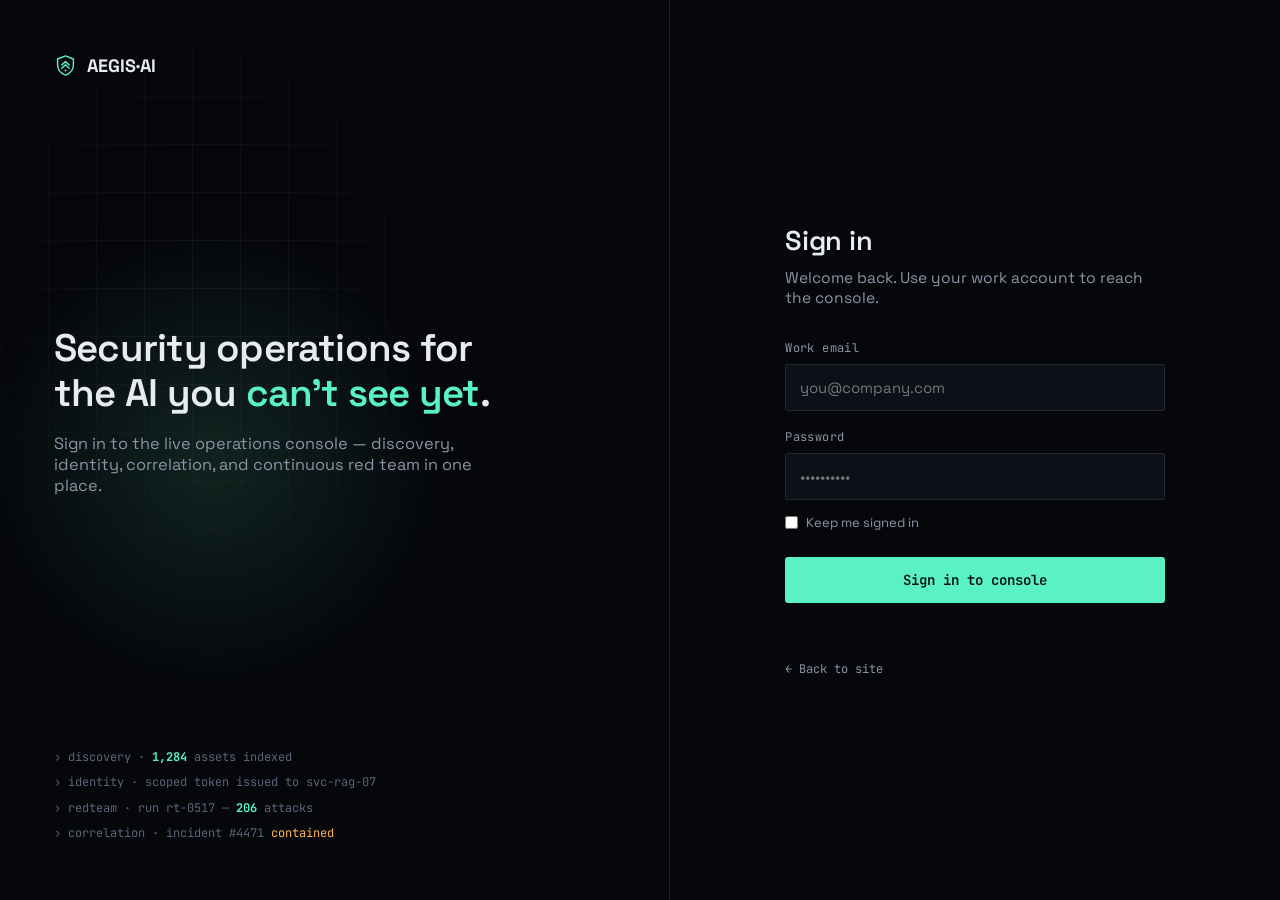
<file: login.html>
<!DOCTYPE html>
<html lang="en">
<head>
<meta charset="UTF-8" />
<meta name="viewport" content="width=device-width, initial-scale=1" />
<title>Sign in · AEGIS·AI</title>
<meta name="robots" content="noindex" />
<link rel="preconnect" href="https://fonts.googleapis.com" />
<link rel="preconnect" href="https://fonts.gstatic.com" crossorigin />
<link href="https://fonts.googleapis.com/css2?family=Space+Grotesk:wght@400;500;600;700&family=JetBrains+Mono:wght@400;500;600&display=swap" rel="stylesheet" />
<link rel="icon" href="data:image/svg+xml,%3Csvg xmlns='http://www.w3.org/2000/svg' viewBox='0 0 32 32' fill='none' stroke='%235af2c4' stroke-width='2' stroke-linejoin='round' stroke-linecap='round'%3E%3Cpath d='M16 2.6 27 6.9V14.8C27 21.8 22.4 26.9 16 29.4 9.6 26.9 5 21.8 5 14.8V6.9Z'/%3E%3Cpath d='M10.8 15.4 16 10.6l5.2 4.8'/%3E%3Cpath d='M10.8 19.8 16 15l5.2 4.8'/%3E%3Ccircle cx='16' cy='22.8' r='1.4' fill='%235af2c4' stroke='none'/%3E%3C/svg%3E" />
<script>try{var th=localStorage.getItem("aegis_theme");if(th)document.documentElement.dataset.theme=th;}catch(e){}</script>
<style>
:root{--bg:#06070a;--panel:#0d1018;--line:rgba(255,255,255,.1);--line-2:rgba(255,255,255,.18);--txt:#e8ecf2;--muted:#8b94a6;--faint:#5b6479;--accent:#5af2c4;--danger:#ff5d6c;--mono:'JetBrains Mono',ui-monospace,monospace;--sans:'Space Grotesk',-apple-system,sans-serif}
*{box-sizing:border-box;margin:0;padding:0}
body{background:var(--bg);color:var(--txt);font-family:var(--sans);min-height:100vh;display:grid;grid-template-columns:1.1fr 1fr}
a{color:inherit}
.aside{position:relative;padding:54px;display:flex;flex-direction:column;justify-content:space-between;border-right:1px solid var(--line);overflow:hidden}
.aside::before{content:"";position:absolute;inset:0;background-image:linear-gradient(rgba(255,255,255,.05) 1px,transparent 1px),linear-gradient(90deg,rgba(255,255,255,.05) 1px,transparent 1px);background-size:48px 48px;-webkit-mask-image:radial-gradient(ellipse 70% 60% at 30% 30%,#000,transparent 70%);mask-image:radial-gradient(ellipse 70% 60% at 30% 30%,#000,transparent 70%)}
.aside::after{content:"";position:absolute;left:-10%;top:20%;width:560px;height:560px;background:radial-gradient(circle,rgba(90,242,196,.12),transparent 60%);filter:blur(8px)}
.brand{display:flex;align-items:center;gap:10px;font-weight:700;font-size:18px;position:relative;z-index:1}
.brand svg{color:var(--accent)}
.aside h1{position:relative;z-index:1;font-size:clamp(1.8rem,3vw,2.6rem);font-weight:600;line-height:1.15;letter-spacing:-.02em;max-width:460px}
.aside h1 em{font-style:normal;color:var(--accent)}
.aside .sub{position:relative;z-index:1;color:var(--muted);margin-top:18px;max-width:420px;font-size:1.02rem}
.feed{position:relative;z-index:1;font-family:var(--mono);font-size:12px;color:var(--faint);line-height:2.1}
.feed b{color:var(--accent)}.feed .w{color:#ffb454}
.panel{display:flex;align-items:center;justify-content:center;padding:40px}
.card{width:100%;max-width:380px}
.card h2{font-size:1.7rem;font-weight:600;letter-spacing:-.01em}
.card .lead{color:var(--muted);margin:10px 0 32px;font-size:.97rem}
label{display:block;font-family:var(--mono);font-size:12px;color:var(--muted);margin:18px 0 8px;letter-spacing:.4px}
input{width:100%;background:var(--panel);border:1px solid var(--line);color:var(--txt);font-family:var(--sans);font-size:15px;padding:13px 14px;border-radius:3px;outline:none;transition:border-color .2s}
input:focus{border-color:var(--accent)}
.row{display:flex;justify-content:space-between;align-items:center;margin-top:14px;font-size:13px;color:var(--muted)}
.row a{color:var(--accent);text-decoration:none;font-family:var(--mono);font-size:12px}
button{width:100%;margin-top:26px;background:var(--accent);color:#04130d;border:0;font-family:var(--mono);font-weight:600;font-size:14px;padding:14px;border-radius:3px;cursor:pointer;transition:box-shadow .2s,transform .2s}
button:hover{box-shadow:0 0 28px rgba(90,242,196,.25);transform:translateY(-1px)}
.err{color:var(--danger);font-family:var(--mono);font-size:12px;margin-top:14px;min-height:16px}
.back{position:relative;z-index:1;font-family:var(--mono);font-size:12px;color:var(--muted);text-decoration:none}
.back:hover{color:var(--accent)}
@media(max-width:860px){body{grid-template-columns:1fr}.aside{display:none}}
</style>
</head>
<body>
  <aside class="aside">
    <div class="brand">
      <svg viewBox="0 0 32 32" width="23" height="23" fill="none" stroke="currentColor" stroke-width="2" stroke-linejoin="round" stroke-linecap="round"><path d="M16 2.6 27 6.9V14.8C27 21.8 22.4 26.9 16 29.4 9.6 26.9 5 21.8 5 14.8V6.9Z"/><path d="M10.8 15.4 16 10.6l5.2 4.8"/><path d="M10.8 19.8 16 15l5.2 4.8"/><circle cx="16" cy="22.8" r="1.4" fill="currentColor" stroke="none"/></svg>
      AEGIS·AI
    </div>
    <div>
      <h1>Security operations for the AI you <em>can't see yet</em>.</h1>
      <p class="sub">Sign in to the live operations console — discovery, identity, correlation, and continuous red team in one place.</p>
    </div>
    <div class="feed" id="feed"></div>
  </aside>

  <main class="panel">
    <form class="card" id="form" autocomplete="off">
      <h2>Sign in</h2>
      <p class="lead">Welcome back. Use your work account to reach the console.</p>

      <label for="email">Work email</label>
      <input id="email" type="email" placeholder="you@company.com" />

      <label for="pass">Password</label>
      <input id="pass" type="password" placeholder="••••••••••" />

      <div class="row">
        <label style="display:flex;align-items:center;gap:8px;margin:0;color:var(--muted);text-transform:none;letter-spacing:0;font-family:var(--sans);font-size:13px"><input type="checkbox" style="width:auto" /> Keep me signed in</label>
      </div>

      <button type="submit">Sign in to console</button>
      <div class="err" id="err"></div>

      <p style="margin-top:24px"><a class="back" href="index.html">← Back to site</a></p>
    </form>
  </main>

<script>
(function(){
  var feed=document.getElementById("feed");
  var lines=['discovery · <b>1,284</b> assets indexed','identity · scoped token issued to svc-rag-07','redteam · run rt-0517 — <b>206</b> attacks','correlation · incident #4471 <span class="w">contained</span>','provenance · model re-scan clean','telemetry · <b>2.1M</b> events / 24h'];
  var i=0;function add(){var d=document.createElement("div");d.innerHTML="› "+lines[i%lines.length];feed.appendChild(d);if(feed.children.length>6)feed.removeChild(feed.firstChild);i++;}
  add();add();add();add();
  if(!window.matchMedia("(prefers-reduced-motion: reduce)").matches)setInterval(add,2200);
})();
</script>
<script src="auth.min.js"></script>
</body>
</html>
</file>
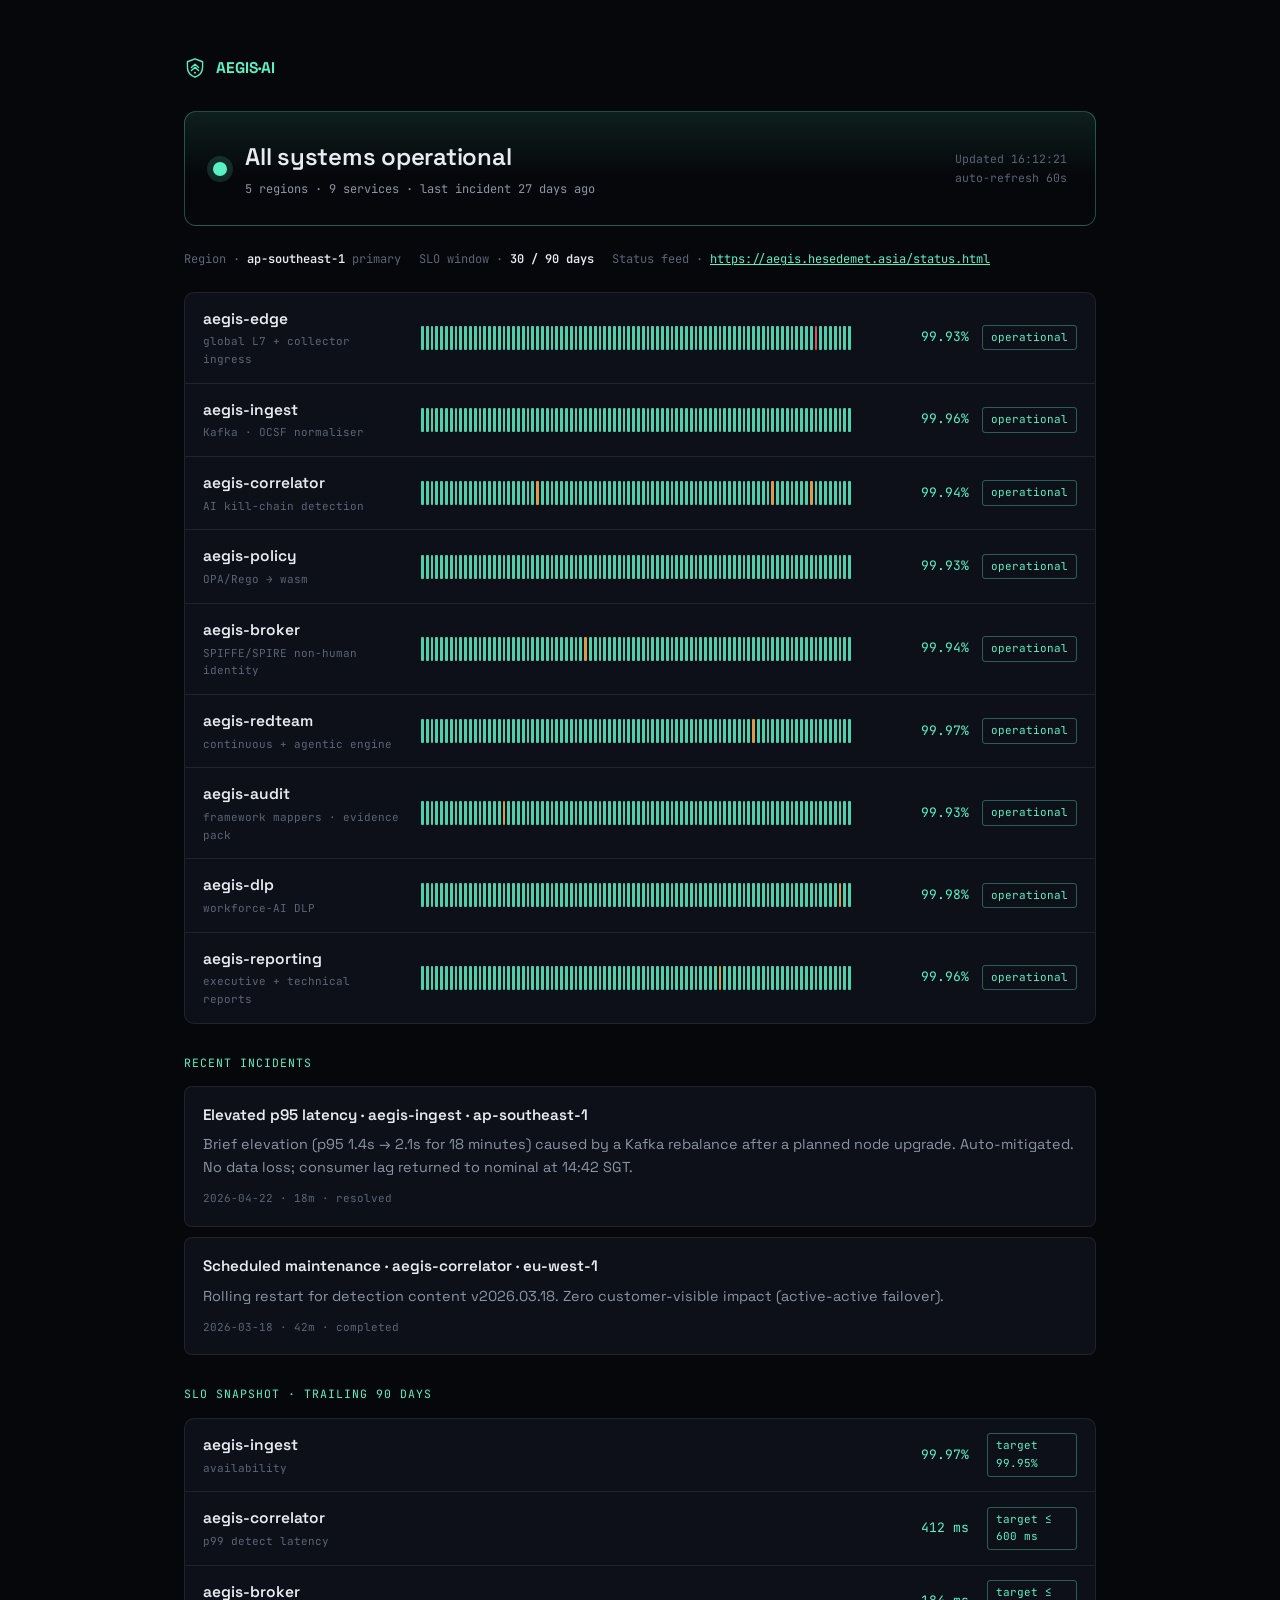
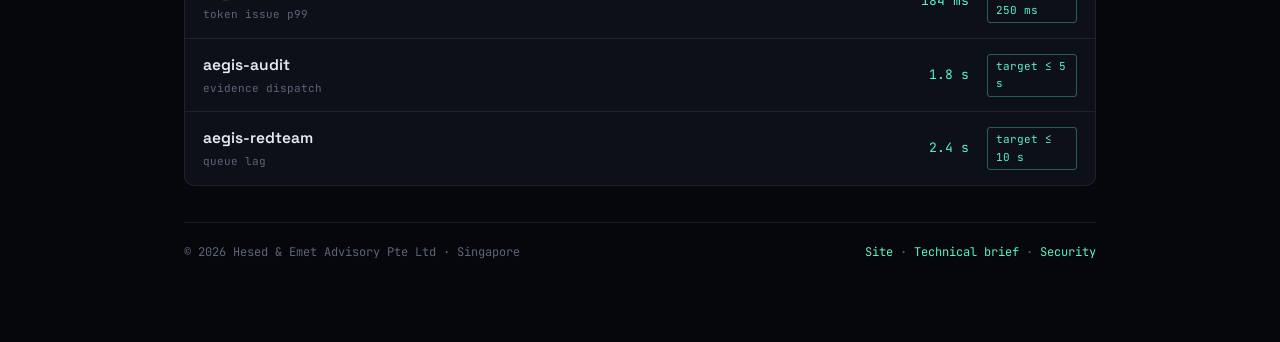
<file: status.html>
<!DOCTYPE html>
<html lang="en">
<head>
<meta charset="UTF-8" />
<meta name="viewport" content="width=device-width, initial-scale=1" />
<title>AEGIS·AI Status</title>
<meta name="description" content="AEGIS·AI platform status. Component health and 90-day uptime." />
<link rel="canonical" href="https://aegis.hesedemet.asia/status.html" />
<meta name="robots" content="index, follow" />
<link rel="preconnect" href="https://fonts.googleapis.com" />
<link rel="preconnect" href="https://fonts.gstatic.com" crossorigin />
<link href="https://fonts.googleapis.com/css2?family=Space+Grotesk:wght@400;500;600;700&family=JetBrains+Mono:wght@400;500;600&display=swap" rel="stylesheet" />
<link rel="icon" href="data:image/svg+xml,%3Csvg xmlns='http://www.w3.org/2000/svg' viewBox='0 0 32 32' fill='none' stroke='%235af2c4' stroke-width='2' stroke-linejoin='round' stroke-linecap='round'%3E%3Cpath d='M16 2.6 27 6.9V14.8C27 21.8 22.4 26.9 16 29.4 9.6 26.9 5 21.8 5 14.8V6.9Z'/%3E%3Cpath d='M10.8 15.4 16 10.6l5.2 4.8'/%3E%3Cpath d='M10.8 19.8 16 15l5.2 4.8'/%3E%3Ccircle cx='16' cy='22.8' r='1.4' fill='%235af2c4' stroke='none'/%3E%3C/svg%3E" />
<style>
:root{--bg:#06070a;--bg-2:#080a0f;--panel:#0d1018;--line:rgba(255,255,255,.08);--line-2:rgba(255,255,255,.16);--txt:#e8ecf2;--muted:#8b94a6;--faint:#5b6479;--accent:#5af2c4;--warn:#ffb454;--danger:#ff5d6c;--mono:'JetBrains Mono',ui-monospace,monospace;--sans:'Space Grotesk',-apple-system,sans-serif}
*{box-sizing:border-box;margin:0;padding:0}
body{background:var(--bg);color:var(--txt);font-family:var(--sans);font-size:15.5px;line-height:1.6;-webkit-font-smoothing:antialiased}
.wrap{max-width:960px;margin:0 auto;padding:56px 24px 80px}
.brand{display:flex;align-items:center;gap:10px;font-weight:700;text-decoration:none;color:var(--accent);margin-bottom:30px}
.brand svg{color:var(--accent)}
.headcard{background:linear-gradient(180deg,rgba(90,242,196,.10),transparent 60%);border:1px solid rgba(90,242,196,.30);border-radius:12px;padding:26px 28px;display:flex;align-items:center;gap:18px;margin-bottom:24px}
.headcard .dot{width:14px;height:14px;border-radius:50%;background:var(--accent);box-shadow:0 0 0 6px rgba(90,242,196,.15)}
.headcard h1{font-size:1.5rem;font-weight:600;letter-spacing:-.01em}
.headcard small{display:block;color:var(--muted);font-family:var(--mono);font-size:12px;margin-top:4px}
.headcard .updated{margin-left:auto;text-align:right;font-family:var(--mono);font-size:11.5px;color:var(--faint)}
.bar-row{display:grid;grid-template-columns:1fr;background:var(--panel);border:1px solid var(--line);border-radius:10px;overflow:hidden;margin-bottom:24px}
.bar{display:grid;grid-template-columns:200px 1fr 100px 90px;align-items:center;gap:18px;padding:14px 18px;border-bottom:1px solid var(--line)}
.bar:last-child{border-bottom:0}
.bar b{font-size:.97rem;font-weight:600}
.bar small{display:block;color:var(--faint);font-family:var(--mono);font-size:11px;margin-top:2px}
.cells{display:grid;grid-template-columns:repeat(90,1fr);gap:2px;height:24px}
.cells i{display:block;background:var(--accent);opacity:.85;border-radius:1px}
.cells i.w{background:var(--warn)}
.cells i.b{background:var(--danger)}
.up{font-family:var(--mono);font-size:13px;color:var(--accent);text-align:right}
.st{font-family:var(--mono);font-size:11px;padding:3px 8px;border-radius:3px;color:var(--accent);border:1px solid rgba(90,242,196,.35);justify-self:end}
.h2{font-family:var(--mono);font-size:11.5px;letter-spacing:1px;text-transform:uppercase;color:var(--accent);margin:30px 0 14px}
.inc{background:var(--panel);border:1px solid var(--line);border-radius:8px;padding:16px 18px;margin-bottom:10px}
.inc h3{font-size:.95rem;font-weight:600;margin-bottom:6px}
.inc p{color:var(--muted);font-size:.9rem;margin-bottom:6px}
.inc time{font-family:var(--mono);font-size:11px;color:var(--faint)}
.meta{display:flex;gap:18px;flex-wrap:wrap;font-family:var(--mono);font-size:12px;color:var(--faint);margin:14px 0 22px}
.meta span b{color:var(--txt);font-weight:600}
.foot{margin-top:36px;padding-top:20px;border-top:1px solid var(--line);font-family:var(--mono);font-size:12px;color:var(--faint);display:flex;justify-content:space-between;flex-wrap:wrap;gap:18px}
.foot a{color:var(--accent);text-decoration:none}
a{color:var(--accent)}
@media(max-width:720px){.bar{grid-template-columns:120px 1fr 80px;gap:10px}.bar .st{display:none}}
</style>
</head>
<body>
<div class="wrap">
  <a class="brand" href="/"><svg viewBox="0 0 32 32" width="22" height="22" fill="none" stroke="currentColor" stroke-width="2" stroke-linejoin="round" stroke-linecap="round"><path d="M16 2.6 27 6.9V14.8C27 21.8 22.4 26.9 16 29.4 9.6 26.9 5 21.8 5 14.8V6.9Z"/><path d="M10.8 15.4 16 10.6l5.2 4.8"/><path d="M10.8 19.8 16 15l5.2 4.8"/><circle cx="16" cy="22.8" r="1.4" fill="currentColor" stroke="none"/></svg> AEGIS·AI</a>

  <div class="headcard">
    <div class="dot"></div>
    <div>
      <h1>All systems operational</h1>
      <small>5 regions · 9 services · last incident 27 days ago</small>
    </div>
    <div class="updated">Updated <span id="upd"></span><br>auto-refresh 60s</div>
  </div>

  <div class="meta">
    <span>Region · <b>ap-southeast-1</b> primary</span>
    <span>SLO window · <b>30 / 90 days</b></span>
    <span>Status feed · <a href="/status.html">https://aegis.hesedemet.asia/status.html</a></span>
  </div>

  <div class="bar-row" id="services"></div>

  <p class="h2">Recent incidents</p>
  <div class="inc">
    <h3>Elevated p95 latency · aegis-ingest · ap-southeast-1</h3>
    <p>Brief elevation (p95 1.4s → 2.1s for 18 minutes) caused by a Kafka rebalance after a planned node upgrade. Auto-mitigated. No data loss; consumer lag returned to nominal at 14:42 SGT.</p>
    <time>2026-04-22 · 18m · resolved</time>
  </div>
  <div class="inc">
    <h3>Scheduled maintenance · aegis-correlator · eu-west-1</h3>
    <p>Rolling restart for detection content v2026.03.18. Zero customer-visible impact (active-active failover).</p>
    <time>2026-03-18 · 42m · completed</time>
  </div>

  <p class="h2">SLO snapshot · trailing 90 days</p>
  <div class="bar-row">
    <div class="bar"><div><b>aegis-ingest</b><small>availability</small></div><div></div><div class="up">99.97%</div><div class="st">target 99.95%</div></div>
    <div class="bar"><div><b>aegis-correlator</b><small>p99 detect latency</small></div><div></div><div class="up">412 ms</div><div class="st">target ≤ 600 ms</div></div>
    <div class="bar"><div><b>aegis-broker</b><small>token issue p99</small></div><div></div><div class="up">184 ms</div><div class="st">target ≤ 250 ms</div></div>
    <div class="bar"><div><b>aegis-audit</b><small>evidence dispatch</small></div><div></div><div class="up">1.8 s</div><div class="st">target ≤ 5 s</div></div>
    <div class="bar"><div><b>aegis-redteam</b><small>queue lag</small></div><div></div><div class="up">2.4 s</div><div class="st">target ≤ 10 s</div></div>
  </div>

  <div class="foot">
    <span>© 2026 Hesed &amp; Emet Advisory Pte Ltd · Singapore</span>
    <span><a href="/">Site</a> · <a href="/whitepaper.html">Technical brief</a> · <a href="/security.txt">Security</a></span>
  </div>
</div>
<script>
(function(){
 var svcs=[
  ["aegis-edge","global L7 + collector ingress"],
  ["aegis-ingest","Kafka · OCSF normaliser"],
  ["aegis-correlator","AI kill-chain detection"],
  ["aegis-policy","OPA/Rego → wasm"],
  ["aegis-broker","SPIFFE/SPIRE non-human identity"],
  ["aegis-redteam","continuous + agentic engine"],
  ["aegis-audit","framework mappers · evidence pack"],
  ["aegis-dlp","workforce-AI DLP"],
  ["aegis-reporting","executive + technical reports"]
 ];
 var c=document.getElementById("services");
 function cells(){
  var arr=[];for(var i=0;i<90;i++){var r=Math.random();arr.push(r<0.985?"":r<0.997?"w":"b");}
  return '<div class="cells">'+arr.map(function(x){return "<i class=\""+x+"\"></i>";}).join("")+'</div>';
 }
 var rows=svcs.map(function(s){return '<div class="bar"><div><b>'+s[0]+'</b><small>'+s[1]+'</small></div>'+cells()+'<div class="up">'+(99.92+Math.random()*0.07).toFixed(2)+'%</div><div class="st">operational</div></div>';});
 c.innerHTML=rows.join("");
 function fmt(d){function p(n,w){n=String(n);while(n.length<w)n="0"+n;return n;}return p(d.getHours(),2)+":"+p(d.getMinutes(),2)+":"+p(d.getSeconds(),2);}
 document.getElementById("upd").textContent=fmt(new Date());
 setInterval(function(){document.getElementById("upd").textContent=fmt(new Date());},1000);
})();
</script>
</body>
</html>
</file>
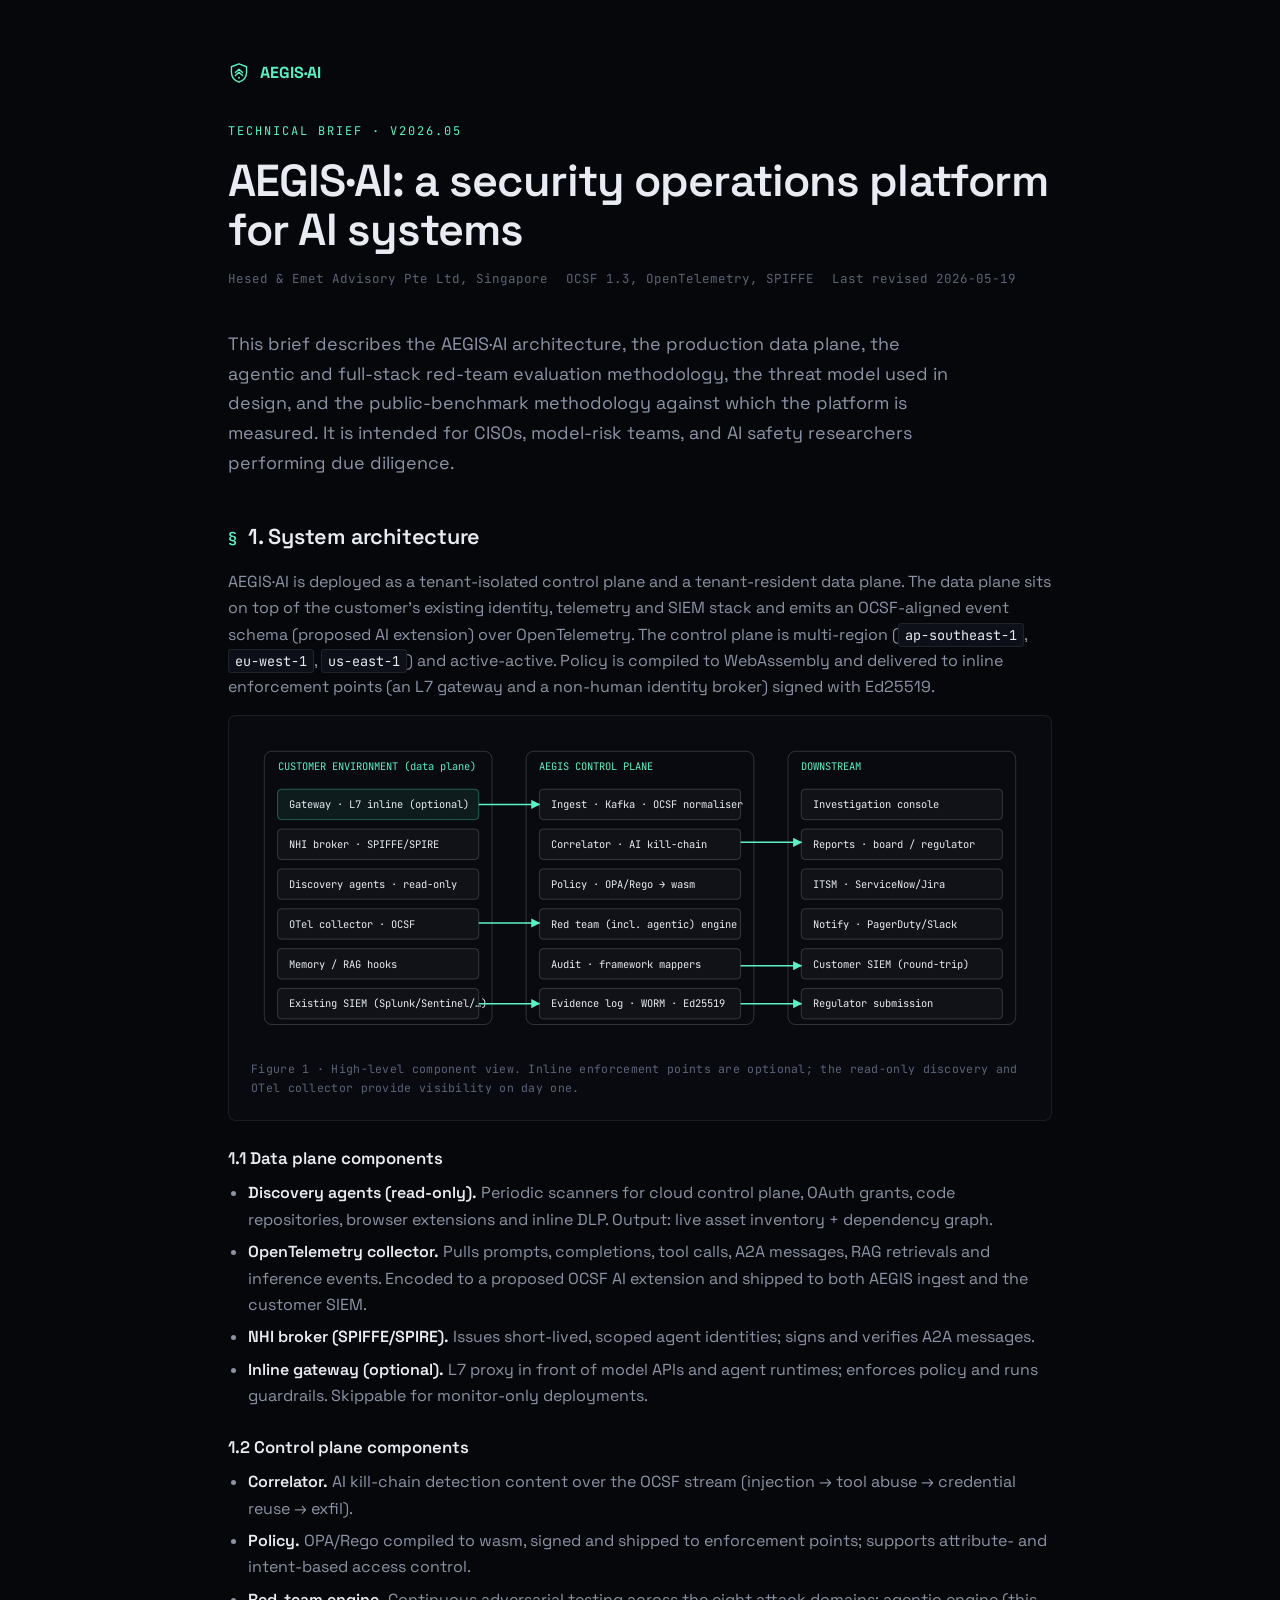
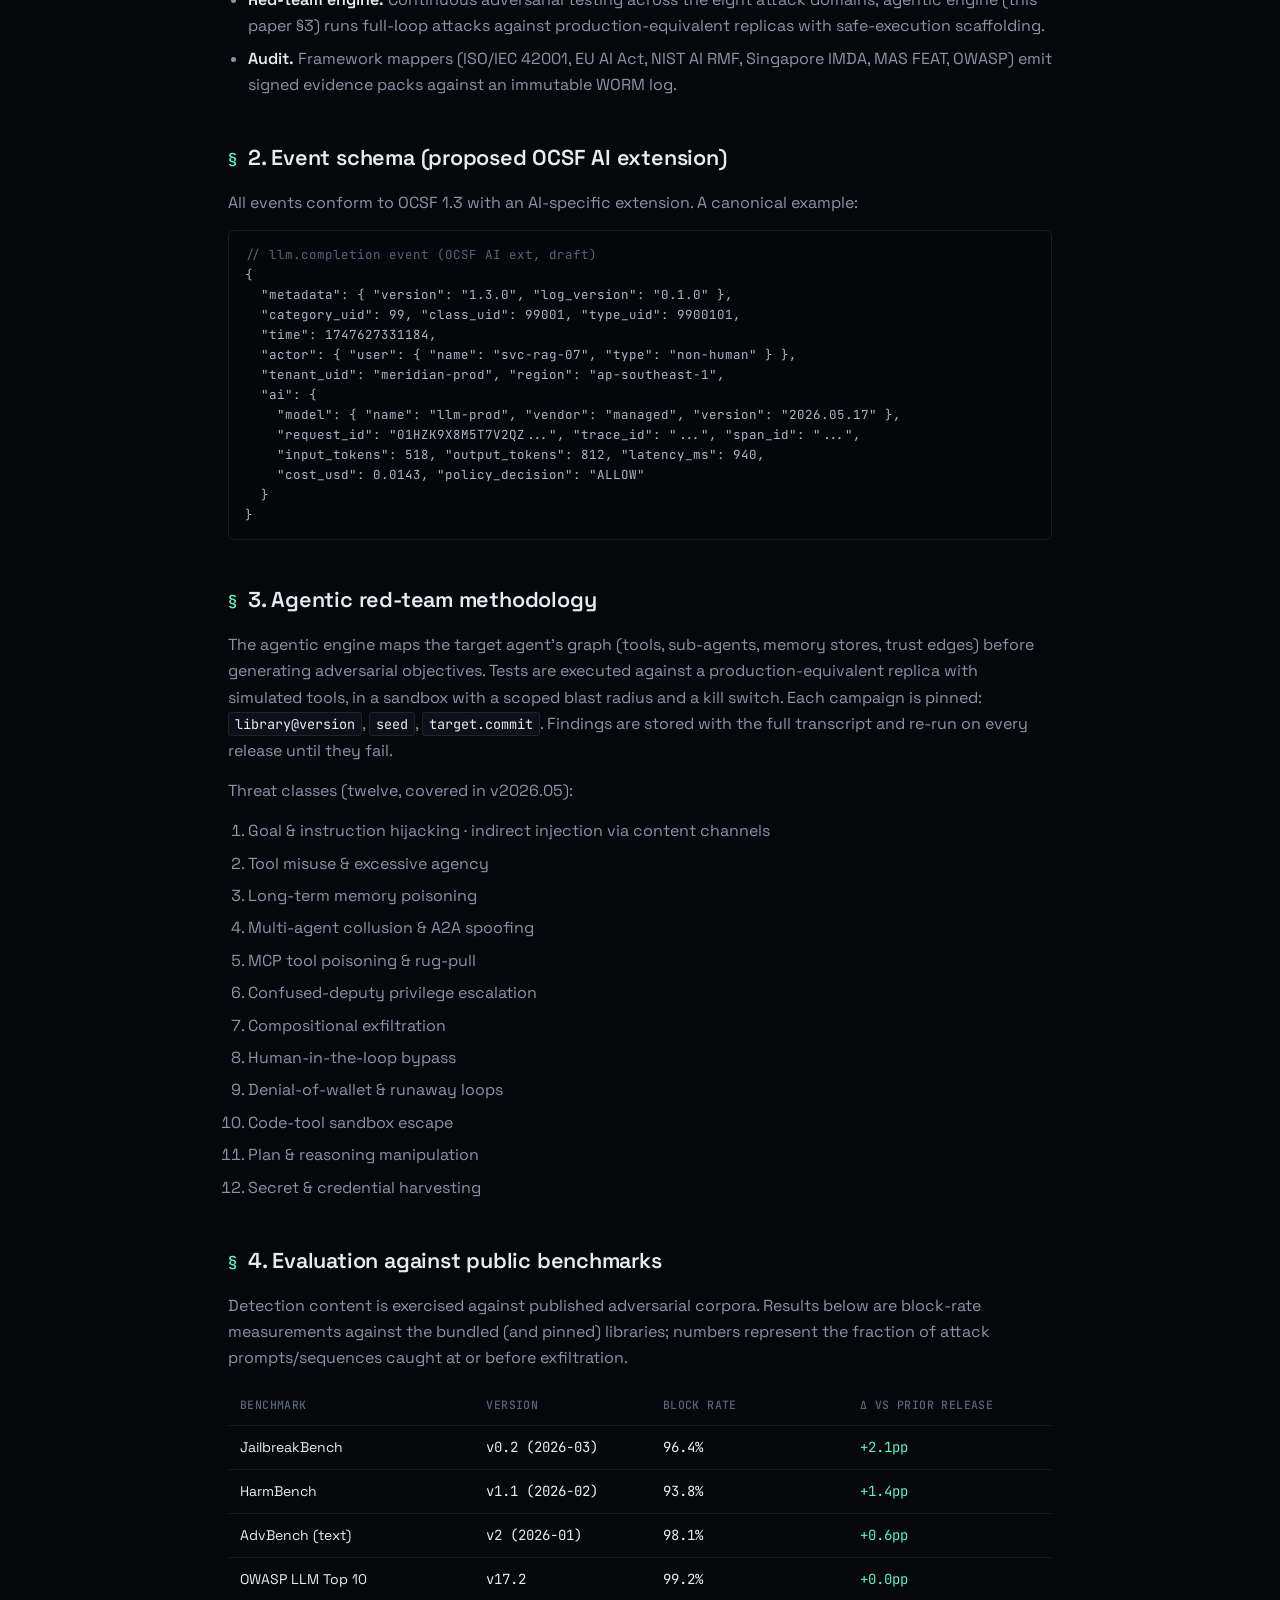
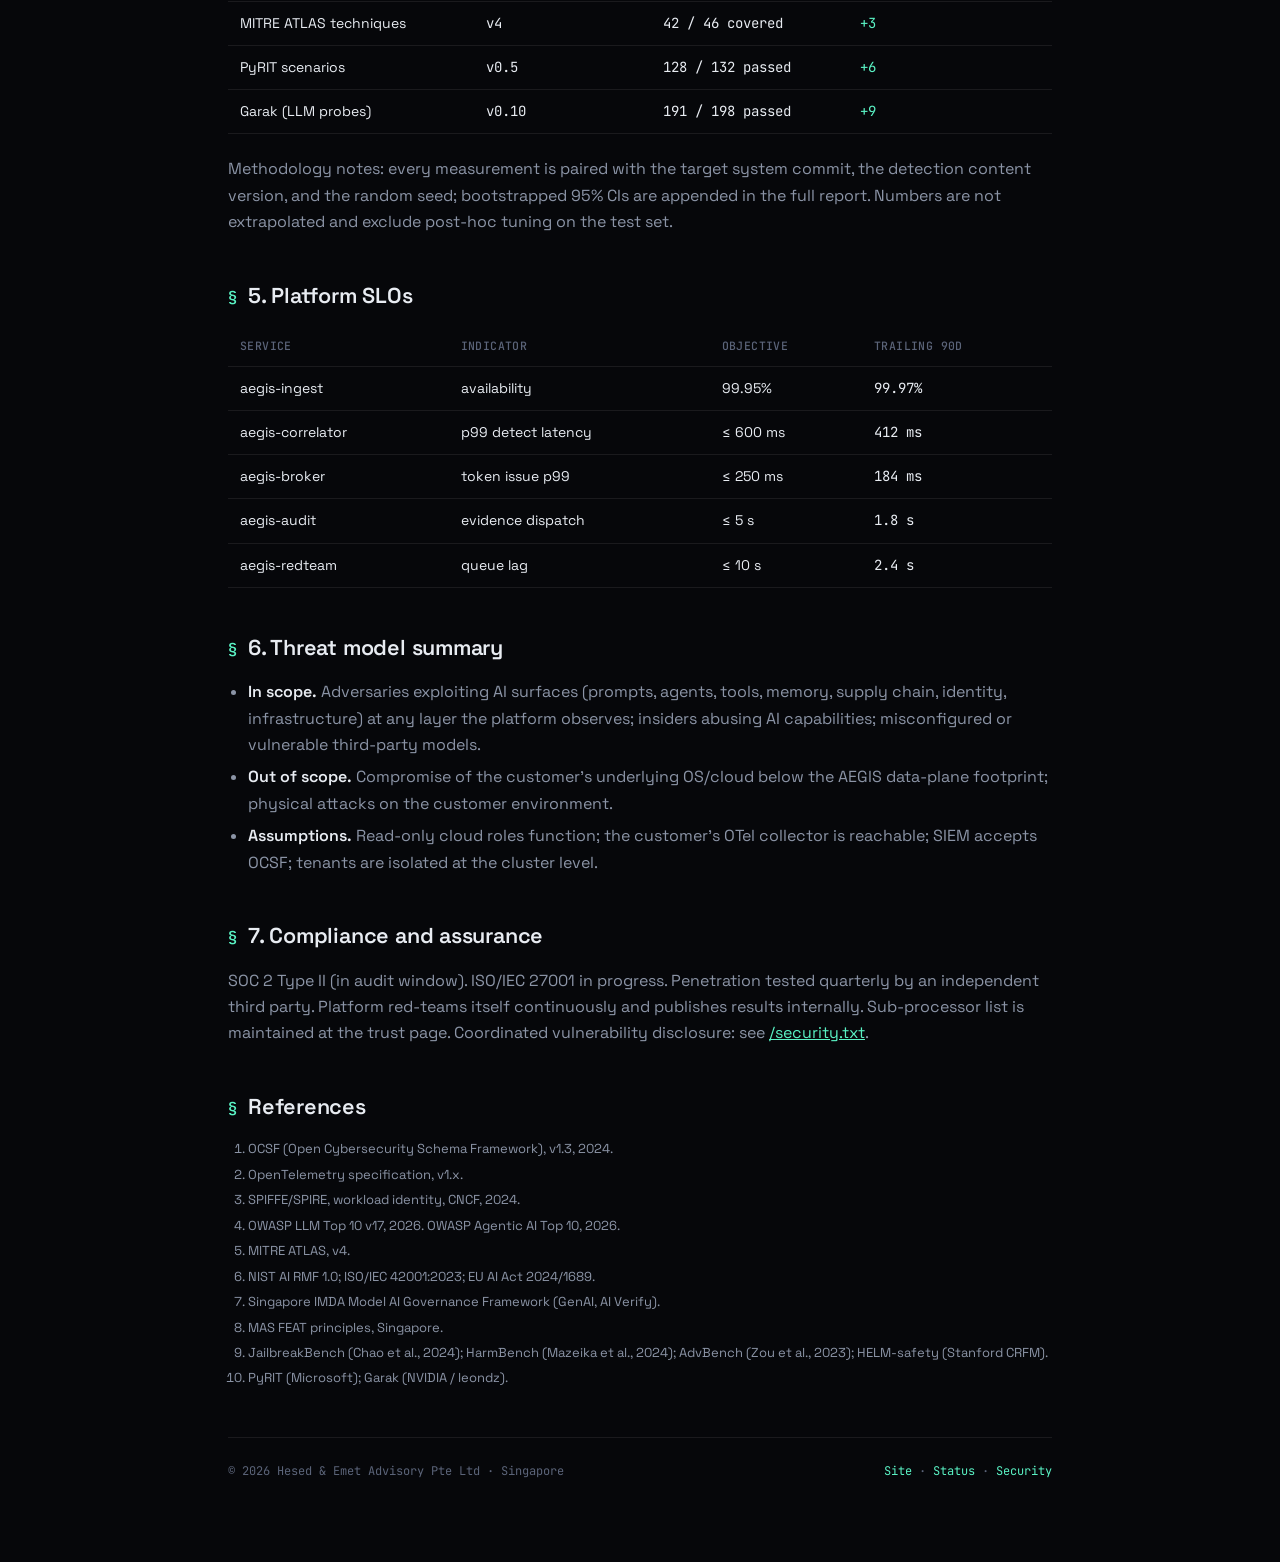
<file: whitepaper.html>
<!DOCTYPE html>
<html lang="en">
<head>
<meta charset="UTF-8" />
<meta name="viewport" content="width=device-width, initial-scale=1" />
<title>AEGIS·AI · Technical brief</title>
<meta name="description" content="AEGIS·AI technical brief: system architecture, data plane, evaluation methodology, threat model, public-benchmark results." />
<link rel="canonical" href="https://aegis.hesedemet.asia/whitepaper.html" />
<meta name="robots" content="index, follow" />
<link rel="preconnect" href="https://fonts.googleapis.com" />
<link rel="preconnect" href="https://fonts.gstatic.com" crossorigin />
<link href="https://fonts.googleapis.com/css2?family=Space+Grotesk:wght@400;500;600;700&family=JetBrains+Mono:wght@400;500;600&display=swap" rel="stylesheet" />
<link rel="icon" href="data:image/svg+xml,%3Csvg xmlns='http://www.w3.org/2000/svg' viewBox='0 0 32 32' fill='none' stroke='%235af2c4' stroke-width='2' stroke-linejoin='round' stroke-linecap='round'%3E%3Cpath d='M16 2.6 27 6.9V14.8C27 21.8 22.4 26.9 16 29.4 9.6 26.9 5 21.8 5 14.8V6.9Z'/%3E%3Cpath d='M10.8 15.4 16 10.6l5.2 4.8'/%3E%3Cpath d='M10.8 19.8 16 15l5.2 4.8'/%3E%3Ccircle cx='16' cy='22.8' r='1.4' fill='%235af2c4' stroke='none'/%3E%3C/svg%3E" />
<style>
:root{--bg:#06070a;--bg-2:#080a0f;--panel:#0d1018;--line:rgba(255,255,255,.08);--line-2:rgba(255,255,255,.16);--txt:#e8ecf2;--muted:#8b94a6;--faint:#5b6479;--accent:#5af2c4;--mono:'JetBrains Mono',ui-monospace,monospace;--sans:'Space Grotesk',-apple-system,sans-serif}
*{box-sizing:border-box;margin:0;padding:0}
body{background:var(--bg);color:var(--txt);font-family:var(--sans);line-height:1.65;font-size:16px;-webkit-font-smoothing:antialiased}
.wrap{max-width:880px;margin:0 auto;padding:60px 28px 80px}
.brand{display:flex;align-items:center;gap:10px;font-weight:700;color:var(--accent);text-decoration:none;margin-bottom:36px}
.brand svg{color:var(--accent)}
.kicker{font-family:var(--mono);font-size:12px;letter-spacing:2px;color:var(--accent);text-transform:uppercase;margin-bottom:14px}
h1{font-size:clamp(2rem,4vw,2.8rem);font-weight:600;letter-spacing:-.02em;line-height:1.1;margin-bottom:14px}
.meta{font-family:var(--mono);font-size:12.5px;color:var(--faint);margin-bottom:40px;display:flex;gap:18px;flex-wrap:wrap}
.lede{font-size:1.12rem;color:var(--muted);margin-bottom:36px;max-width:740px}
h2{font-size:1.35rem;font-weight:600;margin:42px 0 14px;letter-spacing:-.01em}
h2::before{content:"§ ";color:var(--accent);font-family:var(--mono);font-size:.95rem;letter-spacing:1px;vertical-align:1px}
h3{font-size:1.05rem;font-weight:600;margin:24px 0 8px}
p{margin-bottom:14px;color:var(--muted)}
p strong, li strong{color:var(--txt);font-weight:600}
ul,ol{margin:6px 0 14px 0;padding-left:20px;color:var(--muted)}
li{margin-bottom:6px}
code, .k{font-family:var(--mono);font-size:13.5px;color:var(--txt);background:var(--panel);padding:2px 6px;border-radius:3px;border:1px solid var(--line)}
pre{background:#04060a;border:1px solid var(--line);border-radius:6px;padding:14px 16px;overflow:auto;font-family:var(--mono);font-size:12.5px;line-height:1.6;color:#aeb6c4;margin:10px 0 20px}
pre .c{color:#5b6479}
.fig{background:var(--bg-2);border:1px solid var(--line);border-radius:8px;padding:22px;margin:14px 0 24px}
.fig figcaption{font-family:var(--mono);font-size:11.5px;color:var(--faint);margin-top:10px;letter-spacing:.3px}
table{width:100%;border-collapse:collapse;margin:8px 0 22px;font-size:14px}
th,td{padding:10px 12px;border-bottom:1px solid var(--line);text-align:left}
th{font-family:var(--mono);font-size:11.5px;color:var(--faint);font-weight:500;letter-spacing:.4px;text-transform:uppercase}
td .ok{color:var(--accent)}.td-num{font-family:var(--mono);color:var(--txt)}
.foot{margin-top:48px;padding-top:24px;border-top:1px solid var(--line);font-family:var(--mono);font-size:12px;color:var(--faint);display:flex;justify-content:space-between;gap:20px;flex-wrap:wrap}
.foot a{color:var(--accent);text-decoration:none}
a{color:var(--accent)}
.refs{font-size:13px;color:var(--muted)}
.refs li{margin-bottom:4px}
</style>
</head>
<body>
<div class="wrap">
  <a class="brand" href="https://aegis.hesedemet.asia">
    <svg viewBox="0 0 32 32" width="22" height="22" fill="none" stroke="currentColor" stroke-width="2" stroke-linejoin="round" stroke-linecap="round"><path d="M16 2.6 27 6.9V14.8C27 21.8 22.4 26.9 16 29.4 9.6 26.9 5 21.8 5 14.8V6.9Z"/><path d="M10.8 15.4 16 10.6l5.2 4.8"/><path d="M10.8 19.8 16 15l5.2 4.8"/><circle cx="16" cy="22.8" r="1.4" fill="currentColor" stroke="none"/></svg>
    AEGIS·AI
  </a>

  <p class="kicker">Technical brief · v2026.05</p>
  <h1>AEGIS·AI: a security operations platform for AI systems</h1>
  <p class="meta"><span>Hesed &amp; Emet Advisory Pte Ltd, Singapore</span><span>OCSF 1.3, OpenTelemetry, SPIFFE</span><span>Last revised 2026-05-19</span></p>

  <p class="lede">This brief describes the AEGIS·AI architecture, the production data plane, the
  agentic and full-stack red-team evaluation methodology, the threat model used in design, and
  the public-benchmark methodology against which the platform is measured. It is intended for
  CISOs, model-risk teams, and AI safety researchers performing due diligence.</p>

  <h2>1. System architecture</h2>
  <p>AEGIS·AI is deployed as a tenant-isolated control plane and a tenant-resident data plane.
  The data plane sits on top of the customer's existing identity, telemetry and SIEM stack and
  emits an OCSF-aligned event schema (proposed AI extension) over OpenTelemetry. The control
  plane is multi-region (<span class="k">ap-southeast-1</span>, <span class="k">eu-west-1</span>,
  <span class="k">us-east-1</span>) and active-active. Policy is compiled to WebAssembly and
  delivered to inline enforcement points (an L7 gateway and a non-human identity broker)
  signed with Ed25519.</p>

  <figure class="fig">
   <svg viewBox="0 0 820 320" width="100%" xmlns="http://www.w3.org/2000/svg" font-family="JetBrains Mono,monospace" font-size="11">
    <defs><marker id="ar" viewBox="0 0 10 10" refX="9" refY="5" markerWidth="6" markerHeight="6" orient="auto"><path d="M0 0 L10 5 L0 10 z" fill="#5af2c4"/></marker></defs>
    <g fill="none" stroke="rgba(255,255,255,.18)" stroke-width="1">
     <rect x="14" y="14" width="240" height="288" rx="8"/>
     <rect x="290" y="14" width="240" height="288" rx="8"/>
     <rect x="566" y="14" width="240" height="288" rx="8"/>
    </g>
    <g fill="#5af2c4">
     <text x="28" y="34">CUSTOMER ENVIRONMENT (data plane)</text>
     <text x="304" y="34">AEGIS CONTROL PLANE</text>
     <text x="580" y="34">DOWNSTREAM</text>
    </g>
    <g fill="#e8ecf2">
     <rect x="28" y="54" width="212" height="32" rx="4" stroke="rgba(90,242,196,.35)" fill="rgba(90,242,196,.08)"/><text x="40" y="74">Gateway · L7 inline (optional)</text>
     <rect x="28" y="96" width="212" height="32" rx="4" stroke="rgba(255,255,255,.18)" fill="rgba(255,255,255,.03)"/><text x="40" y="116">NHI broker · SPIFFE/SPIRE</text>
     <rect x="28" y="138" width="212" height="32" rx="4" stroke="rgba(255,255,255,.18)" fill="rgba(255,255,255,.03)"/><text x="40" y="158">Discovery agents · read-only</text>
     <rect x="28" y="180" width="212" height="32" rx="4" stroke="rgba(255,255,255,.18)" fill="rgba(255,255,255,.03)"/><text x="40" y="200">OTel collector · OCSF</text>
     <rect x="28" y="222" width="212" height="32" rx="4" stroke="rgba(255,255,255,.18)" fill="rgba(255,255,255,.03)"/><text x="40" y="242">Memory / RAG hooks</text>
     <rect x="28" y="264" width="212" height="32" rx="4" stroke="rgba(255,255,255,.18)" fill="rgba(255,255,255,.03)"/><text x="40" y="284">Existing SIEM (Splunk/Sentinel/…)</text>

     <rect x="304" y="54" width="212" height="32" rx="4" stroke="rgba(255,255,255,.18)" fill="rgba(255,255,255,.03)"/><text x="316" y="74">Ingest · Kafka · OCSF normaliser</text>
     <rect x="304" y="96" width="212" height="32" rx="4" stroke="rgba(255,255,255,.18)" fill="rgba(255,255,255,.03)"/><text x="316" y="116">Correlator · AI kill-chain</text>
     <rect x="304" y="138" width="212" height="32" rx="4" stroke="rgba(255,255,255,.18)" fill="rgba(255,255,255,.03)"/><text x="316" y="158">Policy · OPA/Rego → wasm</text>
     <rect x="304" y="180" width="212" height="32" rx="4" stroke="rgba(255,255,255,.18)" fill="rgba(255,255,255,.03)"/><text x="316" y="200">Red team (incl. agentic) engine</text>
     <rect x="304" y="222" width="212" height="32" rx="4" stroke="rgba(255,255,255,.18)" fill="rgba(255,255,255,.03)"/><text x="316" y="242">Audit · framework mappers</text>
     <rect x="304" y="264" width="212" height="32" rx="4" stroke="rgba(255,255,255,.18)" fill="rgba(255,255,255,.03)"/><text x="316" y="284">Evidence log · WORM · Ed25519</text>

     <rect x="580" y="54" width="212" height="32" rx="4" stroke="rgba(255,255,255,.18)" fill="rgba(255,255,255,.03)"/><text x="592" y="74">Investigation console</text>
     <rect x="580" y="96" width="212" height="32" rx="4" stroke="rgba(255,255,255,.18)" fill="rgba(255,255,255,.03)"/><text x="592" y="116">Reports · board / regulator</text>
     <rect x="580" y="138" width="212" height="32" rx="4" stroke="rgba(255,255,255,.18)" fill="rgba(255,255,255,.03)"/><text x="592" y="158">ITSM · ServiceNow/Jira</text>
     <rect x="580" y="180" width="212" height="32" rx="4" stroke="rgba(255,255,255,.18)" fill="rgba(255,255,255,.03)"/><text x="592" y="200">Notify · PagerDuty/Slack</text>
     <rect x="580" y="222" width="212" height="32" rx="4" stroke="rgba(255,255,255,.18)" fill="rgba(255,255,255,.03)"/><text x="592" y="242">Customer SIEM (round-trip)</text>
     <rect x="580" y="264" width="212" height="32" rx="4" stroke="rgba(255,255,255,.18)" fill="rgba(255,255,255,.03)"/><text x="592" y="284">Regulator submission</text>
    </g>
    <g stroke="#5af2c4" stroke-width="1.6" fill="none" marker-end="url(#ar)">
     <path d="M240 70 L304 70"/><path d="M240 195 L304 195"/><path d="M240 280 L304 280"/>
     <path d="M516 110 L580 110"/><path d="M516 240 L580 240"/><path d="M516 280 L580 280"/>
    </g>
   </svg>
   <figcaption>Figure 1 · High-level component view. Inline enforcement points are optional; the read-only discovery and OTel collector provide visibility on day one.</figcaption>
  </figure>

  <h3>1.1 Data plane components</h3>
  <ul>
    <li><strong>Discovery agents (read-only).</strong> Periodic scanners for cloud control plane, OAuth grants, code repositories, browser extensions and inline DLP. Output: live asset inventory + dependency graph.</li>
    <li><strong>OpenTelemetry collector.</strong> Pulls prompts, completions, tool calls, A2A messages, RAG retrievals and inference events. Encoded to a proposed OCSF AI extension and shipped to both AEGIS ingest and the customer SIEM.</li>
    <li><strong>NHI broker (SPIFFE/SPIRE).</strong> Issues short-lived, scoped agent identities; signs and verifies A2A messages.</li>
    <li><strong>Inline gateway (optional).</strong> L7 proxy in front of model APIs and agent runtimes; enforces policy and runs guardrails. Skippable for monitor-only deployments.</li>
  </ul>

  <h3>1.2 Control plane components</h3>
  <ul>
    <li><strong>Correlator.</strong> AI kill-chain detection content over the OCSF stream (injection → tool abuse → credential reuse → exfil).</li>
    <li><strong>Policy.</strong> OPA/Rego compiled to wasm, signed and shipped to enforcement points; supports attribute- and intent-based access control.</li>
    <li><strong>Red-team engine.</strong> Continuous adversarial testing across the eight attack domains; agentic engine (this paper §3) runs full-loop attacks against production-equivalent replicas with safe-execution scaffolding.</li>
    <li><strong>Audit.</strong> Framework mappers (ISO/IEC 42001, EU AI Act, NIST AI RMF, Singapore IMDA, MAS FEAT, OWASP) emit signed evidence packs against an immutable WORM log.</li>
  </ul>

  <h2>2. Event schema (proposed OCSF AI extension)</h2>
  <p>All events conform to OCSF 1.3 with an AI-specific extension. A canonical example:</p>
  <pre><span class="c">// llm.completion event (OCSF AI ext, draft)</span>
{
  "metadata": { "version": "1.3.0", "log_version": "0.1.0" },
  "category_uid": 99, "class_uid": 99001, "type_uid": 9900101,
  "time": 1747627331184,
  "actor": { "user": { "name": "svc-rag-07", "type": "non-human" } },
  "tenant_uid": "meridian-prod", "region": "ap-southeast-1",
  "ai": {
    "model": { "name": "llm-prod", "vendor": "managed", "version": "2026.05.17" },
    "request_id": "01HZK9X8M5T7V2QZ...", "trace_id": "...", "span_id": "...",
    "input_tokens": 518, "output_tokens": 812, "latency_ms": 940,
    "cost_usd": 0.0143, "policy_decision": "ALLOW"
  }
}</pre>

  <h2>3. Agentic red-team methodology</h2>
  <p>The agentic engine maps the target agent's graph (tools, sub-agents, memory stores, trust
  edges) before generating adversarial objectives. Tests are executed against a
  production-equivalent replica with simulated tools, in a sandbox with a scoped blast radius
  and a kill switch. Each campaign is pinned: <span class="k">library@version</span>,
  <span class="k">seed</span>, <span class="k">target.commit</span>. Findings are stored with
  the full transcript and re-run on every release until they fail.</p>

  <p>Threat classes (twelve, covered in v2026.05):</p>
  <ol>
    <li>Goal &amp; instruction hijacking · indirect injection via content channels</li>
    <li>Tool misuse &amp; excessive agency</li>
    <li>Long-term memory poisoning</li>
    <li>Multi-agent collusion &amp; A2A spoofing</li>
    <li>MCP tool poisoning &amp; rug-pull</li>
    <li>Confused-deputy privilege escalation</li>
    <li>Compositional exfiltration</li>
    <li>Human-in-the-loop bypass</li>
    <li>Denial-of-wallet &amp; runaway loops</li>
    <li>Code-tool sandbox escape</li>
    <li>Plan &amp; reasoning manipulation</li>
    <li>Secret &amp; credential harvesting</li>
  </ol>

  <h2>4. Evaluation against public benchmarks</h2>
  <p>Detection content is exercised against published adversarial corpora. Results below are
  block-rate measurements against the bundled (and pinned) libraries; numbers represent the
  fraction of attack prompts/sequences caught at or before exfiltration.</p>
  <table>
    <thead><tr><th>Benchmark</th><th>Version</th><th>Block rate</th><th>Δ vs prior release</th></tr></thead>
    <tbody>
      <tr><td>JailbreakBench</td><td class="td-num">v0.2 (2026-03)</td><td class="td-num">96.4%</td><td class="td-num"><span class="ok">+2.1pp</span></td></tr>
      <tr><td>HarmBench</td><td class="td-num">v1.1 (2026-02)</td><td class="td-num">93.8%</td><td class="td-num"><span class="ok">+1.4pp</span></td></tr>
      <tr><td>AdvBench (text)</td><td class="td-num">v2 (2026-01)</td><td class="td-num">98.1%</td><td class="td-num"><span class="ok">+0.6pp</span></td></tr>
      <tr><td>OWASP LLM Top 10</td><td class="td-num">v17.2</td><td class="td-num">99.2%</td><td class="td-num"><span class="ok">+0.0pp</span></td></tr>
      <tr><td>MITRE ATLAS techniques</td><td class="td-num">v4</td><td class="td-num">42 / 46 covered</td><td class="td-num"><span class="ok">+3</span></td></tr>
      <tr><td>PyRIT scenarios</td><td class="td-num">v0.5</td><td class="td-num">128 / 132 passed</td><td class="td-num"><span class="ok">+6</span></td></tr>
      <tr><td>Garak (LLM probes)</td><td class="td-num">v0.10</td><td class="td-num">191 / 198 passed</td><td class="td-num"><span class="ok">+9</span></td></tr>
    </tbody>
  </table>
  <p>Methodology notes: every measurement is paired with the target system commit, the
  detection content version, and the random seed; bootstrapped 95% CIs are appended in the
  full report. Numbers are not extrapolated and exclude post-hoc tuning on the test set.</p>

  <h2>5. Platform SLOs</h2>
  <table>
    <thead><tr><th>Service</th><th>Indicator</th><th>Objective</th><th>Trailing 90d</th></tr></thead>
    <tbody>
      <tr><td>aegis-ingest</td><td>availability</td><td>99.95%</td><td class="td-num">99.97%</td></tr>
      <tr><td>aegis-correlator</td><td>p99 detect latency</td><td>≤ 600 ms</td><td class="td-num">412 ms</td></tr>
      <tr><td>aegis-broker</td><td>token issue p99</td><td>≤ 250 ms</td><td class="td-num">184 ms</td></tr>
      <tr><td>aegis-audit</td><td>evidence dispatch</td><td>≤ 5 s</td><td class="td-num">1.8 s</td></tr>
      <tr><td>aegis-redteam</td><td>queue lag</td><td>≤ 10 s</td><td class="td-num">2.4 s</td></tr>
    </tbody>
  </table>

  <h2>6. Threat model summary</h2>
  <ul>
    <li><strong>In scope.</strong> Adversaries exploiting AI surfaces (prompts, agents, tools, memory, supply chain, identity, infrastructure) at any layer the platform observes; insiders abusing AI capabilities; misconfigured or vulnerable third-party models.</li>
    <li><strong>Out of scope.</strong> Compromise of the customer's underlying OS/cloud below the AEGIS data-plane footprint; physical attacks on the customer environment.</li>
    <li><strong>Assumptions.</strong> Read-only cloud roles function; the customer's OTel collector is reachable; SIEM accepts OCSF; tenants are isolated at the cluster level.</li>
  </ul>

  <h2>7. Compliance and assurance</h2>
  <p>SOC 2 Type II (in audit window). ISO/IEC 27001 in progress. Penetration tested quarterly
  by an independent third party. Platform red-teams itself continuously and publishes results
  internally. Sub-processor list is maintained at the trust page. Coordinated vulnerability
  disclosure: see <a href="/security.txt">/security.txt</a>.</p>

  <h2>References</h2>
  <ol class="refs">
    <li>OCSF (Open Cybersecurity Schema Framework), v1.3, 2024.</li>
    <li>OpenTelemetry specification, v1.x.</li>
    <li>SPIFFE/SPIRE, workload identity, CNCF, 2024.</li>
    <li>OWASP LLM Top 10 v17, 2026. OWASP Agentic AI Top 10, 2026.</li>
    <li>MITRE ATLAS, v4.</li>
    <li>NIST AI RMF 1.0; ISO/IEC 42001:2023; EU AI Act 2024/1689.</li>
    <li>Singapore IMDA Model AI Governance Framework (GenAI, AI Verify).</li>
    <li>MAS FEAT principles, Singapore.</li>
    <li>JailbreakBench (Chao et al., 2024); HarmBench (Mazeika et al., 2024); AdvBench (Zou et al., 2023); HELM-safety (Stanford CRFM).</li>
    <li>PyRIT (Microsoft); Garak (NVIDIA / leondz).</li>
  </ol>

  <div class="foot">
    <span>© 2026 Hesed &amp; Emet Advisory Pte Ltd · Singapore</span>
    <span><a href="/">Site</a> · <a href="/status.html">Status</a> · <a href="/security.txt">Security</a></span>
  </div>
</div>
</body>
</html>
</file>
<file: styles.css>
:root{
  --bg:#06070a;
  --bg-alt:#080a0f;
  --panel:#0d1018;
  --panel-2:#11151f;
  --line:rgba(255,255,255,.08);
  --line-strong:rgba(255,255,255,.16);
  --txt:#e8ecf2;
  --muted:#8b94a6;
  --faint:#5b6479;
  --accent:#5af2c4;
  --accent-dim:rgba(90,242,196,.14);
  --danger:#ff5d6c;
  --warn:#ffb454;
  --mono:'JetBrains Mono',ui-monospace,SFMono-Regular,Menlo,monospace;
  --sans:'Space Grotesk',-apple-system,BlinkMacSystemFont,'Segoe UI',sans-serif;
  --max:1180px;
}
*{box-sizing:border-box;margin:0;padding:0}
html{scroll-behavior:smooth}
body{background:var(--bg);color:var(--txt);font-family:var(--sans);font-size:17px;line-height:1.65;-webkit-font-smoothing:antialiased;overflow-x:hidden}
a{color:inherit;text-decoration:none}
em{font-style:normal;color:var(--accent)}
::selection{background:var(--accent);color:#04130d}

.grid-bg{position:fixed;inset:0;z-index:-2;background-image:linear-gradient(var(--line) 1px,transparent 1px),linear-gradient(90deg,var(--line) 1px,transparent 1px);background-size:64px 64px;-webkit-mask-image:radial-gradient(ellipse 80% 60% at 50% 0%,#000 0%,transparent 75%);mask-image:radial-gradient(ellipse 80% 60% at 50% 0%,#000 0%,transparent 75%);opacity:.5}
.noise{position:fixed;inset:0;z-index:-1;pointer-events:none;opacity:.035;background-image:url("data:image/svg+xml,%3Csvg xmlns='http://www.w3.org/2000/svg' width='120' height='120'%3E%3Cfilter id='n'%3E%3CfeTurbulence type='fractalNoise' baseFrequency='.85' numOctaves='3'/%3E%3C/filter%3E%3Crect width='120' height='120' filter='url(%23n)'/%3E%3C/svg%3E")}
.wrap{max-width:var(--max);margin:0 auto;padding:0 28px}

/* nav */
.nav{position:fixed;top:0;left:0;right:0;z-index:50;display:flex;align-items:center;gap:32px;padding:18px 32px;backdrop-filter:blur(14px);background:rgba(6,7,10,.55);border-bottom:1px solid transparent;transition:background .3s,border-color .3s,padding .3s}
.nav.scrolled{background:rgba(6,7,10,.9);border-bottom-color:var(--line);padding:13px 32px}
.brand{display:flex;align-items:center;gap:10px;font-weight:700;letter-spacing:.5px}
.brand-mark{color:var(--accent);display:flex;filter:drop-shadow(0 0 8px var(--accent-dim))}
.brand-text{font-size:17px}
.dot{color:var(--accent)}
.nav-parent{font-family:var(--mono);font-size:12px;color:var(--faint);padding-left:16px;border-left:1px solid var(--line);transition:color .2s;align-self:center}
.nav-parent:hover{color:var(--accent)}
.nav-links{display:flex;gap:28px;margin-left:auto;font-family:var(--mono);font-size:13px}
.nav-links a{color:var(--muted);transition:color .2s;position:relative;white-space:nowrap}
.nav-links a:hover{color:var(--txt)}
.nav-links a::after{content:"";position:absolute;left:0;right:100%;bottom:-6px;height:1px;background:var(--accent);transition:right .25s}
.nav-links a:hover::after{right:0}
.nav-cta{display:flex;align-items:center;gap:26px}
.nav-cta .btn-sm{margin-left:6px}
.nav-login{font-family:var(--mono);font-size:13px;color:var(--txt);padding-left:26px;border-left:1px solid var(--line)}
@media(max-width:900px){.nav-login{padding-left:0;border-left:0}}
.nav-login:hover{color:var(--accent)}
.btn{display:inline-flex;align-items:center;justify-content:center;font-family:var(--mono);font-size:14px;font-weight:500;padding:13px 24px;border-radius:2px;border:1px solid var(--line-strong);transition:all .2s;cursor:pointer;white-space:nowrap}
.btn-sm{padding:9px 16px;font-size:12.5px}
.btn-primary{background:var(--accent);color:#04130d;border-color:var(--accent);font-weight:600}
.btn-primary:hover{box-shadow:0 0 28px var(--accent-dim);transform:translateY(-1px)}
.btn-ghost{background:transparent}
.btn-ghost:hover,.btn-sm:hover{border-color:var(--accent);color:var(--accent)}
.lang-dd{position:relative}
.lang-tg{height:34px;padding:0 14px;display:flex;align-items:center;gap:6px;border:1px solid var(--line-2);border-radius:18px;background:transparent;color:var(--muted);cursor:pointer;transition:.2s;font-family:var(--mono);font-size:12.5px;white-space:nowrap}
.lang-tg:hover{color:var(--accent);border-color:var(--accent)}
.lang-caret{font-size:10px;transition:transform .2s}
.lang-dd.open .lang-caret{transform:rotate(180deg)}
.lang-menu{position:absolute;right:0;top:calc(100% + 8px);min-width:148px;list-style:none;margin:0;padding:6px;background:var(--panel);border:1px solid var(--line-2);border-radius:8px;box-shadow:0 18px 40px -16px rgba(0,0,0,.6);opacity:0;visibility:hidden;transform:translateY(-6px);transition:.18s;z-index:60}
.lang-dd.open .lang-menu{opacity:1;visibility:visible;transform:none}
.lang-menu li{font-family:var(--mono);font-size:13px;color:var(--muted);padding:9px 12px;border-radius:5px;cursor:pointer;transition:.15s}
.lang-menu li:hover{color:var(--txt);background:rgba(255,255,255,.05)}
.lang-menu li[aria-selected="true"]{color:var(--accent);background:var(--accent-dim)}
.theme-tg{width:34px;height:34px;display:grid;place-items:center;border:1px solid var(--line-2);border-radius:50%;background:transparent;color:var(--muted);cursor:pointer;transition:.2s}
.theme-tg:hover{color:var(--accent);border-color:var(--accent)}
.theme-tg .t-sun{display:none}
html[data-theme="light"] .theme-tg .t-sun{display:block}
html[data-theme="light"] .theme-tg .t-moon{display:none}
.nav-toggle{display:none;flex-direction:column;gap:5px;background:none;border:0;cursor:pointer;padding:6px}
.nav-toggle span{width:22px;height:2px;background:var(--txt);transition:.25s}

/* hero */
.hero{min-height:100vh;display:flex;align-items:center;padding:150px 0 90px;position:relative}
.hero::after{content:"";position:absolute;left:64%;top:34%;width:620px;height:620px;transform:translateX(-50%);z-index:-1;background:radial-gradient(circle,rgba(90,242,196,.07) 0%,transparent 62%);filter:blur(12px)}
.hero-grid{display:grid;grid-template-columns:1.05fr .95fr;gap:60px;align-items:center}
.kicker{font-family:var(--mono);font-size:13px;color:var(--accent);letter-spacing:2px;margin-bottom:26px}
.hero-title{font-size:clamp(2.5rem,5.4vw,4.4rem);font-weight:600;line-height:1.05;letter-spacing:-.02em;margin-bottom:26px}
.hero-sub{font-size:clamp(1.02rem,1.5vw,1.22rem);color:var(--muted);max-width:560px;margin-bottom:38px}
.hero-cta{display:flex;gap:16px;flex-wrap:wrap}
.hero-trust{display:flex;align-items:center;gap:16px;flex-wrap:wrap;margin-top:40px;font-family:var(--mono);font-size:12px;letter-spacing:1px;color:var(--faint)}
.hero-trust i{width:4px;height:4px;border-radius:50%;background:var(--accent);opacity:.6}

/* console mock */
.console-mock{border:1px solid var(--line-strong);border-radius:8px;background:linear-gradient(180deg,var(--panel-2),var(--panel));box-shadow:0 30px 80px -30px rgba(0,0,0,.8);overflow:hidden}
.cm-bar{display:flex;align-items:center;gap:8px;padding:12px 16px;border-bottom:1px solid var(--line);background:rgba(255,255,255,.02)}
.cm-dot{width:9px;height:9px;border-radius:50%;background:var(--faint)}
.cm-dot:first-child{background:#ff5f57}.cm-dot:nth-child(2){background:#febc2e}.cm-dot:nth-child(3){background:#28c840}
.cm-title{font-family:var(--mono);font-size:12px;color:var(--muted);margin-left:8px}
.cm-live{margin-left:auto;font-family:var(--mono);font-size:11px;color:var(--accent);display:flex;align-items:center;gap:6px;letter-spacing:1px}
.cm-live i{width:7px;height:7px;border-radius:50%;background:var(--accent);animation:pulse 1.6s infinite}
@keyframes pulse{0%,100%{opacity:1;box-shadow:0 0 0 0 var(--accent-dim)}50%{opacity:.5;box-shadow:0 0 0 6px transparent}}
.cm-body{padding:22px 22px 18px}
.cm-stats{display:grid;grid-template-columns:repeat(3,1fr);gap:14px;margin-bottom:18px}
.cm-stats b{font-size:1.6rem;font-weight:700;color:var(--accent);display:block;line-height:1}
.cm-stats small{font-family:var(--mono);font-size:10.5px;color:var(--faint);letter-spacing:.4px}
.cm-cap{font-family:var(--mono);font-size:10px;color:var(--faint);letter-spacing:1.5px;text-transform:uppercase;margin:4px 0 8px}
.cm-chart{width:100%;height:84px;display:block;margin-bottom:6px}
.cm-line{stroke-dasharray:600;stroke-dashoffset:600;animation:draw 2.4s ease forwards .3s}
@keyframes draw{to{stroke-dashoffset:0}}
.cm-feed{font-family:var(--mono);font-size:11.5px;line-height:1.9;min-height:76px}
.cm-feed div{display:flex;gap:8px;opacity:0;transform:translateY(4px);animation:feedIn .4s forwards}
.cm-feed .t{color:var(--faint)}
.cm-feed .ok{color:var(--accent)}.cm-feed .warn{color:var(--warn)}.cm-feed .bad{color:var(--danger)}
@keyframes feedIn{to{opacity:1;transform:none}}

/* strip */
.strip{padding:60px 0;border-top:1px solid var(--line);border-bottom:1px solid var(--line);background:var(--bg-alt)}
.strip-line{font-size:clamp(1.1rem,2.4vw,1.7rem);text-align:center;color:var(--muted);max-width:880px;margin:0 auto;font-weight:500}
.strip-line b{color:var(--txt)}

/* sections */
.section{padding:118px 0;position:relative}
.section.alt{background:var(--bg-alt);border-top:1px solid var(--line);border-bottom:1px solid var(--line)}
.sec-label{font-family:var(--mono);font-size:13px;color:var(--accent);letter-spacing:2px;margin-bottom:20px}
.sec-title{font-size:clamp(2rem,4.4vw,3.2rem);font-weight:600;line-height:1.1;letter-spacing:-.02em;margin-bottom:30px}
.lede{font-size:clamp(1.04rem,1.6vw,1.24rem);color:var(--muted);max-width:720px;margin-bottom:50px}

/* product tabs + ui mock */
.tabs{display:flex;gap:8px;flex-wrap:wrap;margin-bottom:24px}
.tab{font-family:var(--mono);font-size:13px;color:var(--muted);background:transparent;border:1px solid var(--line);padding:9px 18px;border-radius:2px;cursor:pointer;transition:all .2s}
.tab:hover{color:var(--txt);border-color:var(--line-strong)}
.tab.active{color:#04130d;background:var(--accent);border-color:var(--accent);font-weight:600}
.tour{display:flex;align-items:center;gap:18px;flex-wrap:wrap;margin-bottom:18px}
.tour-btn{display:flex;align-items:center;gap:9px;font-family:var(--mono);font-size:12px;color:var(--accent);background:var(--accent-dim);border:1px solid rgba(90,242,196,.35);padding:8px 14px;border-radius:30px;cursor:pointer;transition:.2s}
.tour-btn:hover{border-color:var(--accent)}
.tour-btn .t-play{display:none}
.tour.paused .tour-btn .t-pause{display:none}
.tour.paused .tour-btn .t-play{display:inline}
.tour-cap{flex:1;min-width:240px;color:var(--muted);font-size:.95rem}
.tour-prog{width:100%;height:3px;background:var(--line);border-radius:3px;overflow:hidden}
.tour-prog i{display:block;height:100%;width:0;background:var(--accent)}
.shot{border:1px solid var(--line-strong);border-radius:8px;overflow:hidden;background:var(--panel);box-shadow:0 40px 90px -40px rgba(0,0,0,.85)}
.shot-pane{display:none}
.shot-pane.active{display:block;animation:feedIn .35s ease}
.ui{display:grid;grid-template-columns:190px 1fr;min-height:380px}
.ui-side{background:var(--bg);border-right:1px solid var(--line);padding:22px 16px;display:flex;flex-direction:column;gap:4px}
.ui-logo{font-weight:700;font-size:15px;margin-bottom:16px;display:block}
.ui-side i{font-family:var(--mono);font-size:12.5px;color:var(--muted);padding:9px 12px;border-radius:3px;font-style:normal}
.ui-side i.on{background:var(--accent-dim);color:var(--accent)}
.ui-main{padding:26px 28px}
.ui-row{display:grid;grid-template-columns:repeat(4,1fr);gap:14px;margin-bottom:22px}
.ui-kpi{background:var(--bg);border:1px solid var(--line);border-radius:4px;padding:16px}
.ui-kpi span{font-family:var(--mono);font-size:11px;color:var(--faint);display:block}
.ui-kpi b{font-size:1.7rem;display:block;margin:6px 0 2px}
.ui-kpi em{font-family:var(--mono);font-size:11px}
.ui-kpi em.up{color:var(--accent)}.ui-kpi em.down{color:var(--danger)}
.ui-panel{background:var(--bg);border:1px solid var(--line);border-radius:4px;padding:18px}
.ui-panel-h{font-family:var(--mono);font-size:12px;color:var(--muted);margin-bottom:16px;letter-spacing:.4px}
.ui-graph{width:100%;height:130px;display:block}
.ui-graph path[stroke]{stroke-dasharray:1400;stroke-dashoffset:1400;animation:draw 2.6s ease forwards}
.kc{display:flex;align-items:center;gap:0;flex-wrap:wrap;margin:10px 0 16px}
.kc-node{background:var(--bg);border:1px solid var(--line-strong);border-radius:4px;padding:14px 18px;min-width:150px}
.kc-node b{display:block;font-size:.95rem}
.kc-node span{font-family:var(--mono);font-size:11px;color:var(--faint)}
.kc-node.done{border-color:rgba(90,242,196,.4)}
.kc-node.warn{border-color:rgba(255,180,84,.5)}
.kc-node.crit{border-color:rgba(255,93,108,.6);background:rgba(255,93,108,.06)}
.kc-edge{width:34px;height:1px;background:var(--line-strong);position:relative}
.kc-edge::after{content:"▸";position:absolute;right:-4px;top:-10px;color:var(--faint)}
.kc-note{font-family:var(--mono);font-size:12.5px;color:var(--muted);border-left:2px solid var(--accent);padding-left:14px}
.rt-rows{display:flex;flex-direction:column;gap:8px;margin-bottom:18px}
.rt-row{display:flex;align-items:center;gap:14px;font-family:var(--mono);font-size:13px;background:var(--bg);border:1px solid var(--line);border-radius:4px;padding:12px 16px}
.rt-tag{font-size:10.5px;font-weight:600;padding:3px 8px;border-radius:2px}
.rt-tag.pass{background:var(--accent-dim);color:var(--accent)}
.rt-tag.fail{background:rgba(255,93,108,.14);color:var(--danger)}
.ui-table{width:100%;border-collapse:collapse;font-size:13px}
.ui-table th{text-align:left;font-family:var(--mono);font-size:11px;color:var(--faint);padding:10px 12px;border-bottom:1px solid var(--line);font-weight:500}
.ui-table td{padding:13px 12px;border-bottom:1px solid var(--line);color:var(--txt)}
.ui-table .ok{color:var(--accent)}.ui-table .warn{color:var(--warn)}.ui-table .bad{color:var(--danger)}

/* layers */
.layers{display:flex;flex-direction:column;border:1px solid var(--line);border-radius:12px;overflow:hidden;background:var(--bg-alt)}
.layer{display:grid;grid-template-columns:72px 1fr;gap:24px;padding:30px 34px;transition:background .2s;cursor:pointer;position:relative;border-bottom:1px solid var(--line)}
.layer:last-child{border-bottom:0}
.layer:hover{background:var(--panel)}
.layer:focus-visible{outline:2px solid var(--accent);outline-offset:-2px}
.layer::after{content:"+";position:absolute;top:34px;right:30px;font-family:var(--mono);font-size:1.3rem;line-height:1;color:var(--faint);transition:transform .25s,color .2s}
.layer:hover::after{color:var(--accent)}
.layer.open::after{transform:rotate(45deg);color:var(--accent)}
.layer-body p{padding-right:24px}
.layer-detail{display:grid;grid-template-rows:0fr;transition:grid-template-rows .35s ease}
.layer-detail .ld-in{overflow:hidden;min-height:0}
.layer.open .layer-detail{grid-template-rows:1fr}
.ld-in{display:grid;grid-template-columns:1fr 1fr;gap:26px;margin-top:18px;padding-top:18px;border-top:1px solid var(--line)}
.ld-k{display:block;font-family:var(--mono);font-size:11px;letter-spacing:1.5px;text-transform:uppercase;color:var(--accent);margin-bottom:8px}
.ld-col p{font-size:.92rem;color:var(--muted);padding-right:0}
.layer.flagship .ld-col p{color:var(--muted)}
@media(max-width:680px){.ld-in{grid-template-columns:1fr;gap:18px}}
.layer-no span{font-family:var(--mono);font-size:2.2rem;font-weight:600;color:transparent;-webkit-text-stroke:1px var(--faint);line-height:1;display:block;transition:-webkit-text-stroke-color .25s}
.layer:hover .layer-no span{-webkit-text-stroke-color:var(--accent)}
.layer-no em{display:inline-block;margin-top:12px;font-family:var(--mono);font-size:10px;letter-spacing:1.5px;color:#04130d;background:var(--accent);padding:3px 8px;border-radius:2px;font-weight:600}
.layer-body h3{font-size:1.28rem;font-weight:600;margin-bottom:10px}
.layer-body p{color:var(--muted);font-size:.97rem}
.layer.flagship{background:linear-gradient(120deg,rgba(90,242,196,.07),transparent 60%)}
.layer.flagship:hover{background:linear-gradient(120deg,rgba(90,242,196,.09),transparent 60%)}
.layer.flagship .layer-body p{color:var(--txt)}

/* personas / eco */
.personas,.eco{display:grid;grid-template-columns:repeat(3,1fr);gap:1px;background:var(--line);border:1px solid var(--line)}
.persona,.eco-col{background:var(--bg);padding:40px 34px}
.section.alt .eco-col{background:var(--bg-alt)}
.persona-tag{font-family:var(--mono);font-size:12px;color:var(--accent);letter-spacing:1px;margin-bottom:16px}
.persona h3,.eco-col h3{font-size:1.24rem;font-weight:600;margin-bottom:14px;line-height:1.25}
.persona p,.eco-col p{color:var(--muted);font-size:.96rem}

/* compare */
.vs-head{display:grid;grid-template-columns:1fr 1fr;gap:1px;border:1px solid var(--line);border-bottom:0;background:var(--line)}
.vs-head span{background:var(--bg-alt);padding:14px 30px;font-family:var(--mono);font-size:12px;letter-spacing:1px;text-transform:uppercase}
.vs-head span:first-child{color:var(--muted)}
.vs-head span:last-child{color:var(--accent);background:var(--accent-dim)}
.compare{display:grid;grid-template-columns:1fr;gap:1px;background:var(--line);border:1px solid var(--line)}
.cmp{background:var(--bg-alt);display:grid;grid-template-columns:1fr 1fr;gap:1px}
.cmp-x,.cmp-v{padding:26px 30px;background:var(--bg-alt)}
.cmp .mark{font-family:var(--mono);font-size:13px;display:block;margin-bottom:9px;font-weight:600}
.cmp-x .mark{color:var(--txt)}
.cmp-x .mark::before{content:"✕ ";color:var(--danger)}
.cmp-v .mark{color:var(--accent)}
.cmp-v .mark::before{content:"✓ ";color:var(--accent)}
.cmp p{font-size:.93rem;color:var(--muted)}
.cmp-v{background:var(--accent-dim)}
.cmp-v p{color:var(--txt)}

/* agentic red team */
.flagship-sec{position:relative}
.flagship-sec::before{content:"";position:absolute;left:0;right:0;top:0;height:2px;background:linear-gradient(90deg,var(--accent),transparent 60%)}
.flagship-sec .sec-label{color:#04130d;background:var(--accent);display:inline-block;padding:4px 12px;border-radius:3px;font-weight:600}
.agt-steps{display:grid;grid-template-columns:repeat(3,1fr);gap:1px;background:var(--line);border:1px solid var(--line);margin-bottom:42px}
.agt-step{background:var(--bg);padding:26px 26px}
.agt-step span{font-family:var(--mono);font-size:12px;color:var(--accent);letter-spacing:1px}
.agt-step b{display:block;font-size:1.08rem;font-weight:600;margin:10px 0 8px}
.agt-step p{color:var(--muted);font-size:.92rem;line-height:1.55}
.scope.expl{display:flex;flex-wrap:wrap;gap:8px;margin-bottom:18px}
.scope-i{font-family:var(--mono);font-size:12.5px;color:var(--muted);background:var(--bg-alt);border:1px solid var(--line);border-radius:30px;padding:9px 16px;cursor:pointer;transition:.18s}
.scope-i:hover{color:var(--txt);border-color:var(--line-strong)}
.scope-i.active{color:#04130d;background:var(--accent);border-color:var(--accent);font-weight:600}
.scope-detail{border:1px solid var(--line-strong);border-left:3px solid var(--accent);border-radius:8px;background:var(--bg-alt);padding:28px;margin-bottom:30px;display:flex;gap:30px;align-items:flex-start;flex-wrap:wrap;min-height:120px}
.scope-detail>div{animation:fadeIn .25s ease}
.sd-stat{flex:none;min-width:150px;font-size:clamp(2rem,3.4vw,2.8rem);font-weight:700;color:var(--accent);line-height:1.02;letter-spacing:-.02em}
.sd-stat small{display:block;margin-top:10px;font-family:var(--mono);font-size:11px;font-weight:500;color:var(--faint);letter-spacing:.3px;line-height:1.5;max-width:210px}
.sd-body{flex:1;min-width:260px}
.sd-body p{margin:0 0 13px;font-size:1rem;color:var(--muted);line-height:1.55}
.sd-body b{display:block;font-family:var(--mono);font-size:11px;letter-spacing:1px;text-transform:uppercase;color:var(--accent);margin-bottom:3px;font-weight:600}
.sd-sure{border-top:1px solid var(--line);padding-top:13px;margin:16px 0 0!important;color:var(--txt)}
@keyframes fadeIn{from{opacity:0;transform:translateY(4px)}to{opacity:1}}
@media(max-width:680px){.scope-detail{gap:18px}.sd-stat{min-width:0}}
.agentic-edge{font-size:clamp(1.05rem,1.9vw,1.35rem);color:var(--txt);font-weight:500;max-width:820px;margin:-26px 0 44px;border-left:2px solid var(--accent);padding-left:20px;line-height:1.5}
.mini-h{font-family:var(--mono);font-size:12px;letter-spacing:1.5px;text-transform:uppercase;color:var(--accent);margin-bottom:16px}
.agt-more{display:grid;grid-template-columns:1fr 1fr;gap:14px;margin-bottom:38px}
.agt-col{background:var(--bg-alt);border:1px solid var(--line);border-radius:10px;padding:26px 28px}
.agt-col h4{font-size:1.05rem;font-weight:600;margin:0 0 16px;padding-bottom:13px;border-bottom:1px solid var(--line)}
.agt-col ul{list-style:none;display:flex;flex-direction:column;gap:10px}
.agt-col li{position:relative;padding-left:20px;font-size:.92rem;color:var(--muted);line-height:1.5}
.agt-col li::before{content:"▸";position:absolute;left:0;color:var(--accent);font-size:.78rem;top:2px}
@media(max-width:900px){.agt-more{grid-template-columns:1fr}}
.agentic-safe{font-size:.95rem;color:var(--muted);max-width:820px;margin-bottom:30px}
@media(max-width:900px){.agt-steps{grid-template-columns:1fr}.agentic-edge{margin-top:0}}

/* capabilities */
.caps{display:grid;grid-template-columns:repeat(2,1fr);gap:14px}
.cap{background:var(--bg);border:1px solid var(--line);border-radius:12px;padding:30px 30px;transition:border-color .2s,transform .2s}
.cap:hover{border-color:var(--line-strong);transform:translateY(-2px)}
.cap.flag{background:linear-gradient(150deg,rgba(90,242,196,.09),transparent 70%);border-color:rgba(90,242,196,.3)}
.cap h3{font-size:1.08rem;font-weight:600;display:flex;align-items:baseline;gap:10px;margin-bottom:16px;padding-bottom:14px;border-bottom:1px solid var(--line)}
.cap h3 span{font-family:var(--mono);font-size:12px;color:var(--accent)}
.cap ul{list-style:none;display:flex;flex-direction:column;gap:9px}
.cap li{position:relative;padding-left:18px;font-size:.88rem;color:var(--muted);line-height:1.5}
.cap li::before{content:"▸";position:absolute;left:0;color:var(--accent);font-size:.78rem;top:2px}
.cap li b{color:var(--txt);font-weight:600}
.cap-cta{grid-column:1/-1;display:flex;align-items:center;justify-content:space-between;gap:30px;background:linear-gradient(120deg,rgba(90,242,196,.10),transparent 70%)}
.cap-cta .cta-h{display:block;border:0;padding:0;margin-bottom:8px;font-size:1.18rem}
.cap-cta p{color:var(--muted);font-size:.92rem}
.cap-cta .btn{flex:none}
@media(max-width:620px){.cap-cta{flex-direction:column;align-items:flex-start;gap:18px}}

/* steps */
.steps{display:grid;grid-template-columns:repeat(3,1fr);gap:1px;background:var(--line);border:1px solid var(--line)}
.step{background:var(--bg-alt);padding:40px 34px}
.section.alt .step{background:var(--bg)}
.step-n{font-family:var(--mono);font-size:13px;color:var(--accent);letter-spacing:2px}
.step h3{font-size:1.3rem;font-weight:600;margin:14px 0 12px}
.step p{color:var(--muted);font-size:.96rem}

/* specs */
.specs{display:grid;grid-template-columns:repeat(4,1fr);gap:1px;background:var(--line);border:1px solid var(--line)}
.spec{background:var(--bg-alt);padding:28px 24px}
.spec span{font-family:var(--mono);font-size:11px;color:var(--faint);letter-spacing:.5px;text-transform:uppercase}
.spec b{display:block;font-size:1.18rem;font-weight:600;margin:10px 0 8px}
.spec p{color:var(--muted);font-size:.88rem;line-height:1.5}

/* faq */
.faq{display:grid;gap:1px;background:var(--line);border:1px solid var(--line)}
.faq details{background:var(--bg);padding:0}
.faq summary{cursor:pointer;list-style:none;padding:22px 26px;font-size:1.05rem;font-weight:500;display:flex;align-items:center;justify-content:space-between;transition:color .2s}
.faq summary::-webkit-details-marker{display:none}
.faq summary::after{content:"+";font-family:var(--mono);color:var(--accent);font-size:1.3rem;transition:transform .2s}
.faq details[open] summary::after{transform:rotate(45deg)}
.faq summary:hover{color:var(--accent)}
.faq details p{padding:0 26px 24px;color:var(--muted);font-size:.97rem;max-width:760px}

/* stats */
.stat-row{display:grid;grid-template-columns:repeat(3,1fr);gap:1px;background:var(--line);border:1px solid var(--line)}
.stat{background:var(--bg);padding:38px 30px}
.stat-num{font-size:clamp(2rem,3.6vw,2.9rem);font-weight:700;color:var(--accent);letter-spacing:-.02em;line-height:1}
.stat-desc{color:var(--txt);margin:14px 0 10px;font-size:.97rem}
.stat-src{font-family:var(--mono);font-size:11.5px;color:var(--faint)}
.band{margin-top:46px;padding:26px 30px;border:1px solid var(--line-strong);font-family:var(--mono);font-size:clamp(.85rem,1.5vw,1.02rem);text-align:center;color:var(--muted);background:var(--panel);line-height:1.9}
.band strong{color:var(--accent);font-weight:600}

/* cta */
.cta-section{text-align:center}
.cta-wrap{max-width:760px;margin:0 auto}
.cta-wrap .hero-cta{justify-content:center;margin-bottom:60px}
.demo-form{max-width:600px;margin:44px auto 0;text-align:left}
.df-row{display:grid;grid-template-columns:1fr 1fr;gap:16px}
.demo-form label{display:block;margin-bottom:16px}
.demo-form label span{display:block;font-family:var(--mono);font-size:12px;color:var(--muted);margin-bottom:7px;letter-spacing:.3px}
.demo-form input,.demo-form textarea{width:100%;background:var(--panel);border:1px solid var(--line);color:var(--txt);font-family:var(--sans);font-size:15px;padding:12px 14px;border-radius:4px;outline:none;transition:border-color .2s}
.demo-form input:focus,.demo-form textarea:focus{border-color:var(--accent)}
.demo-form textarea{resize:vertical}
.df-hp{position:absolute;left:-9999px;width:1px;height:1px;opacity:0}
.df-foot{display:flex;align-items:center;gap:18px;margin-top:8px}
.df-foot .btn{flex:none}
.df-msg{font-family:var(--mono);font-size:13px;margin:0}
.df-msg.ok{color:var(--accent)}
.df-msg.err{color:var(--danger)}
.demo-form.sent .df-row,.demo-form.sent label,.demo-form.sent .df-foot .btn{display:none}
.demo-form.sent .df-foot{justify-content:center}

/* footer */
.footer{border-top:1px solid var(--line);padding:62px 0;background:var(--bg-alt)}
.footer-in{display:flex;justify-content:space-between;gap:40px;flex-wrap:wrap}
.footer-brand .brand-text{font-size:20px;font-weight:700}
.footer-brand p{color:var(--muted);margin-top:8px;font-size:.95rem}
.footer-login{display:inline-block;margin-top:14px;font-family:var(--mono);font-size:13px;color:var(--accent)}
.footer-login:hover{text-decoration:underline}
.footer-back{display:inline-block;margin-top:10px;margin-left:18px;font-family:var(--mono);font-size:13px;color:var(--muted)}
.footer-back:hover{color:var(--accent)}
.footer-meta .fc{color:var(--muted)}
@media(max-width:560px){.footer-back{margin-left:0;display:block}}
.footer-meta{text-align:right}
.footer-meta>a{font-family:var(--mono);font-size:14px;color:var(--accent)}
.footer-meta>a:hover{text-decoration:underline}
.footer-meta p{color:var(--faint);font-size:.85rem;margin-top:8px}
.footer-meta .muted{opacity:.7}

/* reveal */
.reveal{opacity:0;transform:translateY(24px);transition:opacity .7s cubic-bezier(.16,1,.3,1),transform .7s cubic-bezier(.16,1,.3,1)}
.reveal.in{opacity:1;transform:none}
@media (prefers-reduced-motion:reduce){
  .reveal{opacity:1;transform:none;transition:none}
  html{scroll-behavior:auto}
  .cm-line,.ui-graph path[stroke],.cm-feed div{animation:none;stroke-dashoffset:0;opacity:1}
  .tour-prog i{width:100%}
}

/* ---- light theme ---- */
html{transition:background-color .3s}
body,.nav,.section,.card,.btn,.shot,input{transition:background-color .3s,border-color .3s,color .3s}
html[data-theme="light"]{
  --bg:#f5f7fb;--bg-alt:#eef2f8;--panel:#ffffff;--panel-2:#f3f6fb;
  --line:rgba(13,20,34,.10);--line-strong:rgba(13,20,34,.18);
  --txt:#0e1726;--muted:#54607a;--faint:#8b95ab;
  --accent:#0c9b78;--accent-dim:rgba(12,155,120,.12);
  --danger:#d83246;--warn:#b27414;
}
html[data-theme="light"] body{background:var(--bg);color:var(--txt)}
html[data-theme="light"] .grid-bg{opacity:.7}
html[data-theme="light"] .noise{opacity:.02}
html[data-theme="light"] .nav{background:rgba(245,247,251,.7)}
html[data-theme="light"] .nav.scrolled{background:rgba(245,247,251,.92)}
html[data-theme="light"] .nav.open .nav-links{background:rgba(245,247,251,.98)}
html[data-theme="light"] .btn-primary,html[data-theme="light"] .tab.active{color:#fff}
html[data-theme="light"] ::selection{background:var(--accent);color:#fff}
html[data-theme="light"] .console-mock,html[data-theme="light"] .shot{box-shadow:0 30px 70px -34px rgba(13,20,34,.28)}
html[data-theme="light"] .layer-no span{-webkit-text-stroke-color:var(--faint)}

@media(max-width:1024px){
  .specs,.caps{grid-template-columns:repeat(2,1fr)}
}
@media(max-width:960px){
  .hero-grid{grid-template-columns:1fr;gap:48px}
  .hero-visual{order:2}
}
@media(max-width:900px){
  .nav-links,.nav .btn-sm,.nav-cta{display:none}
  .nav-toggle{display:flex}
  .nav.open .nav-links{display:flex;flex-direction:column;position:absolute;top:100%;left:0;right:0;background:rgba(6,7,10,.97);padding:24px 32px;gap:20px;border-bottom:1px solid var(--line);margin:0}
  .section{padding:80px 0}
  .layers,.personas,.eco,.compare,.stat-row,.steps,.specs,.caps,.df-row{grid-template-columns:1fr}
  .vs-head{display:none}
  .cmp{grid-template-columns:1fr}
  .cmp-x{border-bottom:1px solid var(--line)}
  .layer.flagship{grid-column:auto}
  .ui{grid-template-columns:1fr}
  .ui-side{flex-direction:row;flex-wrap:wrap;border-right:0;border-bottom:1px solid var(--line)}
  .ui-row{grid-template-columns:repeat(2,1fr)}
  .footer-meta{text-align:left}
}
@media(max-width:560px){
  body{font-size:16px}
  .wrap{padding:0 20px}
  .nav{padding:16px 20px}
  .nav-parent{display:none}
  .cm-stats{grid-template-columns:repeat(3,1fr);gap:8px}
  .kc{flex-direction:column;align-items:flex-start}
  .kc-edge{width:1px;height:20px;margin-left:20px}
  .kc-edge::after{transform:rotate(90deg);right:-9px;top:2px}
}
</file>
